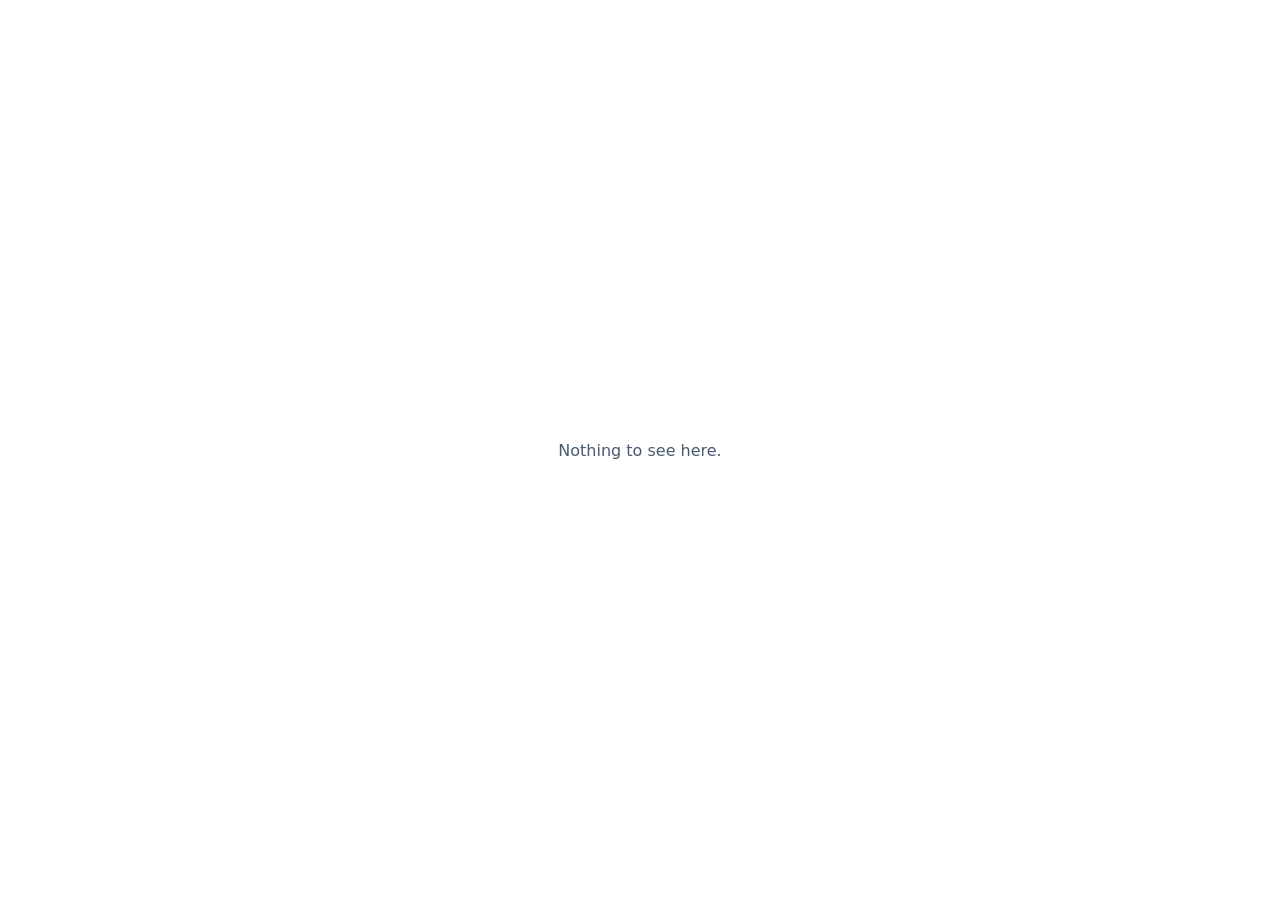
<file: index.html>
<!doctype html>
<html lang="en">
<head>
<meta charset="utf-8">
<meta name="viewport" content="width=device-width, initial-scale=1">
<meta name="robots" content="noindex, nofollow">
<title>Previews</title>
<style>body{margin:0;font-family:system-ui,sans-serif;display:grid;place-items:center;min-height:100vh;color:#4A5A70;background:#fff}</style>
</head>
<body>
<p>Nothing to see here.</p>
</body>
</html>
</file>
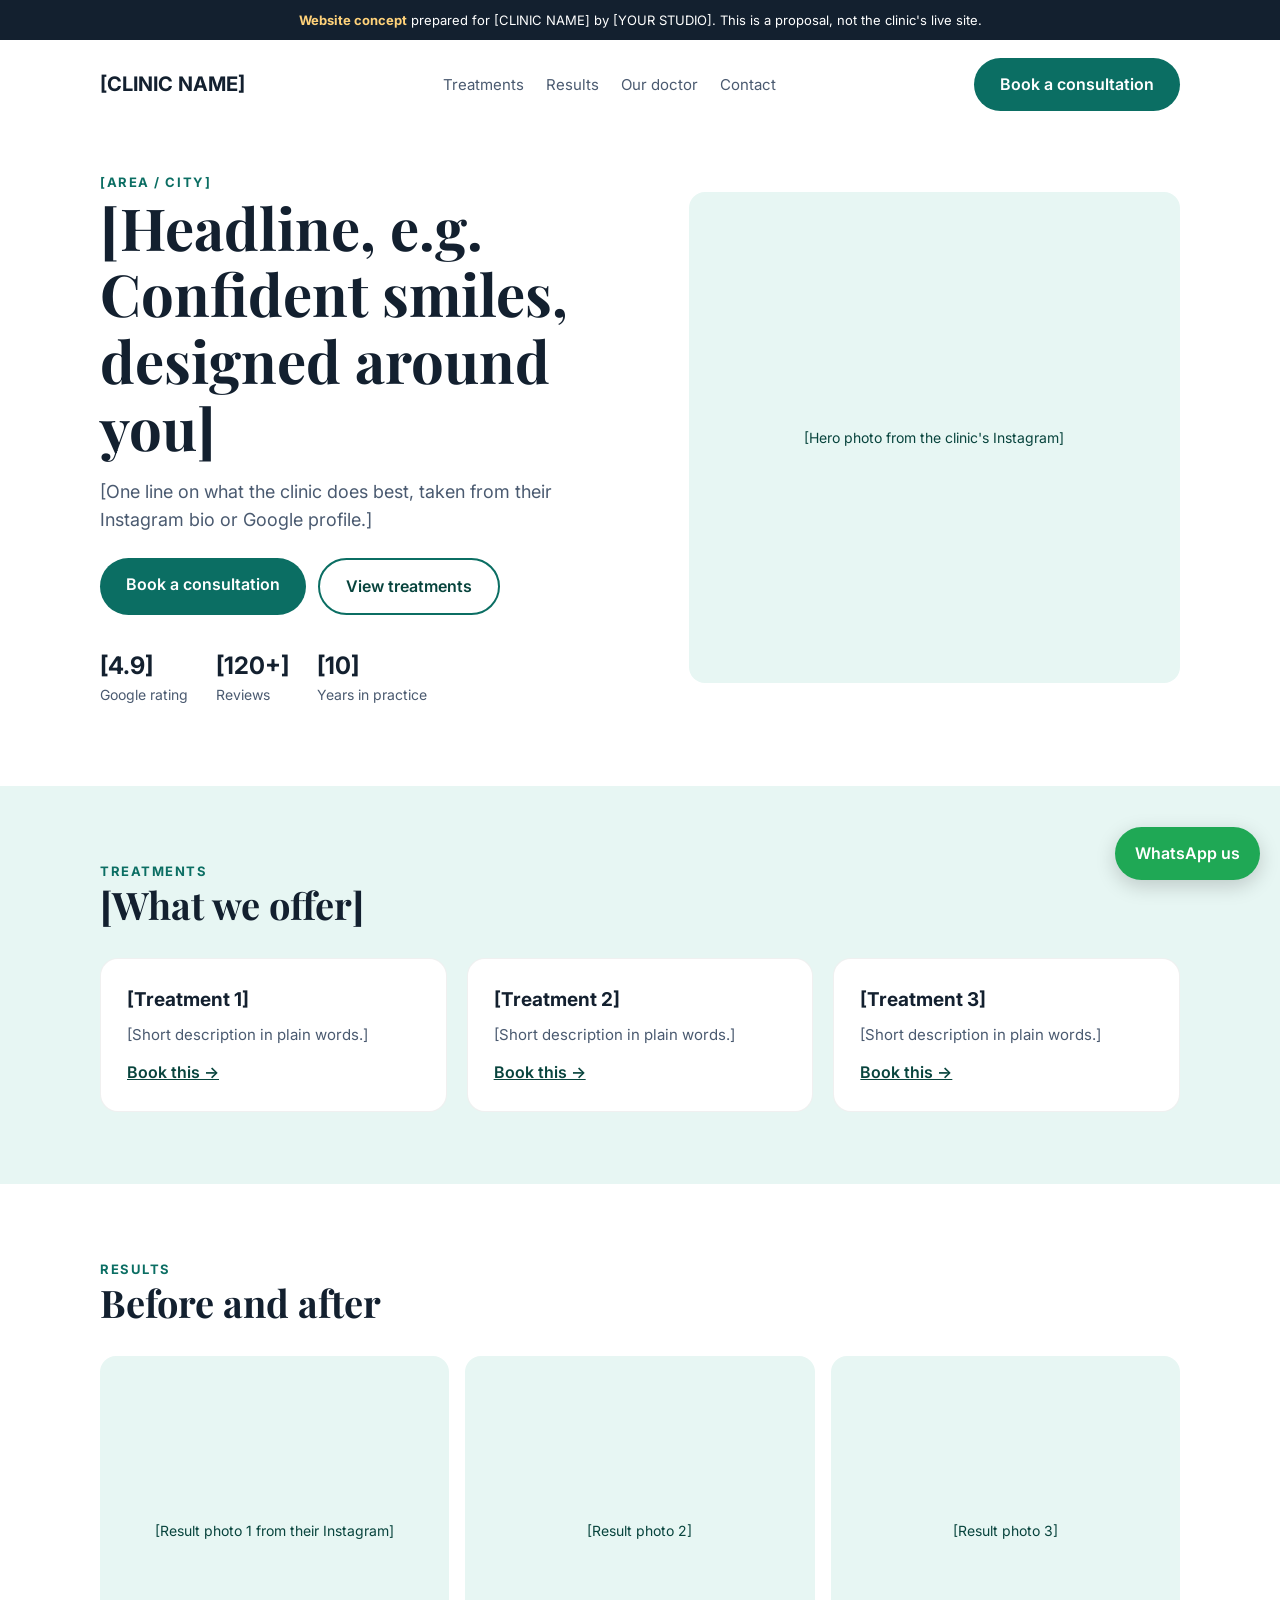
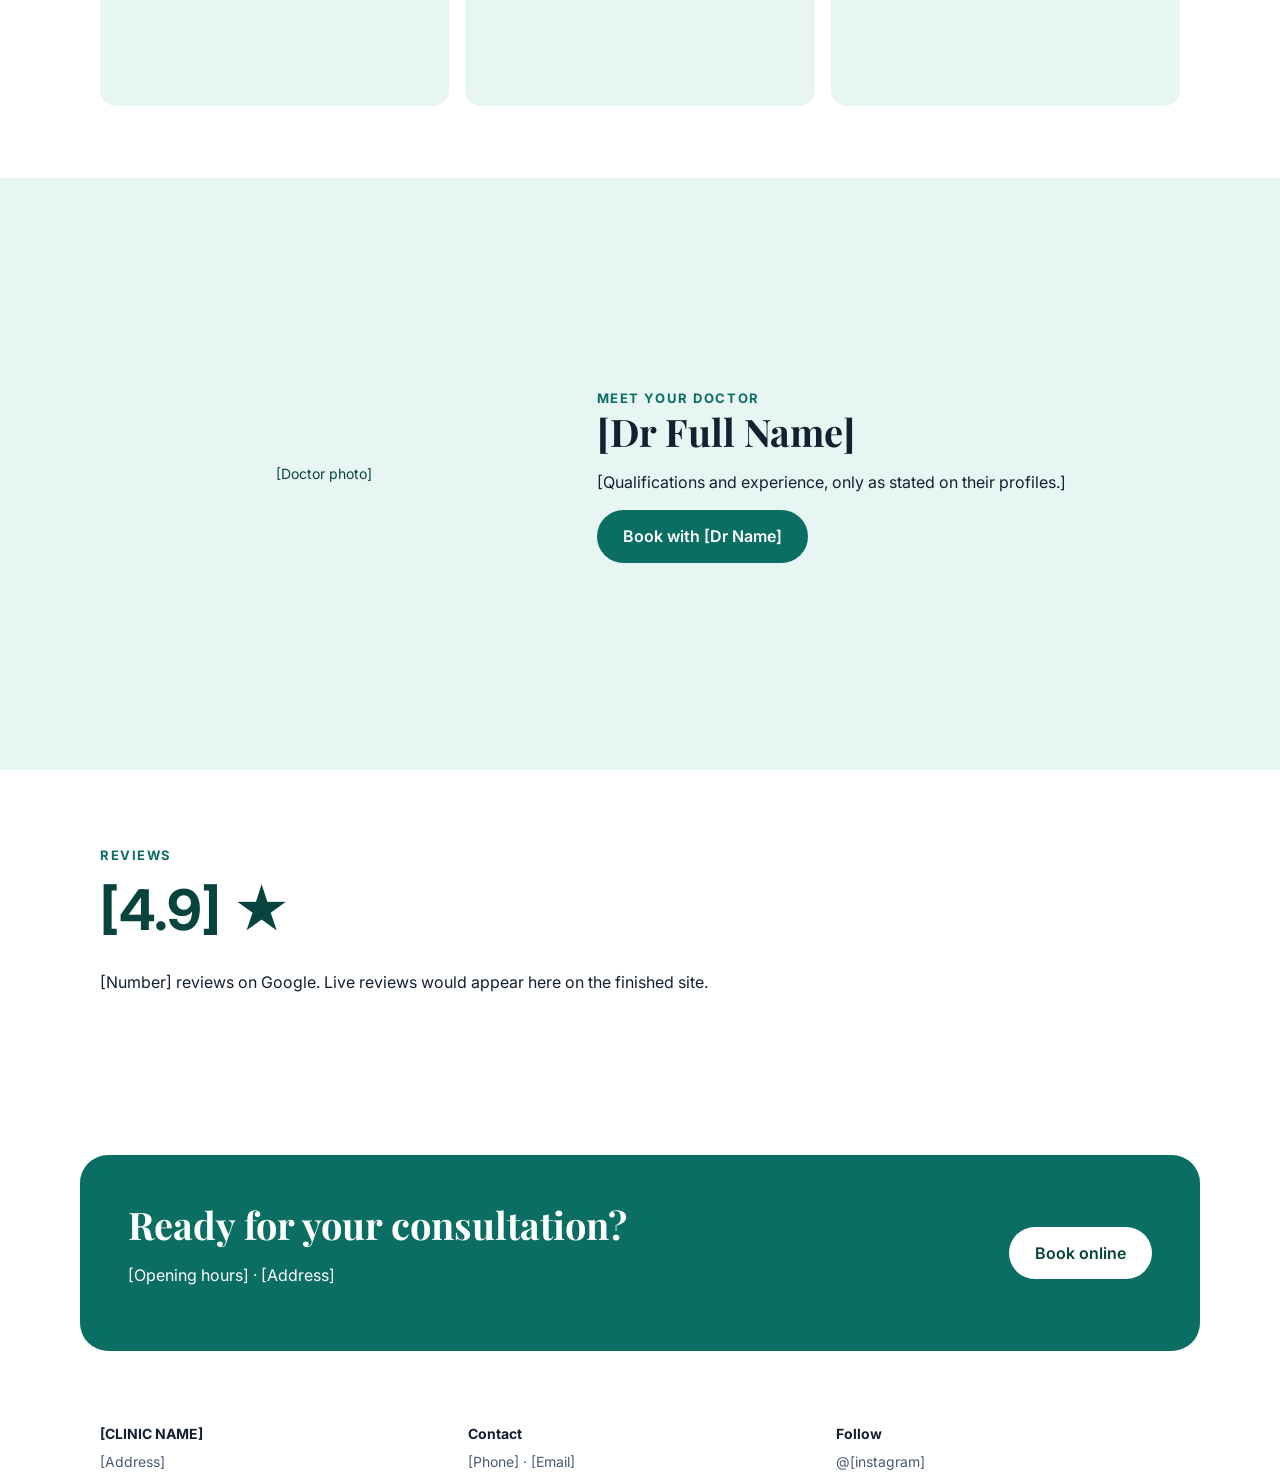
<file: _template/index.html>
<!doctype html>
<html lang="en">
<head>
<meta charset="utf-8">
<meta name="viewport" content="width=device-width, initial-scale=1">
<meta name="robots" content="noindex, nofollow">
<title>[CLINIC NAME] · Website concept</title>
<link rel="preconnect" href="https://fonts.googleapis.com">
<link rel="stylesheet" href="https://fonts.googleapis.com/css2?family=Inter:wght@400;500;600;700&family=Playfair+Display:wght@600;700&display=swap">
<style>
  /* ===== EDIT THESE PER CLINIC ===== */
  :root {
    --brand: #0B6E63;        /* clinic's main colour */
    --brand-dark: #08443D;   /* darker shade for text on light backgrounds */
    --brand-soft: #E7F6F3;   /* very light tint for section backgrounds */
    --ink: #13202F;
    --muted: #4A5A70;
    --bg: #FFFFFF;
  }
  /* ================================= */

  * { box-sizing: border-box; }
  body { margin: 0; font-family: Inter, system-ui, sans-serif; color: var(--ink); background: var(--bg); line-height: 1.55; }
  img { max-width: 100%; display: block; }
  a { color: inherit; }
  .wrap { max-width: 1120px; margin: 0 auto; padding: 0 20px; }
  h1, h2 { font-family: 'Playfair Display', Georgia, serif; line-height: 1.15; margin: 0; }
  h1 { font-size: clamp(34px, 6vw, 58px); }
  h2 { font-size: clamp(26px, 4vw, 38px); margin-bottom: 12px; }
  .eyebrow { font-size: 13px; font-weight: 700; letter-spacing: .12em; text-transform: uppercase; color: var(--brand); }
  .btn { display: inline-block; padding: 14px 26px; border-radius: 999px; font-weight: 600; text-decoration: none; min-height: 44px; }
  .btn-primary { background: var(--brand); color: #fff; }
  .btn-ghost { border: 2px solid var(--brand); color: var(--brand-dark); }
  section { padding: 72px 0; }

  .concept-banner { background: #13202F; color: #fff; text-align: center; font-size: 13px; padding: 10px 16px; }
  .concept-banner strong { color: #FFD27A; }

  nav { display: flex; align-items: center; justify-content: space-between; gap: 16px; padding: 18px 0; flex-wrap: wrap; }
  .logo { display: flex; align-items: center; gap: 10px; font-weight: 700; font-size: 20px; text-decoration: none; }
  .logo img { height: 44px; width: auto; }
  .nav-links { display: flex; gap: 22px; flex-wrap: wrap; font-size: 15px; }
  .nav-links a { text-decoration: none; color: var(--muted); }

  .hero { display: grid; grid-template-columns: 1.1fr 1fr; gap: 48px; align-items: center; padding-top: 40px; padding-bottom: 80px; }
  .hero p { font-size: 18px; color: var(--muted); max-width: 520px; }
  .hero-actions { display: flex; gap: 12px; flex-wrap: wrap; margin-top: 24px; }
  .hero-img { aspect-ratio: 4/5; border-radius: 24px; object-fit: cover; width: 100%; background: var(--brand-soft); }
  .trust { display: flex; gap: 28px; margin-top: 32px; flex-wrap: wrap; font-size: 14px; color: var(--muted); }
  .trust strong { display: block; font-size: 24px; color: var(--ink); }

  .soft { background: var(--brand-soft); }
  .grid-3 { display: grid; grid-template-columns: repeat(3, minmax(0, 1fr)); gap: 20px; margin-top: 32px; }
  .card { background: #fff; border-radius: 18px; padding: 26px; border: 1px solid rgba(0,0,0,.06); }
  .card h3 { margin: 0 0 8px; font-size: 19px; }
  .card p { margin: 0; color: var(--muted); font-size: 15px; }
  .card a { display: inline-block; margin-top: 14px; font-weight: 600; color: var(--brand-dark); }

  .gallery { display: grid; grid-template-columns: repeat(3, minmax(0, 1fr)); gap: 16px; margin-top: 32px; }
  .gallery img, .ph { aspect-ratio: 1; border-radius: 16px; object-fit: cover; width: 100%; }
  .ph { background: var(--brand-soft); display: grid; place-items: center; color: var(--brand-dark); font-size: 14px; text-align: center; padding: 12px; }

  .doctor { display: grid; grid-template-columns: 1fr 1.3fr; gap: 48px; align-items: center; }
  .doctor img, .doctor .ph { aspect-ratio: 1; border-radius: 24px; }

  .reviews-score { font-size: 56px; font-weight: 700; color: var(--brand-dark); }

  .cta { background: var(--brand); color: #fff; border-radius: 28px; padding: 48px; display: flex; justify-content: space-between; align-items: center; gap: 24px; flex-wrap: wrap; }
  .cta h2 { color: #fff; }
  .cta .btn { background: #fff; color: var(--brand-dark); }

  footer { padding: 40px 0 100px; color: var(--muted); font-size: 14px; display: grid; grid-template-columns: repeat(3, minmax(0, 1fr)); gap: 24px; }
  footer strong { color: var(--ink); display: block; margin-bottom: 6px; }

  .wa { position: fixed; right: 20px; bottom: 20px; background: #1FA855; color: #fff; padding: 14px 20px; border-radius: 999px; font-weight: 600; text-decoration: none; box-shadow: 0 6px 20px rgba(0,0,0,.18); display: flex; gap: 8px; align-items: center; }

  @media (max-width: 820px) {
    .hero, .doctor { grid-template-columns: 1fr; }
    .grid-3, footer { grid-template-columns: 1fr; }
    .gallery { grid-template-columns: repeat(2, minmax(0, 1fr)); }
    .nav-links { display: none; }
    section { padding: 52px 0; }
    .cta { padding: 32px; }
  }
</style>
</head>
<body>

<div class="concept-banner"><strong>Website concept</strong> prepared for [CLINIC NAME] by [YOUR STUDIO]. This is a proposal, not the clinic's live site.</div>

<header class="wrap">
  <nav>
    <a class="logo" href="#top">
      <!-- Replace with the clinic's logo: <img src="logo.png" alt="[CLINIC NAME] logo"> -->
      [CLINIC NAME]
    </a>
    <div class="nav-links">
      <a href="#treatments">Treatments</a>
      <a href="#results">Results</a>
      <a href="#doctor">Our doctor</a>
      <a href="#contact">Contact</a>
    </div>
    <a class="btn btn-primary" href="#contact">Book a consultation</a>
  </nav>
</header>

<main id="top">
  <div class="wrap hero">
    <div>
      <span class="eyebrow">[AREA / CITY]</span>
      <h1>[Headline, e.g. Confident smiles, designed around you]</h1>
      <p>[One line on what the clinic does best, taken from their Instagram bio or Google profile.]</p>
      <div class="hero-actions">
        <a class="btn btn-primary" href="#contact">Book a consultation</a>
        <a class="btn btn-ghost" href="#treatments">View treatments</a>
      </div>
      <div class="trust">
        <div><strong>[4.9]</strong>Google rating</div>
        <div><strong>[120+]</strong>Reviews</div>
        <div><strong>[10]</strong>Years in practice</div>
      </div>
    </div>
    <!-- Replace with their best photo: <img class="hero-img" src="hero.jpg" alt="Inside [CLINIC NAME]"> -->
    <div class="hero-img ph">[Hero photo from the clinic's Instagram]</div>
  </div>

  <section class="soft" id="treatments">
    <div class="wrap">
      <span class="eyebrow">Treatments</span>
      <h2>[What we offer]</h2>
      <div class="grid-3">
        <div class="card"><h3>[Treatment 1]</h3><p>[Short description in plain words.]</p><a href="#contact">Book this →</a></div>
        <div class="card"><h3>[Treatment 2]</h3><p>[Short description in plain words.]</p><a href="#contact">Book this →</a></div>
        <div class="card"><h3>[Treatment 3]</h3><p>[Short description in plain words.]</p><a href="#contact">Book this →</a></div>
      </div>
    </div>
  </section>

  <section id="results">
    <div class="wrap">
      <span class="eyebrow">Results</span>
      <h2>Before and after</h2>
      <div class="gallery">
        <div class="ph">[Result photo 1 from their Instagram]</div>
        <div class="ph">[Result photo 2]</div>
        <div class="ph">[Result photo 3]</div>
      </div>
    </div>
  </section>

  <section class="soft" id="doctor">
    <div class="wrap doctor">
      <div class="ph">[Doctor photo]</div>
      <div>
        <span class="eyebrow">Meet your doctor</span>
        <h2>[Dr Full Name]</h2>
        <p>[Qualifications and experience, only as stated on their profiles.]</p>
        <a class="btn btn-primary" href="#contact">Book with [Dr Name]</a>
      </div>
    </div>
  </section>

  <section>
    <div class="wrap">
      <span class="eyebrow">Reviews</span>
      <div class="reviews-score">[4.9] ★</div>
      <p>[Number] reviews on Google. Live reviews would appear here on the finished site.</p>
    </div>
  </section>

  <section id="contact">
    <div class="wrap cta">
      <div>
        <h2>Ready for your consultation?</h2>
        <p>[Opening hours] · [Address]</p>
      </div>
      <a class="btn" href="#">Book online</a>
    </div>
  </section>
</main>

<footer class="wrap">
  <div><strong>[CLINIC NAME]</strong>[Address]</div>
  <div><strong>Contact</strong>[Phone] · [Email]</div>
  <div><strong>Follow</strong>@[instagram]</div>
</footer>

<a class="wa" href="#" aria-label="Chat on WhatsApp">WhatsApp us</a>

</body>
</html>
</file>
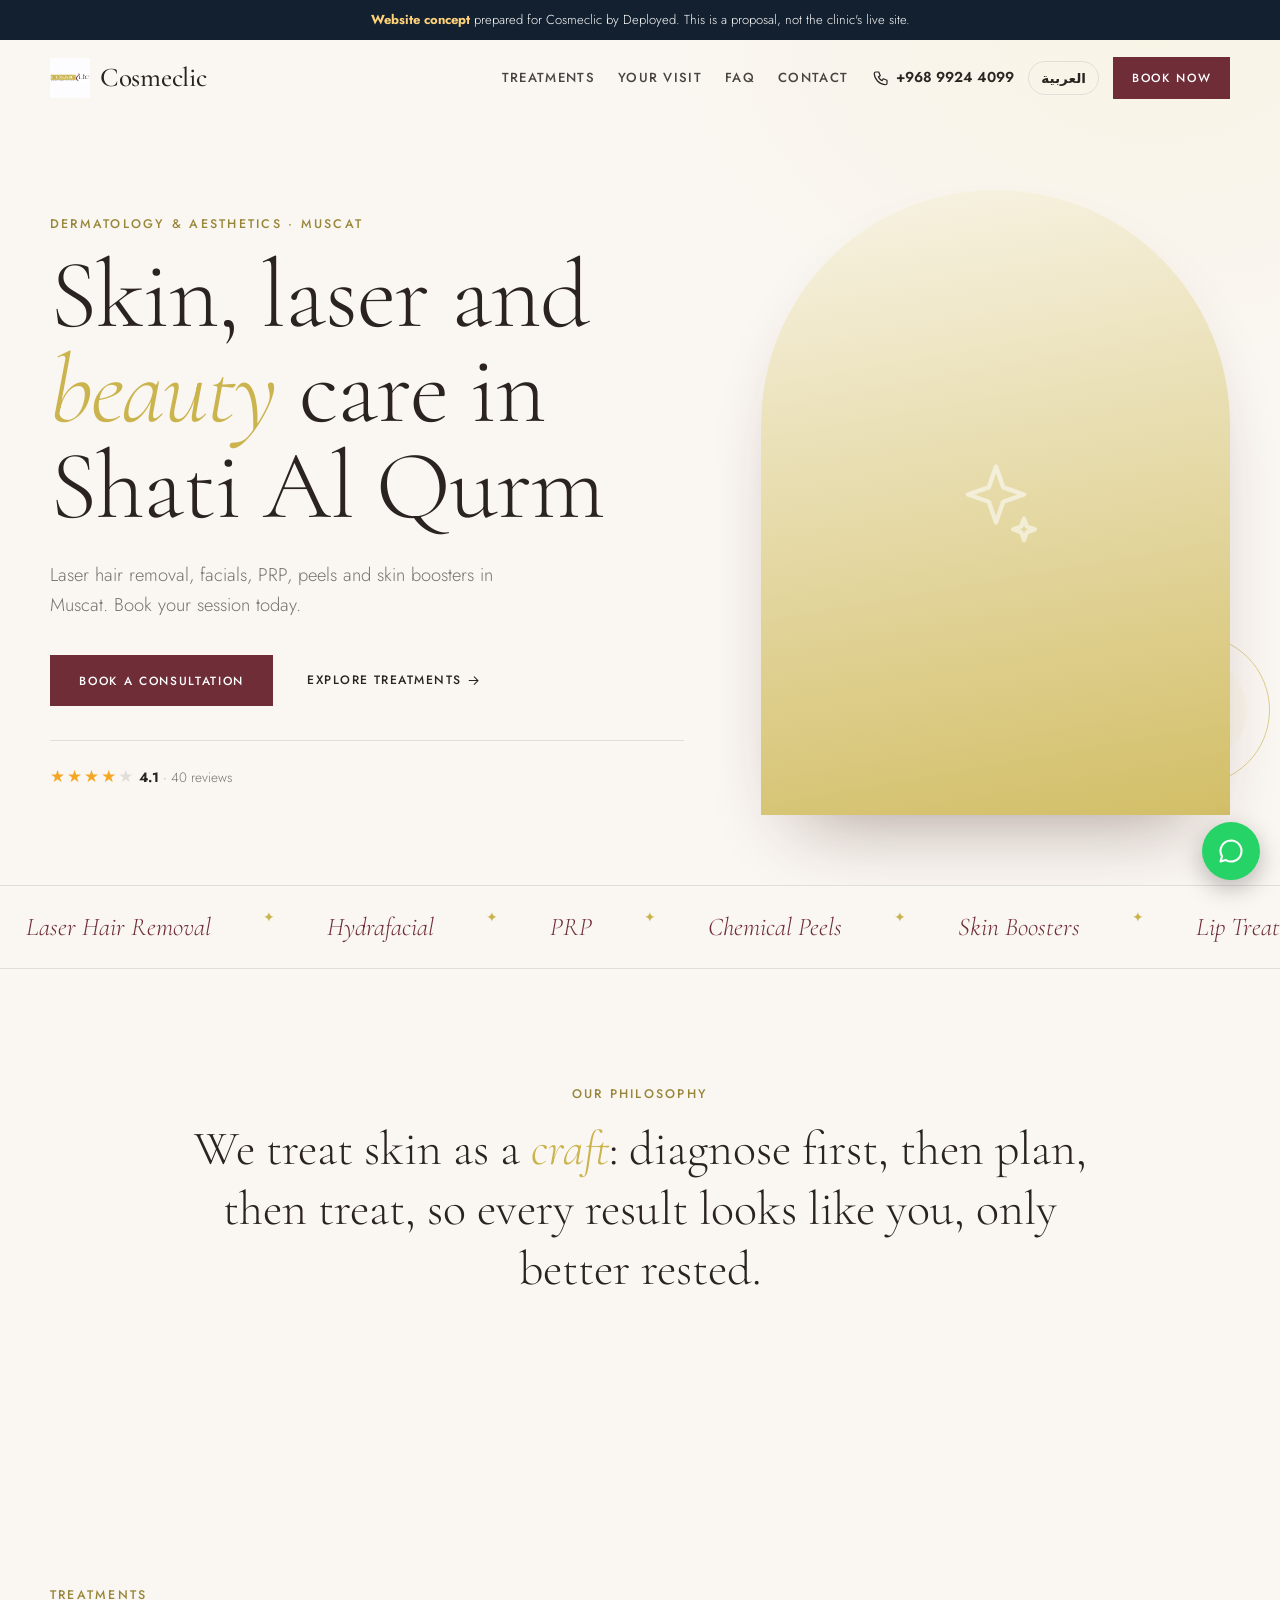
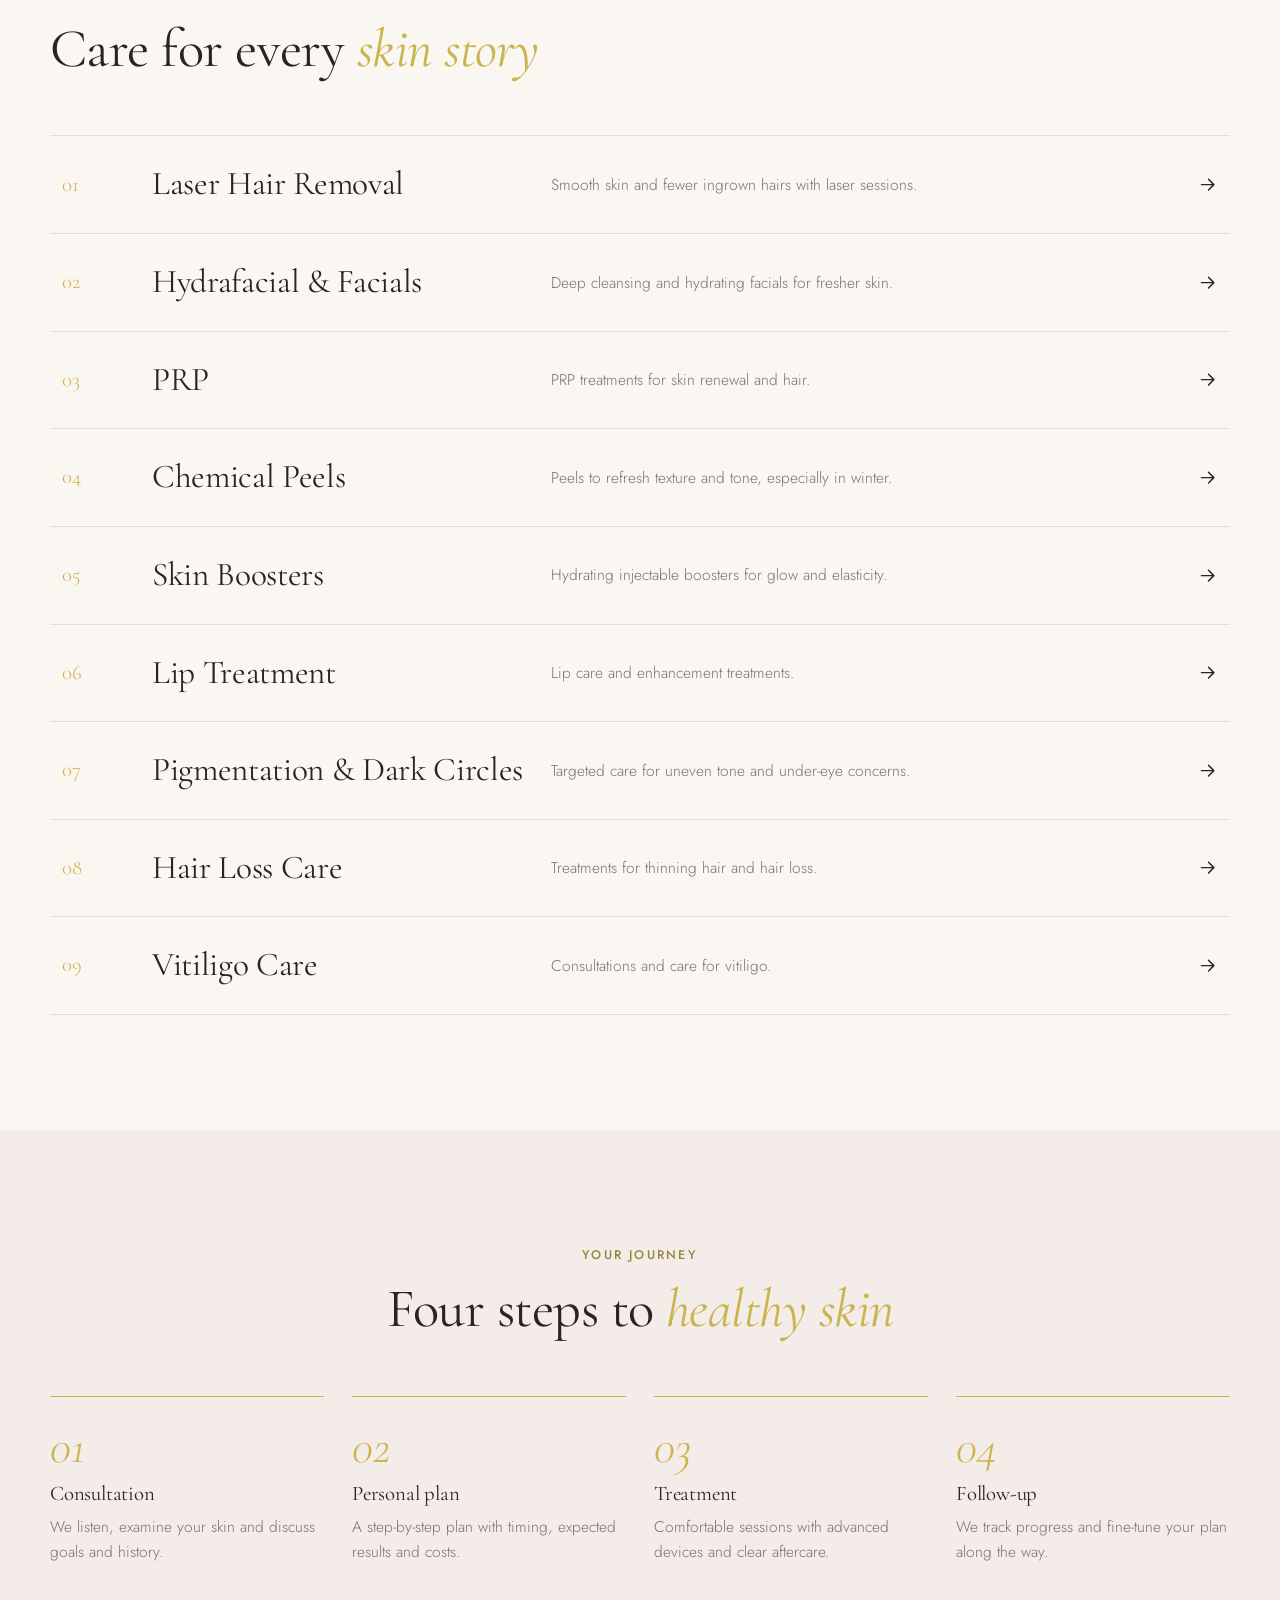
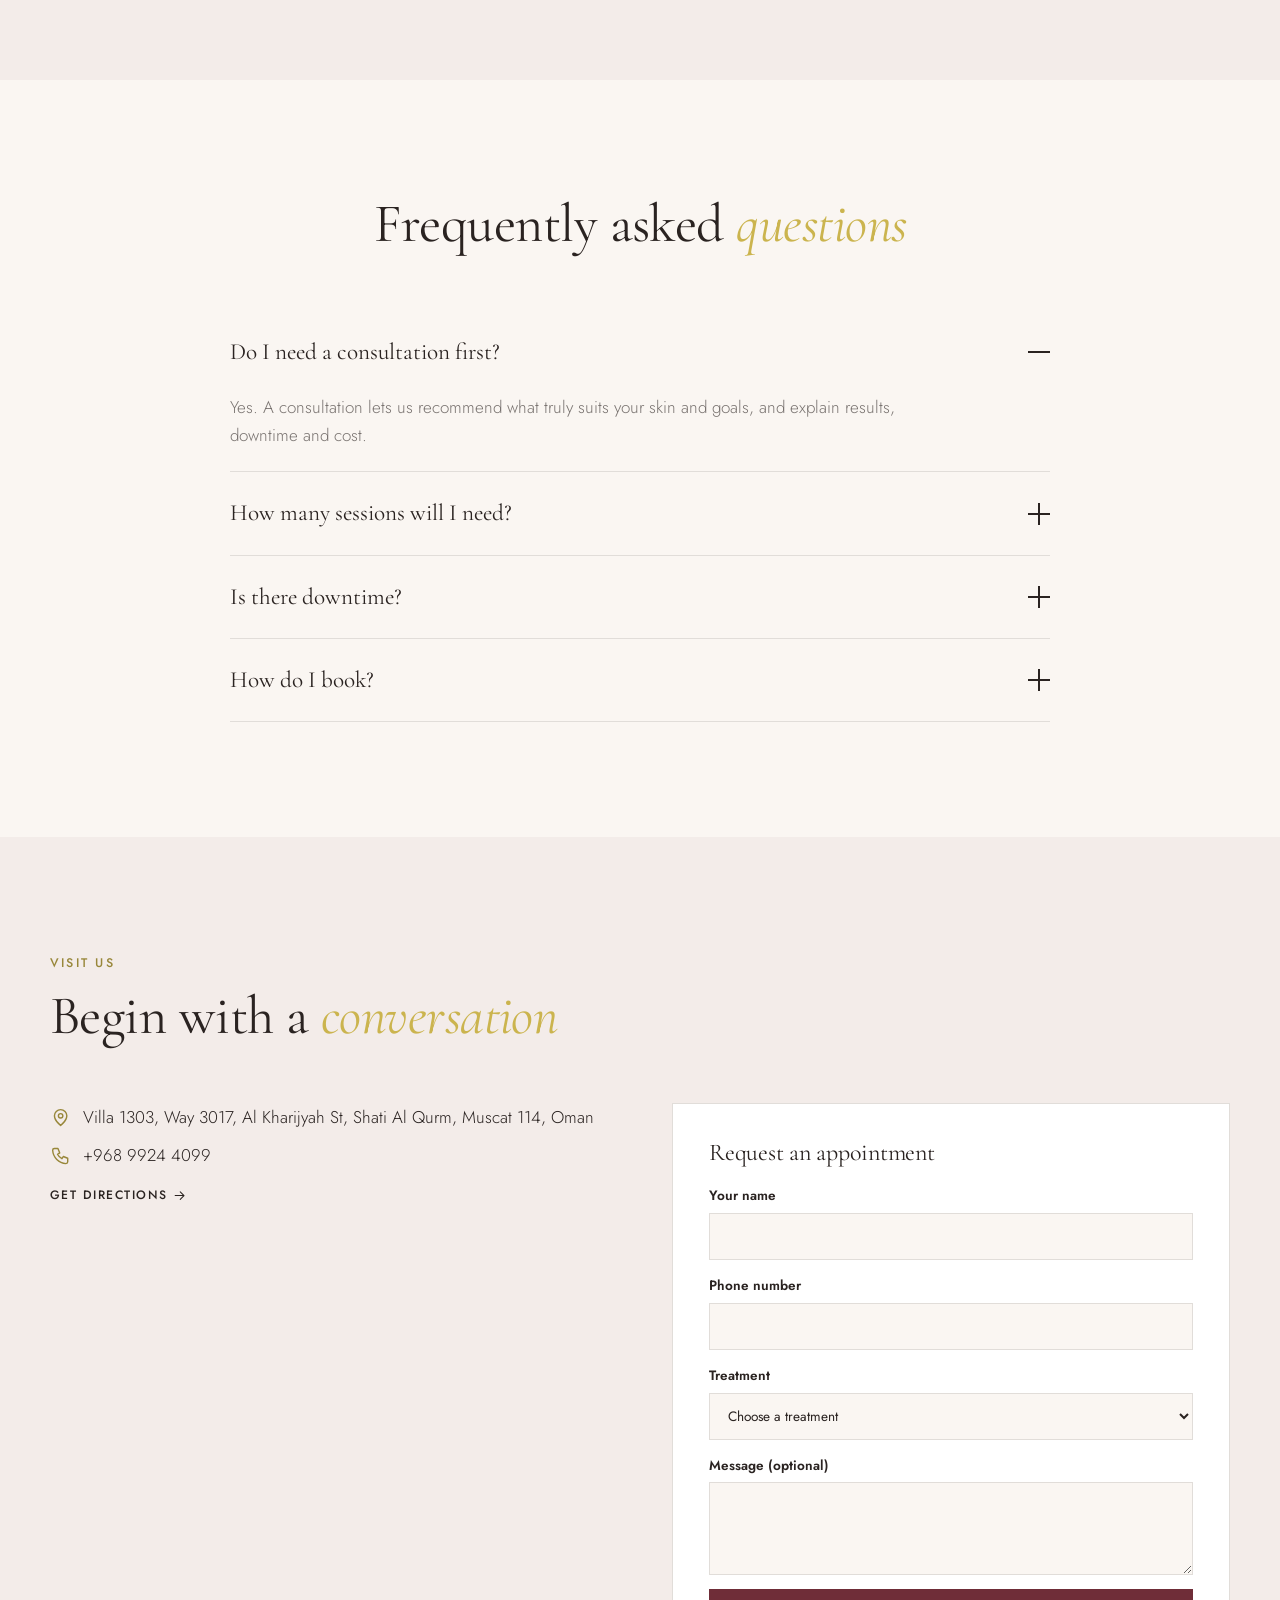
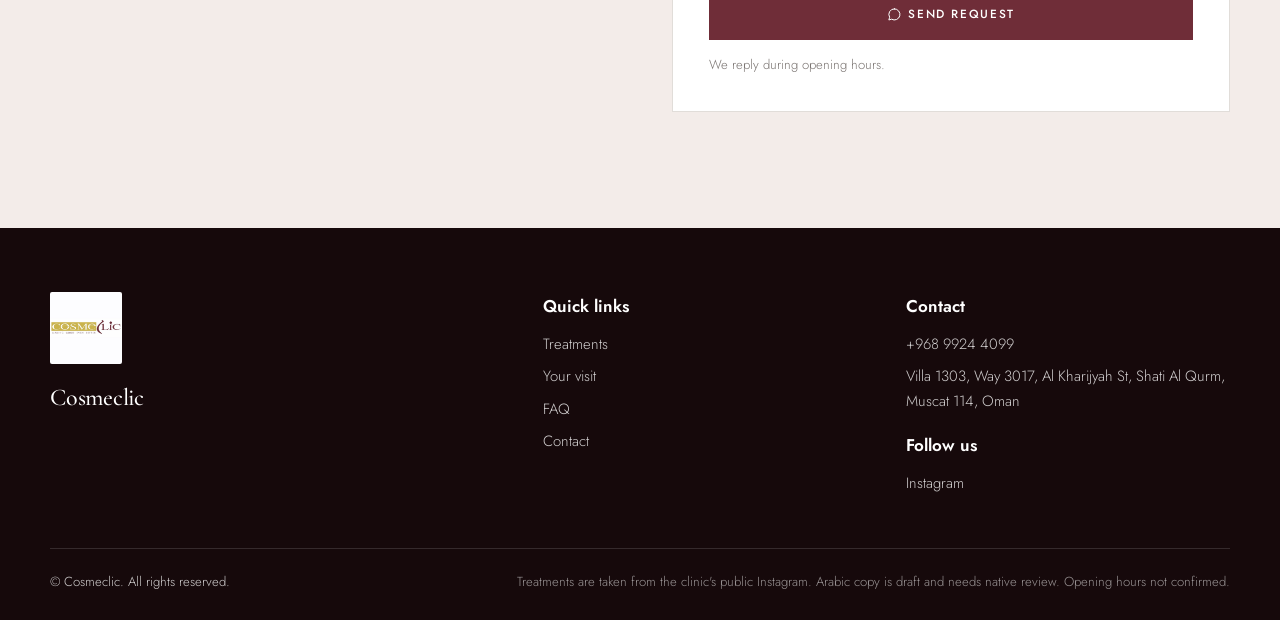
<file: cosmeclic-l3jq/index.html>
<!doctype html>
<html lang="en" dir="ltr" data-template="aesthetic">
<head>
<meta charset="utf-8">
<meta name="viewport" content="width=device-width,initial-scale=1">
<meta name="robots" content="noindex, nofollow">
<title>Cosmeclic | Dermatology &amp; aesthetic clinic in Muscat</title>
<meta name="description" content="Cosmeclic offers medical-grade skin, laser and aesthetic treatments in Muscat. Personalised plans from experienced specialists. Book a consultation.">
<meta name="theme-color" content="#6F2D38">
<meta property="og:title" content="Cosmeclic | Dermatology &amp; aesthetic clinic in Muscat">
<meta property="og:description" content="Cosmeclic offers medical-grade skin, laser and aesthetic treatments in Muscat. Personalised plans from experienced specialists. Book a consultation.">
<link rel="alternate" hreflang="ar" href="ar/"><link rel="preconnect" href="https://fonts.googleapis.com">
<link rel="preconnect" href="https://fonts.gstatic.com" crossorigin>
<link rel="stylesheet" href="https://fonts.googleapis.com/css2?family=Cormorant+Garamond:ital,wght@0,300;0,400;0,500;0,600;1,300;1,400;1,500&amp;family=Jost:wght@300;400;500;600&amp;display=swap">
<style>:root{ --primary:#6F2D38;--primary-deep:#481d24;--primary-soft:#f1eaeb;--primary-mid:#d4c0c3;--primary-ink:#ffffff;--accent:#CBB44E;--accent-deep:#98873a;--accent-soft:#f8f4e6;--accent-ink:#14181c;--ink:#2a2321;--muted:#797370;--line:#e1ddd9;--bg:#faf6f2;--bg-alt:#f3ece9;--night:#16090b;--night-2:#260f13;--font-display:'Cormorant Garamond',Georgia,serif;--font-body:'Jost',system-ui,sans-serif; }</style>
<link rel="stylesheet" href="assets/base.css">
<link rel="stylesheet" href="assets/style.css">
<script>document.documentElement.classList.add('js')</script>
<script type="application/ld+json">{"@context": "https://schema.org", "@type": "MedicalClinic", "name": "Cosmeclic", "telephone": "+968 9924 4099", "address": {"@type": "PostalAddress", "streetAddress": "Villa 1303, Way 3017, Al Kharijyah St, Shati Al Qurm, Muscat 114, Oman", "addressLocality": "Muscat", "addressCountry": "Oman"}, "aggregateRating": {"@type": "AggregateRating", "ratingValue": "4.1", "reviewCount": "40"}}</script>
</head>
<body>
<a class="skip" href="#main">Skip to content</a>
<div class="concept-banner"><strong>Website concept</strong> prepared for Cosmeclic by Deployed. This is a proposal, not the clinic&#39;s live site.</div>

<header class="site-header" data-header>
  <div class="wrap bar">
    <a class="brand" href="./" aria-label="Cosmeclic">
<img class="brand-logo" src="media/logo.png" alt="">      <span class="brand-name">Cosmeclic</span>
    </a>
    <nav class="nav" id="nav" aria-label="Main">
<a href="#services">Treatments</a><a href="#journey">Your visit</a><a href="#faq">FAQ</a><a href="#contact">Contact</a>    </nav>
    <div class="actions">
<a class="tel" href="tel:96899244099" dir="ltr"><svg class="ic " viewBox="0 0 24 24" aria-hidden="true" fill="none" stroke="currentColor" stroke-width="1.6" stroke-linecap="round" stroke-linejoin="round"><path d="M5 4h4l2 5-2.5 1.5a11 11 0 005 5L15 13l5 2v4a2 2 0 01-2 2A16 16 0 013 6a2 2 0 012-2z"/></svg><span>+968 9924 4099</span></a><a class="lang" href="ar/" hreflang="ar" lang="ar">العربية</a>      <a class="btn btn-primary btn-sm" href="#contact">Book now</a>
      <button class="burger" type="button" aria-label="Menu" aria-expanded="false" aria-controls="nav" data-burger><span></span><span></span></button>
    </div>
  </div>
</header>

<main id="main">
<section class="hero" id="top">
  <div class="wrap hero-grid">
    <div class="hero-copy">
      <p class="eyebrow">Dermatology &amp; aesthetics · Muscat</p>
      <h1>Skin, laser and <em>beauty</em> care in Shati Al Qurm</h1>
      <p class="hero-text">Laser hair removal, facials, PRP, peels and skin boosters in Muscat. Book your session today.</p>
      <div class="hero-cta">
        <a class="btn btn-primary" href="#contact">Book a consultation</a>
        <a class="link-arrow" href="#services">Explore treatments <svg class="ic " viewBox="0 0 24 24" aria-hidden="true" fill="none" stroke="currentColor" stroke-width="1.6" stroke-linecap="round" stroke-linejoin="round"><path d="M5 12h14M13 6l6 6-6 6"/></svg></a>
      </div>
      <div class="hero-meta">
<span><span class="stars" role="img" aria-label="4.1 / 5"><span class="on">★</span><span class="on">★</span><span class="on">★</span><span class="on">★</span><span class="">★</span></span> <b>4.1</b> · 40 reviews</span>      </div>
    </div>
    <div class="hero-art">
      <div class="arch"><div class="ph arch-img" role="img" aria-label="Cosmeclic"><svg class="ic " viewBox="0 0 24 24" aria-hidden="true" fill="none" stroke="currentColor" stroke-width="1.6" stroke-linecap="round" stroke-linejoin="round"><path d="M12 3l1.8 5.2L19 10l-5.2 1.8L12 17l-1.8-5.2L5 10l5.2-1.8z"/><path d="M19 16l.7 2 2 .7-2 .7-.7 2-.7-2-2-.7 2-.7z"/></svg></div></div>
      <div class="orb" aria-hidden="true"></div>
    </div>
  </div>
</section>

<div class="ticker" aria-hidden="true"><div class="ticker-track">
<span>Laser Hair Removal</span><i>✦</i><span>Hydrafacial</span><i>✦</i><span>PRP</span><i>✦</i><span>Chemical Peels</span><i>✦</i><span>Skin Boosters</span><i>✦</i><span>Lip Treatment</span><i>✦</i><span>Pigmentation</span><i>✦</i><span>Hair Loss</span><i>✦</i><span>Vitiligo</span><i>✦</i><span>Laser Hair Removal</span><i>✦</i><span>Hydrafacial</span><i>✦</i><span>PRP</span><i>✦</i><span>Chemical Peels</span><i>✦</i><span>Skin Boosters</span><i>✦</i><span>Lip Treatment</span><i>✦</i><span>Pigmentation</span><i>✦</i><span>Hair Loss</span><i>✦</i><span>Vitiligo</span><i>✦</i></div></div>

<section class="sec intro">
  <div class="wrap narrow">
    <p class="eyebrow center">Our philosophy</p>
    <p class="intro-text reveal">We treat skin as a <em>craft</em>: diagnose first, then plan, then treat, so every result looks like you, only better rested.</p>
  </div>
</section>


<section class="sec" id="services">
  <div class="wrap">
    <div class="sec-head reveal ">
<p class="eyebrow">Treatments</p>  <h2>Care for every <em>skin story</em></h2>
</div>
    <ol class="svc-list">
      <li class="reveal">
        <a href="#contact" class="svc-row">
          <span class="svc-n">01</span>
          <span class="svc-t"><h3>Laser Hair Removal</h3></span>
          <span class="svc-d">Smooth skin and fewer ingrown hairs with laser sessions.</span>
          <span class="svc-go"><svg class="ic " viewBox="0 0 24 24" aria-hidden="true" fill="none" stroke="currentColor" stroke-width="1.6" stroke-linecap="round" stroke-linejoin="round"><path d="M5 12h14M13 6l6 6-6 6"/></svg></span>
        </a>
      </li>
      <li class="reveal">
        <a href="#contact" class="svc-row">
          <span class="svc-n">02</span>
          <span class="svc-t"><h3>Hydrafacial &amp; Facials</h3></span>
          <span class="svc-d">Deep cleansing and hydrating facials for fresher skin.</span>
          <span class="svc-go"><svg class="ic " viewBox="0 0 24 24" aria-hidden="true" fill="none" stroke="currentColor" stroke-width="1.6" stroke-linecap="round" stroke-linejoin="round"><path d="M5 12h14M13 6l6 6-6 6"/></svg></span>
        </a>
      </li>
      <li class="reveal">
        <a href="#contact" class="svc-row">
          <span class="svc-n">03</span>
          <span class="svc-t"><h3>PRP</h3></span>
          <span class="svc-d">PRP treatments for skin renewal and hair.</span>
          <span class="svc-go"><svg class="ic " viewBox="0 0 24 24" aria-hidden="true" fill="none" stroke="currentColor" stroke-width="1.6" stroke-linecap="round" stroke-linejoin="round"><path d="M5 12h14M13 6l6 6-6 6"/></svg></span>
        </a>
      </li>
      <li class="reveal">
        <a href="#contact" class="svc-row">
          <span class="svc-n">04</span>
          <span class="svc-t"><h3>Chemical Peels</h3></span>
          <span class="svc-d">Peels to refresh texture and tone, especially in winter.</span>
          <span class="svc-go"><svg class="ic " viewBox="0 0 24 24" aria-hidden="true" fill="none" stroke="currentColor" stroke-width="1.6" stroke-linecap="round" stroke-linejoin="round"><path d="M5 12h14M13 6l6 6-6 6"/></svg></span>
        </a>
      </li>
      <li class="reveal">
        <a href="#contact" class="svc-row">
          <span class="svc-n">05</span>
          <span class="svc-t"><h3>Skin Boosters</h3></span>
          <span class="svc-d">Hydrating injectable boosters for glow and elasticity.</span>
          <span class="svc-go"><svg class="ic " viewBox="0 0 24 24" aria-hidden="true" fill="none" stroke="currentColor" stroke-width="1.6" stroke-linecap="round" stroke-linejoin="round"><path d="M5 12h14M13 6l6 6-6 6"/></svg></span>
        </a>
      </li>
      <li class="reveal">
        <a href="#contact" class="svc-row">
          <span class="svc-n">06</span>
          <span class="svc-t"><h3>Lip Treatment</h3></span>
          <span class="svc-d">Lip care and enhancement treatments.</span>
          <span class="svc-go"><svg class="ic " viewBox="0 0 24 24" aria-hidden="true" fill="none" stroke="currentColor" stroke-width="1.6" stroke-linecap="round" stroke-linejoin="round"><path d="M5 12h14M13 6l6 6-6 6"/></svg></span>
        </a>
      </li>
      <li class="reveal">
        <a href="#contact" class="svc-row">
          <span class="svc-n">07</span>
          <span class="svc-t"><h3>Pigmentation &amp; Dark Circles</h3></span>
          <span class="svc-d">Targeted care for uneven tone and under-eye concerns.</span>
          <span class="svc-go"><svg class="ic " viewBox="0 0 24 24" aria-hidden="true" fill="none" stroke="currentColor" stroke-width="1.6" stroke-linecap="round" stroke-linejoin="round"><path d="M5 12h14M13 6l6 6-6 6"/></svg></span>
        </a>
      </li>
      <li class="reveal">
        <a href="#contact" class="svc-row">
          <span class="svc-n">08</span>
          <span class="svc-t"><h3>Hair Loss Care</h3></span>
          <span class="svc-d">Treatments for thinning hair and hair loss.</span>
          <span class="svc-go"><svg class="ic " viewBox="0 0 24 24" aria-hidden="true" fill="none" stroke="currentColor" stroke-width="1.6" stroke-linecap="round" stroke-linejoin="round"><path d="M5 12h14M13 6l6 6-6 6"/></svg></span>
        </a>
      </li>
      <li class="reveal">
        <a href="#contact" class="svc-row">
          <span class="svc-n">09</span>
          <span class="svc-t"><h3>Vitiligo Care</h3></span>
          <span class="svc-d">Consultations and care for vitiligo.</span>
          <span class="svc-go"><svg class="ic " viewBox="0 0 24 24" aria-hidden="true" fill="none" stroke="currentColor" stroke-width="1.6" stroke-linecap="round" stroke-linejoin="round"><path d="M5 12h14M13 6l6 6-6 6"/></svg></span>
        </a>
      </li>
    </ol>
  </div>
</section>

<section class="sec tint" id="journey">
  <div class="wrap">
    <div class="sec-head reveal center">
<p class="eyebrow">Your journey</p>  <h2>Four steps to <em>healthy skin</em></h2>
</div>
    <ol class="journey journey-line">
  <li class="jstep reveal">
    <span class="jnum">01</span>
    <h3>Consultation</h3>
    <p>We listen, examine your skin and discuss goals and history.</p>
  </li>
  <li class="jstep reveal">
    <span class="jnum">02</span>
    <h3>Personal plan</h3>
    <p>A step-by-step plan with timing, expected results and costs.</p>
  </li>
  <li class="jstep reveal">
    <span class="jnum">03</span>
    <h3>Treatment</h3>
    <p>Comfortable sessions with advanced devices and clear aftercare.</p>
  </li>
  <li class="jstep reveal">
    <span class="jnum">04</span>
    <h3>Follow-up</h3>
    <p>We track progress and fine-tune your plan along the way.</p>
  </li>
</ol>
  </div>
</section>






<section class="sec" id="faq">
  <div class="wrap">
    <div class="sec-head reveal center">
  <h2>Frequently asked <em>questions</em></h2>
</div>
    <div class="faq">
  <details class="faq-item reveal" open>
    <summary>Do I need a consultation first?<span class="faq-plus" aria-hidden="true"></span></summary>
    <div class="faq-a"><p>Yes. A consultation lets us recommend what truly suits your skin and goals, and explain results, downtime and cost.</p></div>
  </details>
  <details class="faq-item reveal" >
    <summary>How many sessions will I need?<span class="faq-plus" aria-hidden="true"></span></summary>
    <div class="faq-a"><p>It depends on the treatment and your skin. We&#39;ll give you an estimate at your consultation.</p></div>
  </details>
  <details class="faq-item reveal" >
    <summary>Is there downtime?<span class="faq-plus" aria-hidden="true"></span></summary>
    <div class="faq-a"><p>Many treatments have little or none. We&#39;ll tell you what to expect and how to care for your skin afterwards.</p></div>
  </details>
  <details class="faq-item reveal" >
    <summary>How do I book?<span class="faq-plus" aria-hidden="true"></span></summary>
    <div class="faq-a"><p>Use the form below, message us on WhatsApp or call, and we&#39;ll confirm a time.</p></div>
  </details>
</div>
  </div>
</section>

<section class="sec tint" id="contact">
  <div class="wrap">
    <div class="sec-head reveal ">
<p class="eyebrow">Visit us</p>  <h2>Begin with a <em>conversation</em></h2>
</div>
    <div class="contact-grid">
  <div class="contact-info reveal">
    <div class="loc">
<p class="loc-row"><svg class="ic " viewBox="0 0 24 24" aria-hidden="true" fill="none" stroke="currentColor" stroke-width="1.6" stroke-linecap="round" stroke-linejoin="round"><path d="M12 21s7-6.2 7-11a7 7 0 10-14 0c0 4.8 7 11 7 11z"/><circle cx="12" cy="10" r="2.5"/></svg><span>Villa 1303, Way 3017, Al Kharijyah St, Shati Al Qurm, Muscat 114, Oman</span></p><p class="loc-row"><svg class="ic " viewBox="0 0 24 24" aria-hidden="true" fill="none" stroke="currentColor" stroke-width="1.6" stroke-linecap="round" stroke-linejoin="round"><path d="M5 4h4l2 5-2.5 1.5a11 11 0 005 5L15 13l5 2v4a2 2 0 01-2 2A16 16 0 013 6a2 2 0 012-2z"/></svg><a href="tel:96899244099" dir="ltr">+968 9924 4099</a></p><a class="link-arrow" href="https://maps.app.goo.gl/HEgErg51XqEyMbrY6" target="_blank" rel="noopener">Get directions <svg class="ic " viewBox="0 0 24 24" aria-hidden="true" fill="none" stroke="currentColor" stroke-width="1.6" stroke-linecap="round" stroke-linejoin="round"><path d="M5 12h14M13 6l6 6-6 6"/></svg></a>    </div>
  </div>
  <form class="form reveal" data-wa-form="96899244099" data-msg="Hello Cosmeclic, I&#39;d like to book an appointment. Name: {n}. Phone: {p}. Treatment: {s}. {m}" data-live="false" data-demo-note="This is a website concept, so the form is not connected.">
    <h3>Request an appointment</h3>
    <label><span>Your name</span><input name="n" required autocomplete="name"></label>
    <label><span>Phone number</span><input name="p" type="tel" required autocomplete="tel" dir="ltr"></label>
    <label><span>Treatment</span>
      <select name="s"><option value="">Choose a treatment</option><option>Laser Hair Removal</option><option>Hydrafacial &amp; Facials</option><option>PRP</option><option>Chemical Peels</option><option>Skin Boosters</option><option>Lip Treatment</option><option>Pigmentation &amp; Dark Circles</option><option>Hair Loss Care</option><option>Vitiligo Care</option></select>
    </label>
    <label><span>Message (optional)</span><textarea name="m" rows="3"></textarea></label>
    <button class="btn btn-primary" type="submit"><svg class="ic " viewBox="0 0 24 24" aria-hidden="true" fill="none" stroke="currentColor" stroke-width="1.6" stroke-linecap="round" stroke-linejoin="round"><path d="M12 3a9 9 0 00-7.7 13.6L3 21l4.5-1.2A9 9 0 1012 3z"/></svg> Send request</button>
    <p class="fine form-status" role="status">We reply during opening hours.</p>
  </form>
</div>
  </div>
</section>
</main>

<footer class="site-footer">
  <div class="wrap foot-grid">
    <div class="foot-brand">
<img class="foot-logo" src="media/logo.png" alt="">      <p class="brand-name">Cosmeclic</p>
    </div>
    <div>
      <p class="foot-h">Quick links</p>
      <ul><li><a href="#services">Treatments</a></li><li><a href="#journey">Your visit</a></li><li><a href="#faq">FAQ</a></li><li><a href="#contact">Contact</a></li></ul>
    </div>
    <div>
      <p class="foot-h">Contact</p>
      <ul>
<li><a href="tel:96899244099" dir="ltr">+968 9924 4099</a></li><li>Villa 1303, Way 3017, Al Kharijyah St, Shati Al Qurm, Muscat 114, Oman</li>      </ul>
      <p class="foot-h">Follow us</p>
      <ul class="social"><li><a href="https://www.instagram.com/cosmeclic_care/" target="_blank" rel="noopener">Instagram</a></li></ul>
    </div>
  </div>
  <div class="wrap foot-base">
    <span>© Cosmeclic. All rights reserved.</span>
<span class="preview-note">Treatments are taken from the clinic&#39;s public Instagram. Arabic copy is draft and needs native review. Opening hours not confirmed.</span>  </div>
</footer>

<div class="wa" data-wa>
  <div class="wa-pop" id="wa-pop" hidden>
    <div class="wa-head"><b>Cosmeclic</b><span>Typically replies within minutes</span></div>
    <div class="wa-body">
      <p class="wa-bubble">Hi there! How can we help you today?</p>
      <a class="wa-quick" href="#contact">Book an appointment</a>
      <a class="wa-quick" href="#contact">Ask about prices</a>
      <a class="wa-open" href="#contact"><svg class="ic " viewBox="0 0 24 24" aria-hidden="true" fill="none" stroke="currentColor" stroke-width="1.6" stroke-linecap="round" stroke-linejoin="round"><path d="M12 3a9 9 0 00-7.7 13.6L3 21l4.5-1.2A9 9 0 1012 3z"/></svg> Open WhatsApp chat</a>
    </div>
  </div>
  <button class="wa-btn" type="button" aria-label="WhatsApp" aria-expanded="false" aria-controls="wa-pop" data-wa-toggle><svg class="ic " viewBox="0 0 24 24" aria-hidden="true" fill="none" stroke="currentColor" stroke-width="1.6" stroke-linecap="round" stroke-linejoin="round"><path d="M12 3a9 9 0 00-7.7 13.6L3 21l4.5-1.2A9 9 0 1012 3z"/></svg></button>
</div>
<script src="assets/app.js" defer></script>
</body>
</html>
</file>
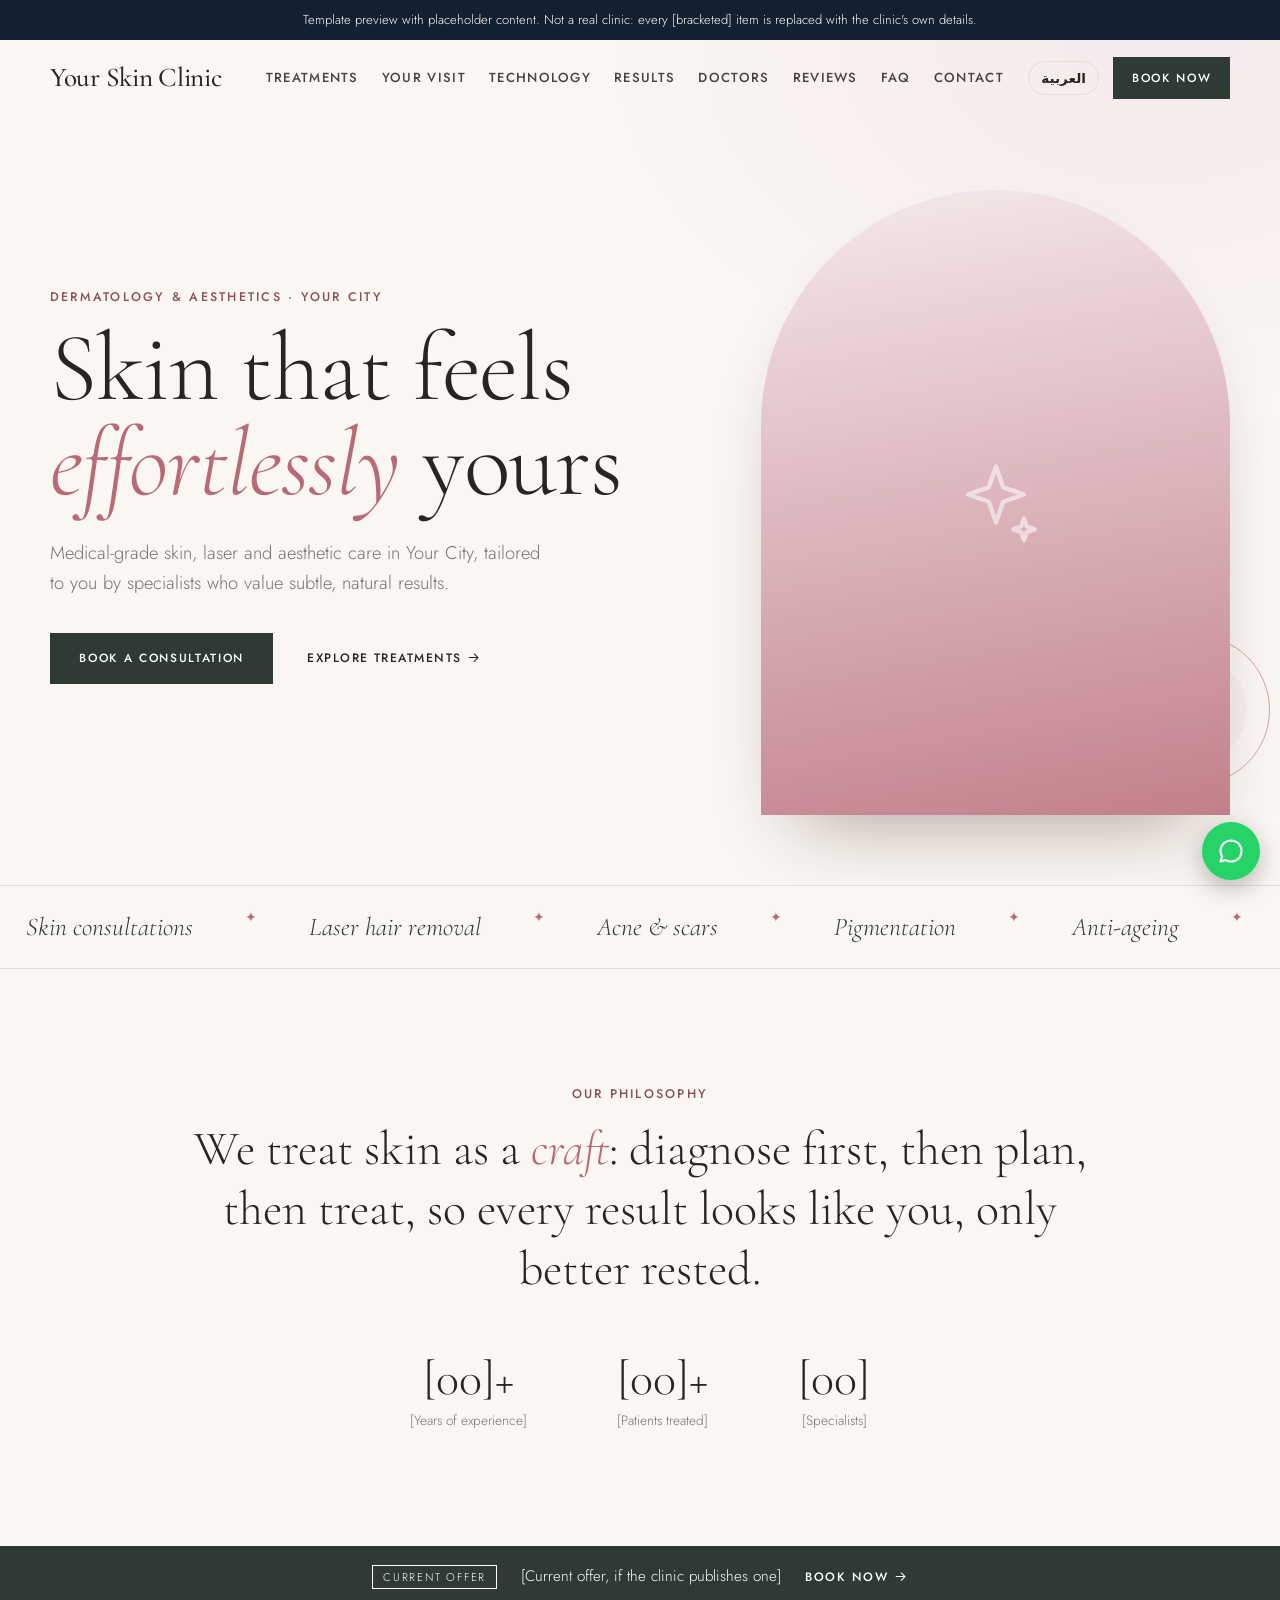
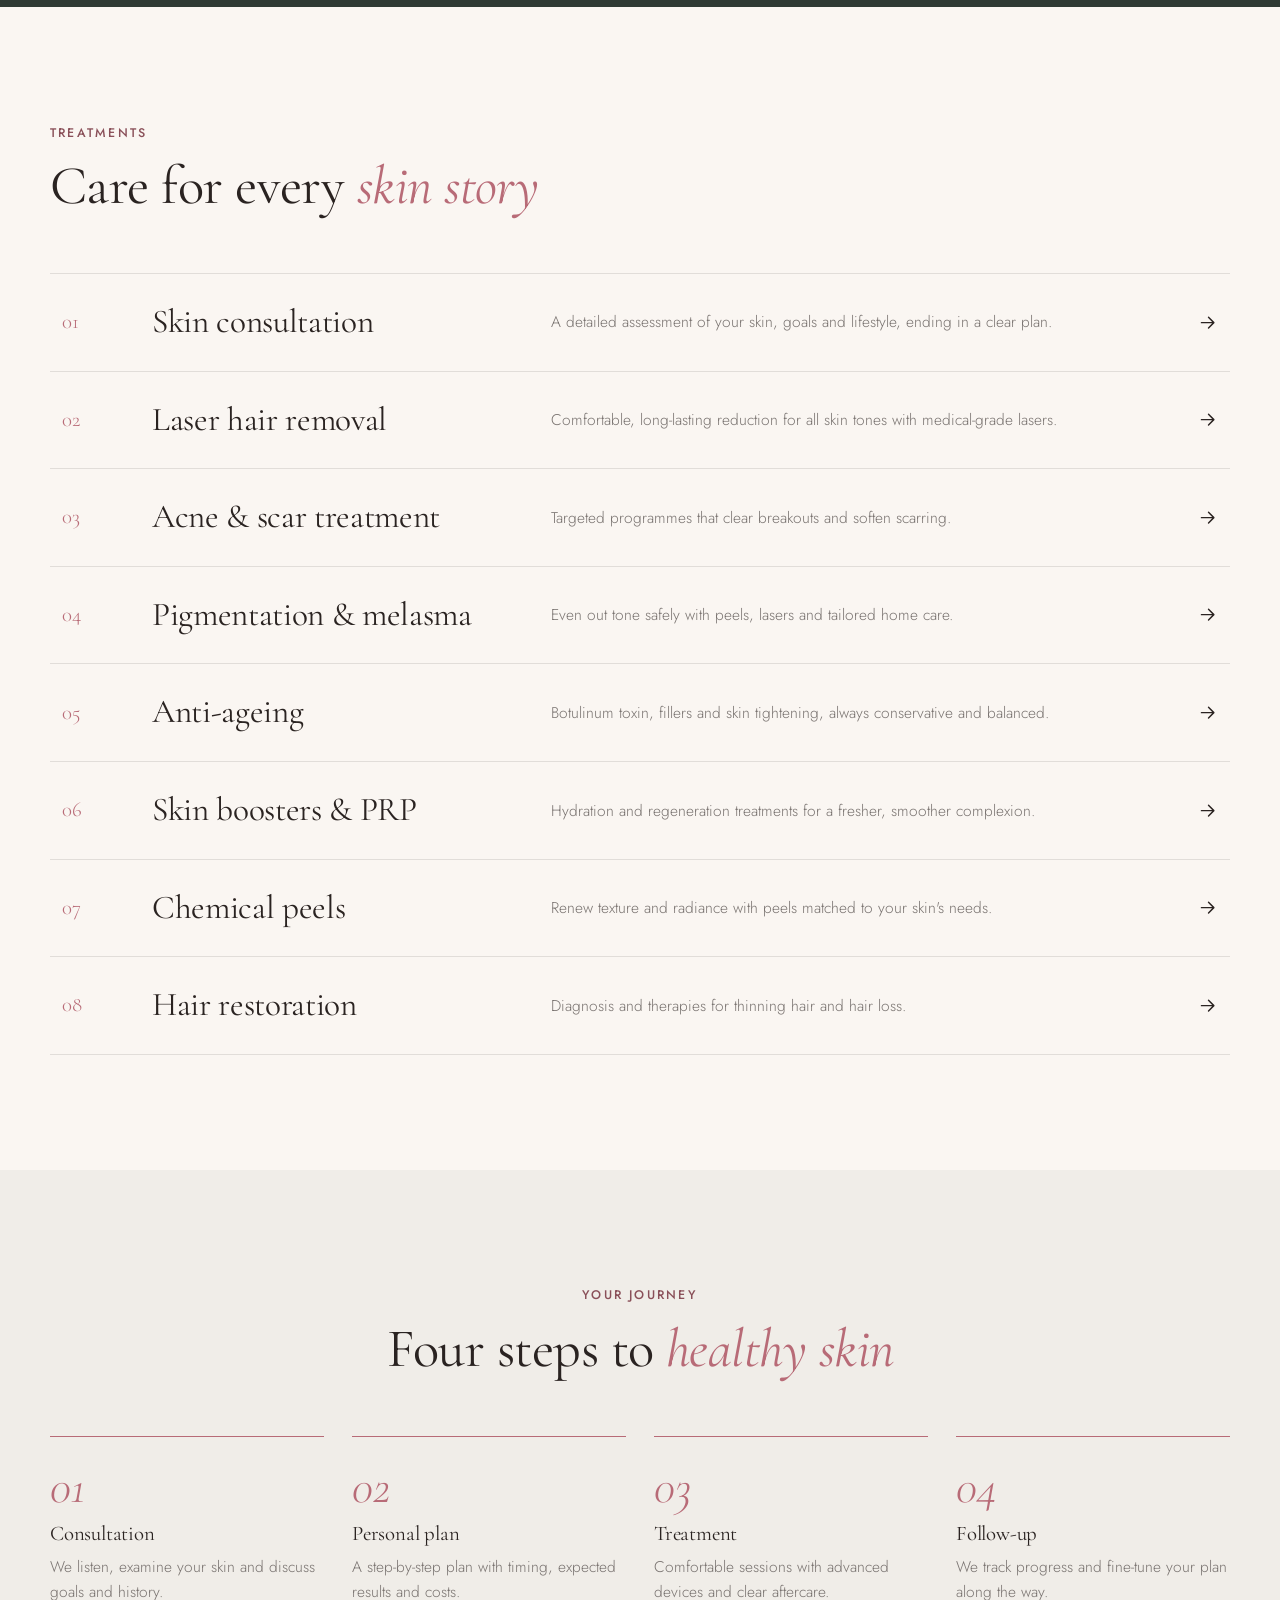
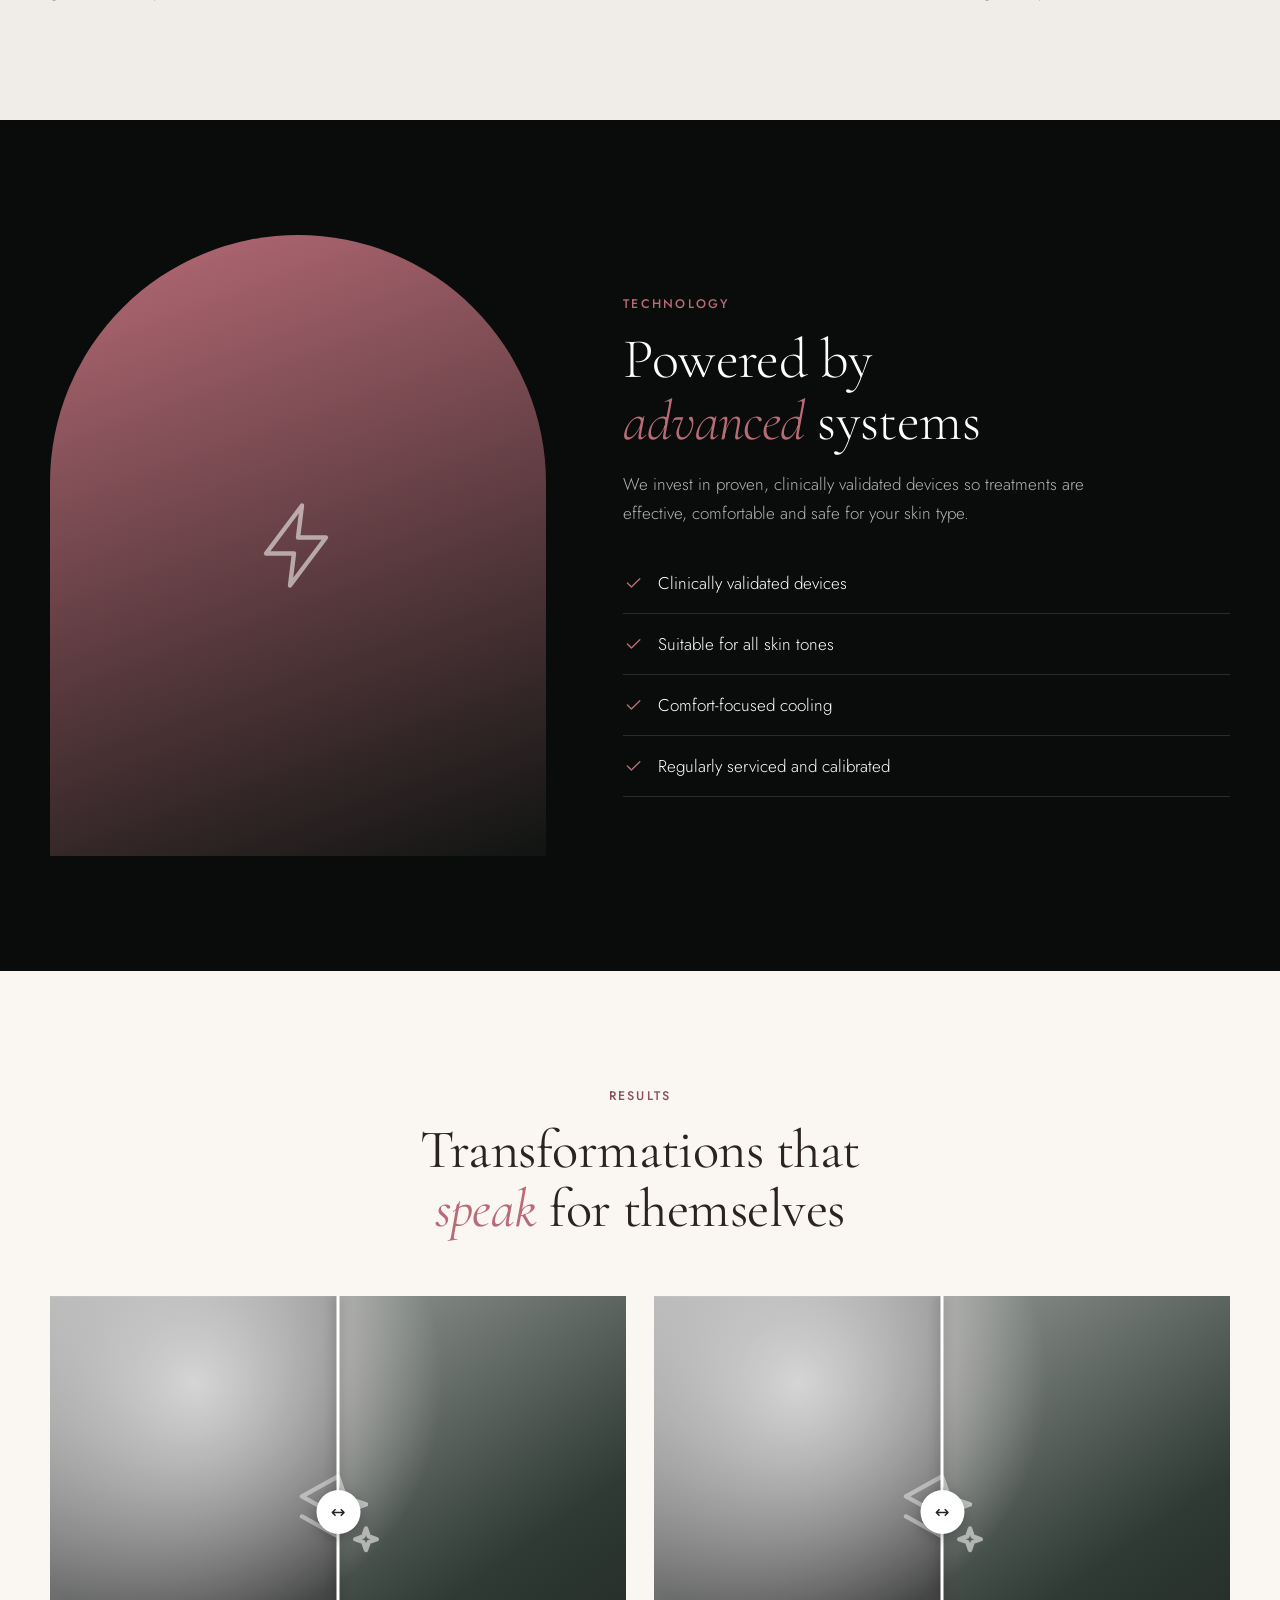
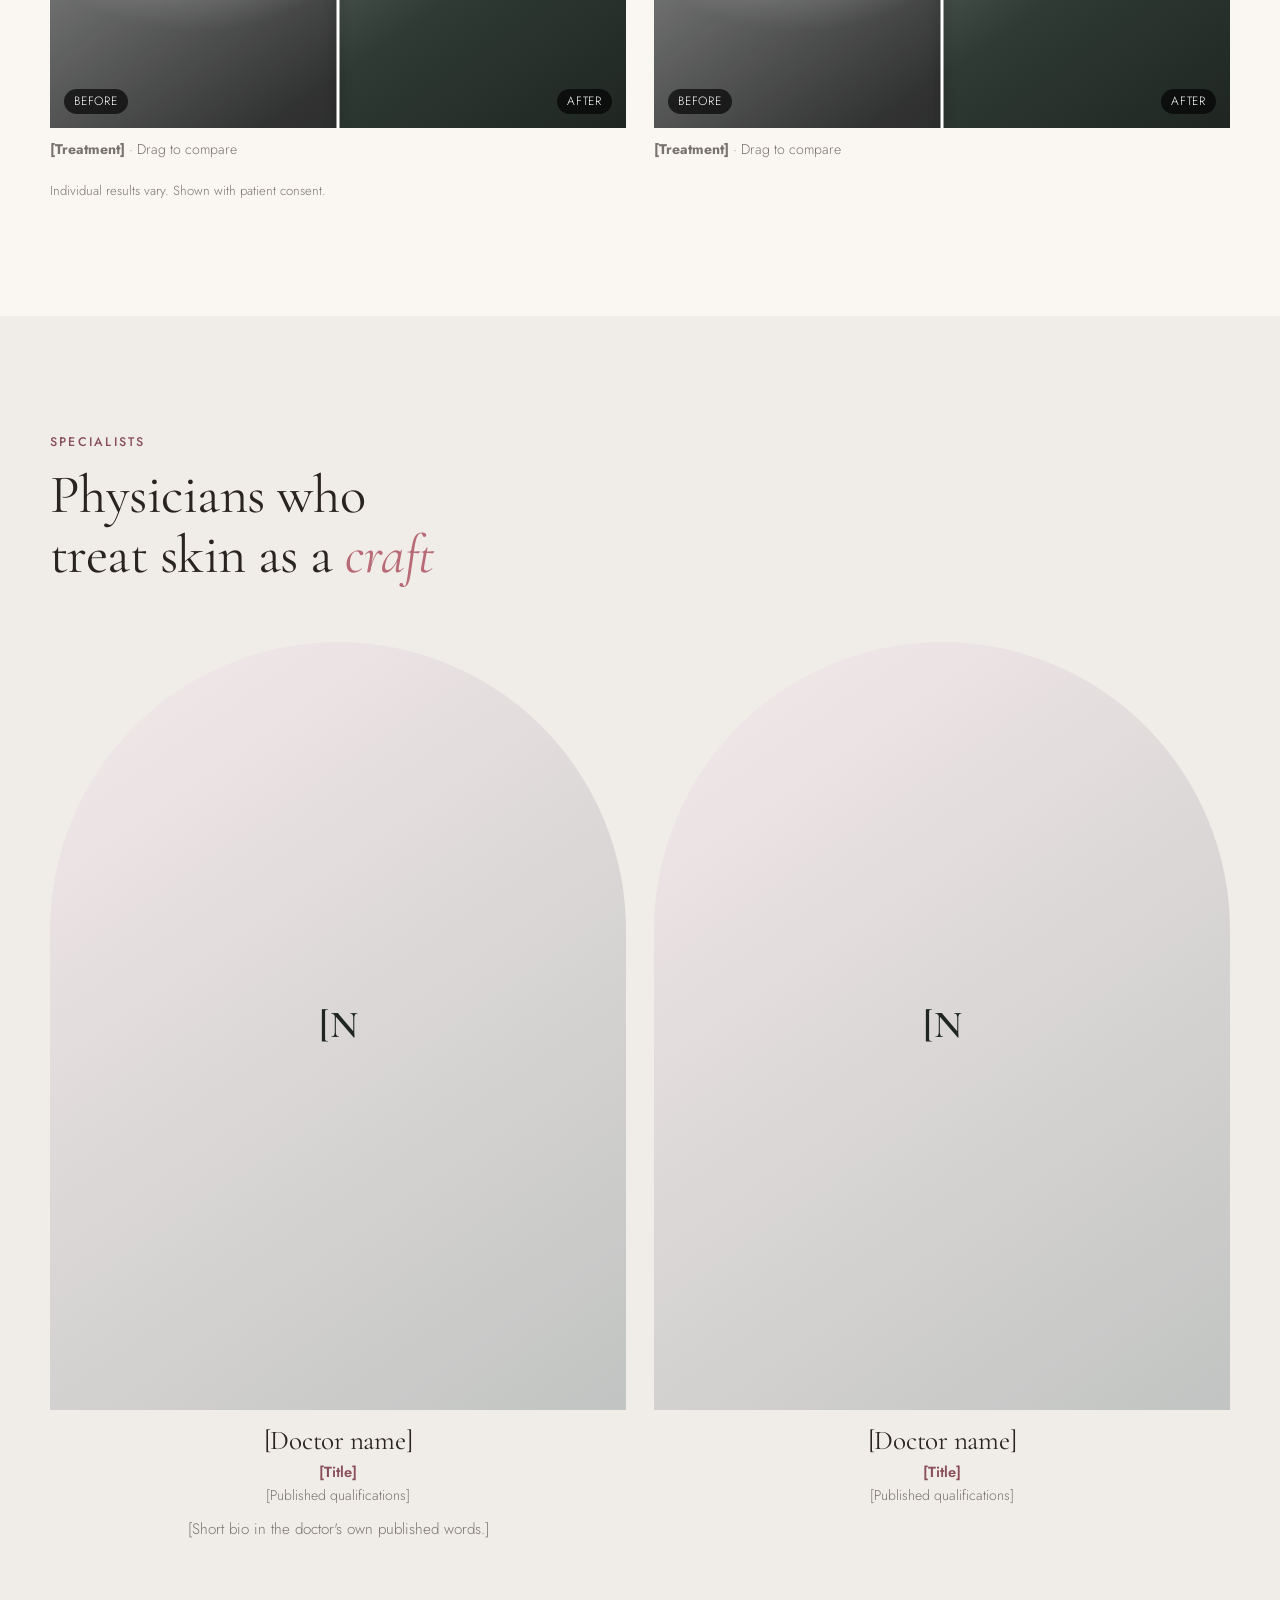
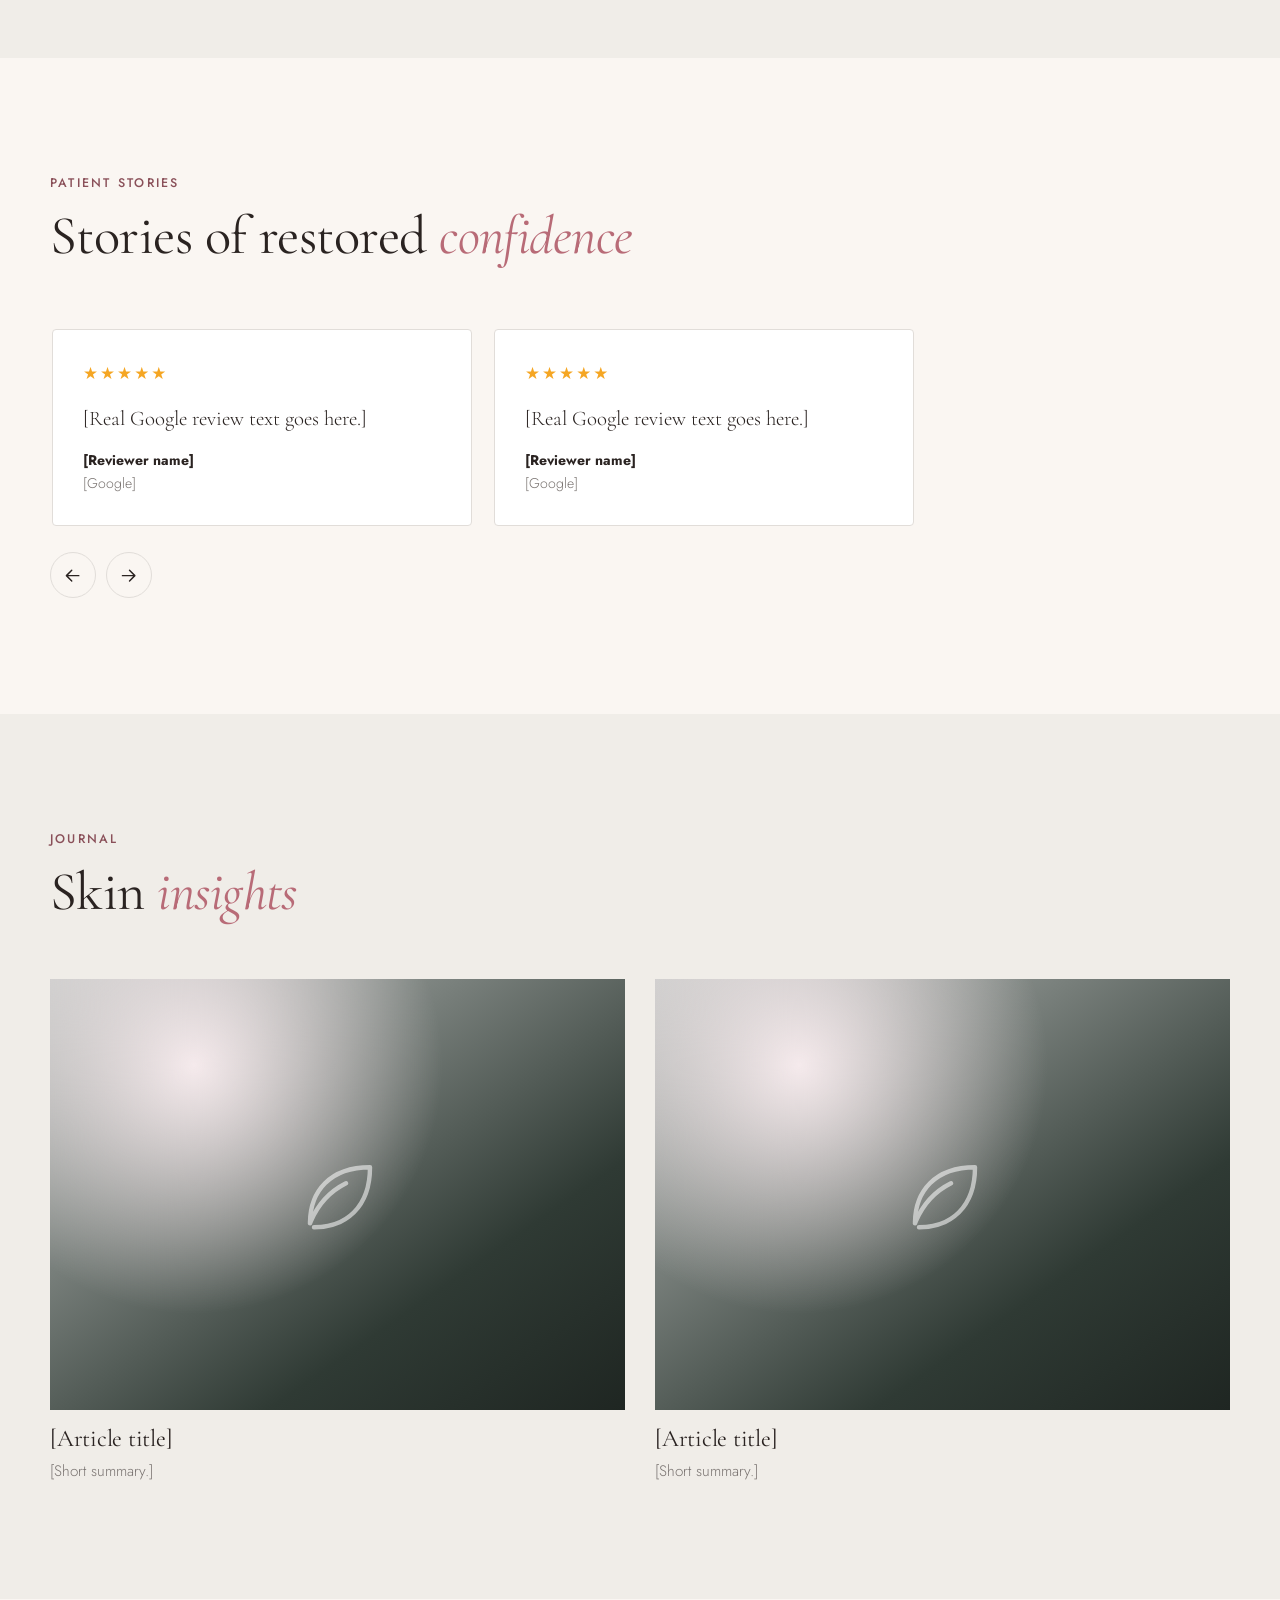
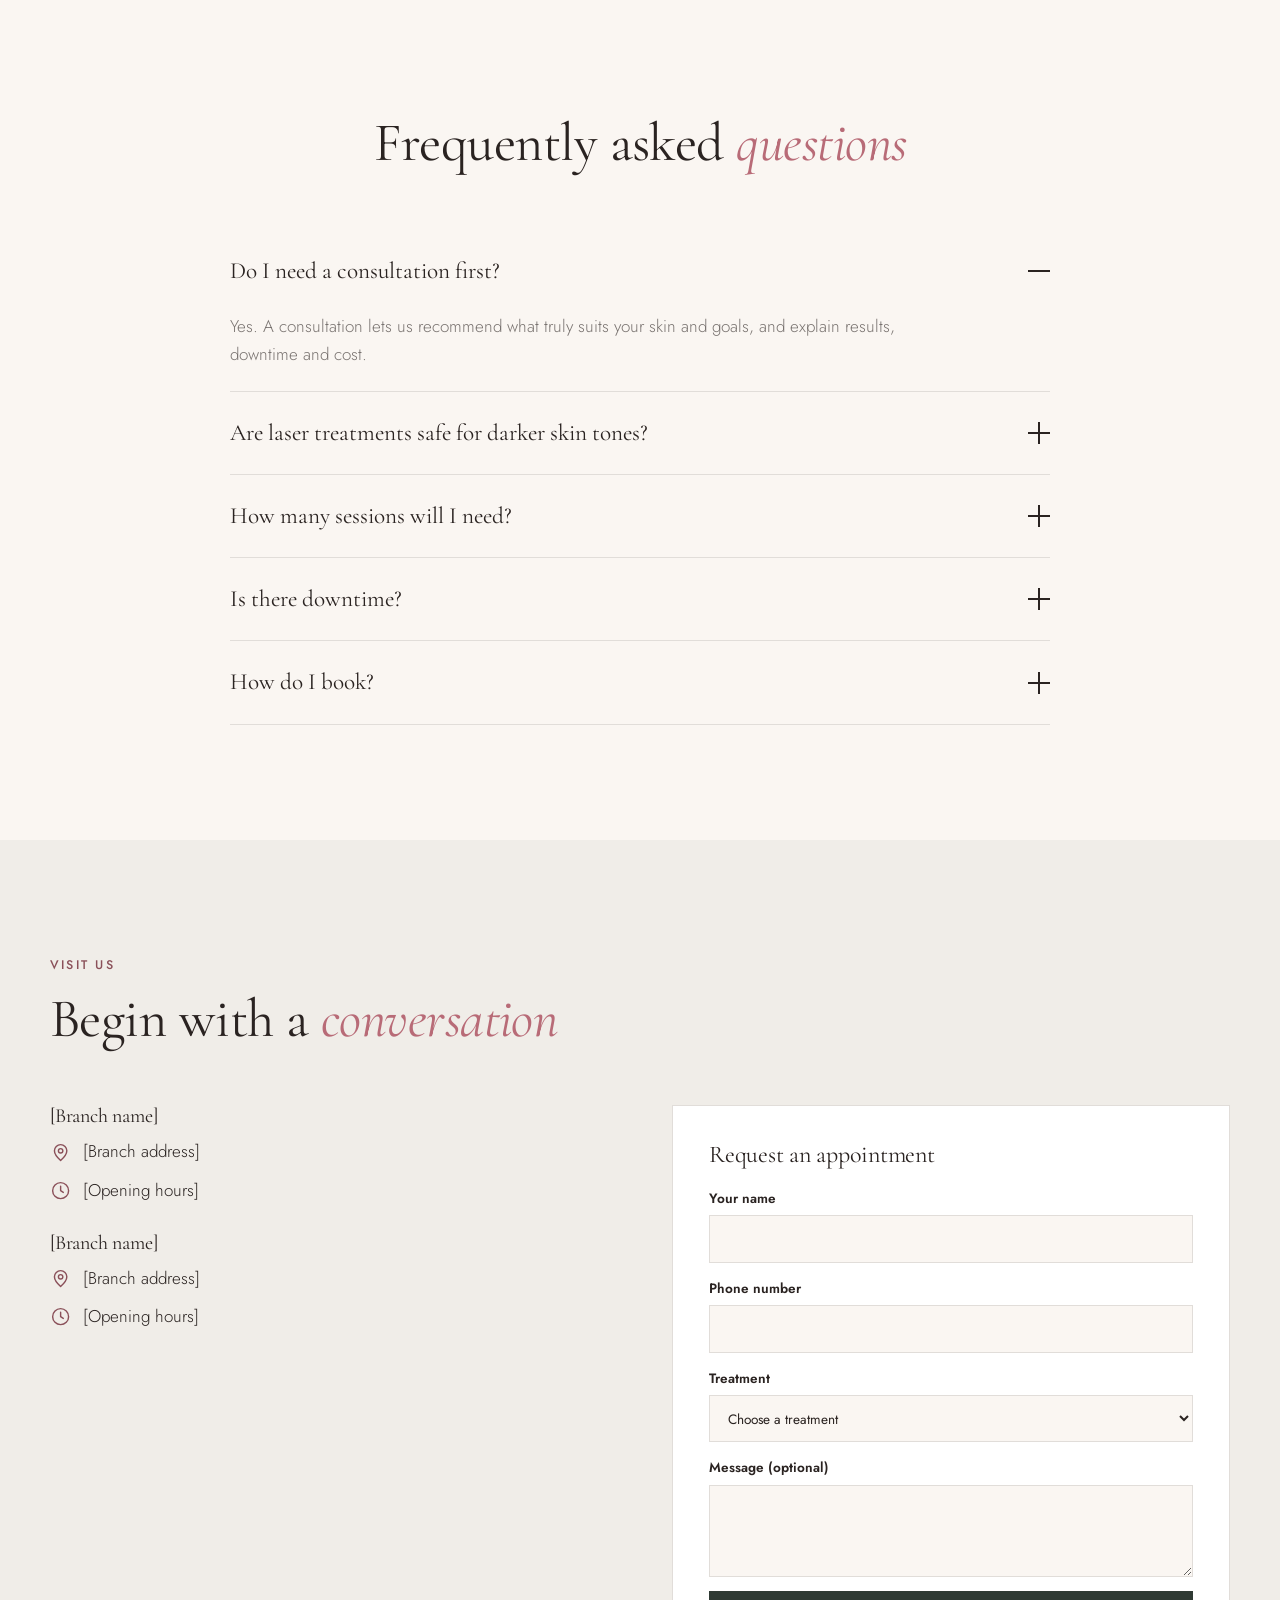
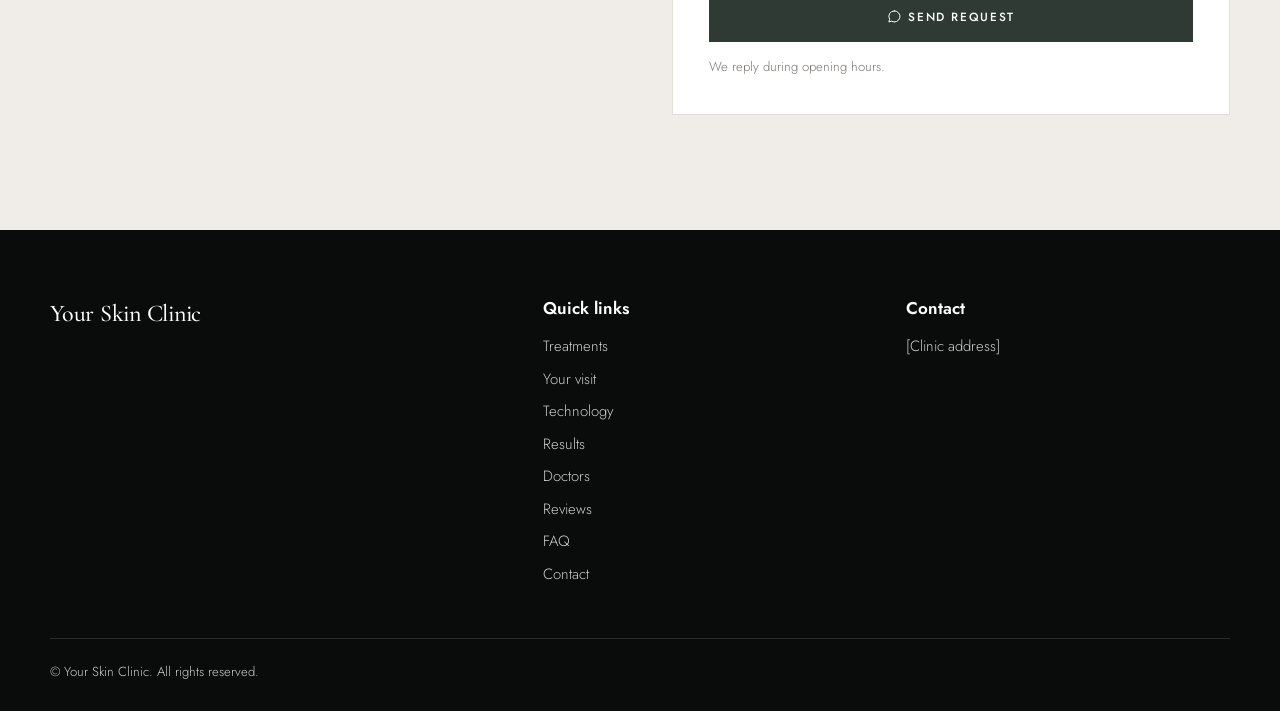
<file: demo-aesthetic/index.html>
<!doctype html>
<html lang="en" dir="ltr" data-template="aesthetic">
<head>
<meta charset="utf-8">
<meta name="viewport" content="width=device-width,initial-scale=1">
<meta name="robots" content="noindex, nofollow">
<title>Your Skin Clinic | Dermatology &amp; aesthetic clinic in Your City</title>
<meta name="description" content="Your Skin Clinic offers medical-grade skin, laser and aesthetic treatments in Your City. Personalised plans from experienced specialists. Book a consultation.">
<meta name="theme-color" content="#2f3a34">
<meta property="og:title" content="Your Skin Clinic | Dermatology &amp; aesthetic clinic in Your City">
<meta property="og:description" content="Your Skin Clinic offers medical-grade skin, laser and aesthetic treatments in Your City. Personalised plans from experienced specialists. Book a consultation.">
<link rel="alternate" hreflang="ar" href="ar/"><link rel="preconnect" href="https://fonts.googleapis.com">
<link rel="preconnect" href="https://fonts.gstatic.com" crossorigin>
<link rel="stylesheet" href="https://fonts.googleapis.com/css2?family=Cormorant+Garamond:ital,wght@0,300;0,400;0,500;0,600;1,300;1,400;1,500&amp;family=Jost:wght@300;400;500;600&amp;display=swap">
<style>:root{ --primary:#2f3a34;--primary-deep:#1f2622;--primary-soft:#eaebeb;--primary-mid:#c1c4c2;--primary-ink:#ffffff;--accent:#b86b77;--accent-deep:#8a5059;--accent-soft:#f5eaec;--accent-ink:#ffffff;--ink:#2a2321;--muted:#797370;--line:#e1ddd9;--bg:#faf6f2;--bg-alt:#f0ede8;--night:#090c0a;--night-2:#101412;--font-display:'Cormorant Garamond',Georgia,serif;--font-body:'Jost',system-ui,sans-serif; }</style>
<link rel="stylesheet" href="assets/base.css">
<link rel="stylesheet" href="assets/style.css">
<script>document.documentElement.classList.add('js')</script>
<script type="application/ld+json">{"@context": "https://schema.org", "@type": "MedicalClinic", "name": "Your Skin Clinic", "address": {"@type": "PostalAddress", "streetAddress": "[Clinic address]", "addressLocality": "Your City", "addressCountry": "[Country]"}}</script>
</head>
<body>
<a class="skip" href="#main">Skip to content</a>
<div class="concept-banner">Template preview with placeholder content. Not a real clinic: every [bracketed] item is replaced with the clinic&#39;s own details.</div>

<header class="site-header" data-header>
  <div class="wrap bar">
    <a class="brand" href="./" aria-label="Your Skin Clinic">
      <span class="brand-name">Your Skin Clinic</span>
    </a>
    <nav class="nav" id="nav" aria-label="Main">
<a href="#services">Treatments</a><a href="#journey">Your visit</a><a href="#technology">Technology</a><a href="#results">Results</a><a href="#doctors">Doctors</a><a href="#reviews">Reviews</a><a href="#faq">FAQ</a><a href="#contact">Contact</a>    </nav>
    <div class="actions">
<a class="lang" href="ar/" hreflang="ar" lang="ar">العربية</a>      <a class="btn btn-primary btn-sm" href="#contact">Book now</a>
      <button class="burger" type="button" aria-label="Menu" aria-expanded="false" aria-controls="nav" data-burger><span></span><span></span></button>
    </div>
  </div>
</header>

<main id="main">
<section class="hero" id="top">
  <div class="wrap hero-grid">
    <div class="hero-copy">
      <p class="eyebrow">Dermatology &amp; aesthetics · Your City</p>
      <h1>Skin that feels <em>effortlessly</em> yours</h1>
      <p class="hero-text">Medical-grade skin, laser and aesthetic care in Your City, tailored to you by specialists who value subtle, natural results.</p>
      <div class="hero-cta">
        <a class="btn btn-primary" href="#contact">Book a consultation</a>
        <a class="link-arrow" href="#services">Explore treatments <svg class="ic " viewBox="0 0 24 24" aria-hidden="true" fill="none" stroke="currentColor" stroke-width="1.6" stroke-linecap="round" stroke-linejoin="round"><path d="M5 12h14M13 6l6 6-6 6"/></svg></a>
      </div>
    </div>
    <div class="hero-art">
      <div class="arch"><div class="ph arch-img" role="img" aria-label="Your Skin Clinic"><svg class="ic " viewBox="0 0 24 24" aria-hidden="true" fill="none" stroke="currentColor" stroke-width="1.6" stroke-linecap="round" stroke-linejoin="round"><path d="M12 3l1.8 5.2L19 10l-5.2 1.8L12 17l-1.8-5.2L5 10l5.2-1.8z"/><path d="M19 16l.7 2 2 .7-2 .7-.7 2-.7-2-2-.7 2-.7z"/></svg></div></div>
      <div class="orb" aria-hidden="true"></div>
    </div>
  </div>
</section>

<div class="ticker" aria-hidden="true"><div class="ticker-track">
<span>Skin consultations</span><i>✦</i><span>Laser hair removal</span><i>✦</i><span>Acne &amp; scars</span><i>✦</i><span>Pigmentation</span><i>✦</i><span>Anti-ageing</span><i>✦</i><span>Medical facials</span><i>✦</i><span>Skin boosters</span><i>✦</i><span>Chemical peels</span><i>✦</i><span>Hair restoration</span><i>✦</i><span>Skin consultations</span><i>✦</i><span>Laser hair removal</span><i>✦</i><span>Acne &amp; scars</span><i>✦</i><span>Pigmentation</span><i>✦</i><span>Anti-ageing</span><i>✦</i><span>Medical facials</span><i>✦</i><span>Skin boosters</span><i>✦</i><span>Chemical peels</span><i>✦</i><span>Hair restoration</span><i>✦</i></div></div>

<section class="sec intro">
  <div class="wrap narrow">
    <p class="eyebrow center">Our philosophy</p>
    <p class="intro-text reveal">We treat skin as a <em>craft</em>: diagnose first, then plan, then treat, so every result looks like you, only better rested.</p>
<ul class="stats stats-row">
  <li class="stat reveal">
    <span class="stat-top"><b class="stat-num" >[00]</b><span class="stat-suffix">+</span></span>
    <span class="stat-label">[Years of experience]</span>
  </li>
  <li class="stat reveal">
    <span class="stat-top"><b class="stat-num" >[00]</b><span class="stat-suffix">+</span></span>
    <span class="stat-label">[Patients treated]</span>
  </li>
  <li class="stat reveal">
    <span class="stat-top"><b class="stat-num" >[00]</b></span>
    <span class="stat-label">[Specialists]</span>
  </li>
</ul>  </div>
</section>

<section class="offer"><div class="wrap offer-in">
  <span class="tag">Current offer</span><p>[Current offer, if the clinic publishes one]</p>
  <a class="link-arrow" href="#contact">Book now <svg class="ic " viewBox="0 0 24 24" aria-hidden="true" fill="none" stroke="currentColor" stroke-width="1.6" stroke-linecap="round" stroke-linejoin="round"><path d="M5 12h14M13 6l6 6-6 6"/></svg></a>
</div></section>

<section class="sec" id="services">
  <div class="wrap">
    <div class="sec-head reveal ">
<p class="eyebrow">Treatments</p>  <h2>Care for every <em>skin story</em></h2>
</div>
    <ol class="svc-list">
      <li class="reveal">
        <a href="#contact" class="svc-row">
          <span class="svc-n">01</span>
          <span class="svc-t"><h3>Skin consultation</h3></span>
          <span class="svc-d">A detailed assessment of your skin, goals and lifestyle, ending in a clear plan.</span>
          <span class="svc-go"><svg class="ic " viewBox="0 0 24 24" aria-hidden="true" fill="none" stroke="currentColor" stroke-width="1.6" stroke-linecap="round" stroke-linejoin="round"><path d="M5 12h14M13 6l6 6-6 6"/></svg></span>
        </a>
      </li>
      <li class="reveal">
        <a href="#contact" class="svc-row">
          <span class="svc-n">02</span>
          <span class="svc-t"><h3>Laser hair removal</h3></span>
          <span class="svc-d">Comfortable, long-lasting reduction for all skin tones with medical-grade lasers.</span>
          <span class="svc-go"><svg class="ic " viewBox="0 0 24 24" aria-hidden="true" fill="none" stroke="currentColor" stroke-width="1.6" stroke-linecap="round" stroke-linejoin="round"><path d="M5 12h14M13 6l6 6-6 6"/></svg></span>
        </a>
      </li>
      <li class="reveal">
        <a href="#contact" class="svc-row">
          <span class="svc-n">03</span>
          <span class="svc-t"><h3>Acne &amp; scar treatment</h3></span>
          <span class="svc-d">Targeted programmes that clear breakouts and soften scarring.</span>
          <span class="svc-go"><svg class="ic " viewBox="0 0 24 24" aria-hidden="true" fill="none" stroke="currentColor" stroke-width="1.6" stroke-linecap="round" stroke-linejoin="round"><path d="M5 12h14M13 6l6 6-6 6"/></svg></span>
        </a>
      </li>
      <li class="reveal">
        <a href="#contact" class="svc-row">
          <span class="svc-n">04</span>
          <span class="svc-t"><h3>Pigmentation &amp; melasma</h3></span>
          <span class="svc-d">Even out tone safely with peels, lasers and tailored home care.</span>
          <span class="svc-go"><svg class="ic " viewBox="0 0 24 24" aria-hidden="true" fill="none" stroke="currentColor" stroke-width="1.6" stroke-linecap="round" stroke-linejoin="round"><path d="M5 12h14M13 6l6 6-6 6"/></svg></span>
        </a>
      </li>
      <li class="reveal">
        <a href="#contact" class="svc-row">
          <span class="svc-n">05</span>
          <span class="svc-t"><h3>Anti-ageing</h3></span>
          <span class="svc-d">Botulinum toxin, fillers and skin tightening, always conservative and balanced.</span>
          <span class="svc-go"><svg class="ic " viewBox="0 0 24 24" aria-hidden="true" fill="none" stroke="currentColor" stroke-width="1.6" stroke-linecap="round" stroke-linejoin="round"><path d="M5 12h14M13 6l6 6-6 6"/></svg></span>
        </a>
      </li>
      <li class="reveal">
        <a href="#contact" class="svc-row">
          <span class="svc-n">06</span>
          <span class="svc-t"><h3>Skin boosters &amp; PRP</h3></span>
          <span class="svc-d">Hydration and regeneration treatments for a fresher, smoother complexion.</span>
          <span class="svc-go"><svg class="ic " viewBox="0 0 24 24" aria-hidden="true" fill="none" stroke="currentColor" stroke-width="1.6" stroke-linecap="round" stroke-linejoin="round"><path d="M5 12h14M13 6l6 6-6 6"/></svg></span>
        </a>
      </li>
      <li class="reveal">
        <a href="#contact" class="svc-row">
          <span class="svc-n">07</span>
          <span class="svc-t"><h3>Chemical peels</h3></span>
          <span class="svc-d">Renew texture and radiance with peels matched to your skin&#39;s needs.</span>
          <span class="svc-go"><svg class="ic " viewBox="0 0 24 24" aria-hidden="true" fill="none" stroke="currentColor" stroke-width="1.6" stroke-linecap="round" stroke-linejoin="round"><path d="M5 12h14M13 6l6 6-6 6"/></svg></span>
        </a>
      </li>
      <li class="reveal">
        <a href="#contact" class="svc-row">
          <span class="svc-n">08</span>
          <span class="svc-t"><h3>Hair restoration</h3></span>
          <span class="svc-d">Diagnosis and therapies for thinning hair and hair loss.</span>
          <span class="svc-go"><svg class="ic " viewBox="0 0 24 24" aria-hidden="true" fill="none" stroke="currentColor" stroke-width="1.6" stroke-linecap="round" stroke-linejoin="round"><path d="M5 12h14M13 6l6 6-6 6"/></svg></span>
        </a>
      </li>
    </ol>
  </div>
</section>

<section class="sec tint" id="journey">
  <div class="wrap">
    <div class="sec-head reveal center">
<p class="eyebrow">Your journey</p>  <h2>Four steps to <em>healthy skin</em></h2>
</div>
    <ol class="journey journey-line">
  <li class="jstep reveal">
    <span class="jnum">01</span>
    <h3>Consultation</h3>
    <p>We listen, examine your skin and discuss goals and history.</p>
  </li>
  <li class="jstep reveal">
    <span class="jnum">02</span>
    <h3>Personal plan</h3>
    <p>A step-by-step plan with timing, expected results and costs.</p>
  </li>
  <li class="jstep reveal">
    <span class="jnum">03</span>
    <h3>Treatment</h3>
    <p>Comfortable sessions with advanced devices and clear aftercare.</p>
  </li>
  <li class="jstep reveal">
    <span class="jnum">04</span>
    <h3>Follow-up</h3>
    <p>We track progress and fine-tune your plan along the way.</p>
  </li>
</ol>
  </div>
</section>

<section class="sec dark" id="technology">
  <div class="wrap tech-grid">
    <div class="tech-art reveal"><div class="ph tech-img" role="img" aria-label=""><svg class="ic " viewBox="0 0 24 24" aria-hidden="true" fill="none" stroke="currentColor" stroke-width="1.6" stroke-linecap="round" stroke-linejoin="round"><path d="M13 2L4 14h7l-1 8 9-12h-7z"/></svg></div></div>
    <div>
      <p class="eyebrow">Technology</p>
      <h2>Powered by <em>advanced</em> systems</h2>
      <p class="lead">We invest in proven, clinically validated devices so treatments are effective, comfortable and safe for your skin type.</p>
      <ul class="tech-points"><li class="reveal"><svg class="ic " viewBox="0 0 24 24" aria-hidden="true" fill="none" stroke="currentColor" stroke-width="1.6" stroke-linecap="round" stroke-linejoin="round"><path d="M5 12.5l4.5 4.5L19 7.5"/></svg>Clinically validated devices</li><li class="reveal"><svg class="ic " viewBox="0 0 24 24" aria-hidden="true" fill="none" stroke="currentColor" stroke-width="1.6" stroke-linecap="round" stroke-linejoin="round"><path d="M5 12.5l4.5 4.5L19 7.5"/></svg>Suitable for all skin tones</li><li class="reveal"><svg class="ic " viewBox="0 0 24 24" aria-hidden="true" fill="none" stroke="currentColor" stroke-width="1.6" stroke-linecap="round" stroke-linejoin="round"><path d="M5 12.5l4.5 4.5L19 7.5"/></svg>Comfort-focused cooling</li><li class="reveal"><svg class="ic " viewBox="0 0 24 24" aria-hidden="true" fill="none" stroke="currentColor" stroke-width="1.6" stroke-linecap="round" stroke-linejoin="round"><path d="M5 12.5l4.5 4.5L19 7.5"/></svg>Regularly serviced and calibrated</li></ul>
    </div>
  </div>
</section>

<section class="sec" id="results">
  <div class="wrap">
    <div class="sec-head reveal center">
<p class="eyebrow">Results</p>  <h2>Transformations that <em>speak</em> for themselves</h2>
</div>
    <div class="ba-wrap">
  <figure class="ba reveal" data-ba style="--pos:50%">
    <div class="ba-stage">
      <div class="ba-layer ba-after"><div class="ph ba-img" role="img" aria-label="After [Treatment]"><svg class="ic " viewBox="0 0 24 24" aria-hidden="true" fill="none" stroke="currentColor" stroke-width="1.6" stroke-linecap="round" stroke-linejoin="round"><path d="M12 3l1.8 5.2L19 10l-5.2 1.8L12 17l-1.8-5.2L5 10l5.2-1.8z"/><path d="M19 16l.7 2 2 .7-2 .7-.7 2-.7-2-2-.7 2-.7z"/></svg></div></div>
      <div class="ba-layer ba-before"><div class="ph ba-img" role="img" aria-label="Before [Treatment]"><svg class="ic " viewBox="0 0 24 24" aria-hidden="true" fill="none" stroke="currentColor" stroke-width="1.6" stroke-linecap="round" stroke-linejoin="round"><path d="M12 3l9 5-9 5-9-5z"/><path d="M3 13l9 5 9-5"/></svg></div></div>
      <span class="ba-tag ba-tag-b">Before</span><span class="ba-tag ba-tag-a">After</span>
      <span class="ba-handle" aria-hidden="true"></span>
      <input type="range" min="0" max="100" value="50" aria-label="Drag to compare">
    </div>
    <figcaption><b>[Treatment]</b> · Drag to compare</figcaption>
  </figure>
  <figure class="ba reveal" data-ba style="--pos:50%">
    <div class="ba-stage">
      <div class="ba-layer ba-after"><div class="ph ba-img" role="img" aria-label="After [Treatment]"><svg class="ic " viewBox="0 0 24 24" aria-hidden="true" fill="none" stroke="currentColor" stroke-width="1.6" stroke-linecap="round" stroke-linejoin="round"><path d="M12 3l1.8 5.2L19 10l-5.2 1.8L12 17l-1.8-5.2L5 10l5.2-1.8z"/><path d="M19 16l.7 2 2 .7-2 .7-.7 2-.7-2-2-.7 2-.7z"/></svg></div></div>
      <div class="ba-layer ba-before"><div class="ph ba-img" role="img" aria-label="Before [Treatment]"><svg class="ic " viewBox="0 0 24 24" aria-hidden="true" fill="none" stroke="currentColor" stroke-width="1.6" stroke-linecap="round" stroke-linejoin="round"><path d="M12 3l9 5-9 5-9-5z"/><path d="M3 13l9 5 9-5"/></svg></div></div>
      <span class="ba-tag ba-tag-b">Before</span><span class="ba-tag ba-tag-a">After</span>
      <span class="ba-handle" aria-hidden="true"></span>
      <input type="range" min="0" max="100" value="50" aria-label="Drag to compare">
    </div>
    <figcaption><b>[Treatment]</b> · Drag to compare</figcaption>
  </figure>
</div>
<p class="fine">Individual results vary. Shown with patient consent.</p>
  </div>
</section>

<section class="sec tint" id="doctors">
  <div class="wrap">
    <div class="sec-head reveal ">
<p class="eyebrow">Specialists</p>  <h2>Physicians who treat skin as a <em>craft</em></h2>
</div>
    <div class="docs docs-arch">
  <article class="doc reveal">
    <div class="doc-photo">
<div class="ph ph-person"><span>[N</span></div>    </div>
    <div class="doc-body">
      <h3>[Doctor name]</h3>
<p class="doc-title">[Title]</p><p class="doc-cred">[Published qualifications]</p><p class="doc-bio">[Short bio in the doctor&#39;s own published words.]</p>    </div>
  </article>
  <article class="doc reveal">
    <div class="doc-photo">
<div class="ph ph-person"><span>[N</span></div>    </div>
    <div class="doc-body">
      <h3>[Doctor name]</h3>
<p class="doc-title">[Title]</p><p class="doc-cred">[Published qualifications]</p>    </div>
  </article>
</div>
  </div>
</section>

<section class="sec" id="reviews">
  <div class="wrap">
    <div class="sec-head reveal ">
<p class="eyebrow">Patient stories</p>  <h2>Stories of restored <em>confidence</em></h2>
</div>
    <div class="carousel" data-carousel>
  <div class="car-track" tabindex="0">
    <figure class="review reveal">
      <span class="stars" role="img" aria-label="5 / 5"><span class="on">★</span><span class="on">★</span><span class="on">★</span><span class="on">★</span><span class="on">★</span></span>
      <blockquote>[Real Google review text goes here.]</blockquote>
      <figcaption><b>[Reviewer name]</b><span>[Google]</span></figcaption>
    </figure>
    <figure class="review reveal">
      <span class="stars" role="img" aria-label="5 / 5"><span class="on">★</span><span class="on">★</span><span class="on">★</span><span class="on">★</span><span class="on">★</span></span>
      <blockquote>[Real Google review text goes here.]</blockquote>
      <figcaption><b>[Reviewer name]</b><span>[Google]</span></figcaption>
    </figure>
  </div>
  <div class="car-nav">
    <button type="button" data-prev aria-label="Previous"><svg class="ic " viewBox="0 0 24 24" aria-hidden="true" fill="none" stroke="currentColor" stroke-width="1.6" stroke-linecap="round" stroke-linejoin="round"><path d="M5 12h14M13 6l6 6-6 6"/></svg></button>
    <button type="button" data-next aria-label="Next"><svg class="ic " viewBox="0 0 24 24" aria-hidden="true" fill="none" stroke="currentColor" stroke-width="1.6" stroke-linecap="round" stroke-linejoin="round"><path d="M5 12h14M13 6l6 6-6 6"/></svg></button>
  </div>
</div>
  </div>
</section>

<section class="sec tint" id="journal">
  <div class="wrap">
    <div class="sec-head reveal ">
<p class="eyebrow">Journal</p>  <h2>Skin <em>insights</em></h2>
</div>
    <div class="articles">
      <article class="article reveal"><div class="ph article-img" role="img" aria-label="[Article title]"><svg class="ic " viewBox="0 0 24 24" aria-hidden="true" fill="none" stroke="currentColor" stroke-width="1.6" stroke-linecap="round" stroke-linejoin="round"><path d="M5 19c0-8 5-14 15-14 0 10-6 15-14 15M5 19c2-5 5-8 9-10"/></svg></div><h3>[Article title]</h3><p>[Short summary.]</p></article>
      <article class="article reveal"><div class="ph article-img" role="img" aria-label="[Article title]"><svg class="ic " viewBox="0 0 24 24" aria-hidden="true" fill="none" stroke="currentColor" stroke-width="1.6" stroke-linecap="round" stroke-linejoin="round"><path d="M5 19c0-8 5-14 15-14 0 10-6 15-14 15M5 19c2-5 5-8 9-10"/></svg></div><h3>[Article title]</h3><p>[Short summary.]</p></article>
    </div>
  </div>
</section>

<section class="sec" id="faq">
  <div class="wrap">
    <div class="sec-head reveal center">
  <h2>Frequently asked <em>questions</em></h2>
</div>
    <div class="faq">
  <details class="faq-item reveal" open>
    <summary>Do I need a consultation first?<span class="faq-plus" aria-hidden="true"></span></summary>
    <div class="faq-a"><p>Yes. A consultation lets us recommend what truly suits your skin and goals, and explain results, downtime and cost.</p></div>
  </details>
  <details class="faq-item reveal" >
    <summary>Are laser treatments safe for darker skin tones?<span class="faq-plus" aria-hidden="true"></span></summary>
    <div class="faq-a"><p>With the right device and settings, yes. We select technology suited to your skin tone and test where needed.</p></div>
  </details>
  <details class="faq-item reveal" >
    <summary>How many sessions will I need?<span class="faq-plus" aria-hidden="true"></span></summary>
    <div class="faq-a"><p>It depends on the treatment and your skin. We&#39;ll give you an estimate at your consultation.</p></div>
  </details>
  <details class="faq-item reveal" >
    <summary>Is there downtime?<span class="faq-plus" aria-hidden="true"></span></summary>
    <div class="faq-a"><p>Many treatments have little or none. We&#39;ll tell you what to expect and how to care for your skin afterwards.</p></div>
  </details>
  <details class="faq-item reveal" >
    <summary>How do I book?<span class="faq-plus" aria-hidden="true"></span></summary>
    <div class="faq-a"><p>Use the form below, message us on WhatsApp or call, and we&#39;ll confirm a time.</p></div>
  </details>
</div>
  </div>
</section>

<section class="sec tint" id="contact">
  <div class="wrap">
    <div class="sec-head reveal ">
<p class="eyebrow">Visit us</p>  <h2>Begin with a <em>conversation</em></h2>
</div>
    <div class="contact-grid">
  <div class="contact-info reveal">
    <div class="loc">
<h3>[Branch name]</h3><p class="loc-row"><svg class="ic " viewBox="0 0 24 24" aria-hidden="true" fill="none" stroke="currentColor" stroke-width="1.6" stroke-linecap="round" stroke-linejoin="round"><path d="M12 21s7-6.2 7-11a7 7 0 10-14 0c0 4.8 7 11 7 11z"/><circle cx="12" cy="10" r="2.5"/></svg><span>[Branch address]</span></p><div class="loc-row"><svg class="ic " viewBox="0 0 24 24" aria-hidden="true" fill="none" stroke="currentColor" stroke-width="1.6" stroke-linecap="round" stroke-linejoin="round"><circle cx="12" cy="12" r="9"/><path d="M12 7v5l3 2"/></svg><div><p>[Opening hours]</p></div></div>    </div>
    <div class="loc">
<h3>[Branch name]</h3><p class="loc-row"><svg class="ic " viewBox="0 0 24 24" aria-hidden="true" fill="none" stroke="currentColor" stroke-width="1.6" stroke-linecap="round" stroke-linejoin="round"><path d="M12 21s7-6.2 7-11a7 7 0 10-14 0c0 4.8 7 11 7 11z"/><circle cx="12" cy="10" r="2.5"/></svg><span>[Branch address]</span></p><div class="loc-row"><svg class="ic " viewBox="0 0 24 24" aria-hidden="true" fill="none" stroke="currentColor" stroke-width="1.6" stroke-linecap="round" stroke-linejoin="round"><circle cx="12" cy="12" r="9"/><path d="M12 7v5l3 2"/></svg><div><p>[Opening hours]</p></div></div>    </div>
  </div>
  <form class="form reveal" data-wa-form="" data-msg="Hello Your Skin Clinic, I&#39;d like to book an appointment. Name: {n}. Phone: {p}. Treatment: {s}. {m}" data-live="false" data-demo-note="This is a website concept, so the form is not connected.">
    <h3>Request an appointment</h3>
    <label><span>Your name</span><input name="n" required autocomplete="name"></label>
    <label><span>Phone number</span><input name="p" type="tel" required autocomplete="tel" dir="ltr"></label>
    <label><span>Treatment</span>
      <select name="s"><option value="">Choose a treatment</option><option>Skin consultation</option><option>Laser hair removal</option><option>Acne &amp; scar treatment</option><option>Pigmentation &amp; melasma</option><option>Anti-ageing</option><option>Skin boosters &amp; PRP</option><option>Chemical peels</option><option>Hair restoration</option></select>
    </label>
    <label><span>Message (optional)</span><textarea name="m" rows="3"></textarea></label>
    <button class="btn btn-primary" type="submit"><svg class="ic " viewBox="0 0 24 24" aria-hidden="true" fill="none" stroke="currentColor" stroke-width="1.6" stroke-linecap="round" stroke-linejoin="round"><path d="M12 3a9 9 0 00-7.7 13.6L3 21l4.5-1.2A9 9 0 1012 3z"/></svg> Send request</button>
    <p class="fine form-status" role="status">We reply during opening hours.</p>
  </form>
</div>
  </div>
</section>
</main>

<footer class="site-footer">
  <div class="wrap foot-grid">
    <div class="foot-brand">
      <p class="brand-name">Your Skin Clinic</p>
    </div>
    <div>
      <p class="foot-h">Quick links</p>
      <ul><li><a href="#services">Treatments</a></li><li><a href="#journey">Your visit</a></li><li><a href="#technology">Technology</a></li><li><a href="#results">Results</a></li><li><a href="#doctors">Doctors</a></li><li><a href="#reviews">Reviews</a></li><li><a href="#faq">FAQ</a></li><li><a href="#contact">Contact</a></li></ul>
    </div>
    <div>
      <p class="foot-h">Contact</p>
      <ul>
<li>[Clinic address]</li>      </ul>
    </div>
  </div>
  <div class="wrap foot-base">
    <span>© Your Skin Clinic. All rights reserved.</span>
  </div>
</footer>

<div class="wa" data-wa>
  <div class="wa-pop" id="wa-pop" hidden>
    <div class="wa-head"><b>Your Skin Clinic</b><span>Typically replies within minutes</span></div>
    <div class="wa-body">
      <p class="wa-bubble">Hi there! How can we help you today?</p>
      <a class="wa-quick" href="#contact">Book an appointment</a>
      <a class="wa-quick" href="#contact">Ask about prices</a>
      <a class="wa-open" href="#contact"><svg class="ic " viewBox="0 0 24 24" aria-hidden="true" fill="none" stroke="currentColor" stroke-width="1.6" stroke-linecap="round" stroke-linejoin="round"><path d="M12 3a9 9 0 00-7.7 13.6L3 21l4.5-1.2A9 9 0 1012 3z"/></svg> Open WhatsApp chat</a>
    </div>
  </div>
  <button class="wa-btn" type="button" aria-label="WhatsApp" aria-expanded="false" aria-controls="wa-pop" data-wa-toggle><svg class="ic " viewBox="0 0 24 24" aria-hidden="true" fill="none" stroke="currentColor" stroke-width="1.6" stroke-linecap="round" stroke-linejoin="round"><path d="M12 3a9 9 0 00-7.7 13.6L3 21l4.5-1.2A9 9 0 1012 3z"/></svg></button>
</div>
<script src="assets/app.js" defer></script>
</body>
</html>
</file>
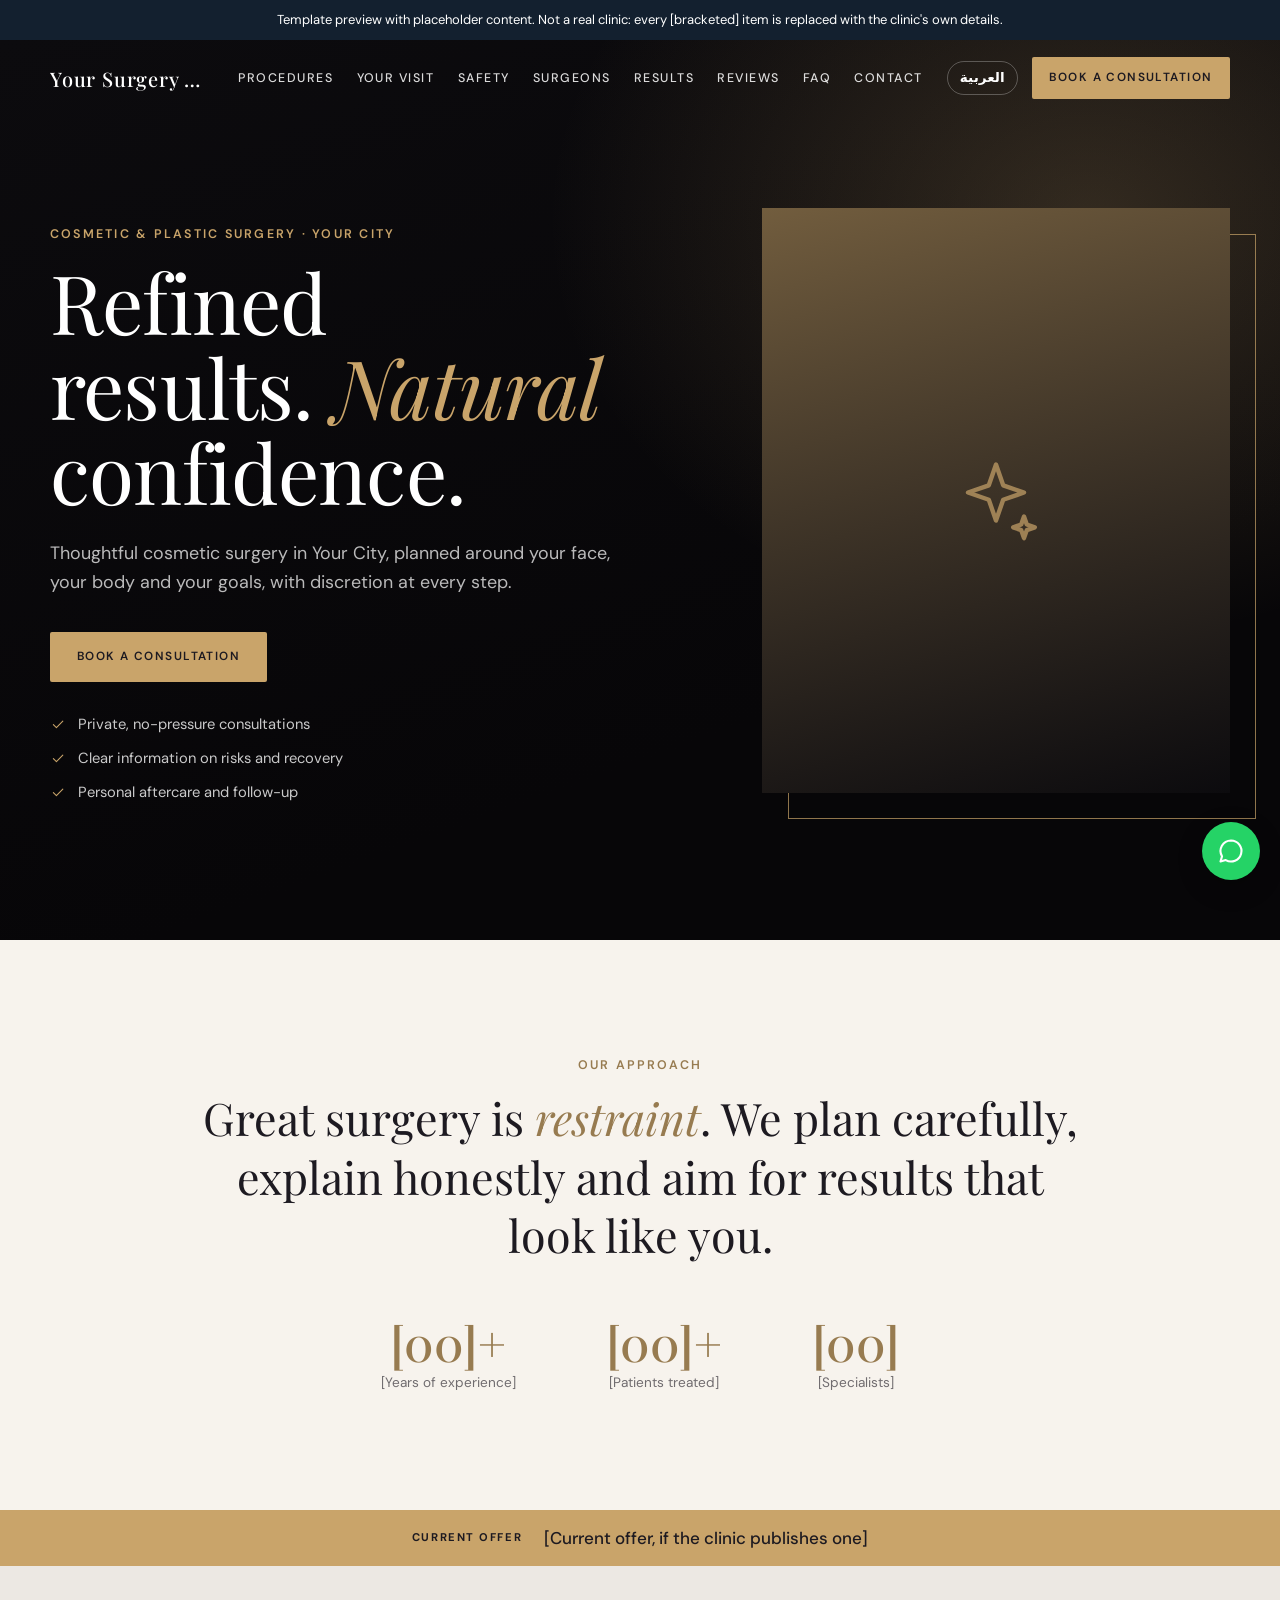
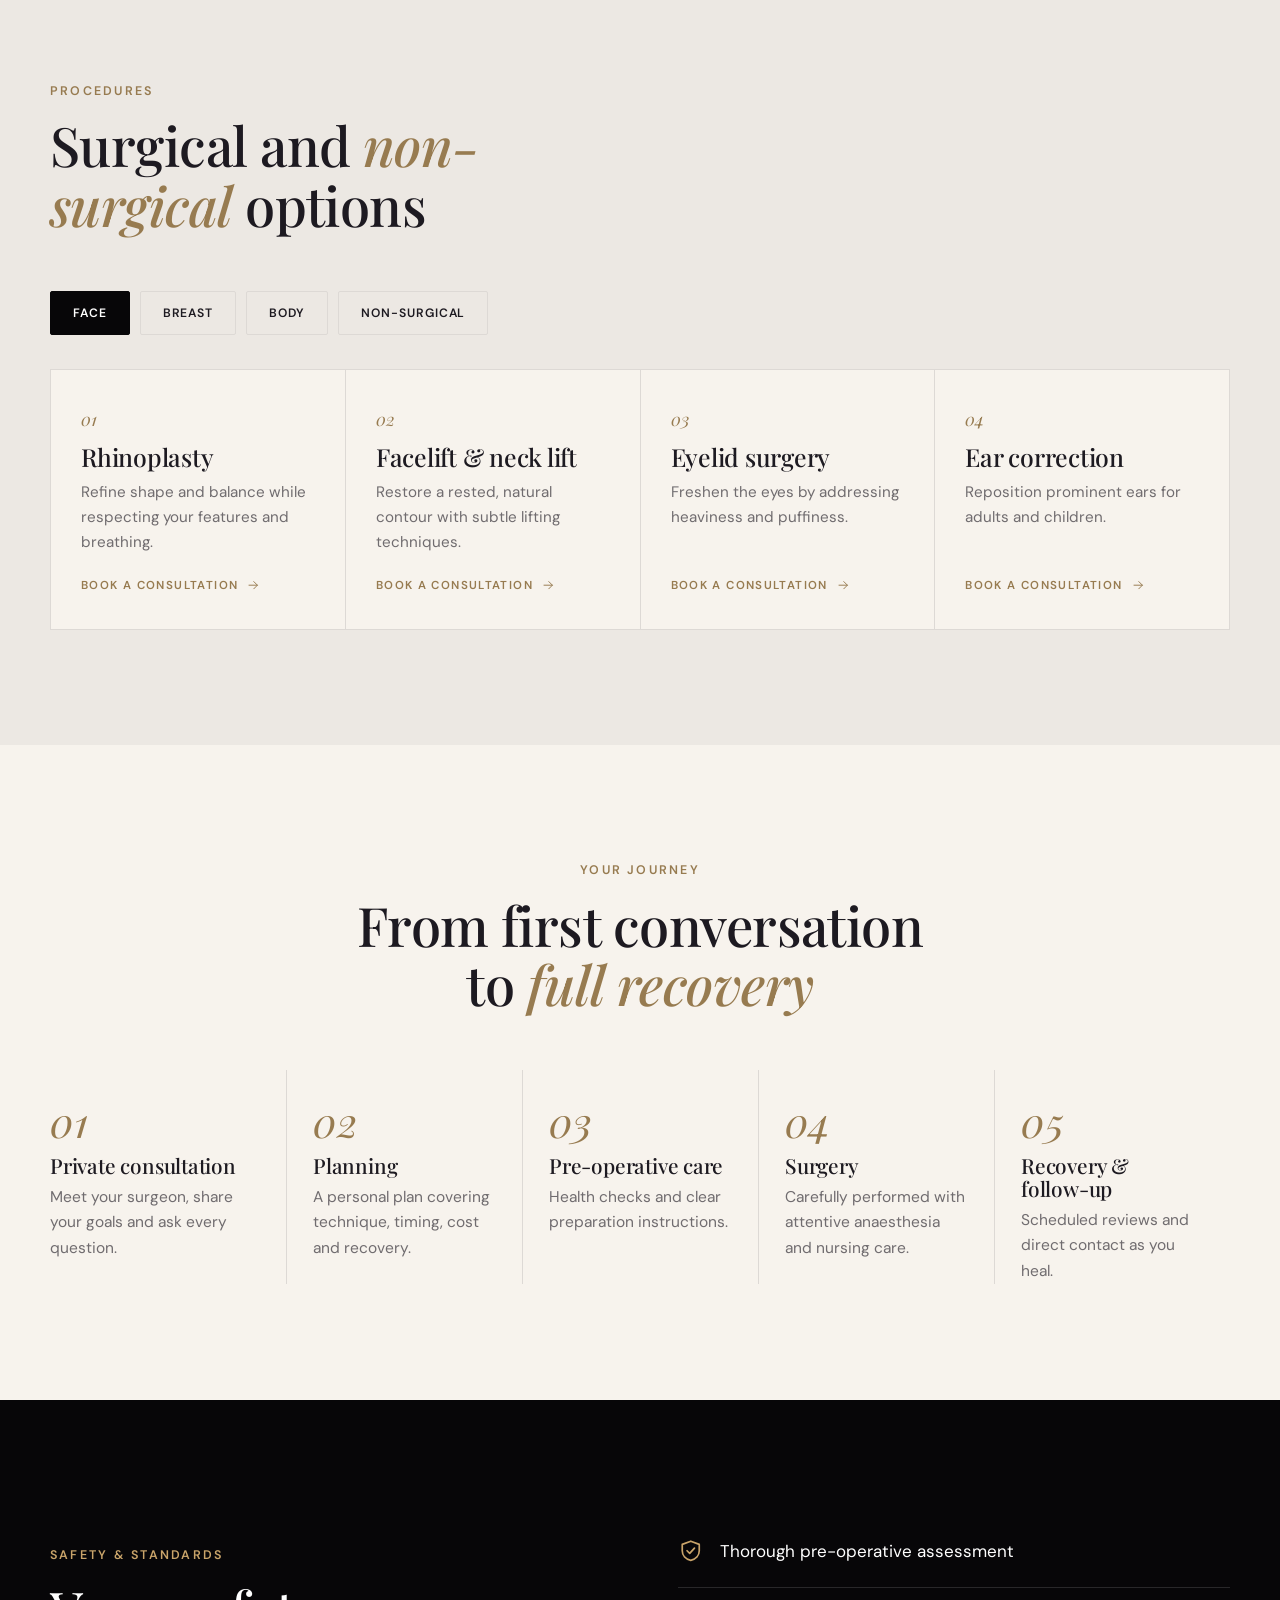
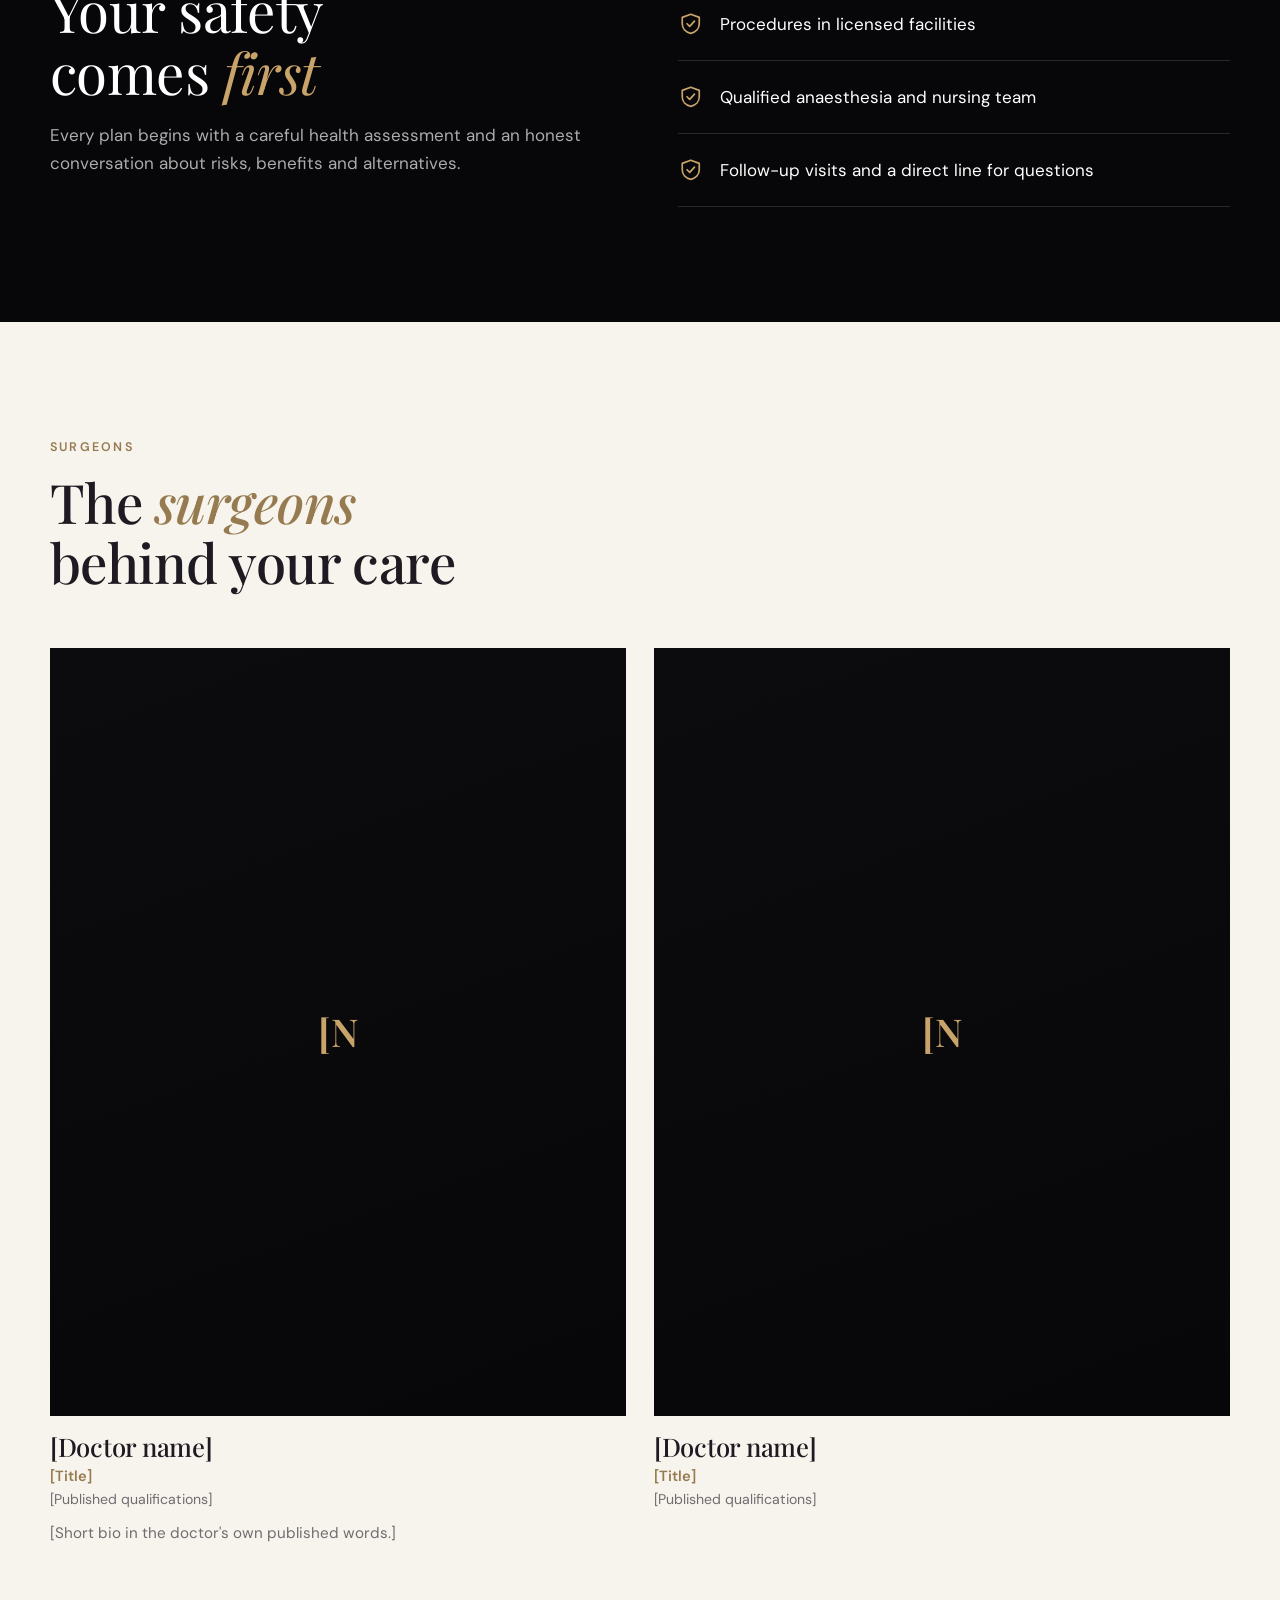
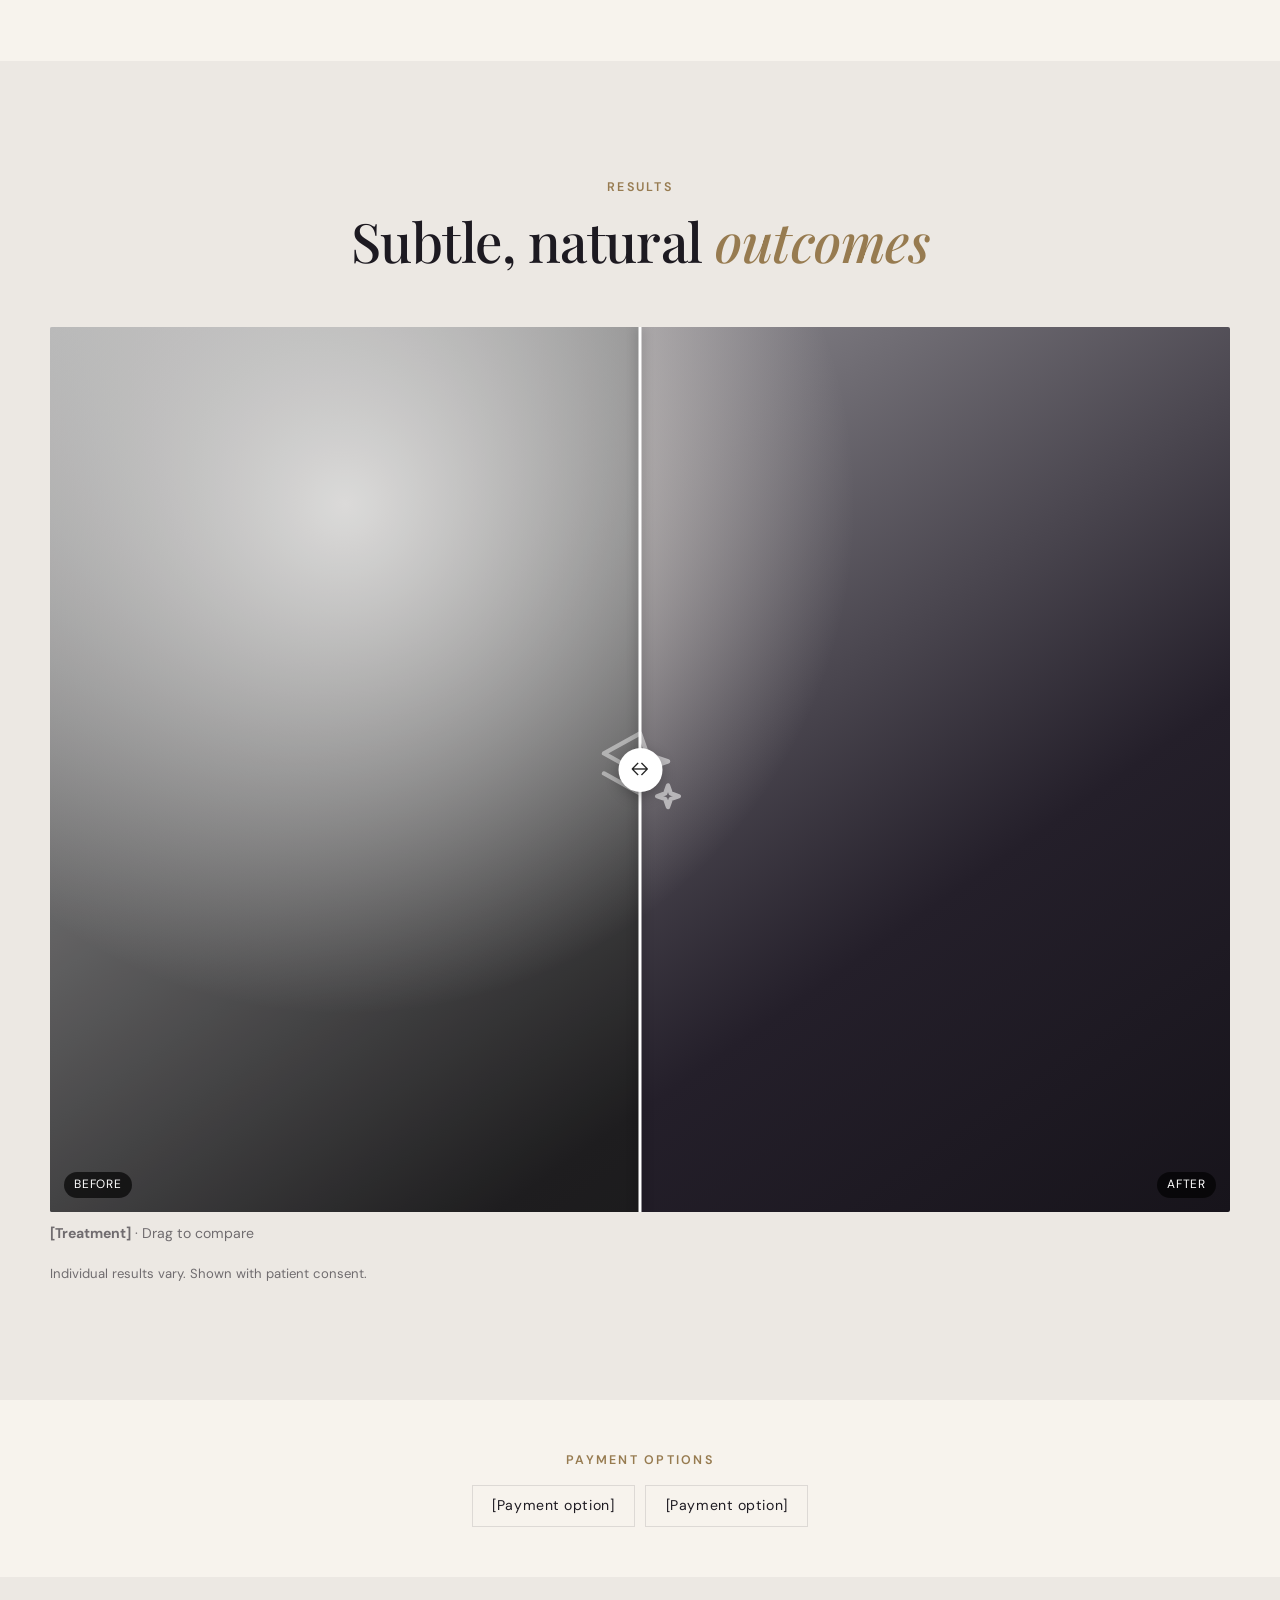
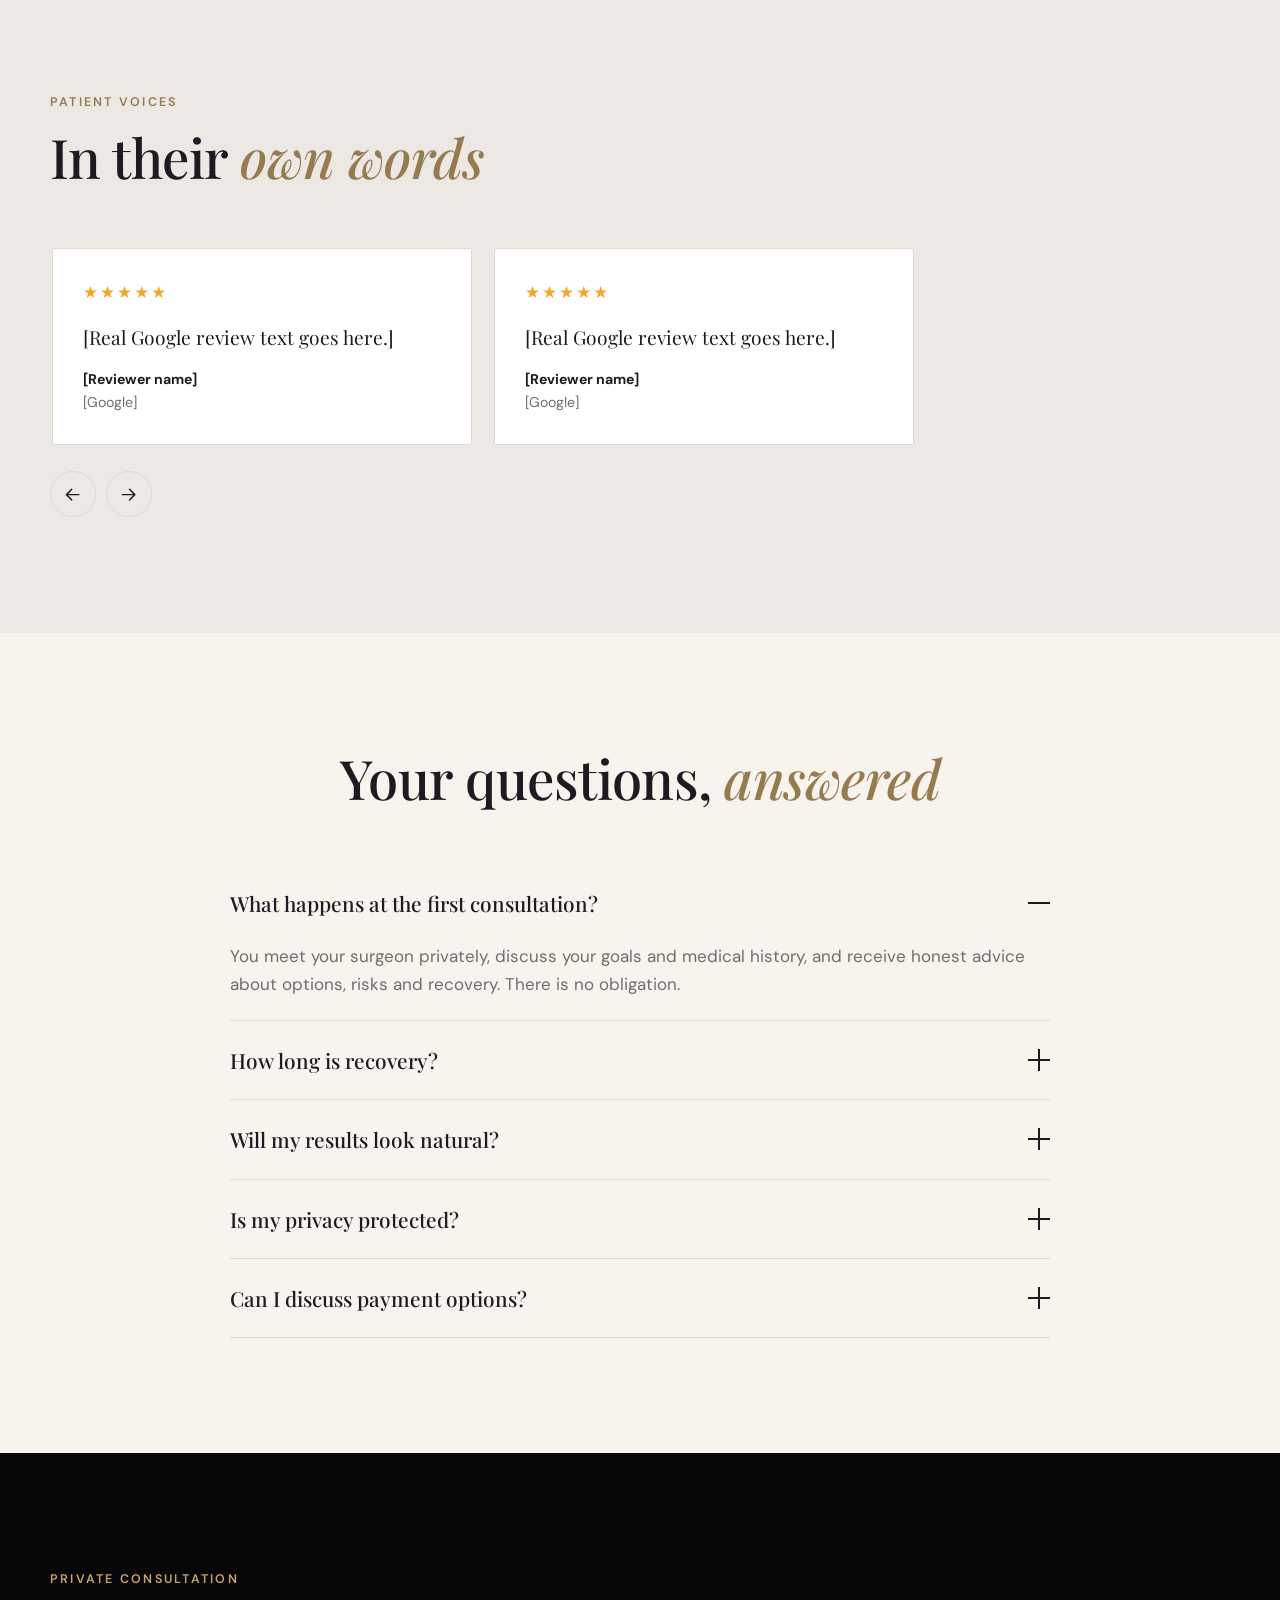
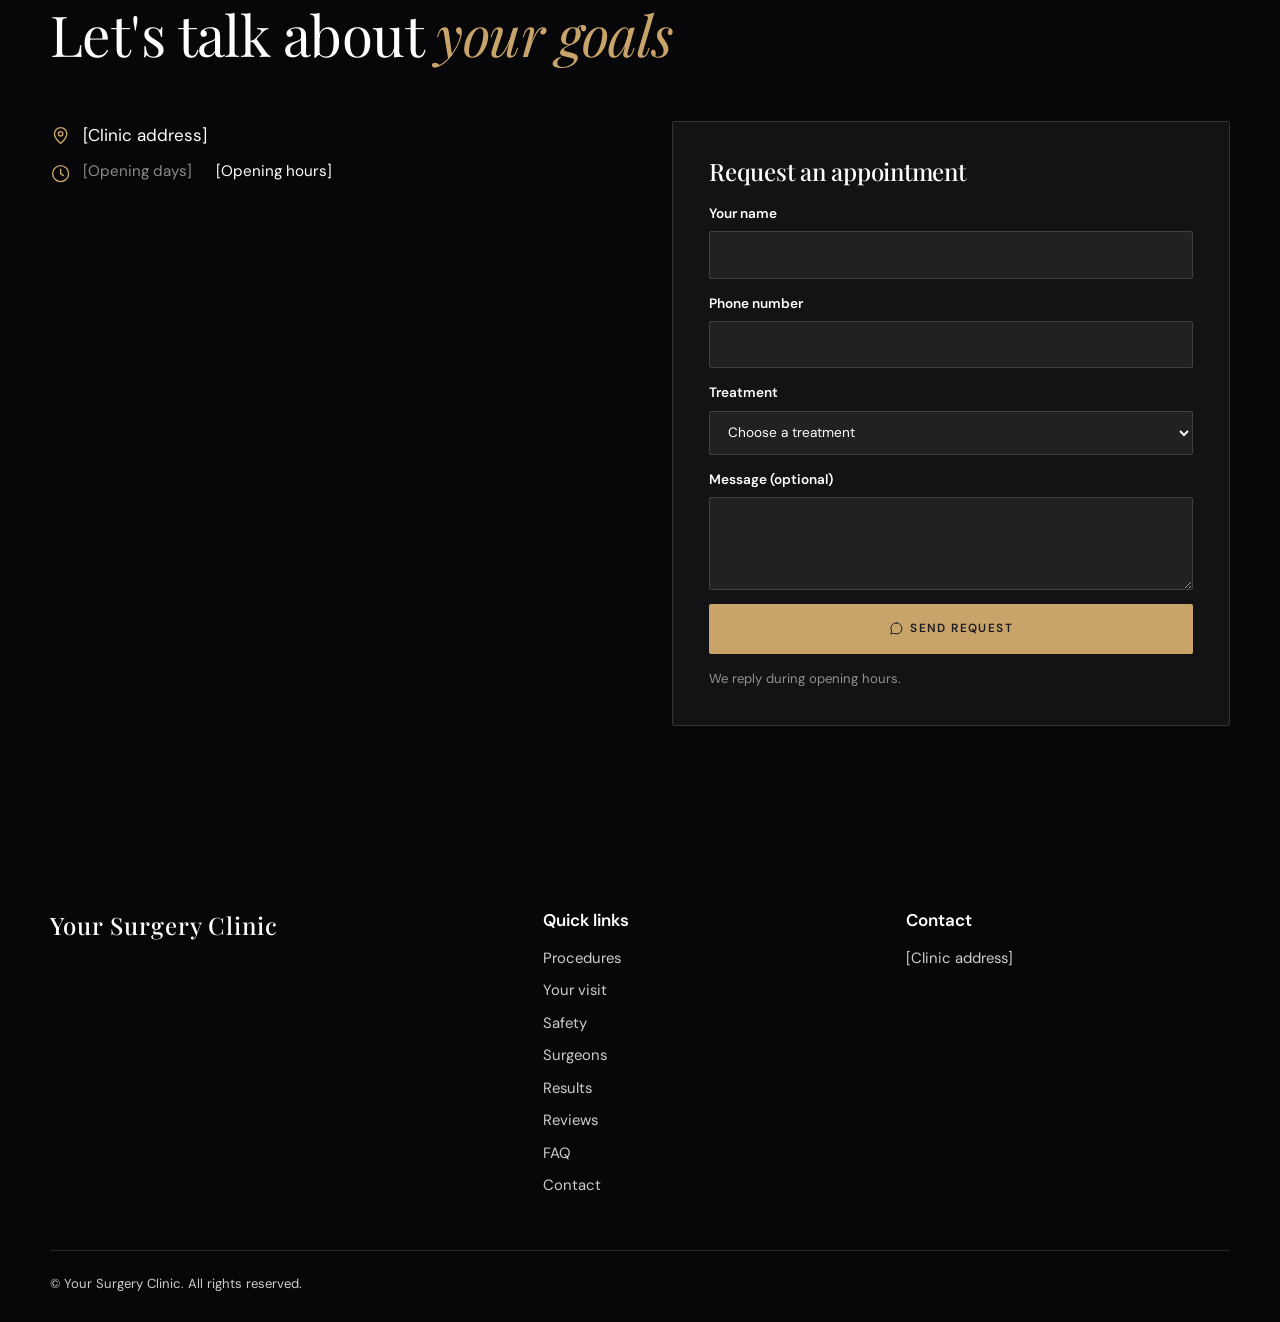
<file: demo-cosmetic-surgery/index.html>
<!doctype html>
<html lang="en" dir="ltr" data-template="cosmetic-surgery">
<head>
<meta charset="utf-8">
<meta name="viewport" content="width=device-width,initial-scale=1">
<meta name="robots" content="noindex, nofollow">
<title>Your Surgery Clinic | Cosmetic &amp; plastic surgery in Your City</title>
<meta name="description" content="Your Surgery Clinic provides surgical and non-surgical cosmetic procedures in Your City, with private consultations, clear information and personal aftercare.">
<meta name="theme-color" content="#241f2a">
<meta property="og:title" content="Your Surgery Clinic | Cosmetic &amp; plastic surgery in Your City">
<meta property="og:description" content="Your Surgery Clinic provides surgical and non-surgical cosmetic procedures in Your City, with private consultations, clear information and personal aftercare.">
<link rel="alternate" hreflang="ar" href="ar/"><link rel="preconnect" href="https://fonts.googleapis.com">
<link rel="preconnect" href="https://fonts.gstatic.com" crossorigin>
<link rel="stylesheet" href="https://fonts.googleapis.com/css2?family=Playfair+Display:ital,wght@0,400;0,500;0,600;1,400;1,500&amp;family=DM+Sans:wght@300;400;500;600&amp;display=swap">
<style>:root{ --primary:#241f2a;--primary-deep:#17141b;--primary-soft:#e9e9ea;--primary-mid:#bdbcbf;--primary-ink:#ffffff;--accent:#c9a46a;--accent-deep:#977b50;--accent-soft:#f7f2ea;--accent-ink:#14181c;--ink:#1d1a21;--muted:#706c6f;--line:#ddd9d5;--bg:#f7f3ed;--bg-alt:#ece8e3;--night:#070608;--night-2:#0c0b0e;--font-display:'Playfair Display',Georgia,serif;--font-body:'DM Sans',system-ui,sans-serif; }</style>
<link rel="stylesheet" href="assets/base.css">
<link rel="stylesheet" href="assets/style.css">
<script>document.documentElement.classList.add('js')</script>
<script type="application/ld+json">{"@context": "https://schema.org", "@type": "MedicalClinic", "name": "Your Surgery Clinic", "address": {"@type": "PostalAddress", "streetAddress": "[Clinic address]", "addressLocality": "Your City", "addressCountry": "[Country]"}}</script>
</head>
<body>
<a class="skip" href="#main">Skip to content</a>
<div class="concept-banner">Template preview with placeholder content. Not a real clinic: every [bracketed] item is replaced with the clinic&#39;s own details.</div>

<header class="site-header" data-header>
  <div class="wrap bar">
    <a class="brand" href="./" aria-label="Your Surgery Clinic">
      <span class="brand-name">Your Surgery Clinic</span>
    </a>
    <nav class="nav" id="nav" aria-label="Main">
<a href="#procedures">Procedures</a><a href="#journey">Your visit</a><a href="#safety">Safety</a><a href="#surgeons">Surgeons</a><a href="#results">Results</a><a href="#reviews">Reviews</a><a href="#faq">FAQ</a><a href="#contact">Contact</a>    </nav>
    <div class="actions">
<a class="lang" href="ar/" hreflang="ar" lang="ar">العربية</a>      <a class="btn btn-primary btn-sm" href="#contact">Book a consultation</a>
      <button class="burger" type="button" aria-label="Menu" aria-expanded="false" aria-controls="nav" data-burger><span></span><span></span></button>
    </div>
  </div>
</header>

<main id="main">
<section class="hero" id="top">
  <div class="wrap hero-grid">
    <div class="hero-copy">
      <p class="eyebrow">Cosmetic &amp; plastic surgery · Your City</p>
      <h1>Refined results. <em>Natural</em> confidence.</h1>
      <p class="hero-text">Thoughtful cosmetic surgery in Your City, planned around your face, your body and your goals, with discretion at every step.</p>
      <div class="hero-cta">
        <a class="btn btn-accent" href="#contact">Book a consultation</a>
      </div>
      <ul class="assure"><li><svg class="ic " viewBox="0 0 24 24" aria-hidden="true" fill="none" stroke="currentColor" stroke-width="1.6" stroke-linecap="round" stroke-linejoin="round"><path d="M5 12.5l4.5 4.5L19 7.5"/></svg>Private, no-pressure consultations</li><li><svg class="ic " viewBox="0 0 24 24" aria-hidden="true" fill="none" stroke="currentColor" stroke-width="1.6" stroke-linecap="round" stroke-linejoin="round"><path d="M5 12.5l4.5 4.5L19 7.5"/></svg>Clear information on risks and recovery</li><li><svg class="ic " viewBox="0 0 24 24" aria-hidden="true" fill="none" stroke="currentColor" stroke-width="1.6" stroke-linecap="round" stroke-linejoin="round"><path d="M5 12.5l4.5 4.5L19 7.5"/></svg>Personal aftercare and follow-up</li></ul>
    </div>
    <div class="hero-art">
      <div class="frame"><div class="ph frame-img" role="img" aria-label="Your Surgery Clinic"><svg class="ic " viewBox="0 0 24 24" aria-hidden="true" fill="none" stroke="currentColor" stroke-width="1.6" stroke-linecap="round" stroke-linejoin="round"><path d="M12 3l1.8 5.2L19 10l-5.2 1.8L12 17l-1.8-5.2L5 10l5.2-1.8z"/><path d="M19 16l.7 2 2 .7-2 .7-.7 2-.7-2-2-.7 2-.7z"/></svg></div></div>
    </div>
  </div>
</section>

<section class="sec intro">
  <div class="wrap narrow">
    <p class="eyebrow center">Our approach</p>
    <p class="intro-text reveal">Great surgery is <em>restraint</em>. We plan carefully, explain honestly and aim for results that look like you.</p>
<ul class="stats stats-row">
  <li class="stat reveal">
    <span class="stat-top"><b class="stat-num" >[00]</b><span class="stat-suffix">+</span></span>
    <span class="stat-label">[Years of experience]</span>
  </li>
  <li class="stat reveal">
    <span class="stat-top"><b class="stat-num" >[00]</b><span class="stat-suffix">+</span></span>
    <span class="stat-label">[Patients treated]</span>
  </li>
  <li class="stat reveal">
    <span class="stat-top"><b class="stat-num" >[00]</b></span>
    <span class="stat-label">[Specialists]</span>
  </li>
</ul>  </div>
</section>

<section class="offer"><div class="wrap offer-in">
  <span class="tag">Current offer</span><p>[Current offer, if the clinic publishes one]</p>
</div></section>

<section class="sec cream" id="procedures">
  <div class="wrap">
    <div class="sec-head reveal ">
<p class="eyebrow">Procedures</p>  <h2>Surgical and <em>non-surgical</em> options</h2>
</div>
    <div data-tabs>
      <div class="tabs" role="tablist">
<button class="tab" type="button" role="tab" id="tab-1" aria-controls="panel-1">Face</button><button class="tab" type="button" role="tab" id="tab-2" aria-controls="panel-2">Breast</button><button class="tab" type="button" role="tab" id="tab-3" aria-controls="panel-3">Body</button><button class="tab" type="button" role="tab" id="tab-4" aria-controls="panel-4">Non-surgical</button>      </div>
      <div class="tabpanel" role="tabpanel" id="panel-1" aria-labelledby="tab-1">
        <div class="proc-grid">
          <a class="proc" href="#contact">
            <span class="proc-n">01</span>
            <h3>Rhinoplasty</h3>
            <p>Refine shape and balance while respecting your features and breathing.</p>
            <span class="proc-go">Book a consultation <svg class="ic " viewBox="0 0 24 24" aria-hidden="true" fill="none" stroke="currentColor" stroke-width="1.6" stroke-linecap="round" stroke-linejoin="round"><path d="M5 12h14M13 6l6 6-6 6"/></svg></span>
          </a>
          <a class="proc" href="#contact">
            <span class="proc-n">02</span>
            <h3>Facelift &amp; neck lift</h3>
            <p>Restore a rested, natural contour with subtle lifting techniques.</p>
            <span class="proc-go">Book a consultation <svg class="ic " viewBox="0 0 24 24" aria-hidden="true" fill="none" stroke="currentColor" stroke-width="1.6" stroke-linecap="round" stroke-linejoin="round"><path d="M5 12h14M13 6l6 6-6 6"/></svg></span>
          </a>
          <a class="proc" href="#contact">
            <span class="proc-n">03</span>
            <h3>Eyelid surgery</h3>
            <p>Freshen the eyes by addressing heaviness and puffiness.</p>
            <span class="proc-go">Book a consultation <svg class="ic " viewBox="0 0 24 24" aria-hidden="true" fill="none" stroke="currentColor" stroke-width="1.6" stroke-linecap="round" stroke-linejoin="round"><path d="M5 12h14M13 6l6 6-6 6"/></svg></span>
          </a>
          <a class="proc" href="#contact">
            <span class="proc-n">04</span>
            <h3>Ear correction</h3>
            <p>Reposition prominent ears for adults and children.</p>
            <span class="proc-go">Book a consultation <svg class="ic " viewBox="0 0 24 24" aria-hidden="true" fill="none" stroke="currentColor" stroke-width="1.6" stroke-linecap="round" stroke-linejoin="round"><path d="M5 12h14M13 6l6 6-6 6"/></svg></span>
          </a>
        </div>
      </div>
      <div class="tabpanel" role="tabpanel" id="panel-2" aria-labelledby="tab-2">
        <div class="proc-grid">
          <a class="proc" href="#contact">
            <span class="proc-n">01</span>
            <h3>Breast augmentation</h3>
            <p>Add volume and shape, with implant choice guided by your frame.</p>
            <span class="proc-go">Book a consultation <svg class="ic " viewBox="0 0 24 24" aria-hidden="true" fill="none" stroke="currentColor" stroke-width="1.6" stroke-linecap="round" stroke-linejoin="round"><path d="M5 12h14M13 6l6 6-6 6"/></svg></span>
          </a>
          <a class="proc" href="#contact">
            <span class="proc-n">02</span>
            <h3>Breast lift</h3>
            <p>Elevate and reshape for a firmer, more youthful profile.</p>
            <span class="proc-go">Book a consultation <svg class="ic " viewBox="0 0 24 24" aria-hidden="true" fill="none" stroke="currentColor" stroke-width="1.6" stroke-linecap="round" stroke-linejoin="round"><path d="M5 12h14M13 6l6 6-6 6"/></svg></span>
          </a>
          <a class="proc" href="#contact">
            <span class="proc-n">03</span>
            <h3>Breast reduction</h3>
            <p>Relieve weight and discomfort with a balanced result.</p>
            <span class="proc-go">Book a consultation <svg class="ic " viewBox="0 0 24 24" aria-hidden="true" fill="none" stroke="currentColor" stroke-width="1.6" stroke-linecap="round" stroke-linejoin="round"><path d="M5 12h14M13 6l6 6-6 6"/></svg></span>
          </a>
        </div>
      </div>
      <div class="tabpanel" role="tabpanel" id="panel-3" aria-labelledby="tab-3">
        <div class="proc-grid">
          <a class="proc" href="#contact">
            <span class="proc-n">01</span>
            <h3>Liposuction</h3>
            <p>Sculpt stubborn areas with precise, contour-focused techniques.</p>
            <span class="proc-go">Book a consultation <svg class="ic " viewBox="0 0 24 24" aria-hidden="true" fill="none" stroke="currentColor" stroke-width="1.6" stroke-linecap="round" stroke-linejoin="round"><path d="M5 12h14M13 6l6 6-6 6"/></svg></span>
          </a>
          <a class="proc" href="#contact">
            <span class="proc-n">02</span>
            <h3>Tummy tuck</h3>
            <p>Tighten the abdominal wall and remove excess skin.</p>
            <span class="proc-go">Book a consultation <svg class="ic " viewBox="0 0 24 24" aria-hidden="true" fill="none" stroke="currentColor" stroke-width="1.6" stroke-linecap="round" stroke-linejoin="round"><path d="M5 12h14M13 6l6 6-6 6"/></svg></span>
          </a>
          <a class="proc" href="#contact">
            <span class="proc-n">03</span>
            <h3>Body contouring</h3>
            <p>Combined plans for lifting and shaping after weight change.</p>
            <span class="proc-go">Book a consultation <svg class="ic " viewBox="0 0 24 24" aria-hidden="true" fill="none" stroke="currentColor" stroke-width="1.6" stroke-linecap="round" stroke-linejoin="round"><path d="M5 12h14M13 6l6 6-6 6"/></svg></span>
          </a>
        </div>
      </div>
      <div class="tabpanel" role="tabpanel" id="panel-4" aria-labelledby="tab-4">
        <div class="proc-grid">
          <a class="proc" href="#contact">
            <span class="proc-n">01</span>
            <h3>Botulinum toxin</h3>
            <p>Soften lines while keeping natural expression.</p>
            <span class="proc-go">Book a consultation <svg class="ic " viewBox="0 0 24 24" aria-hidden="true" fill="none" stroke="currentColor" stroke-width="1.6" stroke-linecap="round" stroke-linejoin="round"><path d="M5 12h14M13 6l6 6-6 6"/></svg></span>
          </a>
          <a class="proc" href="#contact">
            <span class="proc-n">02</span>
            <h3>Dermal fillers</h3>
            <p>Restore volume and refine contours without surgery.</p>
            <span class="proc-go">Book a consultation <svg class="ic " viewBox="0 0 24 24" aria-hidden="true" fill="none" stroke="currentColor" stroke-width="1.6" stroke-linecap="round" stroke-linejoin="round"><path d="M5 12h14M13 6l6 6-6 6"/></svg></span>
          </a>
          <a class="proc" href="#contact">
            <span class="proc-n">03</span>
            <h3>Thread lift</h3>
            <p>A gentle lift with little downtime.</p>
            <span class="proc-go">Book a consultation <svg class="ic " viewBox="0 0 24 24" aria-hidden="true" fill="none" stroke="currentColor" stroke-width="1.6" stroke-linecap="round" stroke-linejoin="round"><path d="M5 12h14M13 6l6 6-6 6"/></svg></span>
          </a>
        </div>
      </div>
    </div>
  </div>
</section>

<section class="sec" id="journey">
  <div class="wrap">
    <div class="sec-head reveal center">
<p class="eyebrow">Your journey</p>  <h2>From first conversation to <em>full recovery</em></h2>
</div>
    <ol class="journey journey-rail">
  <li class="jstep reveal">
    <span class="jnum">01</span>
    <h3>Private consultation</h3>
    <p>Meet your surgeon, share your goals and ask every question.</p>
  </li>
  <li class="jstep reveal">
    <span class="jnum">02</span>
    <h3>Planning</h3>
    <p>A personal plan covering technique, timing, cost and recovery.</p>
  </li>
  <li class="jstep reveal">
    <span class="jnum">03</span>
    <h3>Pre-operative care</h3>
    <p>Health checks and clear preparation instructions.</p>
  </li>
  <li class="jstep reveal">
    <span class="jnum">04</span>
    <h3>Surgery</h3>
    <p>Carefully performed with attentive anaesthesia and nursing care.</p>
  </li>
  <li class="jstep reveal">
    <span class="jnum">05</span>
    <h3>Recovery &amp; follow-up</h3>
    <p>Scheduled reviews and direct contact as you heal.</p>
  </li>
</ol>
  </div>
</section>

<section class="sec night" id="safety">
  <div class="wrap safety-grid">
    <div>
      <p class="eyebrow">Safety &amp; standards</p>
      <h2>Your safety comes <em>first</em></h2>
      <p class="lead">Every plan begins with a careful health assessment and an honest conversation about risks, benefits and alternatives.</p>
    </div>
    <ul class="safety-points"><li class="reveal"><svg class="ic " viewBox="0 0 24 24" aria-hidden="true" fill="none" stroke="currentColor" stroke-width="1.6" stroke-linecap="round" stroke-linejoin="round"><path d="M12 3l8 3v6c0 4.5-3.2 8-8 9-4.8-1-8-4.5-8-9V6z"/><path d="M8.5 12l2.5 2.5 4.5-5"/></svg><span>Thorough pre-operative assessment</span></li><li class="reveal"><svg class="ic " viewBox="0 0 24 24" aria-hidden="true" fill="none" stroke="currentColor" stroke-width="1.6" stroke-linecap="round" stroke-linejoin="round"><path d="M12 3l8 3v6c0 4.5-3.2 8-8 9-4.8-1-8-4.5-8-9V6z"/><path d="M8.5 12l2.5 2.5 4.5-5"/></svg><span>Procedures in licensed facilities</span></li><li class="reveal"><svg class="ic " viewBox="0 0 24 24" aria-hidden="true" fill="none" stroke="currentColor" stroke-width="1.6" stroke-linecap="round" stroke-linejoin="round"><path d="M12 3l8 3v6c0 4.5-3.2 8-8 9-4.8-1-8-4.5-8-9V6z"/><path d="M8.5 12l2.5 2.5 4.5-5"/></svg><span>Qualified anaesthesia and nursing team</span></li><li class="reveal"><svg class="ic " viewBox="0 0 24 24" aria-hidden="true" fill="none" stroke="currentColor" stroke-width="1.6" stroke-linecap="round" stroke-linejoin="round"><path d="M12 3l8 3v6c0 4.5-3.2 8-8 9-4.8-1-8-4.5-8-9V6z"/><path d="M8.5 12l2.5 2.5 4.5-5"/></svg><span>Follow-up visits and a direct line for questions</span></li></ul>
  </div>
</section>

<section class="sec" id="surgeons">
  <div class="wrap">
    <div class="sec-head reveal ">
<p class="eyebrow">Surgeons</p>  <h2>The <em>surgeons</em> behind your care</h2>
</div>
    <div class="docs docs-luxe">
  <article class="doc reveal">
    <div class="doc-photo">
<div class="ph ph-person"><span>[N</span></div>    </div>
    <div class="doc-body">
      <h3>[Doctor name]</h3>
<p class="doc-title">[Title]</p><p class="doc-cred">[Published qualifications]</p><p class="doc-bio">[Short bio in the doctor&#39;s own published words.]</p>    </div>
  </article>
  <article class="doc reveal">
    <div class="doc-photo">
<div class="ph ph-person"><span>[N</span></div>    </div>
    <div class="doc-body">
      <h3>[Doctor name]</h3>
<p class="doc-title">[Title]</p><p class="doc-cred">[Published qualifications]</p>    </div>
  </article>
</div>
  </div>
</section>

<section class="sec cream" id="results">
  <div class="wrap">
    <div class="sec-head reveal center">
<p class="eyebrow">Results</p>  <h2>Subtle, natural <em>outcomes</em></h2>
</div>
    <div class="ba-wrap">
  <figure class="ba reveal" data-ba style="--pos:50%">
    <div class="ba-stage">
      <div class="ba-layer ba-after"><div class="ph ba-img" role="img" aria-label="After [Treatment]"><svg class="ic " viewBox="0 0 24 24" aria-hidden="true" fill="none" stroke="currentColor" stroke-width="1.6" stroke-linecap="round" stroke-linejoin="round"><path d="M12 3l1.8 5.2L19 10l-5.2 1.8L12 17l-1.8-5.2L5 10l5.2-1.8z"/><path d="M19 16l.7 2 2 .7-2 .7-.7 2-.7-2-2-.7 2-.7z"/></svg></div></div>
      <div class="ba-layer ba-before"><div class="ph ba-img" role="img" aria-label="Before [Treatment]"><svg class="ic " viewBox="0 0 24 24" aria-hidden="true" fill="none" stroke="currentColor" stroke-width="1.6" stroke-linecap="round" stroke-linejoin="round"><path d="M12 3l9 5-9 5-9-5z"/><path d="M3 13l9 5 9-5"/></svg></div></div>
      <span class="ba-tag ba-tag-b">Before</span><span class="ba-tag ba-tag-a">After</span>
      <span class="ba-handle" aria-hidden="true"></span>
      <input type="range" min="0" max="100" value="50" aria-label="Drag to compare">
    </div>
    <figcaption><b>[Treatment]</b> · Drag to compare</figcaption>
  </figure>
</div>
<p class="fine">Individual results vary. Shown with patient consent.</p>
  </div>
</section>

<section class="sec slim"><div class="wrap">
  <p class="eyebrow center">Payment options</p>
  <ul class="pills"><li>[Payment option]</li><li>[Payment option]</li></ul>
</div></section>

<section class="sec cream" id="reviews">
  <div class="wrap">
    <div class="sec-head reveal ">
<p class="eyebrow">Patient voices</p>  <h2>In their <em>own words</em></h2>
</div>
    <div class="carousel" data-carousel>
  <div class="car-track" tabindex="0">
    <figure class="review reveal">
      <span class="stars" role="img" aria-label="5 / 5"><span class="on">★</span><span class="on">★</span><span class="on">★</span><span class="on">★</span><span class="on">★</span></span>
      <blockquote>[Real Google review text goes here.]</blockquote>
      <figcaption><b>[Reviewer name]</b><span>[Google]</span></figcaption>
    </figure>
    <figure class="review reveal">
      <span class="stars" role="img" aria-label="5 / 5"><span class="on">★</span><span class="on">★</span><span class="on">★</span><span class="on">★</span><span class="on">★</span></span>
      <blockquote>[Real Google review text goes here.]</blockquote>
      <figcaption><b>[Reviewer name]</b><span>[Google]</span></figcaption>
    </figure>
  </div>
  <div class="car-nav">
    <button type="button" data-prev aria-label="Previous"><svg class="ic " viewBox="0 0 24 24" aria-hidden="true" fill="none" stroke="currentColor" stroke-width="1.6" stroke-linecap="round" stroke-linejoin="round"><path d="M5 12h14M13 6l6 6-6 6"/></svg></button>
    <button type="button" data-next aria-label="Next"><svg class="ic " viewBox="0 0 24 24" aria-hidden="true" fill="none" stroke="currentColor" stroke-width="1.6" stroke-linecap="round" stroke-linejoin="round"><path d="M5 12h14M13 6l6 6-6 6"/></svg></button>
  </div>
</div>
  </div>
</section>

<section class="sec" id="faq">
  <div class="wrap">
    <div class="sec-head reveal center">
  <h2>Your questions, <em>answered</em></h2>
</div>
    <div class="faq">
  <details class="faq-item reveal" open>
    <summary>What happens at the first consultation?<span class="faq-plus" aria-hidden="true"></span></summary>
    <div class="faq-a"><p>You meet your surgeon privately, discuss your goals and medical history, and receive honest advice about options, risks and recovery. There is no obligation.</p></div>
  </details>
  <details class="faq-item reveal" >
    <summary>How long is recovery?<span class="faq-plus" aria-hidden="true"></span></summary>
    <div class="faq-a"><p>It varies by procedure. We give you a realistic timeline for time off work, activity and when to expect final results.</p></div>
  </details>
  <details class="faq-item reveal" >
    <summary>Will my results look natural?<span class="faq-plus" aria-hidden="true"></span></summary>
    <div class="faq-a"><p>That is our aim. We plan conservatively around your proportions and discuss what is realistic for you.</p></div>
  </details>
  <details class="faq-item reveal" >
    <summary>Is my privacy protected?<span class="faq-plus" aria-hidden="true"></span></summary>
    <div class="faq-a"><p>Yes. Consultations are private and your information and photos are handled confidentially.</p></div>
  </details>
  <details class="faq-item reveal" >
    <summary>Can I discuss payment options?<span class="faq-plus" aria-hidden="true"></span></summary>
    <div class="faq-a"><p>Of course. We provide a clear written estimate and can talk through the options available.</p></div>
  </details>
</div>
  </div>
</section>

<section class="sec night" id="contact">
  <div class="wrap">
    <div class="sec-head reveal ">
<p class="eyebrow">Private consultation</p>  <h2>Let&#39;s talk about <em>your goals</em></h2>
</div>
    <div class="contact-grid">
  <div class="contact-info reveal">
    <div class="loc">
<p class="loc-row"><svg class="ic " viewBox="0 0 24 24" aria-hidden="true" fill="none" stroke="currentColor" stroke-width="1.6" stroke-linecap="round" stroke-linejoin="round"><path d="M12 21s7-6.2 7-11a7 7 0 10-14 0c0 4.8 7 11 7 11z"/><circle cx="12" cy="10" r="2.5"/></svg><span>[Clinic address]</span></p><div class="loc-row"><svg class="ic " viewBox="0 0 24 24" aria-hidden="true" fill="none" stroke="currentColor" stroke-width="1.6" stroke-linecap="round" stroke-linejoin="round"><circle cx="12" cy="12" r="9"/><path d="M12 7v5l3 2"/></svg><div><dl class="hours"><div><dt>[Opening days]</dt><dd>[Opening hours]</dd></div></dl></div></div>    </div>
  </div>
  <form class="form reveal" data-wa-form="" data-msg="Hello Your Surgery Clinic, I&#39;d like to book an appointment. Name: {n}. Phone: {p}. Treatment: {s}. {m}" data-live="false" data-demo-note="This is a website concept, so the form is not connected.">
    <h3>Request an appointment</h3>
    <label><span>Your name</span><input name="n" required autocomplete="name"></label>
    <label><span>Phone number</span><input name="p" type="tel" required autocomplete="tel" dir="ltr"></label>
    <label><span>Treatment</span>
      <select name="s"><option value="">Choose a treatment</option><option>Rhinoplasty</option><option>Facelift &amp; neck lift</option><option>Eyelid surgery</option><option>Ear correction</option><option>Breast augmentation</option><option>Breast lift</option><option>Breast reduction</option><option>Liposuction</option><option>Tummy tuck</option><option>Body contouring</option><option>Botulinum toxin</option><option>Dermal fillers</option><option>Thread lift</option></select>
    </label>
    <label><span>Message (optional)</span><textarea name="m" rows="3"></textarea></label>
    <button class="btn btn-primary" type="submit"><svg class="ic " viewBox="0 0 24 24" aria-hidden="true" fill="none" stroke="currentColor" stroke-width="1.6" stroke-linecap="round" stroke-linejoin="round"><path d="M12 3a9 9 0 00-7.7 13.6L3 21l4.5-1.2A9 9 0 1012 3z"/></svg> Send request</button>
    <p class="fine form-status" role="status">We reply during opening hours.</p>
  </form>
</div>
  </div>
</section>
</main>

<footer class="site-footer">
  <div class="wrap foot-grid">
    <div class="foot-brand">
      <p class="brand-name">Your Surgery Clinic</p>
    </div>
    <div>
      <p class="foot-h">Quick links</p>
      <ul><li><a href="#procedures">Procedures</a></li><li><a href="#journey">Your visit</a></li><li><a href="#safety">Safety</a></li><li><a href="#surgeons">Surgeons</a></li><li><a href="#results">Results</a></li><li><a href="#reviews">Reviews</a></li><li><a href="#faq">FAQ</a></li><li><a href="#contact">Contact</a></li></ul>
    </div>
    <div>
      <p class="foot-h">Contact</p>
      <ul>
<li>[Clinic address]</li>      </ul>
    </div>
  </div>
  <div class="wrap foot-base">
    <span>© Your Surgery Clinic. All rights reserved.</span>
  </div>
</footer>

<div class="wa" data-wa>
  <div class="wa-pop" id="wa-pop" hidden>
    <div class="wa-head"><b>Your Surgery Clinic</b><span>Typically replies within minutes</span></div>
    <div class="wa-body">
      <p class="wa-bubble">Hi there! How can we help you today?</p>
      <a class="wa-quick" href="#contact">Book an appointment</a>
      <a class="wa-quick" href="#contact">Ask about prices</a>
      <a class="wa-open" href="#contact"><svg class="ic " viewBox="0 0 24 24" aria-hidden="true" fill="none" stroke="currentColor" stroke-width="1.6" stroke-linecap="round" stroke-linejoin="round"><path d="M12 3a9 9 0 00-7.7 13.6L3 21l4.5-1.2A9 9 0 1012 3z"/></svg> Open WhatsApp chat</a>
    </div>
  </div>
  <button class="wa-btn" type="button" aria-label="WhatsApp" aria-expanded="false" aria-controls="wa-pop" data-wa-toggle><svg class="ic " viewBox="0 0 24 24" aria-hidden="true" fill="none" stroke="currentColor" stroke-width="1.6" stroke-linecap="round" stroke-linejoin="round"><path d="M12 3a9 9 0 00-7.7 13.6L3 21l4.5-1.2A9 9 0 1012 3z"/></svg></button>
</div>
<script src="assets/app.js" defer></script>
</body>
</html>
</file>
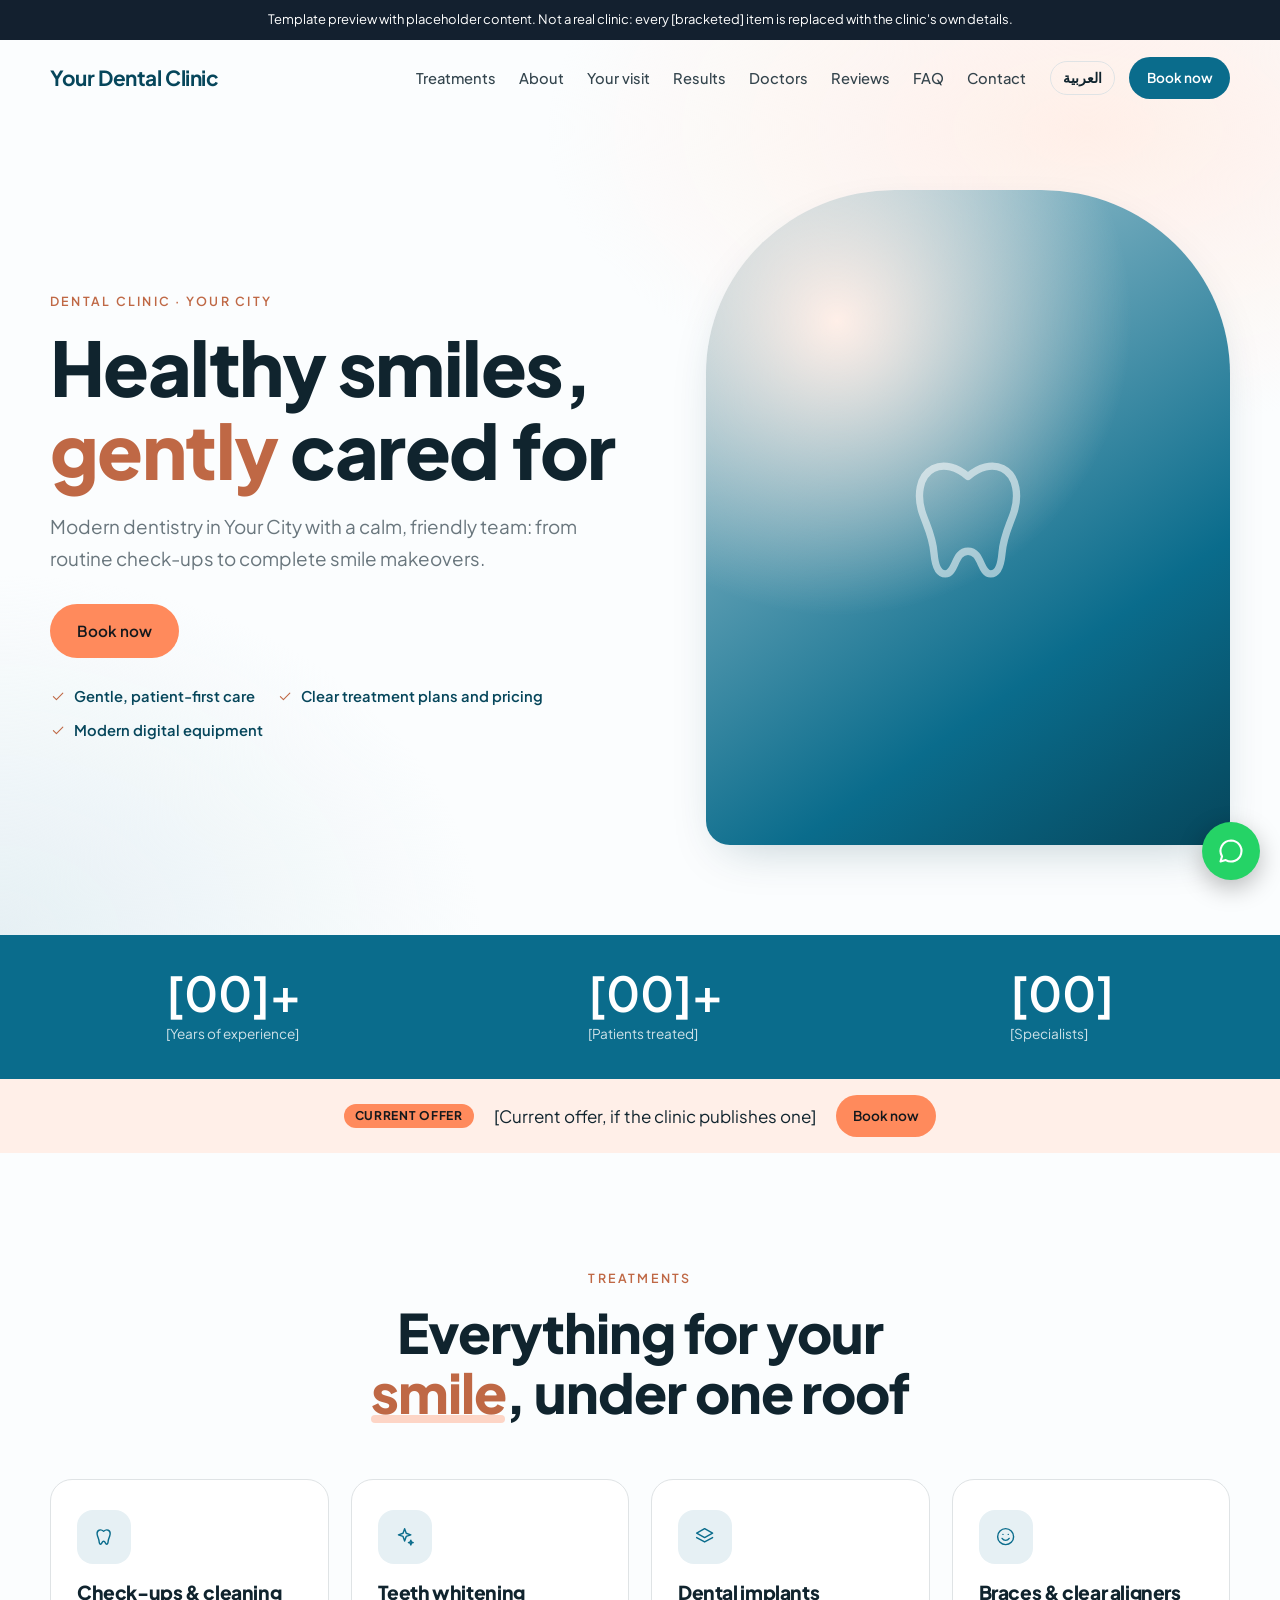
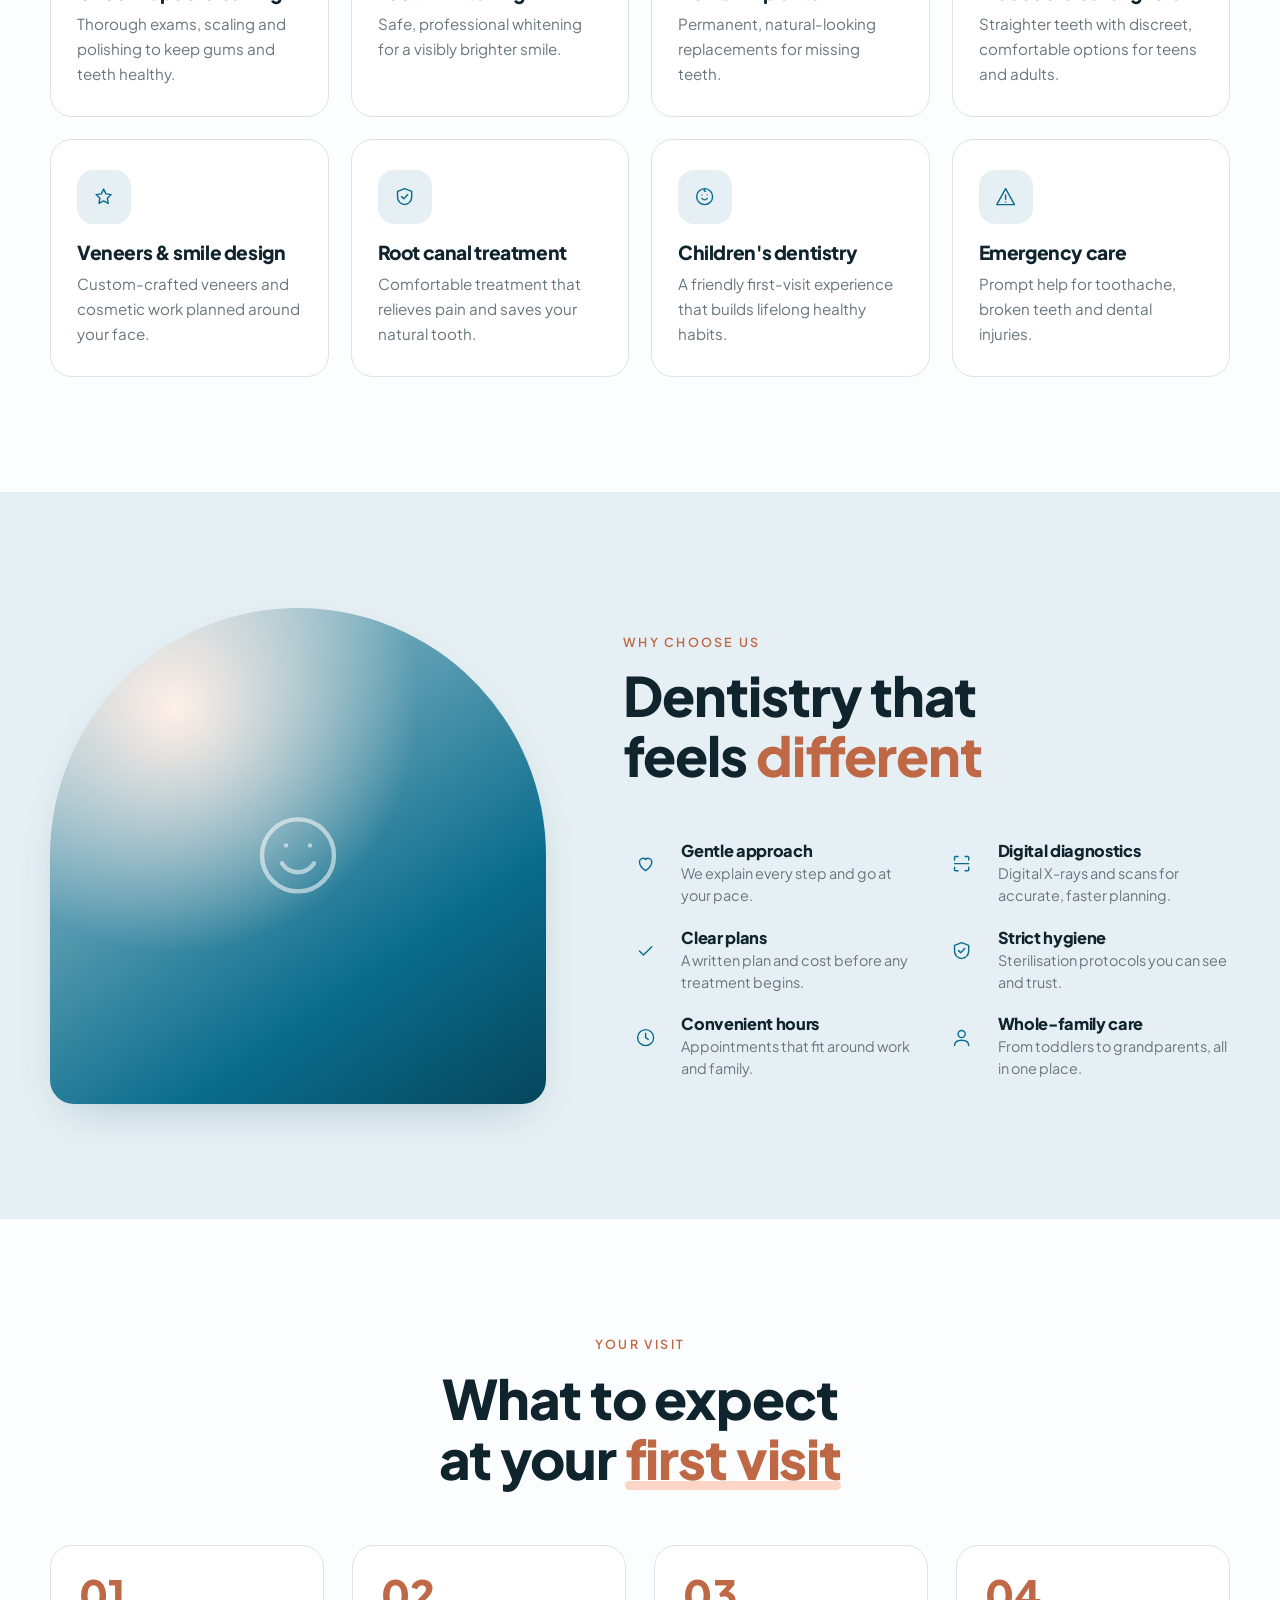
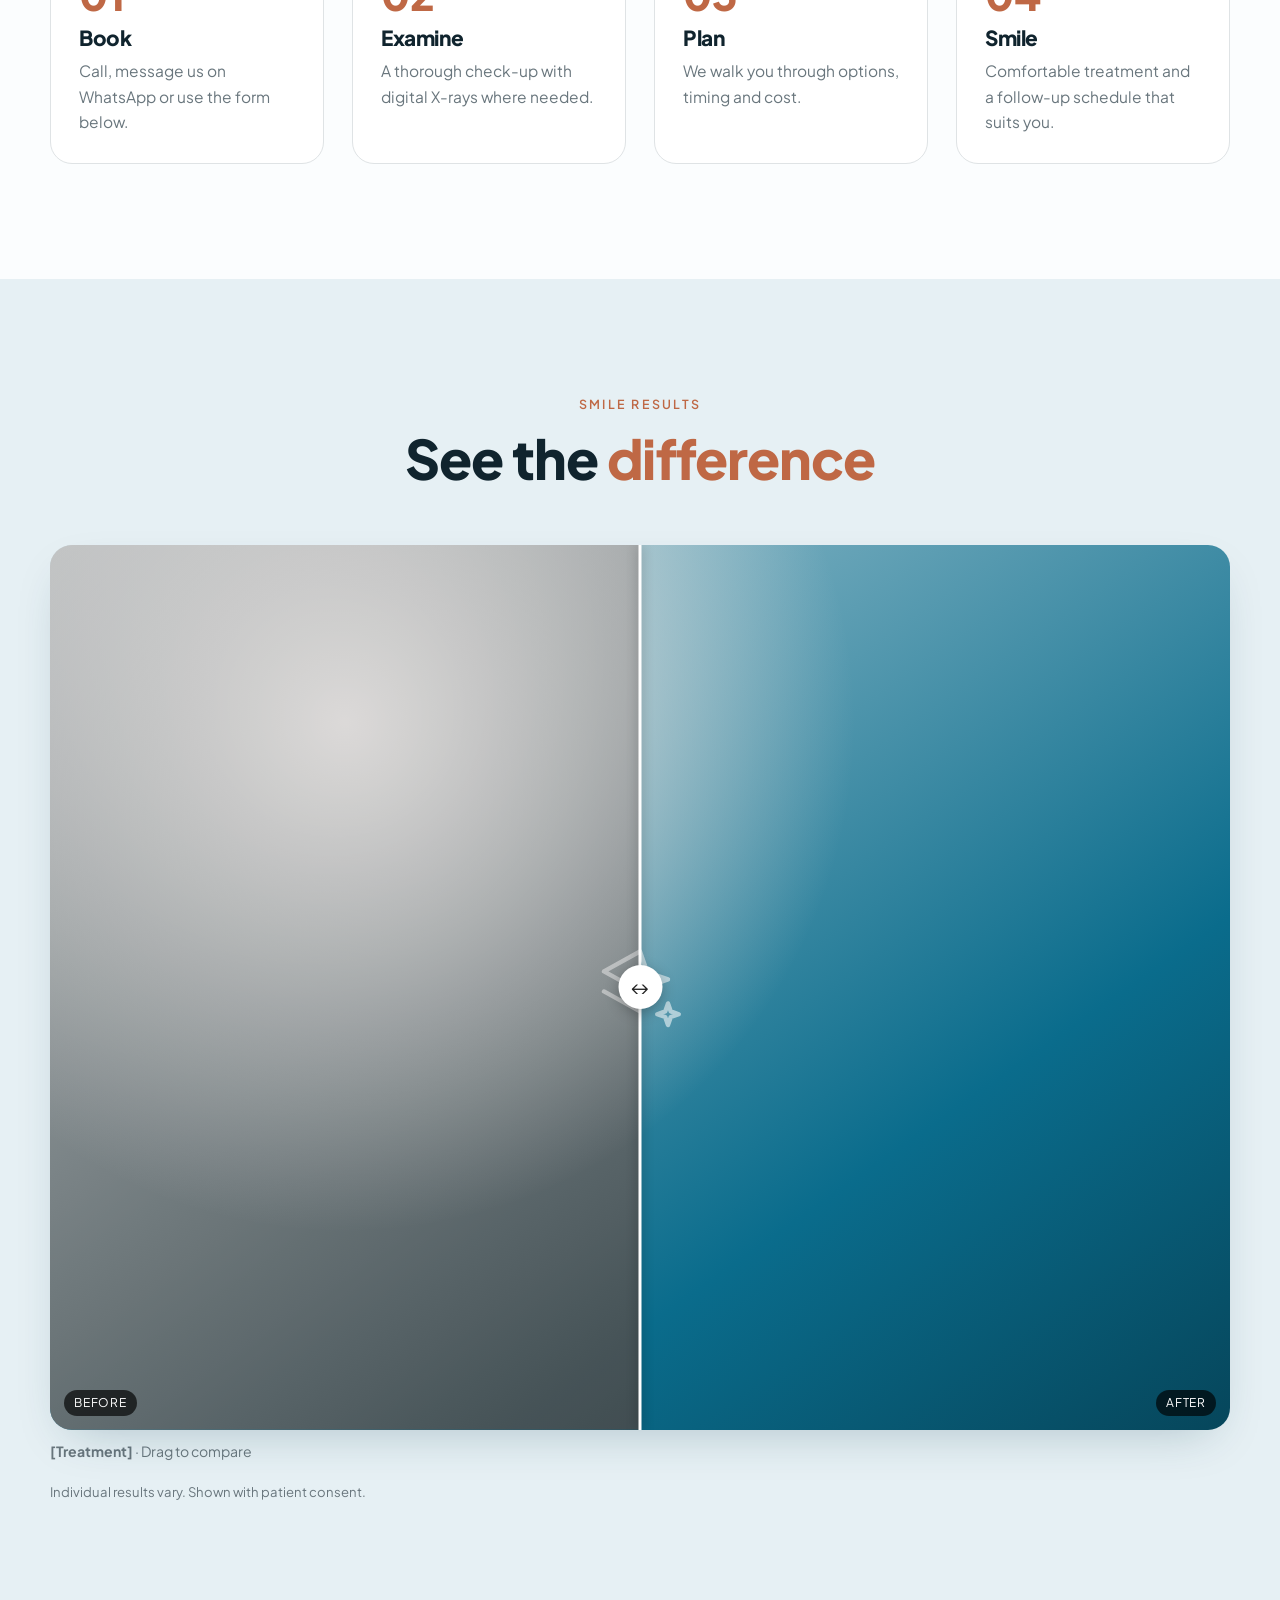
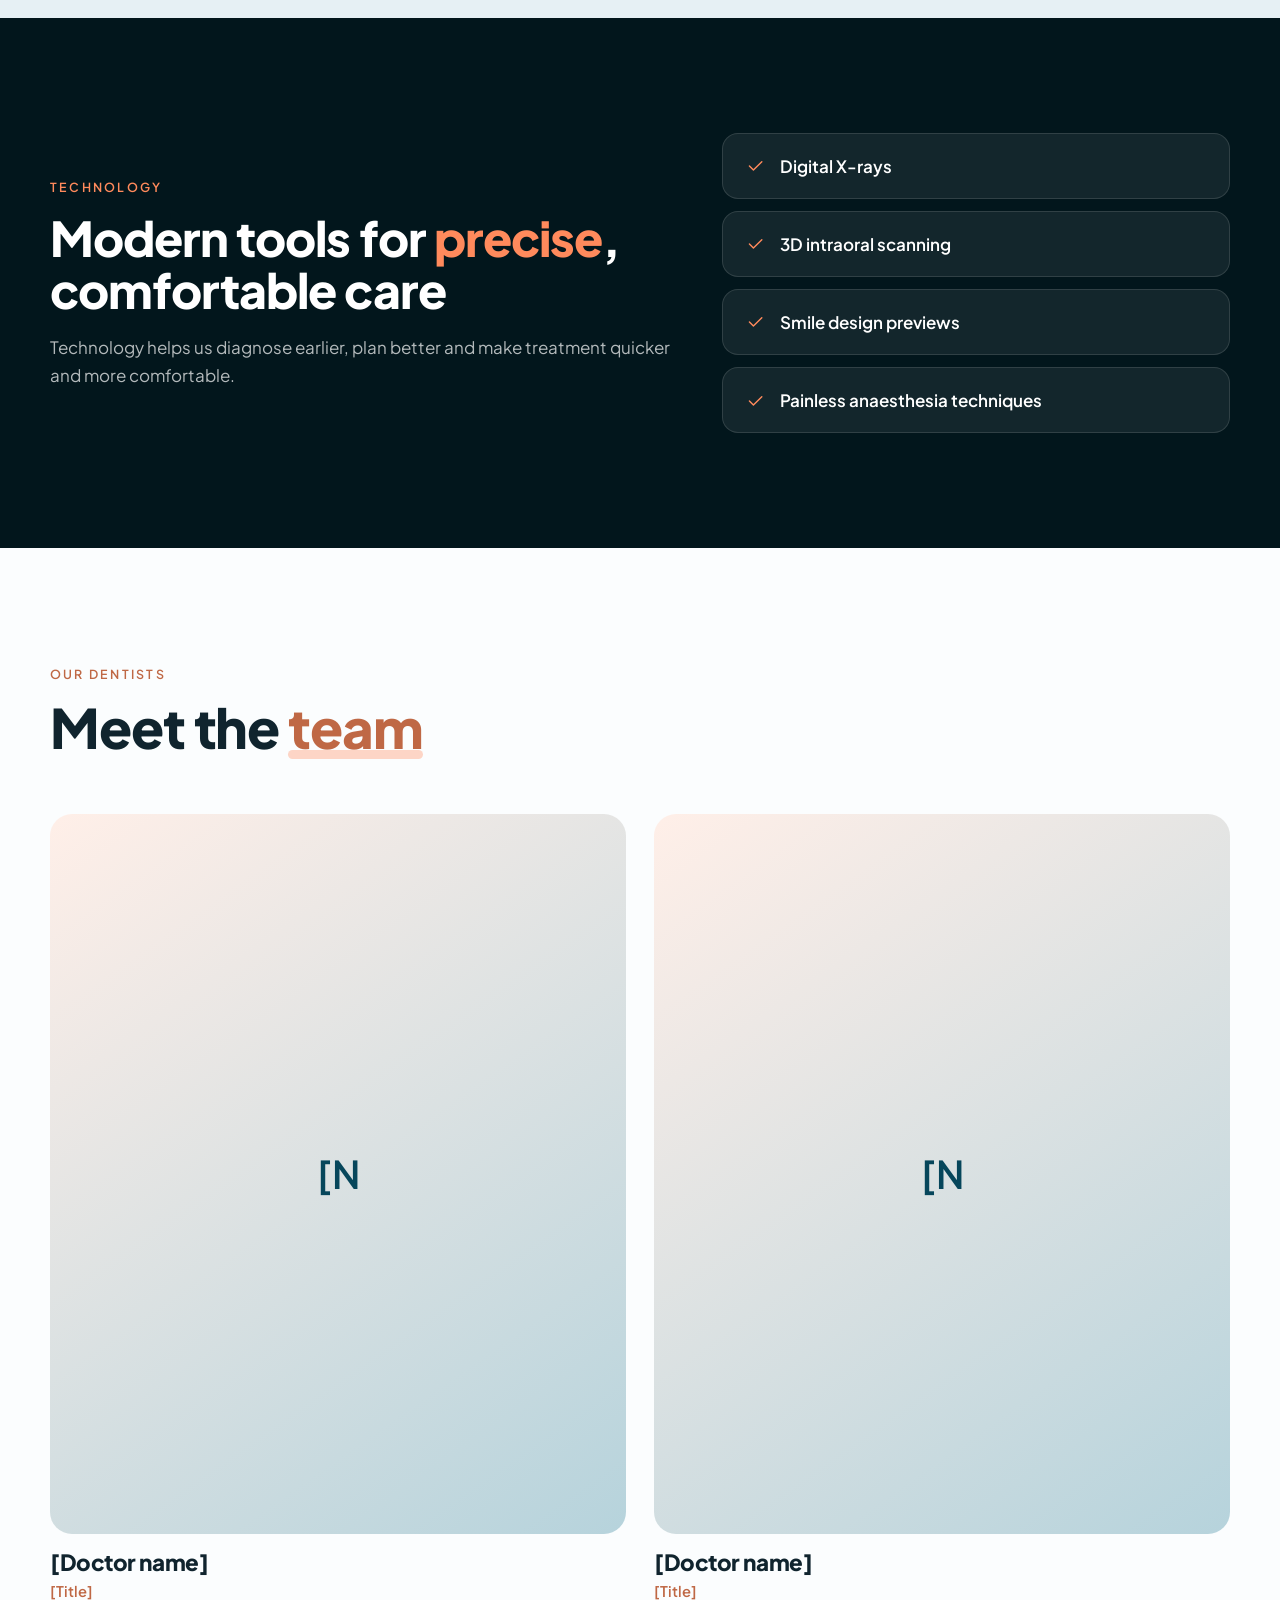
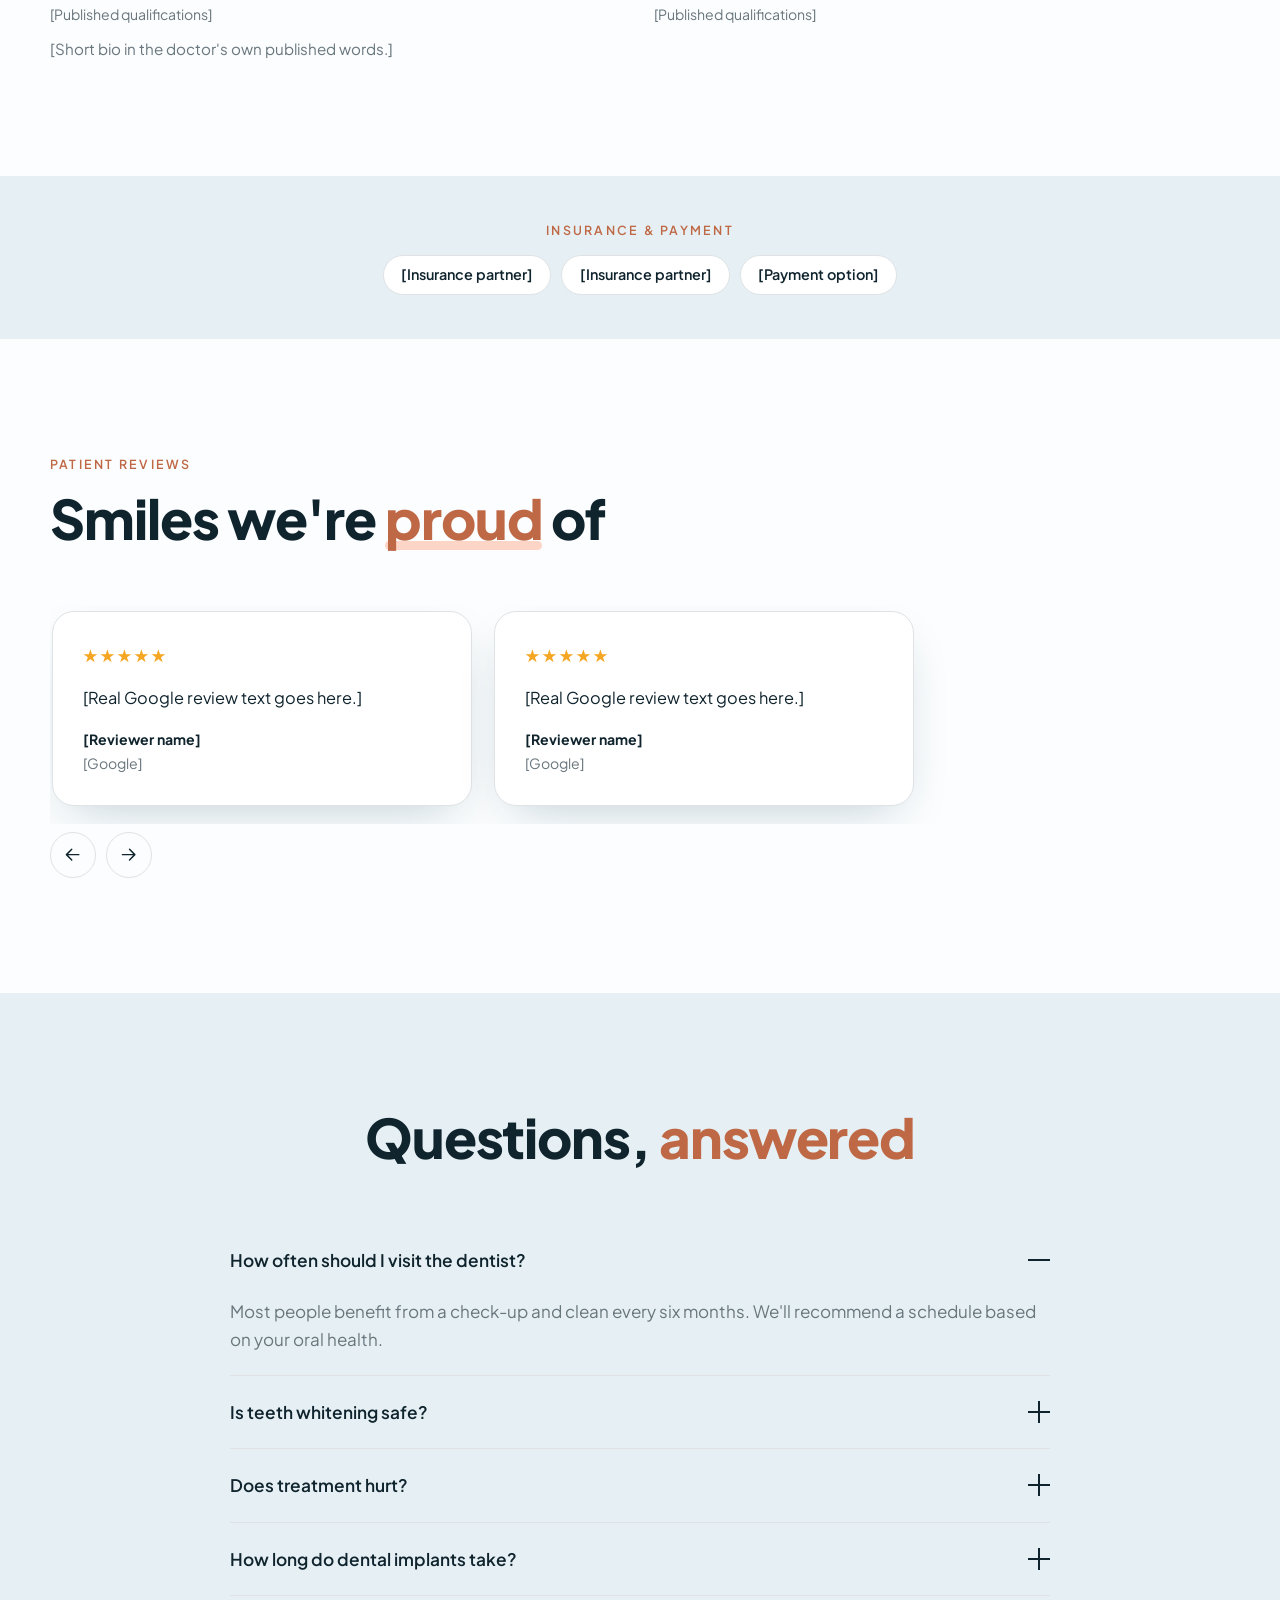
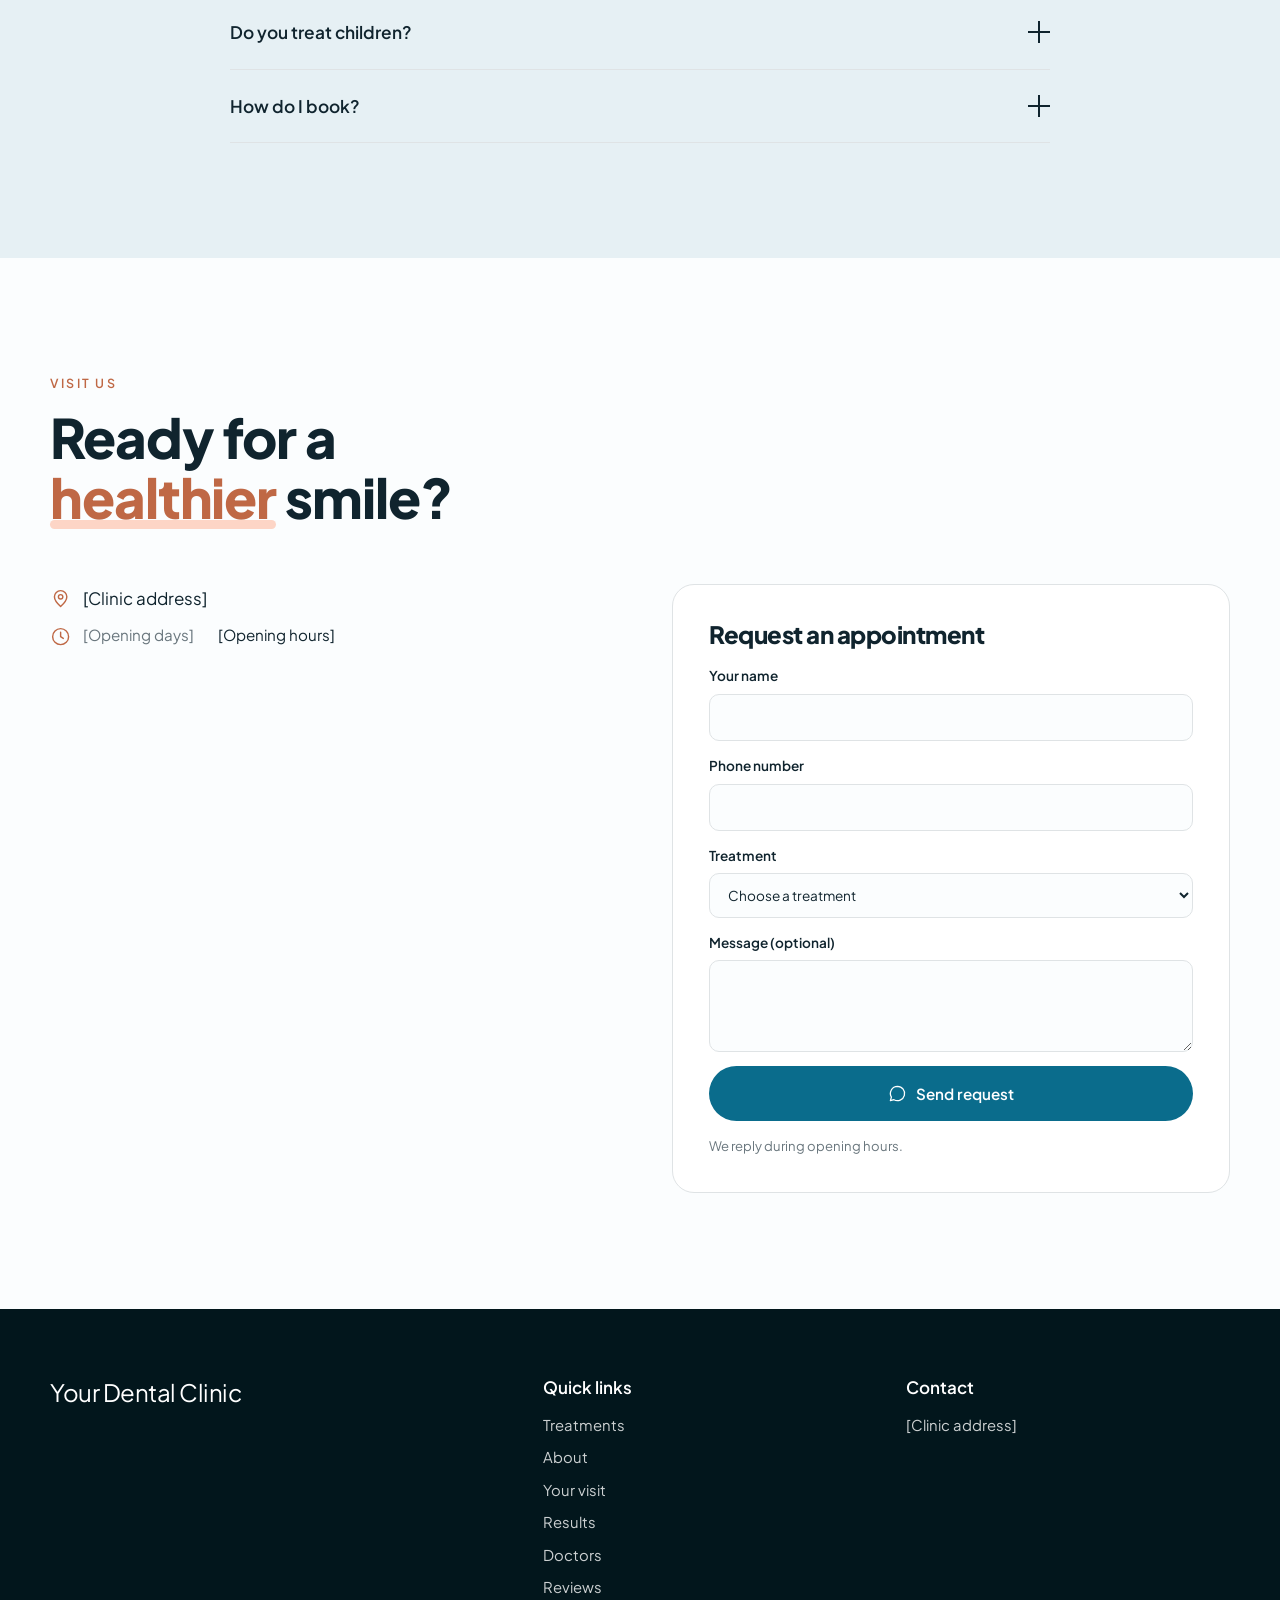
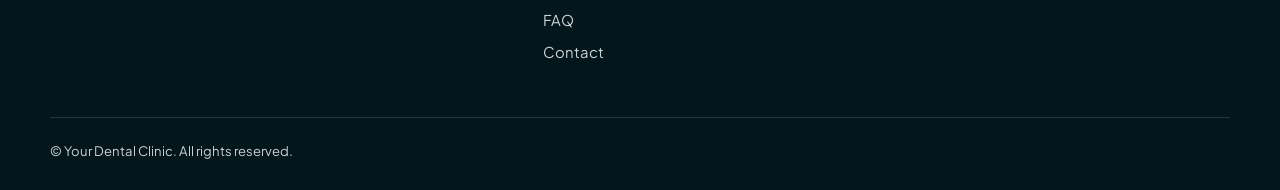
<file: demo-dental/index.html>
<!doctype html>
<html lang="en" dir="ltr" data-template="dental">
<head>
<meta charset="utf-8">
<meta name="viewport" content="width=device-width,initial-scale=1">
<meta name="robots" content="noindex, nofollow">
<title>Your Dental Clinic | Dental clinic in Your City</title>
<meta name="description" content="Your Dental Clinic is a modern dental clinic in Your City: check-ups, whitening, implants, braces and smile design. Book your visit today.">
<meta name="theme-color" content="#0a6c8c">
<meta property="og:title" content="Your Dental Clinic | Dental clinic in Your City">
<meta property="og:description" content="Your Dental Clinic is a modern dental clinic in Your City: check-ups, whitening, implants, braces and smile design. Book your visit today.">
<link rel="alternate" hreflang="ar" href="ar/"><link rel="preconnect" href="https://fonts.googleapis.com">
<link rel="preconnect" href="https://fonts.gstatic.com" crossorigin>
<link rel="stylesheet" href="https://fonts.googleapis.com/css2?family=Plus+Jakarta+Sans:wght@400;500;600;700;800&amp;display=swap">
<style>:root{ --primary:#0a6c8c;--primary-deep:#06465b;--primary-soft:#e6f0f4;--primary-mid:#b6d3dc;--primary-ink:#ffffff;--accent:#ff8a5c;--accent-deep:#bf6845;--accent-soft:#ffefe8;--accent-ink:#14181c;--ink:#10242e;--muted:#69767d;--line:#dfe3e5;--bg:#fbfdfe;--bg-alt:#eff6f8;--night:#02161c;--night-2:#032530;--font-display:'Plus Jakarta Sans',sans-serif;--font-body:'Plus Jakarta Sans',sans-serif; }</style>
<link rel="stylesheet" href="assets/base.css">
<link rel="stylesheet" href="assets/style.css">
<script>document.documentElement.classList.add('js')</script>
<script type="application/ld+json">{"@context": "https://schema.org", "@type": "Dentist", "name": "Your Dental Clinic", "address": {"@type": "PostalAddress", "streetAddress": "[Clinic address]", "addressLocality": "Your City", "addressCountry": "[Country]"}}</script>
</head>
<body>
<a class="skip" href="#main">Skip to content</a>
<div class="concept-banner">Template preview with placeholder content. Not a real clinic: every [bracketed] item is replaced with the clinic&#39;s own details.</div>

<header class="site-header" data-header>
  <div class="wrap bar">
    <a class="brand" href="./" aria-label="Your Dental Clinic">
      <span class="brand-name">Your Dental Clinic</span>
    </a>
    <nav class="nav" id="nav" aria-label="Main">
<a href="#services">Treatments</a><a href="#why">About</a><a href="#journey">Your visit</a><a href="#results">Results</a><a href="#doctors">Doctors</a><a href="#reviews">Reviews</a><a href="#faq">FAQ</a><a href="#contact">Contact</a>    </nav>
    <div class="actions">
<a class="lang" href="ar/" hreflang="ar" lang="ar">العربية</a>      <a class="btn btn-primary btn-sm" href="#contact">Book now</a>
      <button class="burger" type="button" aria-label="Menu" aria-expanded="false" aria-controls="nav" data-burger><span></span><span></span></button>
    </div>
  </div>
</header>

<main id="main">
<section class="hero" id="top">
  <div class="wrap hero-grid">
    <div class="hero-copy">
      <p class="eyebrow">Dental clinic · Your City</p>
      <h1>Healthy smiles, <em>gently</em> cared for</h1>
      <p class="hero-text">Modern dentistry in Your City with a calm, friendly team: from routine check-ups to complete smile makeovers.</p>
      <div class="hero-cta">
        <a class="btn btn-accent" href="#contact">Book now</a>
      </div>
      <ul class="chips">
<li><svg class="ic " viewBox="0 0 24 24" aria-hidden="true" fill="none" stroke="currentColor" stroke-width="1.6" stroke-linecap="round" stroke-linejoin="round"><path d="M5 12.5l4.5 4.5L19 7.5"/></svg>Gentle, patient-first care</li><li><svg class="ic " viewBox="0 0 24 24" aria-hidden="true" fill="none" stroke="currentColor" stroke-width="1.6" stroke-linecap="round" stroke-linejoin="round"><path d="M5 12.5l4.5 4.5L19 7.5"/></svg>Clear treatment plans and pricing</li><li><svg class="ic " viewBox="0 0 24 24" aria-hidden="true" fill="none" stroke="currentColor" stroke-width="1.6" stroke-linecap="round" stroke-linejoin="round"><path d="M5 12.5l4.5 4.5L19 7.5"/></svg>Modern digital equipment</li>      </ul>
    </div>
    <div class="hero-art">
      <div class="ph hero-img" role="img" aria-label="Your Dental Clinic"><svg class="ic " viewBox="0 0 24 24" aria-hidden="true" fill="none" stroke="currentColor" stroke-width="1.6" stroke-linecap="round" stroke-linejoin="round"><path d="M12 6c-1.6-1.4-3.6-2-5.2-1.2C4.6 5.9 4.3 9 5.2 11.6c.7 2 1.5 3.4 1.7 5.9.2 2.3.8 3.1 1.7 3.1 1.6 0 1.3-3.4 3.4-3.4s1.8 3.4 3.4 3.4c.9 0 1.5-.8 1.7-3.1.2-2.5 1-3.9 1.7-5.9.9-2.6.6-5.7-1.6-6.8-1.6-.8-3.6-.2-5.2 1.2z"/></svg></div>
    </div>
  </div>
</section>

<section class="stats-band"><div class="wrap"><ul class="stats ">
  <li class="stat reveal">
    <span class="stat-top"><b class="stat-num" >[00]</b><span class="stat-suffix">+</span></span>
    <span class="stat-label">[Years of experience]</span>
  </li>
  <li class="stat reveal">
    <span class="stat-top"><b class="stat-num" >[00]</b><span class="stat-suffix">+</span></span>
    <span class="stat-label">[Patients treated]</span>
  </li>
  <li class="stat reveal">
    <span class="stat-top"><b class="stat-num" >[00]</b></span>
    <span class="stat-label">[Specialists]</span>
  </li>
</ul></div></section>

<section class="offer"><div class="wrap offer-in">
  <span class="tag">Current offer</span><p>[Current offer, if the clinic publishes one]</p>
  <a class="btn btn-accent btn-sm" href="#contact">Book now</a>
</div></section>

<section class="sec" id="services">
  <div class="wrap">
    <div class="sec-head reveal center">
<p class="eyebrow">Treatments</p>  <h2>Everything for your <em>smile</em>, under one roof</h2>
</div>
    <div class="svc-grid">
      <article class="svc reveal">
        <span class="svc-ic"><svg class="ic " viewBox="0 0 24 24" aria-hidden="true" fill="none" stroke="currentColor" stroke-width="1.6" stroke-linecap="round" stroke-linejoin="round"><path d="M12 6c-1.6-1.4-3.6-2-5.2-1.2C4.6 5.9 4.3 9 5.2 11.6c.7 2 1.5 3.4 1.7 5.9.2 2.3.8 3.1 1.7 3.1 1.6 0 1.3-3.4 3.4-3.4s1.8 3.4 3.4 3.4c.9 0 1.5-.8 1.7-3.1.2-2.5 1-3.9 1.7-5.9.9-2.6.6-5.7-1.6-6.8-1.6-.8-3.6-.2-5.2 1.2z"/></svg></span>
        <h3>Check-ups &amp; cleaning</h3>
        <p>Thorough exams, scaling and polishing to keep gums and teeth healthy.</p>
      </article>
      <article class="svc reveal">
        <span class="svc-ic"><svg class="ic " viewBox="0 0 24 24" aria-hidden="true" fill="none" stroke="currentColor" stroke-width="1.6" stroke-linecap="round" stroke-linejoin="round"><path d="M12 3l1.8 5.2L19 10l-5.2 1.8L12 17l-1.8-5.2L5 10l5.2-1.8z"/><path d="M19 16l.7 2 2 .7-2 .7-.7 2-.7-2-2-.7 2-.7z"/></svg></span>
        <h3>Teeth whitening</h3>
        <p>Safe, professional whitening for a visibly brighter smile.</p>
      </article>
      <article class="svc reveal">
        <span class="svc-ic"><svg class="ic " viewBox="0 0 24 24" aria-hidden="true" fill="none" stroke="currentColor" stroke-width="1.6" stroke-linecap="round" stroke-linejoin="round"><path d="M12 3l9 5-9 5-9-5z"/><path d="M3 13l9 5 9-5"/></svg></span>
        <h3>Dental implants</h3>
        <p>Permanent, natural-looking replacements for missing teeth.</p>
      </article>
      <article class="svc reveal">
        <span class="svc-ic"><svg class="ic " viewBox="0 0 24 24" aria-hidden="true" fill="none" stroke="currentColor" stroke-width="1.6" stroke-linecap="round" stroke-linejoin="round"><circle cx="12" cy="12" r="9"/><path d="M8 14c1 1.5 2.4 2.2 4 2.2s3-.7 4-2.2M9 9.5h.01M15 9.5h.01"/></svg></span>
        <h3>Braces &amp; clear aligners</h3>
        <p>Straighter teeth with discreet, comfortable options for teens and adults.</p>
      </article>
      <article class="svc reveal">
        <span class="svc-ic"><svg class="ic " viewBox="0 0 24 24" aria-hidden="true" fill="none" stroke="currentColor" stroke-width="1.6" stroke-linecap="round" stroke-linejoin="round"><path d="M12 3.5l2.6 5.4 5.9.8-4.3 4.1 1 5.9L12 16.9l-5.2 2.8 1-5.9L3.5 9.7l5.9-.8z"/></svg></span>
        <h3>Veneers &amp; smile design</h3>
        <p>Custom-crafted veneers and cosmetic work planned around your face.</p>
      </article>
      <article class="svc reveal">
        <span class="svc-ic"><svg class="ic " viewBox="0 0 24 24" aria-hidden="true" fill="none" stroke="currentColor" stroke-width="1.6" stroke-linecap="round" stroke-linejoin="round"><path d="M12 3l8 3v6c0 4.5-3.2 8-8 9-4.8-1-8-4.5-8-9V6z"/><path d="M8.5 12l2.5 2.5 4.5-5"/></svg></span>
        <h3>Root canal treatment</h3>
        <p>Comfortable treatment that relieves pain and saves your natural tooth.</p>
      </article>
      <article class="svc reveal">
        <span class="svc-ic"><svg class="ic " viewBox="0 0 24 24" aria-hidden="true" fill="none" stroke="currentColor" stroke-width="1.6" stroke-linecap="round" stroke-linejoin="round"><circle cx="12" cy="12" r="9"/><path d="M12 3c-1 1.5-.5 3 1 3M9 14c1 1.2 2 1.7 3 1.7s2-.5 3-1.7M9 10h.01M15 10h.01"/></svg></span>
        <h3>Children&#39;s dentistry</h3>
        <p>A friendly first-visit experience that builds lifelong healthy habits.</p>
      </article>
      <article class="svc reveal">
        <span class="svc-ic"><svg class="ic " viewBox="0 0 24 24" aria-hidden="true" fill="none" stroke="currentColor" stroke-width="1.6" stroke-linecap="round" stroke-linejoin="round"><path d="M12 3l10 18H2z"/><path d="M12 10v5M12 18h.01"/></svg></span>
        <h3>Emergency care</h3>
        <p>Prompt help for toothache, broken teeth and dental injuries.</p>
      </article>
    </div>
  </div>
</section>

<section class="sec alt" id="why">
  <div class="wrap why-grid">
    <div class="why-art reveal"><div class="ph why-img" role="img" aria-label="Your Dental Clinic"><svg class="ic " viewBox="0 0 24 24" aria-hidden="true" fill="none" stroke="currentColor" stroke-width="1.6" stroke-linecap="round" stroke-linejoin="round"><circle cx="12" cy="12" r="9"/><path d="M8 14c1 1.5 2.4 2.2 4 2.2s3-.7 4-2.2M9 9.5h.01M15 9.5h.01"/></svg></div></div>
    <div>
      <div class="sec-head reveal ">
<p class="eyebrow">Why choose us</p>  <h2>Dentistry that feels <em>different</em></h2>
</div>
      <ul class="why-list">
        <li class="reveal"><span class="svc-ic sm"><svg class="ic " viewBox="0 0 24 24" aria-hidden="true" fill="none" stroke="currentColor" stroke-width="1.6" stroke-linecap="round" stroke-linejoin="round"><path d="M12 20s-7-4.4-7-10a4 4 0 017-2.6A4 4 0 0119 10c0 5.6-7 10-7 10z"/></svg></span><div><h3>Gentle approach</h3><p>We explain every step and go at your pace.</p></div></li>
        <li class="reveal"><span class="svc-ic sm"><svg class="ic " viewBox="0 0 24 24" aria-hidden="true" fill="none" stroke="currentColor" stroke-width="1.6" stroke-linecap="round" stroke-linejoin="round"><path d="M4 8V5a1 1 0 011-1h3M16 4h3a1 1 0 011 1v3M20 16v3a1 1 0 01-1 1h-3M8 20H5a1 1 0 01-1-1v-3M4 12h16"/></svg></span><div><h3>Digital diagnostics</h3><p>Digital X-rays and scans for accurate, faster planning.</p></div></li>
        <li class="reveal"><span class="svc-ic sm"><svg class="ic " viewBox="0 0 24 24" aria-hidden="true" fill="none" stroke="currentColor" stroke-width="1.6" stroke-linecap="round" stroke-linejoin="round"><path d="M5 12.5l4.5 4.5L19 7.5"/></svg></span><div><h3>Clear plans</h3><p>A written plan and cost before any treatment begins.</p></div></li>
        <li class="reveal"><span class="svc-ic sm"><svg class="ic " viewBox="0 0 24 24" aria-hidden="true" fill="none" stroke="currentColor" stroke-width="1.6" stroke-linecap="round" stroke-linejoin="round"><path d="M12 3l8 3v6c0 4.5-3.2 8-8 9-4.8-1-8-4.5-8-9V6z"/><path d="M8.5 12l2.5 2.5 4.5-5"/></svg></span><div><h3>Strict hygiene</h3><p>Sterilisation protocols you can see and trust.</p></div></li>
        <li class="reveal"><span class="svc-ic sm"><svg class="ic " viewBox="0 0 24 24" aria-hidden="true" fill="none" stroke="currentColor" stroke-width="1.6" stroke-linecap="round" stroke-linejoin="round"><circle cx="12" cy="12" r="9"/><path d="M12 7v5l3 2"/></svg></span><div><h3>Convenient hours</h3><p>Appointments that fit around work and family.</p></div></li>
        <li class="reveal"><span class="svc-ic sm"><svg class="ic " viewBox="0 0 24 24" aria-hidden="true" fill="none" stroke="currentColor" stroke-width="1.6" stroke-linecap="round" stroke-linejoin="round"><circle cx="12" cy="8" r="4"/><path d="M4 21c0-4 3.5-6 8-6s8 2 8 6"/></svg></span><div><h3>Whole-family care</h3><p>From toddlers to grandparents, all in one place.</p></div></li>
      </ul>
    </div>
  </div>
</section>

<section class="sec" id="journey">
  <div class="wrap">
    <div class="sec-head reveal center">
<p class="eyebrow">Your visit</p>  <h2>What to expect at your <em>first visit</em></h2>
</div>
    <ol class="journey journey-dental">
  <li class="jstep reveal">
    <span class="jnum">01</span>
    <h3>Book</h3>
    <p>Call, message us on WhatsApp or use the form below.</p>
  </li>
  <li class="jstep reveal">
    <span class="jnum">02</span>
    <h3>Examine</h3>
    <p>A thorough check-up with digital X-rays where needed.</p>
  </li>
  <li class="jstep reveal">
    <span class="jnum">03</span>
    <h3>Plan</h3>
    <p>We walk you through options, timing and cost.</p>
  </li>
  <li class="jstep reveal">
    <span class="jnum">04</span>
    <h3>Smile</h3>
    <p>Comfortable treatment and a follow-up schedule that suits you.</p>
  </li>
</ol>
  </div>
</section>

<section class="sec alt" id="results">
  <div class="wrap">
    <div class="sec-head reveal center">
<p class="eyebrow">Smile results</p>  <h2>See the <em>difference</em></h2>
</div>
    <div class="ba-wrap">
  <figure class="ba reveal" data-ba style="--pos:50%">
    <div class="ba-stage">
      <div class="ba-layer ba-after"><div class="ph ba-img" role="img" aria-label="After [Treatment]"><svg class="ic " viewBox="0 0 24 24" aria-hidden="true" fill="none" stroke="currentColor" stroke-width="1.6" stroke-linecap="round" stroke-linejoin="round"><path d="M12 3l1.8 5.2L19 10l-5.2 1.8L12 17l-1.8-5.2L5 10l5.2-1.8z"/><path d="M19 16l.7 2 2 .7-2 .7-.7 2-.7-2-2-.7 2-.7z"/></svg></div></div>
      <div class="ba-layer ba-before"><div class="ph ba-img" role="img" aria-label="Before [Treatment]"><svg class="ic " viewBox="0 0 24 24" aria-hidden="true" fill="none" stroke="currentColor" stroke-width="1.6" stroke-linecap="round" stroke-linejoin="round"><path d="M12 3l9 5-9 5-9-5z"/><path d="M3 13l9 5 9-5"/></svg></div></div>
      <span class="ba-tag ba-tag-b">Before</span><span class="ba-tag ba-tag-a">After</span>
      <span class="ba-handle" aria-hidden="true"></span>
      <input type="range" min="0" max="100" value="50" aria-label="Drag to compare">
    </div>
    <figcaption><b>[Treatment]</b> · Drag to compare</figcaption>
  </figure>
</div>
<p class="fine">Individual results vary. Shown with patient consent.</p>
  </div>
</section>

<section class="sec tech" id="technology">
  <div class="wrap tech-grid">
    <div>
      <p class="eyebrow">Technology</p>
      <h2>Modern tools for <em>precise</em>, comfortable care</h2>
      <p class="lead">Technology helps us diagnose earlier, plan better and make treatment quicker and more comfortable.</p>
    </div>
    <ul class="tech-points">
<li class="reveal"><svg class="ic " viewBox="0 0 24 24" aria-hidden="true" fill="none" stroke="currentColor" stroke-width="1.6" stroke-linecap="round" stroke-linejoin="round"><path d="M5 12.5l4.5 4.5L19 7.5"/></svg>Digital X-rays</li><li class="reveal"><svg class="ic " viewBox="0 0 24 24" aria-hidden="true" fill="none" stroke="currentColor" stroke-width="1.6" stroke-linecap="round" stroke-linejoin="round"><path d="M5 12.5l4.5 4.5L19 7.5"/></svg>3D intraoral scanning</li><li class="reveal"><svg class="ic " viewBox="0 0 24 24" aria-hidden="true" fill="none" stroke="currentColor" stroke-width="1.6" stroke-linecap="round" stroke-linejoin="round"><path d="M5 12.5l4.5 4.5L19 7.5"/></svg>Smile design previews</li><li class="reveal"><svg class="ic " viewBox="0 0 24 24" aria-hidden="true" fill="none" stroke="currentColor" stroke-width="1.6" stroke-linecap="round" stroke-linejoin="round"><path d="M5 12.5l4.5 4.5L19 7.5"/></svg>Painless anaesthesia techniques</li>    </ul>
  </div>
</section>

<section class="sec" id="doctors">
  <div class="wrap">
    <div class="sec-head reveal ">
<p class="eyebrow">Our dentists</p>  <h2>Meet the <em>team</em></h2>
</div>
    <div class="docs ">
  <article class="doc reveal">
    <div class="doc-photo">
<div class="ph ph-person"><span>[N</span></div>    </div>
    <div class="doc-body">
      <h3>[Doctor name]</h3>
<p class="doc-title">[Title]</p><p class="doc-cred">[Published qualifications]</p><p class="doc-bio">[Short bio in the doctor&#39;s own published words.]</p>    </div>
  </article>
  <article class="doc reveal">
    <div class="doc-photo">
<div class="ph ph-person"><span>[N</span></div>    </div>
    <div class="doc-body">
      <h3>[Doctor name]</h3>
<p class="doc-title">[Title]</p><p class="doc-cred">[Published qualifications]</p>    </div>
  </article>
</div>
  </div>
</section>

<section class="sec slim alt"><div class="wrap">
  <p class="eyebrow center">Insurance &amp; payment</p>
  <ul class="pills"><li>[Insurance partner]</li><li>[Insurance partner]</li><li>[Payment option]</li></ul>
</div></section>

<section class="sec" id="reviews">
  <div class="wrap">
    <div class="sec-head reveal ">
<p class="eyebrow">Patient reviews</p>  <h2>Smiles we&#39;re <em>proud</em> of</h2>
</div>
    <div class="carousel" data-carousel>
  <div class="car-track" tabindex="0">
    <figure class="review reveal">
      <span class="stars" role="img" aria-label="5 / 5"><span class="on">★</span><span class="on">★</span><span class="on">★</span><span class="on">★</span><span class="on">★</span></span>
      <blockquote>[Real Google review text goes here.]</blockquote>
      <figcaption><b>[Reviewer name]</b><span>[Google]</span></figcaption>
    </figure>
    <figure class="review reveal">
      <span class="stars" role="img" aria-label="5 / 5"><span class="on">★</span><span class="on">★</span><span class="on">★</span><span class="on">★</span><span class="on">★</span></span>
      <blockquote>[Real Google review text goes here.]</blockquote>
      <figcaption><b>[Reviewer name]</b><span>[Google]</span></figcaption>
    </figure>
  </div>
  <div class="car-nav">
    <button type="button" data-prev aria-label="Previous"><svg class="ic " viewBox="0 0 24 24" aria-hidden="true" fill="none" stroke="currentColor" stroke-width="1.6" stroke-linecap="round" stroke-linejoin="round"><path d="M5 12h14M13 6l6 6-6 6"/></svg></button>
    <button type="button" data-next aria-label="Next"><svg class="ic " viewBox="0 0 24 24" aria-hidden="true" fill="none" stroke="currentColor" stroke-width="1.6" stroke-linecap="round" stroke-linejoin="round"><path d="M5 12h14M13 6l6 6-6 6"/></svg></button>
  </div>
</div>
  </div>
</section>

<section class="sec alt" id="faq">
  <div class="wrap">
    <div class="sec-head reveal center">
  <h2>Questions, <em>answered</em></h2>
</div>
    <div class="faq">
  <details class="faq-item reveal" open>
    <summary>How often should I visit the dentist?<span class="faq-plus" aria-hidden="true"></span></summary>
    <div class="faq-a"><p>Most people benefit from a check-up and clean every six months. We&#39;ll recommend a schedule based on your oral health.</p></div>
  </details>
  <details class="faq-item reveal" >
    <summary>Is teeth whitening safe?<span class="faq-plus" aria-hidden="true"></span></summary>
    <div class="faq-a"><p>Professional whitening is safe when done after an exam. We check your gums and enamel first.</p></div>
  </details>
  <details class="faq-item reveal" >
    <summary>Does treatment hurt?<span class="faq-plus" aria-hidden="true"></span></summary>
    <div class="faq-a"><p>We use modern anaesthesia and gentle techniques so you stay comfortable. Tell us if you feel anxious and we&#39;ll go slowly.</p></div>
  </details>
  <details class="faq-item reveal" >
    <summary>How long do dental implants take?<span class="faq-plus" aria-hidden="true"></span></summary>
    <div class="faq-a"><p>It depends on your bone health and the plan, often a few months from placement to the final crown. We&#39;ll give you a clear timeline.</p></div>
  </details>
  <details class="faq-item reveal" >
    <summary>Do you treat children?<span class="faq-plus" aria-hidden="true"></span></summary>
    <div class="faq-a"><p>Yes. We welcome children and aim to make the first visit relaxed and fun.</p></div>
  </details>
  <details class="faq-item reveal" >
    <summary>How do I book?<span class="faq-plus" aria-hidden="true"></span></summary>
    <div class="faq-a"><p>Call us, send a WhatsApp message or use the request form on this page and we&#39;ll confirm a time.</p></div>
  </details>
</div>
  </div>
</section>

<section class="sec" id="contact">
  <div class="wrap">
    <div class="sec-head reveal ">
<p class="eyebrow">Visit us</p>  <h2>Ready for a <em>healthier</em> smile?</h2>
</div>
    <div class="contact-grid">
  <div class="contact-info reveal">
    <div class="loc">
<p class="loc-row"><svg class="ic " viewBox="0 0 24 24" aria-hidden="true" fill="none" stroke="currentColor" stroke-width="1.6" stroke-linecap="round" stroke-linejoin="round"><path d="M12 21s7-6.2 7-11a7 7 0 10-14 0c0 4.8 7 11 7 11z"/><circle cx="12" cy="10" r="2.5"/></svg><span>[Clinic address]</span></p><div class="loc-row"><svg class="ic " viewBox="0 0 24 24" aria-hidden="true" fill="none" stroke="currentColor" stroke-width="1.6" stroke-linecap="round" stroke-linejoin="round"><circle cx="12" cy="12" r="9"/><path d="M12 7v5l3 2"/></svg><div><dl class="hours"><div><dt>[Opening days]</dt><dd>[Opening hours]</dd></div></dl></div></div>    </div>
  </div>
  <form class="form reveal" data-wa-form="" data-msg="Hello Your Dental Clinic, I&#39;d like to book an appointment. Name: {n}. Phone: {p}. Treatment: {s}. {m}" data-live="false" data-demo-note="This is a website concept, so the form is not connected.">
    <h3>Request an appointment</h3>
    <label><span>Your name</span><input name="n" required autocomplete="name"></label>
    <label><span>Phone number</span><input name="p" type="tel" required autocomplete="tel" dir="ltr"></label>
    <label><span>Treatment</span>
      <select name="s"><option value="">Choose a treatment</option><option>Check-ups &amp; cleaning</option><option>Teeth whitening</option><option>Dental implants</option><option>Braces &amp; clear aligners</option><option>Veneers &amp; smile design</option><option>Root canal treatment</option><option>Children&#39;s dentistry</option><option>Emergency care</option></select>
    </label>
    <label><span>Message (optional)</span><textarea name="m" rows="3"></textarea></label>
    <button class="btn btn-primary" type="submit"><svg class="ic " viewBox="0 0 24 24" aria-hidden="true" fill="none" stroke="currentColor" stroke-width="1.6" stroke-linecap="round" stroke-linejoin="round"><path d="M12 3a9 9 0 00-7.7 13.6L3 21l4.5-1.2A9 9 0 1012 3z"/></svg> Send request</button>
    <p class="fine form-status" role="status">We reply during opening hours.</p>
  </form>
</div>
  </div>
</section>
</main>

<footer class="site-footer">
  <div class="wrap foot-grid">
    <div class="foot-brand">
      <p class="brand-name">Your Dental Clinic</p>
    </div>
    <div>
      <p class="foot-h">Quick links</p>
      <ul><li><a href="#services">Treatments</a></li><li><a href="#why">About</a></li><li><a href="#journey">Your visit</a></li><li><a href="#results">Results</a></li><li><a href="#doctors">Doctors</a></li><li><a href="#reviews">Reviews</a></li><li><a href="#faq">FAQ</a></li><li><a href="#contact">Contact</a></li></ul>
    </div>
    <div>
      <p class="foot-h">Contact</p>
      <ul>
<li>[Clinic address]</li>      </ul>
    </div>
  </div>
  <div class="wrap foot-base">
    <span>© Your Dental Clinic. All rights reserved.</span>
  </div>
</footer>

<div class="wa" data-wa>
  <div class="wa-pop" id="wa-pop" hidden>
    <div class="wa-head"><b>Your Dental Clinic</b><span>Typically replies within minutes</span></div>
    <div class="wa-body">
      <p class="wa-bubble">Hi there! How can we help you today?</p>
      <a class="wa-quick" href="#contact">Book an appointment</a>
      <a class="wa-quick" href="#contact">Ask about prices</a>
      <a class="wa-open" href="#contact"><svg class="ic " viewBox="0 0 24 24" aria-hidden="true" fill="none" stroke="currentColor" stroke-width="1.6" stroke-linecap="round" stroke-linejoin="round"><path d="M12 3a9 9 0 00-7.7 13.6L3 21l4.5-1.2A9 9 0 1012 3z"/></svg> Open WhatsApp chat</a>
    </div>
  </div>
  <button class="wa-btn" type="button" aria-label="WhatsApp" aria-expanded="false" aria-controls="wa-pop" data-wa-toggle><svg class="ic " viewBox="0 0 24 24" aria-hidden="true" fill="none" stroke="currentColor" stroke-width="1.6" stroke-linecap="round" stroke-linejoin="round"><path d="M12 3a9 9 0 00-7.7 13.6L3 21l4.5-1.2A9 9 0 1012 3z"/></svg></button>
</div>
<script src="assets/app.js" defer></script>
</body>
</html>
</file>
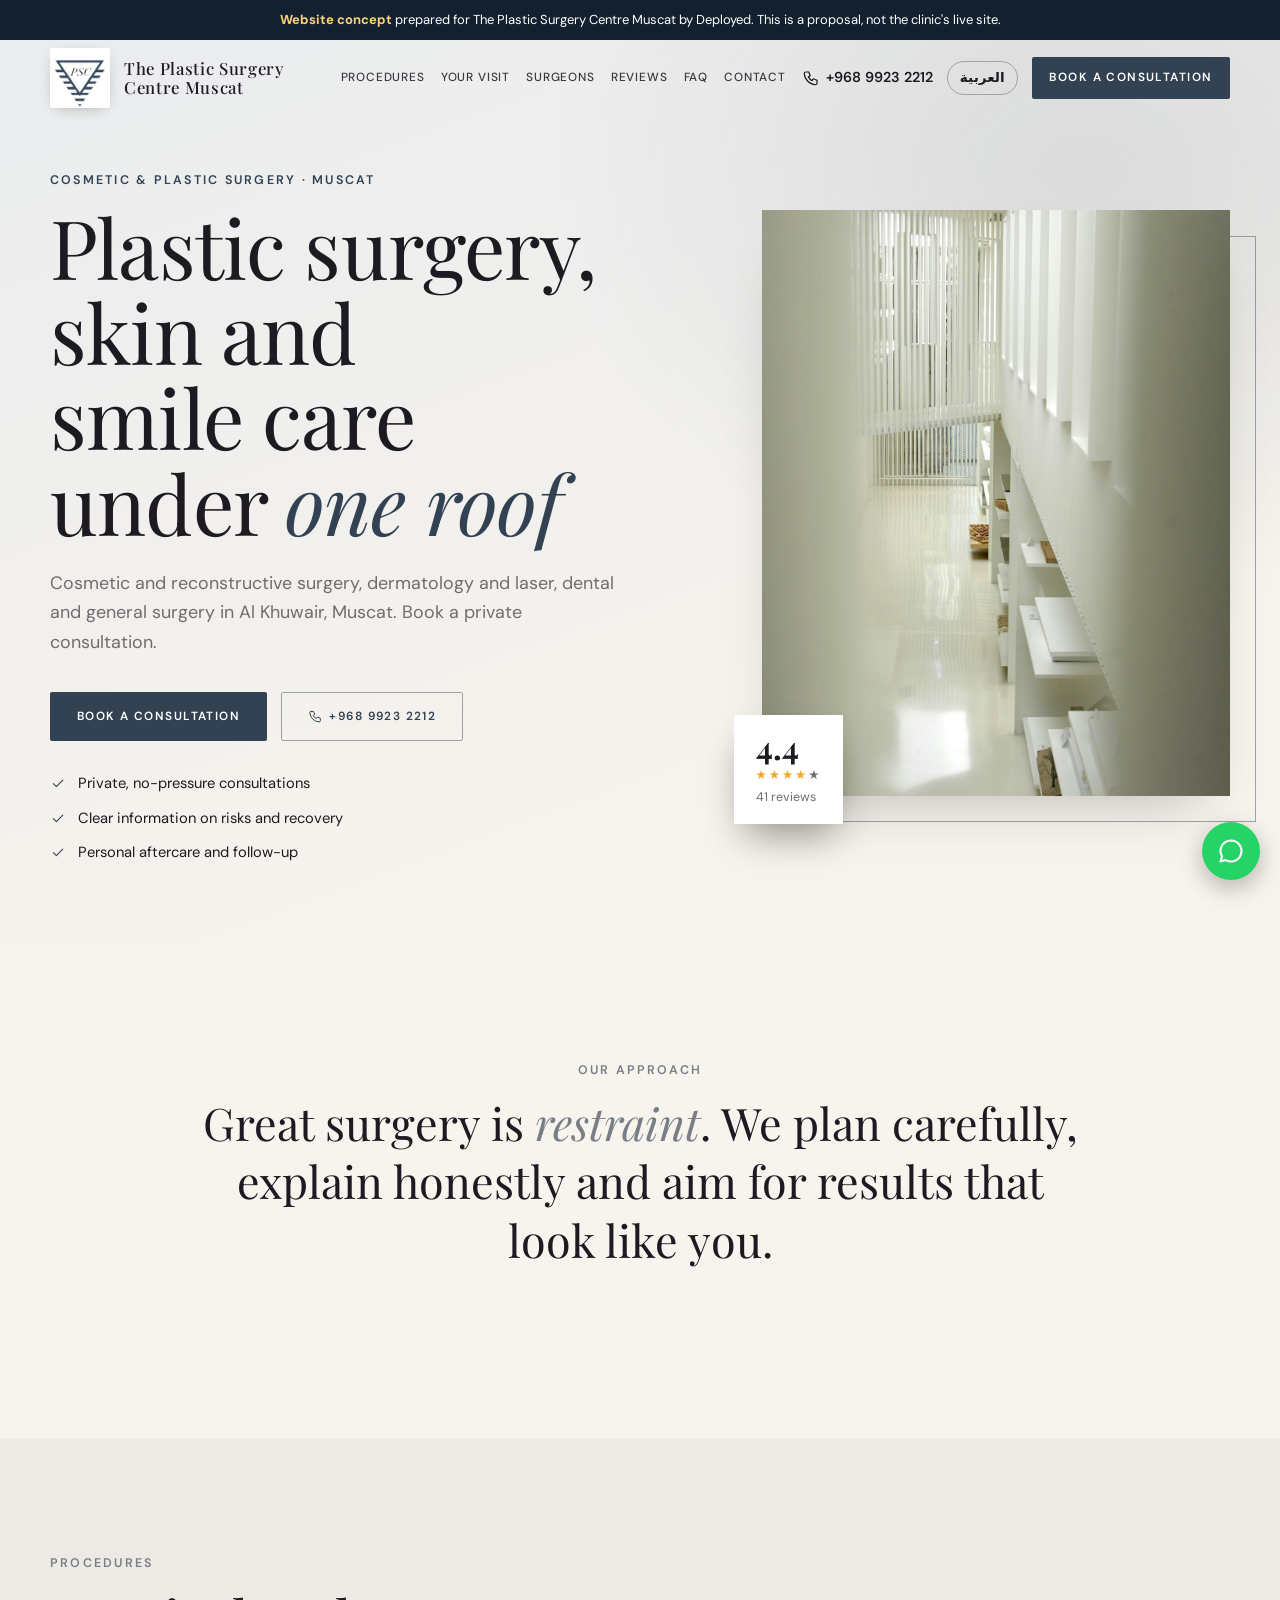
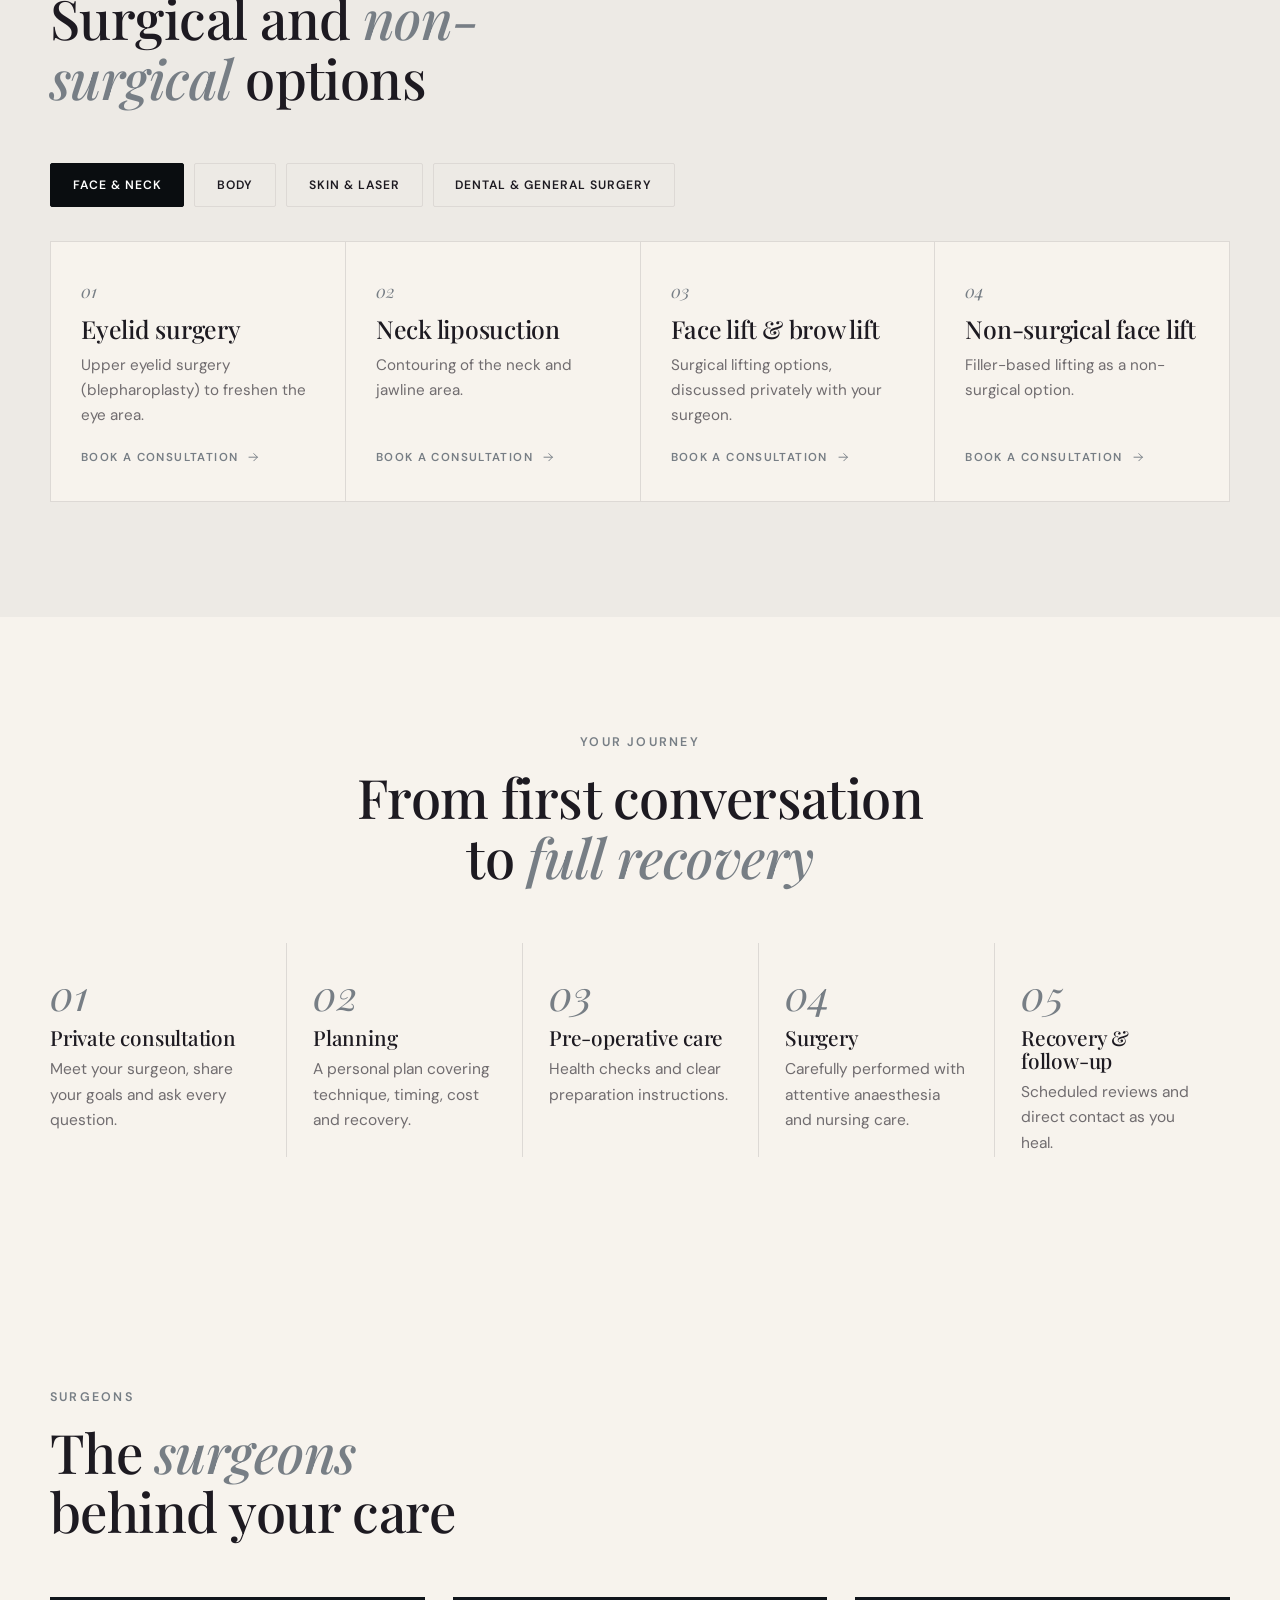
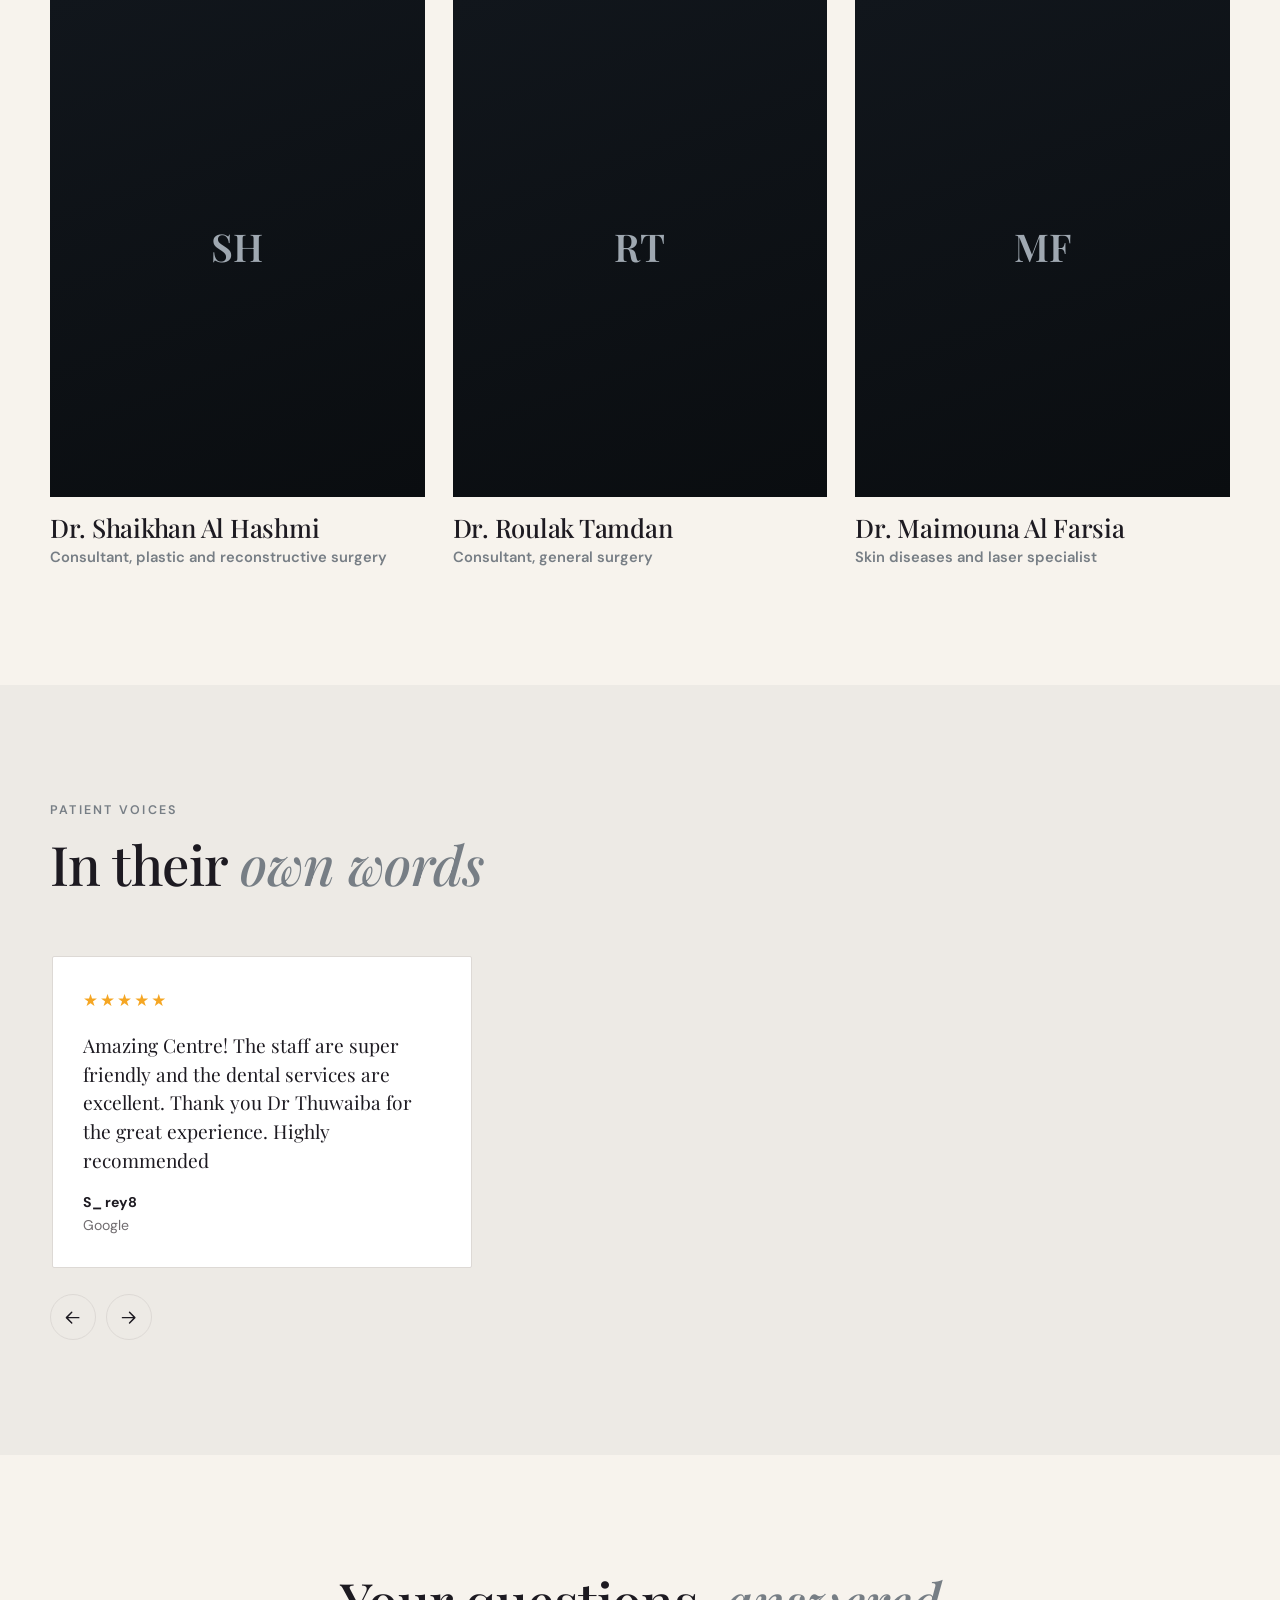
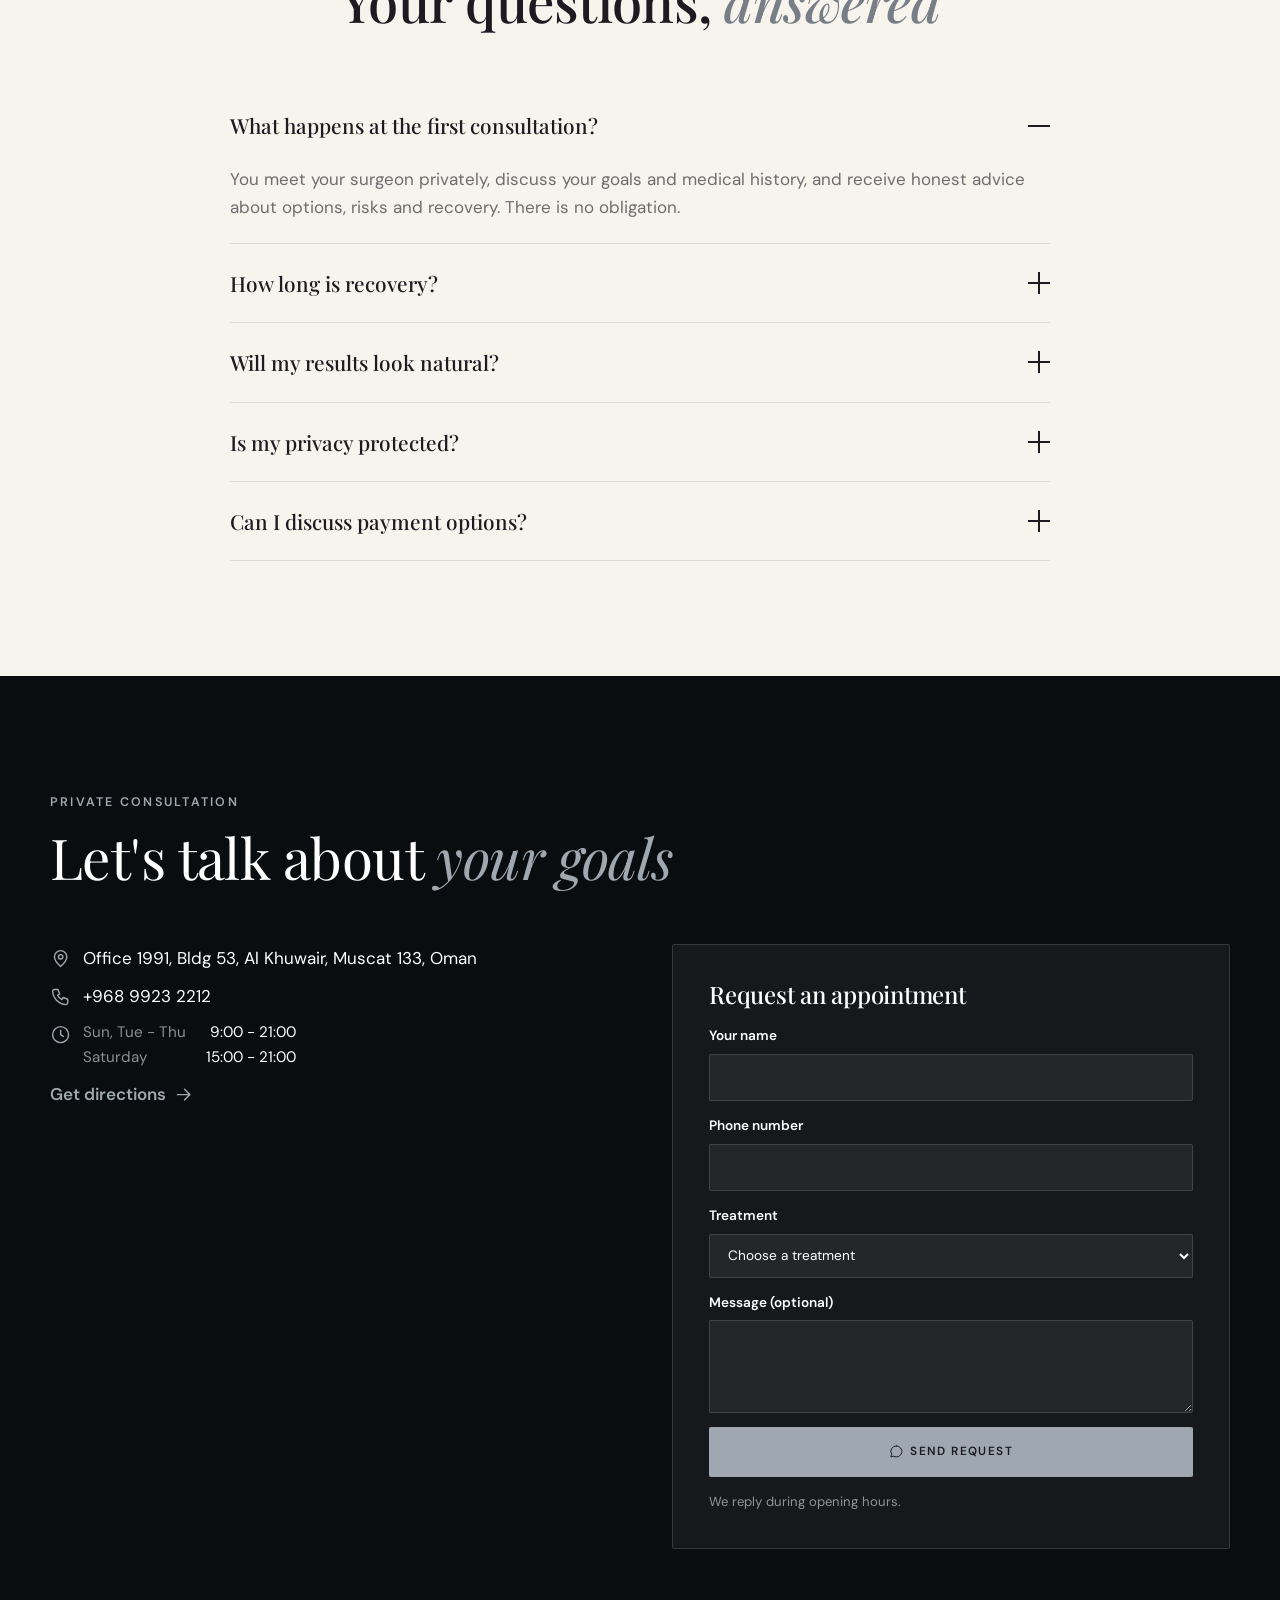
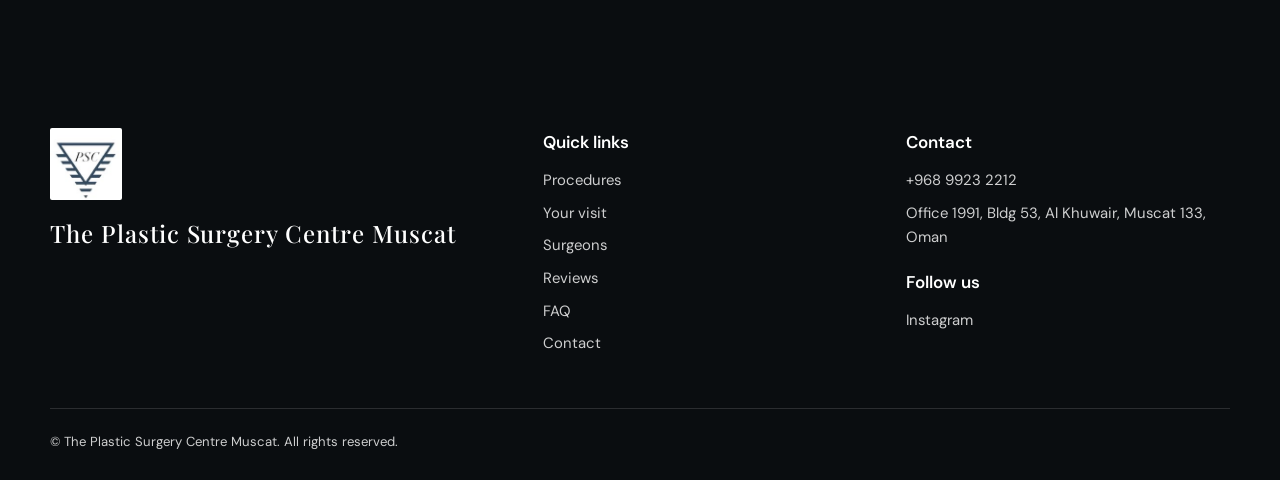
<file: plastic-surgery-centre-muscat-c0ze/index.html>
<!doctype html>
<html lang="en" dir="ltr" data-template="cosmetic-surgery">
<head>
<meta charset="utf-8">
<meta name="viewport" content="width=device-width,initial-scale=1">
<meta name="robots" content="noindex, nofollow">
<title>The Plastic Surgery Centre Muscat | Cosmetic &amp; plastic surgery in Muscat</title>
<meta name="description" content="The Plastic Surgery Centre Muscat provides surgical and non-surgical cosmetic procedures in Muscat, with private consultations, clear information and personal aftercare.">
<meta name="theme-color" content="#324252">
<meta property="og:title" content="The Plastic Surgery Centre Muscat | Cosmetic &amp; plastic surgery in Muscat">
<meta property="og:description" content="The Plastic Surgery Centre Muscat provides surgical and non-surgical cosmetic procedures in Muscat, with private consultations, clear information and personal aftercare.">
<link rel="alternate" hreflang="ar" href="ar/"><link rel="preconnect" href="https://fonts.googleapis.com">
<link rel="preconnect" href="https://fonts.gstatic.com" crossorigin>
<link rel="stylesheet" href="https://fonts.googleapis.com/css2?family=Playfair+Display:ital,wght@0,400;0,500;0,600;1,400;1,500&amp;family=DM+Sans:wght@300;400;500;600&amp;display=swap">
<style>:root{ --primary:#324252;--primary-deep:#202b35;--primary-soft:#eaecee;--primary-mid:#c2c6cb;--primary-ink:#ffffff;--accent:#9fa8b1;--accent-deep:#777e85;--accent-soft:#f2f3f4;--accent-ink:#14181c;--ink:#1d1a21;--muted:#706c6f;--line:#ddd9d5;--bg:#f7f3ed;--bg-alt:#edeae5;--night:#0a0d10;--night-2:#11161c;--font-display:'Playfair Display',Georgia,serif;--font-body:'DM Sans',system-ui,sans-serif; }</style>
<link rel="stylesheet" href="assets/base.css">
<link rel="stylesheet" href="assets/style.css">
<script>document.documentElement.classList.add('js')</script>
<script type="application/ld+json">{"@context": "https://schema.org", "@type": "MedicalClinic", "name": "The Plastic Surgery Centre Muscat", "telephone": "+968 9923 2212", "address": {"@type": "PostalAddress", "streetAddress": "Office 1991, Bldg 53, Al Khuwair, Muscat 133, Oman", "addressLocality": "Muscat", "addressCountry": "Oman"}, "aggregateRating": {"@type": "AggregateRating", "ratingValue": "4.4", "reviewCount": "41"}}</script>
</head>
<body>
<a class="skip" href="#main">Skip to content</a>
<div class="concept-banner"><strong>Website concept</strong> prepared for The Plastic Surgery Centre Muscat by Deployed. This is a proposal, not the clinic&#39;s live site.</div>

<header class="site-header" data-header>
  <div class="wrap bar">
    <a class="brand" href="./" aria-label="The Plastic Surgery Centre Muscat">
<img class="brand-logo" src="media/logo.png" alt="">      <span class="brand-name">The Plastic Surgery Centre Muscat</span>
    </a>
    <nav class="nav" id="nav" aria-label="Main">
<a href="#procedures">Procedures</a><a href="#journey">Your visit</a><a href="#surgeons">Surgeons</a><a href="#reviews">Reviews</a><a href="#faq">FAQ</a><a href="#contact">Contact</a>    </nav>
    <div class="actions">
<a class="tel" href="tel:96899232212" dir="ltr"><svg class="ic " viewBox="0 0 24 24" aria-hidden="true" fill="none" stroke="currentColor" stroke-width="1.6" stroke-linecap="round" stroke-linejoin="round"><path d="M5 4h4l2 5-2.5 1.5a11 11 0 005 5L15 13l5 2v4a2 2 0 01-2 2A16 16 0 013 6a2 2 0 012-2z"/></svg><span>+968 9923 2212</span></a><a class="lang" href="ar/" hreflang="ar" lang="ar">العربية</a>      <a class="btn btn-primary btn-sm" href="#contact">Book a consultation</a>
      <button class="burger" type="button" aria-label="Menu" aria-expanded="false" aria-controls="nav" data-burger><span></span><span></span></button>
    </div>
  </div>
</header>

<main id="main">
<section class="hero hero-light" id="top">
  <div class="wrap hero-grid">
    <div class="hero-copy">
      <p class="eyebrow">Cosmetic &amp; plastic surgery · Muscat</p>
      <h1>Plastic surgery, skin and smile care under <em>one roof</em></h1>
      <p class="hero-text">Cosmetic and reconstructive surgery, dermatology and laser, dental and general surgery in Al Khuwair, Muscat. Book a private consultation.</p>
      <div class="hero-cta">
        <a class="btn btn-accent" href="#contact">Book a consultation</a>
<a class="btn btn-ghost" href="tel:96899232212" dir="ltr"><svg class="ic " viewBox="0 0 24 24" aria-hidden="true" fill="none" stroke="currentColor" stroke-width="1.6" stroke-linecap="round" stroke-linejoin="round"><path d="M5 4h4l2 5-2.5 1.5a11 11 0 005 5L15 13l5 2v4a2 2 0 01-2 2A16 16 0 013 6a2 2 0 012-2z"/></svg> +968 9923 2212</a>      </div>
      <ul class="assure"><li><svg class="ic " viewBox="0 0 24 24" aria-hidden="true" fill="none" stroke="currentColor" stroke-width="1.6" stroke-linecap="round" stroke-linejoin="round"><path d="M5 12.5l4.5 4.5L19 7.5"/></svg>Private, no-pressure consultations</li><li><svg class="ic " viewBox="0 0 24 24" aria-hidden="true" fill="none" stroke="currentColor" stroke-width="1.6" stroke-linecap="round" stroke-linejoin="round"><path d="M5 12.5l4.5 4.5L19 7.5"/></svg>Clear information on risks and recovery</li><li><svg class="ic " viewBox="0 0 24 24" aria-hidden="true" fill="none" stroke="currentColor" stroke-width="1.6" stroke-linecap="round" stroke-linejoin="round"><path d="M5 12.5l4.5 4.5L19 7.5"/></svg>Personal aftercare and follow-up</li></ul>
    </div>
    <div class="hero-art">
      <div class="frame"><img class="frame-img" src="media/hero.jpg" alt="The Plastic Surgery Centre Muscat" loading="lazy"></div>
<div class="badge"><b>4.4</b><span class="stars" role="img" aria-label="4.4 / 5"><span class="on">★</span><span class="on">★</span><span class="on">★</span><span class="on">★</span><span class="">★</span></span><span>41 reviews</span></div>    </div>
  </div>
</section>

<section class="sec intro">
  <div class="wrap narrow">
    <p class="eyebrow center">Our approach</p>
    <p class="intro-text reveal">Great surgery is <em>restraint</em>. We plan carefully, explain honestly and aim for results that look like you.</p>
  </div>
</section>


<section class="sec cream" id="procedures">
  <div class="wrap">
    <div class="sec-head reveal ">
<p class="eyebrow">Procedures</p>  <h2>Surgical and <em>non-surgical</em> options</h2>
</div>
    <div data-tabs>
      <div class="tabs" role="tablist">
<button class="tab" type="button" role="tab" id="tab-1" aria-controls="panel-1">Face &amp; neck</button><button class="tab" type="button" role="tab" id="tab-2" aria-controls="panel-2">Body</button><button class="tab" type="button" role="tab" id="tab-3" aria-controls="panel-3">Skin &amp; laser</button><button class="tab" type="button" role="tab" id="tab-4" aria-controls="panel-4">Dental &amp; general surgery</button>      </div>
      <div class="tabpanel" role="tabpanel" id="panel-1" aria-labelledby="tab-1">
        <div class="proc-grid">
          <a class="proc" href="#contact">
            <span class="proc-n">01</span>
            <h3>Eyelid surgery</h3>
            <p>Upper eyelid surgery (blepharoplasty) to freshen the eye area.</p>
            <span class="proc-go">Book a consultation <svg class="ic " viewBox="0 0 24 24" aria-hidden="true" fill="none" stroke="currentColor" stroke-width="1.6" stroke-linecap="round" stroke-linejoin="round"><path d="M5 12h14M13 6l6 6-6 6"/></svg></span>
          </a>
          <a class="proc" href="#contact">
            <span class="proc-n">02</span>
            <h3>Neck liposuction</h3>
            <p>Contouring of the neck and jawline area.</p>
            <span class="proc-go">Book a consultation <svg class="ic " viewBox="0 0 24 24" aria-hidden="true" fill="none" stroke="currentColor" stroke-width="1.6" stroke-linecap="round" stroke-linejoin="round"><path d="M5 12h14M13 6l6 6-6 6"/></svg></span>
          </a>
          <a class="proc" href="#contact">
            <span class="proc-n">03</span>
            <h3>Face lift &amp; brow lift</h3>
            <p>Surgical lifting options, discussed privately with your surgeon.</p>
            <span class="proc-go">Book a consultation <svg class="ic " viewBox="0 0 24 24" aria-hidden="true" fill="none" stroke="currentColor" stroke-width="1.6" stroke-linecap="round" stroke-linejoin="round"><path d="M5 12h14M13 6l6 6-6 6"/></svg></span>
          </a>
          <a class="proc" href="#contact">
            <span class="proc-n">04</span>
            <h3>Non-surgical face lift</h3>
            <p>Filler-based lifting as a non-surgical option.</p>
            <span class="proc-go">Book a consultation <svg class="ic " viewBox="0 0 24 24" aria-hidden="true" fill="none" stroke="currentColor" stroke-width="1.6" stroke-linecap="round" stroke-linejoin="round"><path d="M5 12h14M13 6l6 6-6 6"/></svg></span>
          </a>
        </div>
      </div>
      <div class="tabpanel" role="tabpanel" id="panel-2" aria-labelledby="tab-2">
        <div class="proc-grid">
          <a class="proc" href="#contact">
            <span class="proc-n">01</span>
            <h3>Abdominal sculpting</h3>
            <p>Body contouring for the abdomen.</p>
            <span class="proc-go">Book a consultation <svg class="ic " viewBox="0 0 24 24" aria-hidden="true" fill="none" stroke="currentColor" stroke-width="1.6" stroke-linecap="round" stroke-linejoin="round"><path d="M5 12h14M13 6l6 6-6 6"/></svg></span>
          </a>
          <a class="proc" href="#contact">
            <span class="proc-n">02</span>
            <h3>Mommy makeover</h3>
            <p>A combined plan for the body after pregnancy, tailored to you.</p>
            <span class="proc-go">Book a consultation <svg class="ic " viewBox="0 0 24 24" aria-hidden="true" fill="none" stroke="currentColor" stroke-width="1.6" stroke-linecap="round" stroke-linejoin="round"><path d="M5 12h14M13 6l6 6-6 6"/></svg></span>
          </a>
          <a class="proc" href="#contact">
            <span class="proc-n">03</span>
            <h3>Lipedema treatment</h3>
            <p>Assessment and treatment for lipedema, which is not simply weight gain.</p>
            <span class="proc-go">Book a consultation <svg class="ic " viewBox="0 0 24 24" aria-hidden="true" fill="none" stroke="currentColor" stroke-width="1.6" stroke-linecap="round" stroke-linejoin="round"><path d="M5 12h14M13 6l6 6-6 6"/></svg></span>
          </a>
        </div>
      </div>
      <div class="tabpanel" role="tabpanel" id="panel-3" aria-labelledby="tab-3">
        <div class="proc-grid">
          <a class="proc" href="#contact">
            <span class="proc-n">01</span>
            <h3>Dermatology</h3>
            <p>Skin consultations with the centre&#39;s dermatologist.</p>
            <span class="proc-go">Book a consultation <svg class="ic " viewBox="0 0 24 24" aria-hidden="true" fill="none" stroke="currentColor" stroke-width="1.6" stroke-linecap="round" stroke-linejoin="round"><path d="M5 12h14M13 6l6 6-6 6"/></svg></span>
          </a>
          <a class="proc" href="#contact">
            <span class="proc-n">02</span>
            <h3>Laser treatments</h3>
            <p>Laser sessions for face and body.</p>
            <span class="proc-go">Book a consultation <svg class="ic " viewBox="0 0 24 24" aria-hidden="true" fill="none" stroke="currentColor" stroke-width="1.6" stroke-linecap="round" stroke-linejoin="round"><path d="M5 12h14M13 6l6 6-6 6"/></svg></span>
          </a>
        </div>
      </div>
      <div class="tabpanel" role="tabpanel" id="panel-4" aria-labelledby="tab-4">
        <div class="proc-grid">
          <a class="proc" href="#contact">
            <span class="proc-n">01</span>
            <h3>Dental care</h3>
            <p>Cleaning, whitening and root canal treatment.</p>
            <span class="proc-go">Book a consultation <svg class="ic " viewBox="0 0 24 24" aria-hidden="true" fill="none" stroke="currentColor" stroke-width="1.6" stroke-linecap="round" stroke-linejoin="round"><path d="M5 12h14M13 6l6 6-6 6"/></svg></span>
          </a>
          <a class="proc" href="#contact">
            <span class="proc-n">02</span>
            <h3>General surgery</h3>
            <p>Including care for diabetic foot ulcers and burns.</p>
            <span class="proc-go">Book a consultation <svg class="ic " viewBox="0 0 24 24" aria-hidden="true" fill="none" stroke="currentColor" stroke-width="1.6" stroke-linecap="round" stroke-linejoin="round"><path d="M5 12h14M13 6l6 6-6 6"/></svg></span>
          </a>
        </div>
      </div>
    </div>
  </div>
</section>

<section class="sec" id="journey">
  <div class="wrap">
    <div class="sec-head reveal center">
<p class="eyebrow">Your journey</p>  <h2>From first conversation to <em>full recovery</em></h2>
</div>
    <ol class="journey journey-rail">
  <li class="jstep reveal">
    <span class="jnum">01</span>
    <h3>Private consultation</h3>
    <p>Meet your surgeon, share your goals and ask every question.</p>
  </li>
  <li class="jstep reveal">
    <span class="jnum">02</span>
    <h3>Planning</h3>
    <p>A personal plan covering technique, timing, cost and recovery.</p>
  </li>
  <li class="jstep reveal">
    <span class="jnum">03</span>
    <h3>Pre-operative care</h3>
    <p>Health checks and clear preparation instructions.</p>
  </li>
  <li class="jstep reveal">
    <span class="jnum">04</span>
    <h3>Surgery</h3>
    <p>Carefully performed with attentive anaesthesia and nursing care.</p>
  </li>
  <li class="jstep reveal">
    <span class="jnum">05</span>
    <h3>Recovery &amp; follow-up</h3>
    <p>Scheduled reviews and direct contact as you heal.</p>
  </li>
</ol>
  </div>
</section>


<section class="sec" id="surgeons">
  <div class="wrap">
    <div class="sec-head reveal ">
<p class="eyebrow">Surgeons</p>  <h2>The <em>surgeons</em> behind your care</h2>
</div>
    <div class="docs docs-luxe">
  <article class="doc reveal">
    <div class="doc-photo">
<div class="ph ph-person"><span>SH</span></div>    </div>
    <div class="doc-body">
      <h3>Dr. Shaikhan Al Hashmi</h3>
<p class="doc-title">Consultant, plastic and reconstructive surgery</p>    </div>
  </article>
  <article class="doc reveal">
    <div class="doc-photo">
<div class="ph ph-person"><span>RT</span></div>    </div>
    <div class="doc-body">
      <h3>Dr. Roulak Tamdan</h3>
<p class="doc-title">Consultant, general surgery</p>    </div>
  </article>
  <article class="doc reveal">
    <div class="doc-photo">
<div class="ph ph-person"><span>MF</span></div>    </div>
    <div class="doc-body">
      <h3>Dr. Maimouna Al Farsia</h3>
<p class="doc-title">Skin diseases and laser specialist</p>    </div>
  </article>
</div>
  </div>
</section>



<section class="sec cream" id="reviews">
  <div class="wrap">
    <div class="sec-head reveal ">
<p class="eyebrow">Patient voices</p>  <h2>In their <em>own words</em></h2>
</div>
    <div class="carousel" data-carousel>
  <div class="car-track" tabindex="0">
    <figure class="review reveal">
      <span class="stars" role="img" aria-label="5 / 5"><span class="on">★</span><span class="on">★</span><span class="on">★</span><span class="on">★</span><span class="on">★</span></span>
      <blockquote>Amazing Centre! The staff are super friendly and the dental services are excellent. Thank you Dr Thuwaiba for the great experience. Highly recommended</blockquote>
      <figcaption><b>S_ rey8</b><span>Google</span></figcaption>
    </figure>
  </div>
  <div class="car-nav">
    <button type="button" data-prev aria-label="Previous"><svg class="ic " viewBox="0 0 24 24" aria-hidden="true" fill="none" stroke="currentColor" stroke-width="1.6" stroke-linecap="round" stroke-linejoin="round"><path d="M5 12h14M13 6l6 6-6 6"/></svg></button>
    <button type="button" data-next aria-label="Next"><svg class="ic " viewBox="0 0 24 24" aria-hidden="true" fill="none" stroke="currentColor" stroke-width="1.6" stroke-linecap="round" stroke-linejoin="round"><path d="M5 12h14M13 6l6 6-6 6"/></svg></button>
  </div>
</div>
  </div>
</section>

<section class="sec" id="faq">
  <div class="wrap">
    <div class="sec-head reveal center">
  <h2>Your questions, <em>answered</em></h2>
</div>
    <div class="faq">
  <details class="faq-item reveal" open>
    <summary>What happens at the first consultation?<span class="faq-plus" aria-hidden="true"></span></summary>
    <div class="faq-a"><p>You meet your surgeon privately, discuss your goals and medical history, and receive honest advice about options, risks and recovery. There is no obligation.</p></div>
  </details>
  <details class="faq-item reveal" >
    <summary>How long is recovery?<span class="faq-plus" aria-hidden="true"></span></summary>
    <div class="faq-a"><p>It varies by procedure. We give you a realistic timeline for time off work, activity and when to expect final results.</p></div>
  </details>
  <details class="faq-item reveal" >
    <summary>Will my results look natural?<span class="faq-plus" aria-hidden="true"></span></summary>
    <div class="faq-a"><p>That is our aim. We plan conservatively around your proportions and discuss what is realistic for you.</p></div>
  </details>
  <details class="faq-item reveal" >
    <summary>Is my privacy protected?<span class="faq-plus" aria-hidden="true"></span></summary>
    <div class="faq-a"><p>Yes. Consultations are private and your information and photos are handled confidentially.</p></div>
  </details>
  <details class="faq-item reveal" >
    <summary>Can I discuss payment options?<span class="faq-plus" aria-hidden="true"></span></summary>
    <div class="faq-a"><p>Of course. We provide a clear written estimate and can talk through the options available.</p></div>
  </details>
</div>
  </div>
</section>

<section class="sec night" id="contact">
  <div class="wrap">
    <div class="sec-head reveal ">
<p class="eyebrow">Private consultation</p>  <h2>Let&#39;s talk about <em>your goals</em></h2>
</div>
    <div class="contact-grid">
  <div class="contact-info reveal">
    <div class="loc">
<p class="loc-row"><svg class="ic " viewBox="0 0 24 24" aria-hidden="true" fill="none" stroke="currentColor" stroke-width="1.6" stroke-linecap="round" stroke-linejoin="round"><path d="M12 21s7-6.2 7-11a7 7 0 10-14 0c0 4.8 7 11 7 11z"/><circle cx="12" cy="10" r="2.5"/></svg><span>Office 1991, Bldg 53, Al Khuwair, Muscat 133, Oman</span></p><p class="loc-row"><svg class="ic " viewBox="0 0 24 24" aria-hidden="true" fill="none" stroke="currentColor" stroke-width="1.6" stroke-linecap="round" stroke-linejoin="round"><path d="M5 4h4l2 5-2.5 1.5a11 11 0 005 5L15 13l5 2v4a2 2 0 01-2 2A16 16 0 013 6a2 2 0 012-2z"/></svg><a href="tel:96899232212" dir="ltr">+968 9923 2212</a></p><div class="loc-row"><svg class="ic " viewBox="0 0 24 24" aria-hidden="true" fill="none" stroke="currentColor" stroke-width="1.6" stroke-linecap="round" stroke-linejoin="round"><circle cx="12" cy="12" r="9"/><path d="M12 7v5l3 2"/></svg><div><dl class="hours"><div><dt>Sun, Tue - Thu</dt><dd>9:00 - 21:00</dd></div><div><dt>Saturday</dt><dd>15:00 - 21:00</dd></div></dl></div></div><a class="link-arrow" href="https://www.google.com/maps/place/?q=place_id:ChIJjTKtD6f_kT4Rac5AqOEodqY" target="_blank" rel="noopener">Get directions <svg class="ic " viewBox="0 0 24 24" aria-hidden="true" fill="none" stroke="currentColor" stroke-width="1.6" stroke-linecap="round" stroke-linejoin="round"><path d="M5 12h14M13 6l6 6-6 6"/></svg></a>    </div>
  </div>
  <form class="form reveal" data-wa-form="96899232212" data-msg="Hello The Plastic Surgery Centre Muscat, I&#39;d like to book an appointment. Name: {n}. Phone: {p}. Treatment: {s}. {m}" data-live="false" data-demo-note="This is a website concept, so the form is not connected.">
    <h3>Request an appointment</h3>
    <label><span>Your name</span><input name="n" required autocomplete="name"></label>
    <label><span>Phone number</span><input name="p" type="tel" required autocomplete="tel" dir="ltr"></label>
    <label><span>Treatment</span>
      <select name="s"><option value="">Choose a treatment</option><option>Eyelid surgery</option><option>Neck liposuction</option><option>Face lift &amp; brow lift</option><option>Non-surgical face lift</option><option>Abdominal sculpting</option><option>Mommy makeover</option><option>Lipedema treatment</option><option>Dermatology</option><option>Laser treatments</option><option>Dental care</option><option>General surgery</option></select>
    </label>
    <label><span>Message (optional)</span><textarea name="m" rows="3"></textarea></label>
    <button class="btn btn-primary" type="submit"><svg class="ic " viewBox="0 0 24 24" aria-hidden="true" fill="none" stroke="currentColor" stroke-width="1.6" stroke-linecap="round" stroke-linejoin="round"><path d="M12 3a9 9 0 00-7.7 13.6L3 21l4.5-1.2A9 9 0 1012 3z"/></svg> Send request</button>
    <p class="fine form-status" role="status">We reply during opening hours.</p>
  </form>
</div>
  </div>
</section>
</main>

<footer class="site-footer">
  <div class="wrap foot-grid">
    <div class="foot-brand">
<img class="foot-logo" src="media/logo.png" alt="">      <p class="brand-name">The Plastic Surgery Centre Muscat</p>
    </div>
    <div>
      <p class="foot-h">Quick links</p>
      <ul><li><a href="#procedures">Procedures</a></li><li><a href="#journey">Your visit</a></li><li><a href="#surgeons">Surgeons</a></li><li><a href="#reviews">Reviews</a></li><li><a href="#faq">FAQ</a></li><li><a href="#contact">Contact</a></li></ul>
    </div>
    <div>
      <p class="foot-h">Contact</p>
      <ul>
<li><a href="tel:96899232212" dir="ltr">+968 9923 2212</a></li><li>Office 1991, Bldg 53, Al Khuwair, Muscat 133, Oman</li>      </ul>
      <p class="foot-h">Follow us</p>
      <ul class="social"><li><a href="https://www.instagram.com/the_plastic_surgery_centre" target="_blank" rel="noopener">Instagram</a></li></ul>
    </div>
  </div>
  <div class="wrap foot-base">
    <span>© The Plastic Surgery Centre Muscat. All rights reserved.</span>
  </div>
</footer>

<div class="wa" data-wa>
  <div class="wa-pop" id="wa-pop" hidden>
    <div class="wa-head"><b>The Plastic Surgery Centre Muscat</b><span>Typically replies within minutes</span></div>
    <div class="wa-body">
      <p class="wa-bubble">Hi there! How can we help you today?</p>
      <a class="wa-quick" href="#contact">Book an appointment</a>
      <a class="wa-quick" href="#contact">Ask about prices</a>
      <a class="wa-open" href="#contact"><svg class="ic " viewBox="0 0 24 24" aria-hidden="true" fill="none" stroke="currentColor" stroke-width="1.6" stroke-linecap="round" stroke-linejoin="round"><path d="M12 3a9 9 0 00-7.7 13.6L3 21l4.5-1.2A9 9 0 1012 3z"/></svg> Open WhatsApp chat</a>
    </div>
  </div>
  <button class="wa-btn" type="button" aria-label="WhatsApp" aria-expanded="false" aria-controls="wa-pop" data-wa-toggle><svg class="ic " viewBox="0 0 24 24" aria-hidden="true" fill="none" stroke="currentColor" stroke-width="1.6" stroke-linecap="round" stroke-linejoin="round"><path d="M12 3a9 9 0 00-7.7 13.6L3 21l4.5-1.2A9 9 0 1012 3z"/></svg></button>
</div>
<script src="assets/app.js" defer></script>
</body>
</html>
</file>
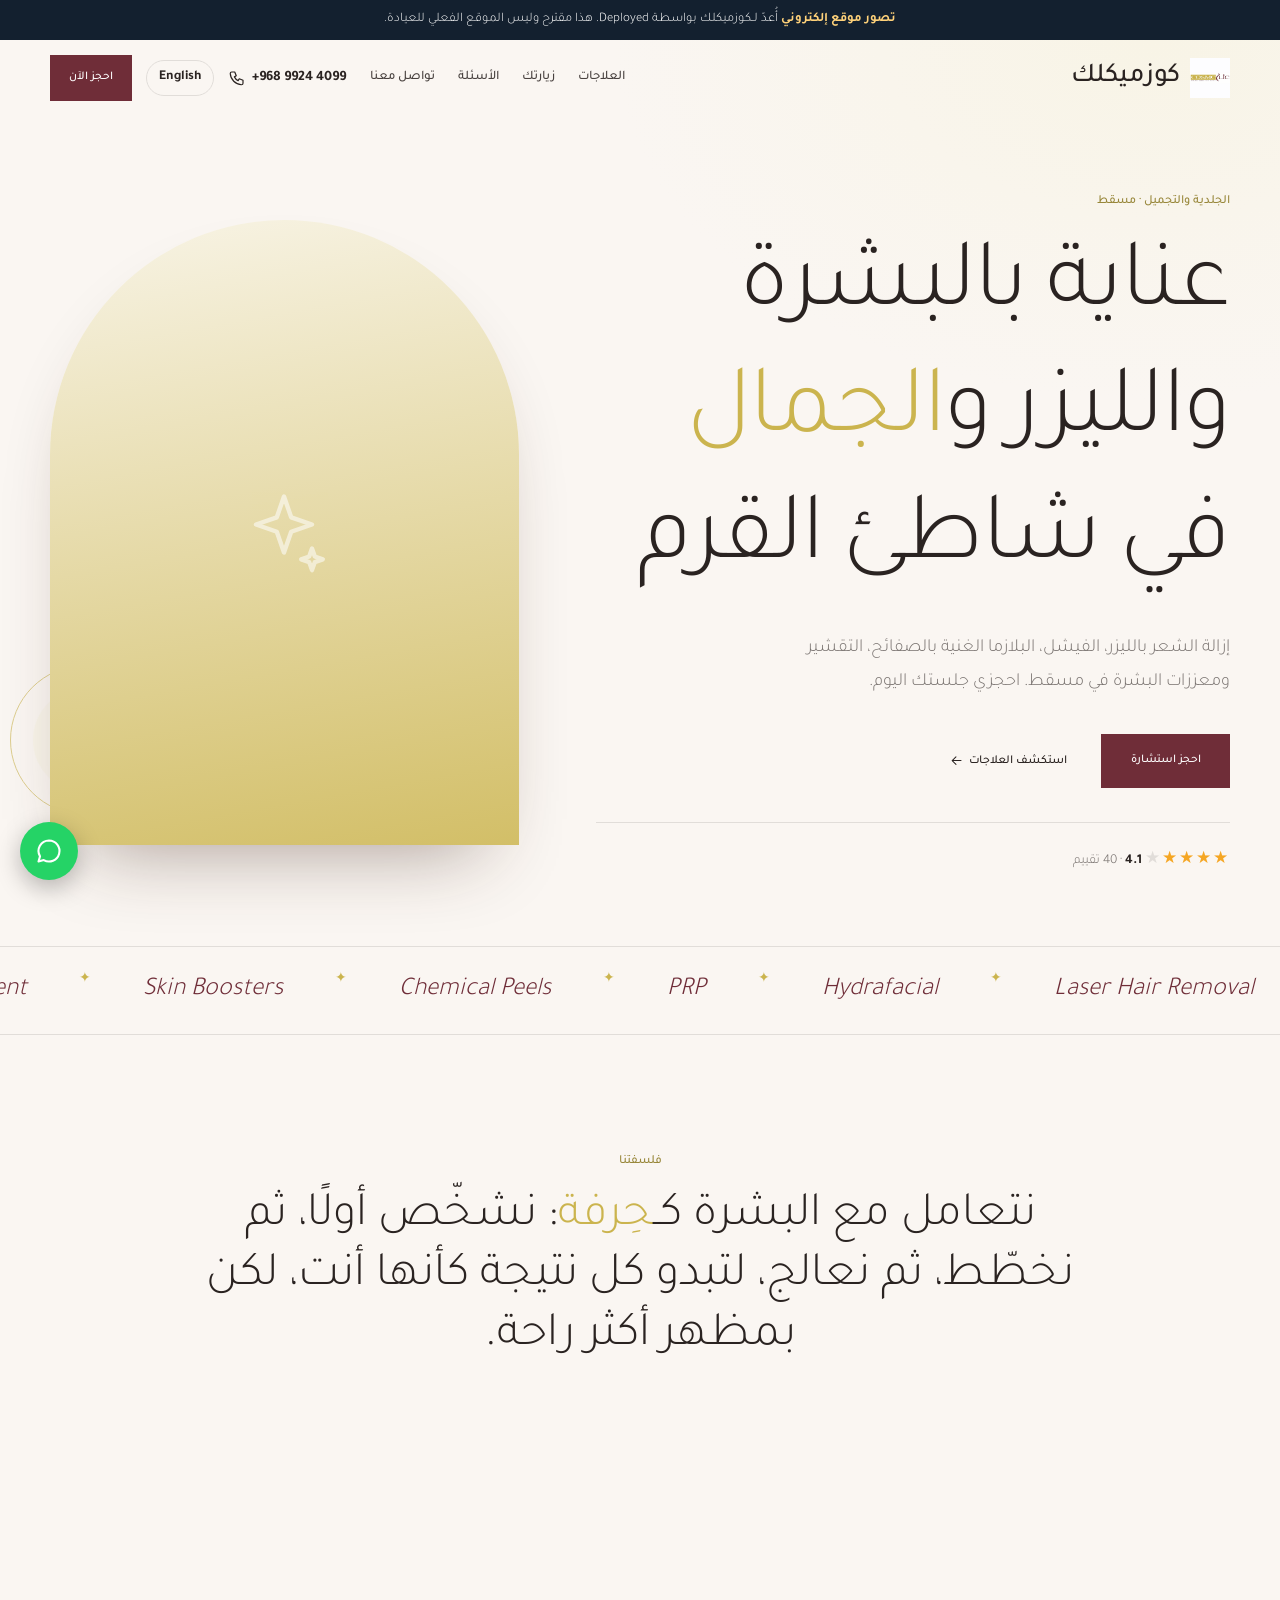
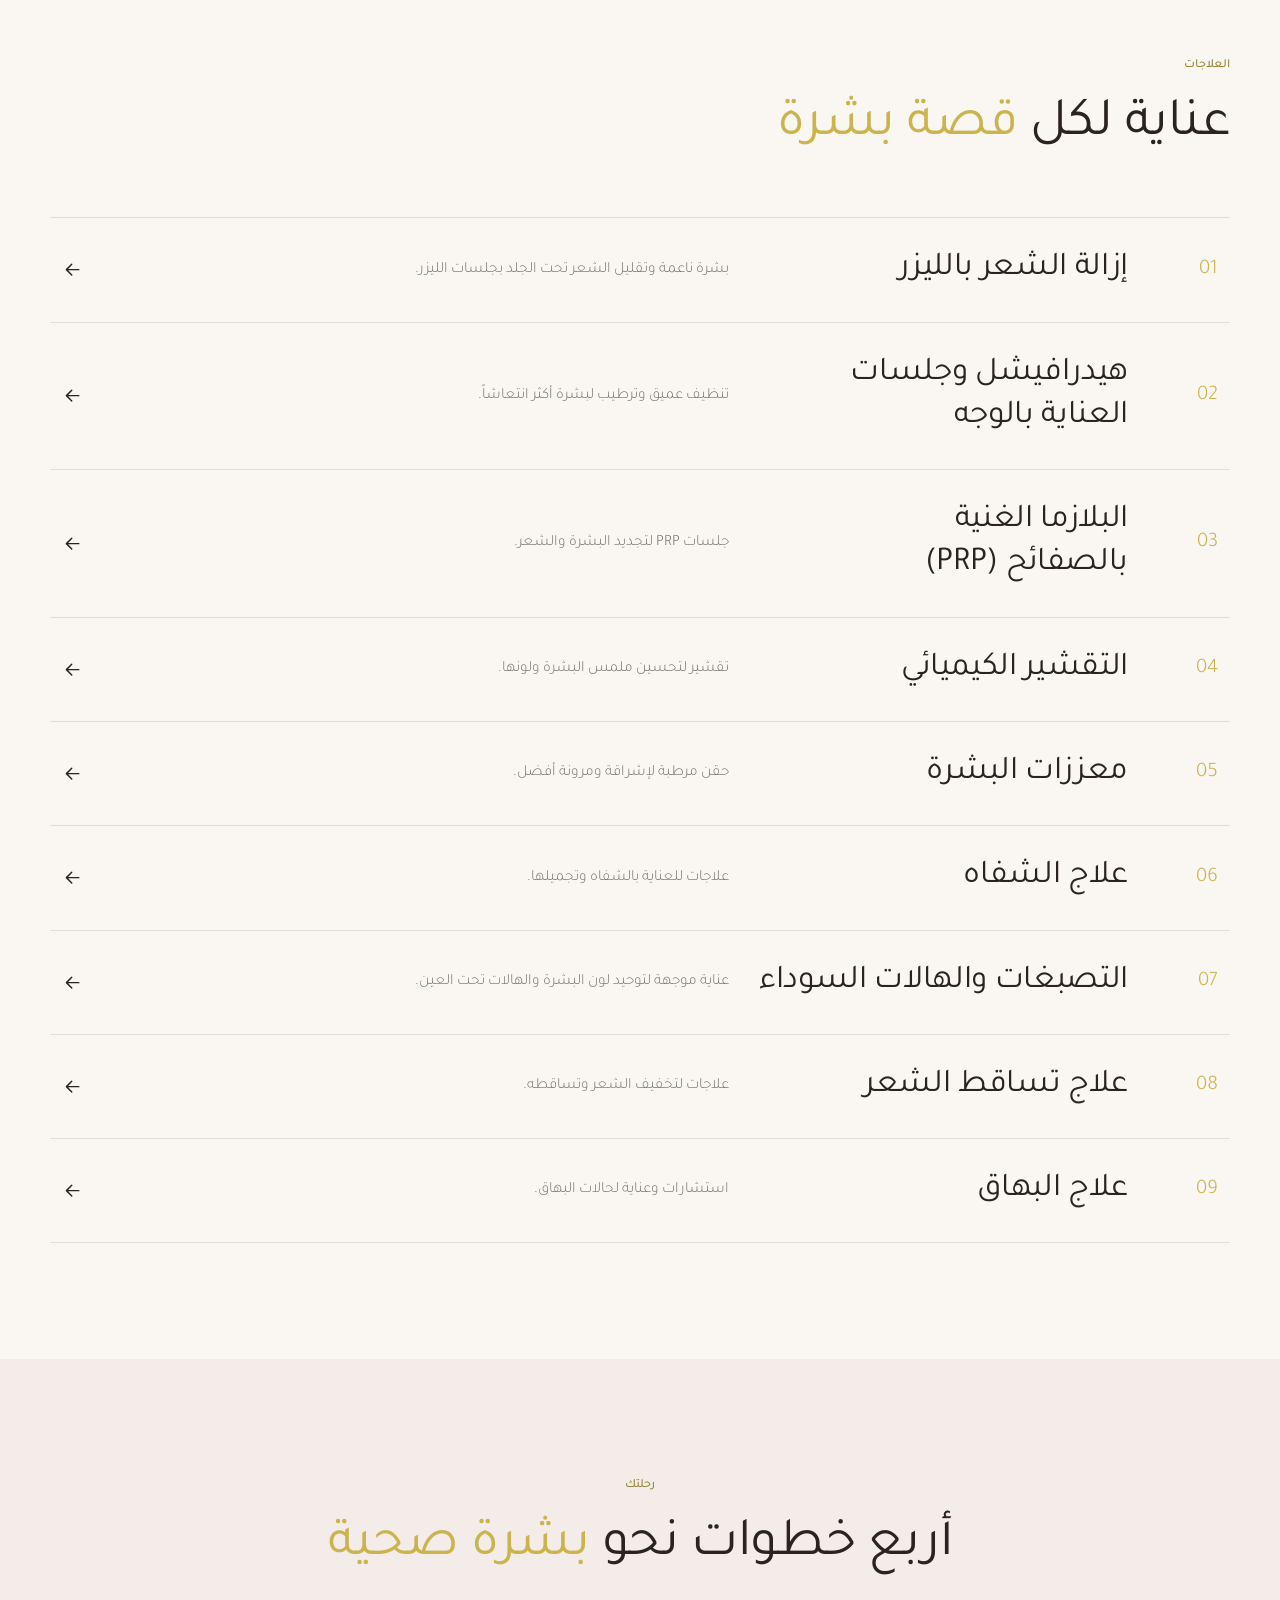
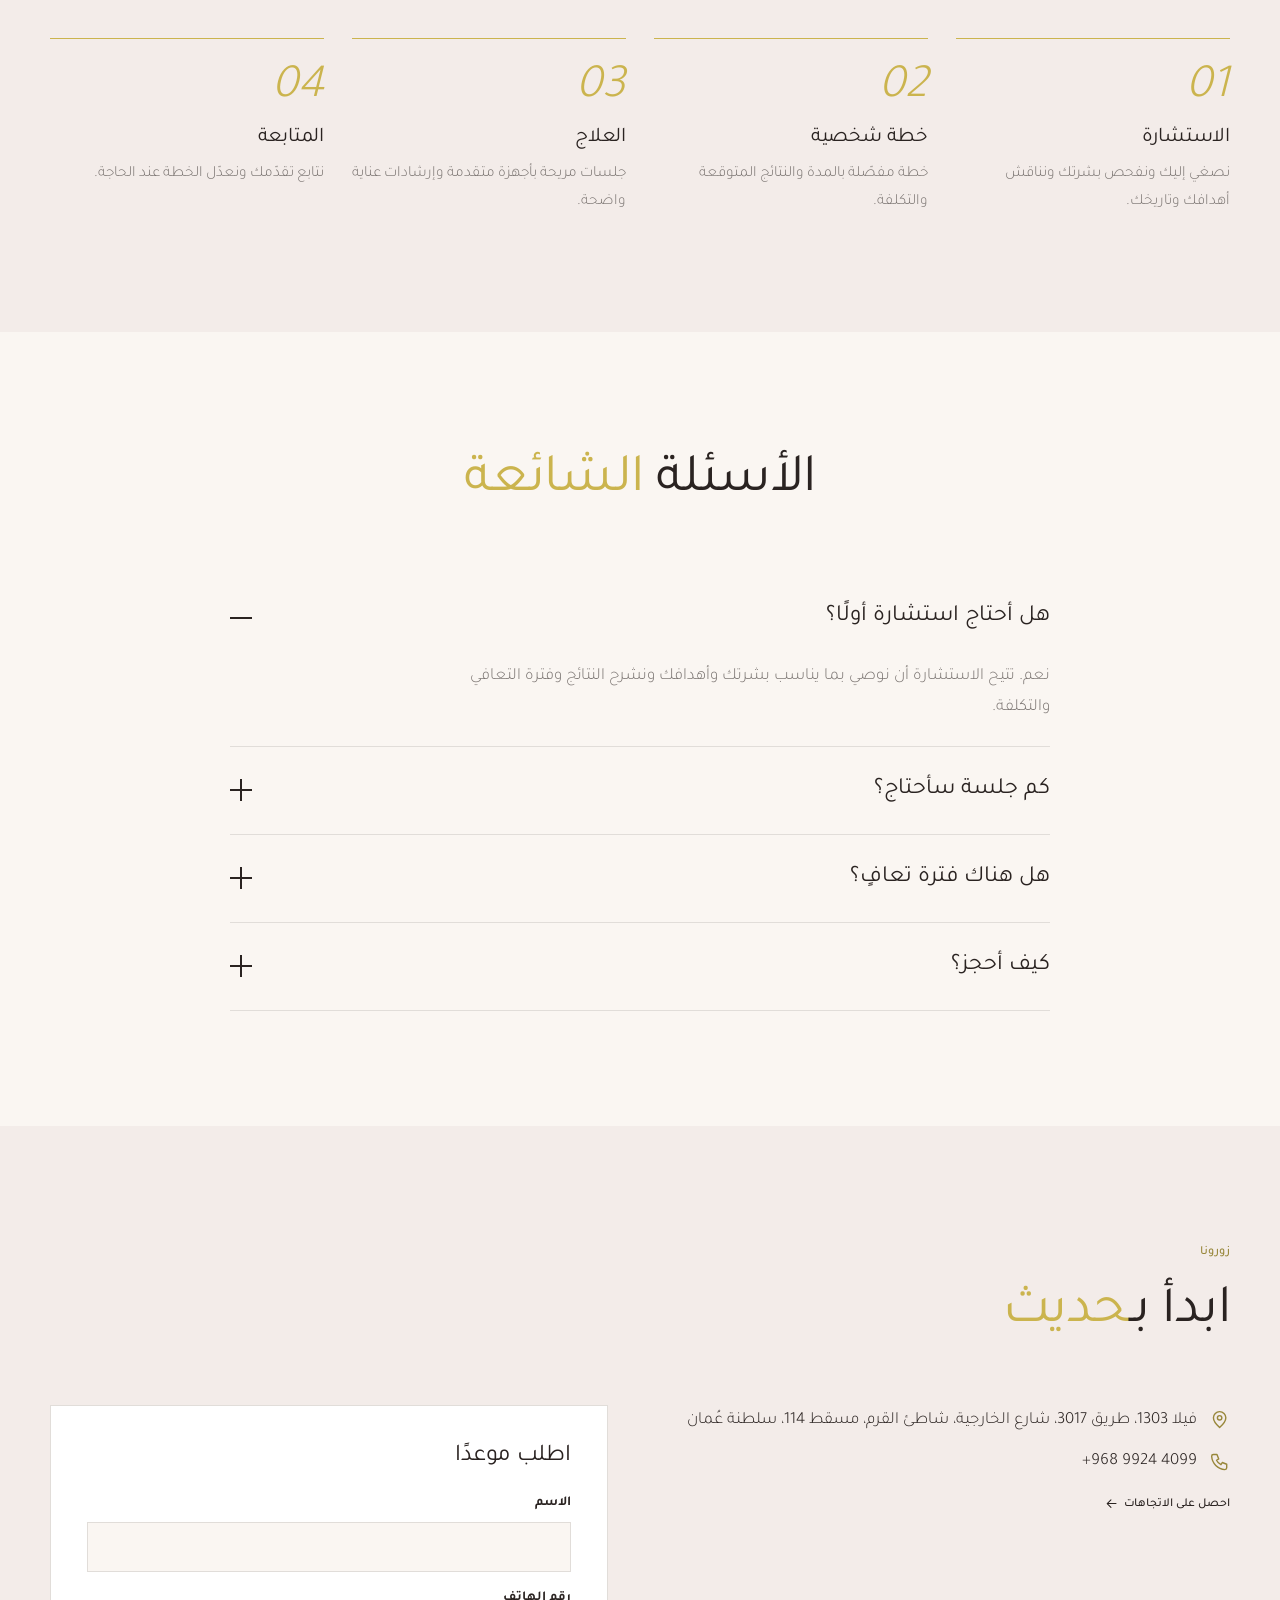
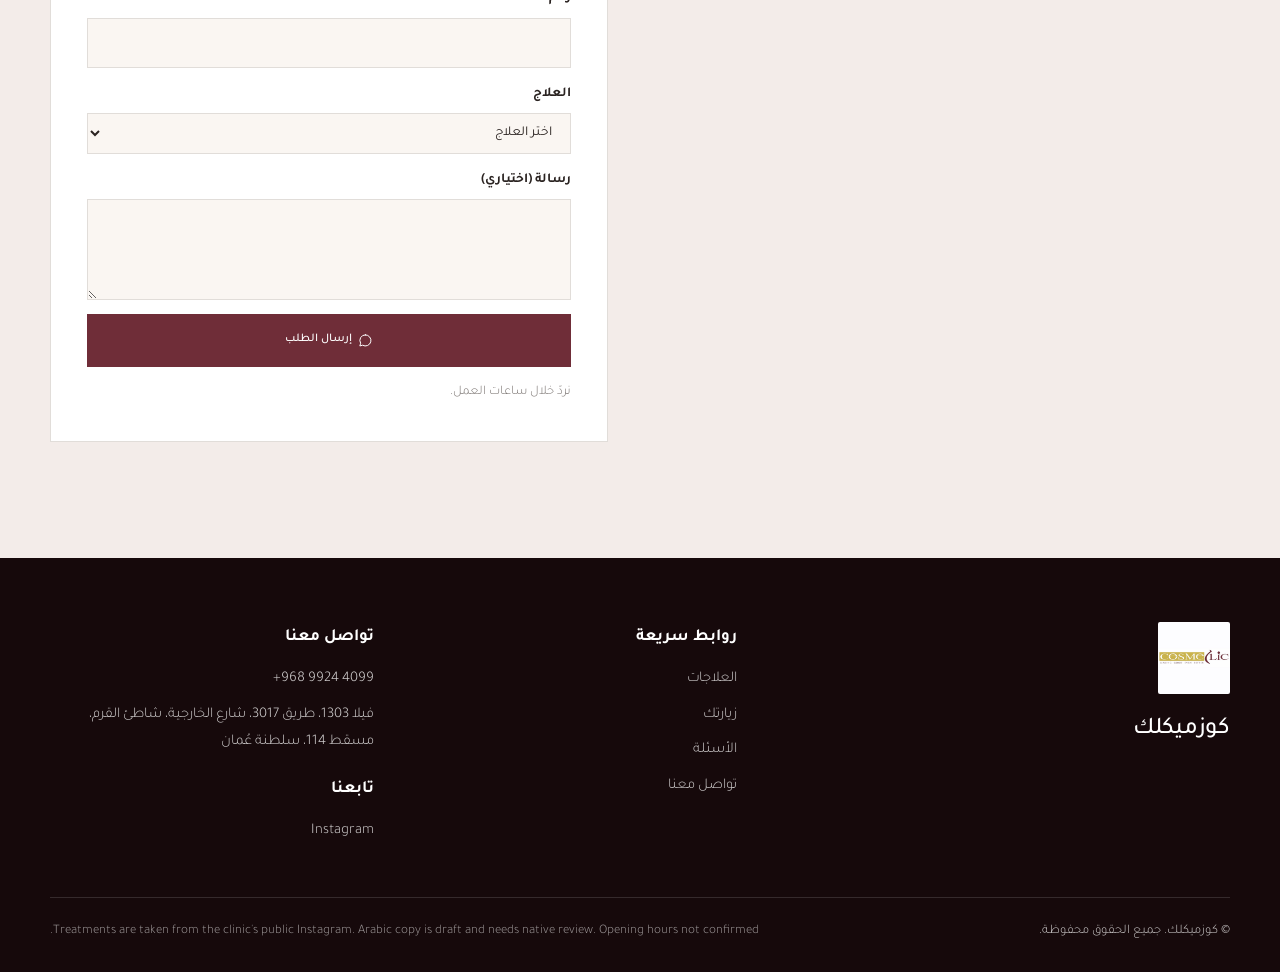
<file: cosmeclic-l3jq/ar/index.html>
<!doctype html>
<html lang="ar" dir="rtl" data-template="aesthetic">
<head>
<meta charset="utf-8">
<meta name="viewport" content="width=device-width,initial-scale=1">
<meta name="robots" content="noindex, nofollow">
<title>كوزميكلك | عيادة الجلدية والتجميل في مسقط</title>
<meta name="description" content="تقدّم كوزميكلك علاجات الجلد والليزر والتجميل الطبي في مسقط بخطط مخصّصة من أخصائيين ذوي خبرة. احجز استشارتك.">
<meta name="theme-color" content="#6F2D38">
<meta property="og:title" content="كوزميكلك | عيادة الجلدية والتجميل في مسقط">
<meta property="og:description" content="تقدّم كوزميكلك علاجات الجلد والليزر والتجميل الطبي في مسقط بخطط مخصّصة من أخصائيين ذوي خبرة. احجز استشارتك.">
<link rel="alternate" hreflang="en" href="../"><link rel="preconnect" href="https://fonts.googleapis.com">
<link rel="preconnect" href="https://fonts.gstatic.com" crossorigin>
<link rel="stylesheet" href="https://fonts.googleapis.com/css2?family=Cormorant+Garamond:ital,wght@0,300;0,400;0,500;0,600;1,300;1,400;1,500&amp;family=Jost:wght@300;400;500;600&amp;display=swap">
<link rel="stylesheet" href="https://fonts.googleapis.com/css2?family=Tajawal:wght@300;400;500;700;800&display=swap"><style>:root{ --primary:#6F2D38;--primary-deep:#481d24;--primary-soft:#f1eaeb;--primary-mid:#d4c0c3;--primary-ink:#ffffff;--accent:#CBB44E;--accent-deep:#98873a;--accent-soft:#f8f4e6;--accent-ink:#14181c;--ink:#2a2321;--muted:#797370;--line:#e1ddd9;--bg:#faf6f2;--bg-alt:#f3ece9;--night:#16090b;--night-2:#260f13;--font-display:'Cormorant Garamond',Georgia,serif;--font-body:'Jost',system-ui,sans-serif; }</style>
<link rel="stylesheet" href="../assets/base.css">
<link rel="stylesheet" href="../assets/style.css">
<script>document.documentElement.classList.add('js')</script>
<script type="application/ld+json">{"@context": "https://schema.org", "@type": "MedicalClinic", "name": "كوزميكلك", "telephone": "+968 9924 4099", "address": {"@type": "PostalAddress", "streetAddress": "فيلا 1303، طريق 3017، شارع الخارجية، شاطئ القرم، مسقط 114، سلطنة عُمان", "addressLocality": "مسقط", "addressCountry": "سلطنة عُمان"}, "aggregateRating": {"@type": "AggregateRating", "ratingValue": "4.1", "reviewCount": "40"}}</script>
</head>
<body>
<a class="skip" href="#main">Skip to content</a>
<div class="concept-banner"><strong>تصور موقع إلكتروني</strong> أُعدّ لـكوزميكلك بواسطة Deployed. هذا مقترح وليس الموقع الفعلي للعيادة.</div>

<header class="site-header" data-header>
  <div class="wrap bar">
    <a class="brand" href="../" aria-label="كوزميكلك">
<img class="brand-logo" src="../media/logo.png" alt="">      <span class="brand-name">كوزميكلك</span>
    </a>
    <nav class="nav" id="nav" aria-label="Main">
<a href="#services">العلاجات</a><a href="#journey">زيارتك</a><a href="#faq">الأسئلة</a><a href="#contact">تواصل معنا</a>    </nav>
    <div class="actions">
<a class="tel" href="tel:96899244099" dir="ltr"><svg class="ic " viewBox="0 0 24 24" aria-hidden="true" fill="none" stroke="currentColor" stroke-width="1.6" stroke-linecap="round" stroke-linejoin="round"><path d="M5 4h4l2 5-2.5 1.5a11 11 0 005 5L15 13l5 2v4a2 2 0 01-2 2A16 16 0 013 6a2 2 0 012-2z"/></svg><span>+968 9924 4099</span></a><a class="lang" href="../" hreflang="en" lang="en">English</a>      <a class="btn btn-primary btn-sm" href="#contact">احجز الآن</a>
      <button class="burger" type="button" aria-label="القائمة" aria-expanded="false" aria-controls="nav" data-burger><span></span><span></span></button>
    </div>
  </div>
</header>

<main id="main">
<section class="hero" id="top">
  <div class="wrap hero-grid">
    <div class="hero-copy">
      <p class="eyebrow">الجلدية والتجميل · مسقط</p>
      <h1>عناية بالبشرة والليزر و<em>الجمال</em> في شاطئ القرم</h1>
      <p class="hero-text">إزالة الشعر بالليزر، الفيشل، البلازما الغنية بالصفائح، التقشير ومعززات البشرة في مسقط. احجزي جلستك اليوم.</p>
      <div class="hero-cta">
        <a class="btn btn-primary" href="#contact">احجز استشارة</a>
        <a class="link-arrow" href="#services">استكشف العلاجات <svg class="ic " viewBox="0 0 24 24" aria-hidden="true" fill="none" stroke="currentColor" stroke-width="1.6" stroke-linecap="round" stroke-linejoin="round"><path d="M5 12h14M13 6l6 6-6 6"/></svg></a>
      </div>
      <div class="hero-meta">
<span><span class="stars" role="img" aria-label="4.1 / 5"><span class="on">★</span><span class="on">★</span><span class="on">★</span><span class="on">★</span><span class="">★</span></span> <b>4.1</b> · 40 تقييم</span>      </div>
    </div>
    <div class="hero-art">
      <div class="arch"><div class="ph arch-img" role="img" aria-label="كوزميكلك"><svg class="ic " viewBox="0 0 24 24" aria-hidden="true" fill="none" stroke="currentColor" stroke-width="1.6" stroke-linecap="round" stroke-linejoin="round"><path d="M12 3l1.8 5.2L19 10l-5.2 1.8L12 17l-1.8-5.2L5 10l5.2-1.8z"/><path d="M19 16l.7 2 2 .7-2 .7-.7 2-.7-2-2-.7 2-.7z"/></svg></div></div>
      <div class="orb" aria-hidden="true"></div>
    </div>
  </div>
</section>

<div class="ticker" aria-hidden="true"><div class="ticker-track">
<span>Laser Hair Removal</span><i>✦</i><span>Hydrafacial</span><i>✦</i><span>PRP</span><i>✦</i><span>Chemical Peels</span><i>✦</i><span>Skin Boosters</span><i>✦</i><span>Lip Treatment</span><i>✦</i><span>Pigmentation</span><i>✦</i><span>Hair Loss</span><i>✦</i><span>Vitiligo</span><i>✦</i><span>Laser Hair Removal</span><i>✦</i><span>Hydrafacial</span><i>✦</i><span>PRP</span><i>✦</i><span>Chemical Peels</span><i>✦</i><span>Skin Boosters</span><i>✦</i><span>Lip Treatment</span><i>✦</i><span>Pigmentation</span><i>✦</i><span>Hair Loss</span><i>✦</i><span>Vitiligo</span><i>✦</i></div></div>

<section class="sec intro">
  <div class="wrap narrow">
    <p class="eyebrow center">فلسفتنا</p>
    <p class="intro-text reveal">نتعامل مع البشرة كـ<em>حِرفة</em>: نشخّص أولًا، ثم نخطّط، ثم نعالج، لتبدو كل نتيجة كأنها أنت، لكن بمظهر أكثر راحة.</p>
  </div>
</section>


<section class="sec" id="services">
  <div class="wrap">
    <div class="sec-head reveal ">
<p class="eyebrow">العلاجات</p>  <h2>عناية لكل <em>قصة بشرة</em></h2>
</div>
    <ol class="svc-list">
      <li class="reveal">
        <a href="#contact" class="svc-row">
          <span class="svc-n">01</span>
          <span class="svc-t"><h3>إزالة الشعر بالليزر</h3></span>
          <span class="svc-d">بشرة ناعمة وتقليل الشعر تحت الجلد بجلسات الليزر.</span>
          <span class="svc-go"><svg class="ic " viewBox="0 0 24 24" aria-hidden="true" fill="none" stroke="currentColor" stroke-width="1.6" stroke-linecap="round" stroke-linejoin="round"><path d="M5 12h14M13 6l6 6-6 6"/></svg></span>
        </a>
      </li>
      <li class="reveal">
        <a href="#contact" class="svc-row">
          <span class="svc-n">02</span>
          <span class="svc-t"><h3>هيدرافيشل وجلسات العناية بالوجه</h3></span>
          <span class="svc-d">تنظيف عميق وترطيب لبشرة أكثر انتعاشاً.</span>
          <span class="svc-go"><svg class="ic " viewBox="0 0 24 24" aria-hidden="true" fill="none" stroke="currentColor" stroke-width="1.6" stroke-linecap="round" stroke-linejoin="round"><path d="M5 12h14M13 6l6 6-6 6"/></svg></span>
        </a>
      </li>
      <li class="reveal">
        <a href="#contact" class="svc-row">
          <span class="svc-n">03</span>
          <span class="svc-t"><h3>البلازما الغنية بالصفائح (PRP)</h3></span>
          <span class="svc-d">جلسات PRP لتجديد البشرة والشعر.</span>
          <span class="svc-go"><svg class="ic " viewBox="0 0 24 24" aria-hidden="true" fill="none" stroke="currentColor" stroke-width="1.6" stroke-linecap="round" stroke-linejoin="round"><path d="M5 12h14M13 6l6 6-6 6"/></svg></span>
        </a>
      </li>
      <li class="reveal">
        <a href="#contact" class="svc-row">
          <span class="svc-n">04</span>
          <span class="svc-t"><h3>التقشير الكيميائي</h3></span>
          <span class="svc-d">تقشير لتحسين ملمس البشرة ولونها.</span>
          <span class="svc-go"><svg class="ic " viewBox="0 0 24 24" aria-hidden="true" fill="none" stroke="currentColor" stroke-width="1.6" stroke-linecap="round" stroke-linejoin="round"><path d="M5 12h14M13 6l6 6-6 6"/></svg></span>
        </a>
      </li>
      <li class="reveal">
        <a href="#contact" class="svc-row">
          <span class="svc-n">05</span>
          <span class="svc-t"><h3>معززات البشرة</h3></span>
          <span class="svc-d">حقن مرطبة لإشراقة ومرونة أفضل.</span>
          <span class="svc-go"><svg class="ic " viewBox="0 0 24 24" aria-hidden="true" fill="none" stroke="currentColor" stroke-width="1.6" stroke-linecap="round" stroke-linejoin="round"><path d="M5 12h14M13 6l6 6-6 6"/></svg></span>
        </a>
      </li>
      <li class="reveal">
        <a href="#contact" class="svc-row">
          <span class="svc-n">06</span>
          <span class="svc-t"><h3>علاج الشفاه</h3></span>
          <span class="svc-d">علاجات للعناية بالشفاه وتجميلها.</span>
          <span class="svc-go"><svg class="ic " viewBox="0 0 24 24" aria-hidden="true" fill="none" stroke="currentColor" stroke-width="1.6" stroke-linecap="round" stroke-linejoin="round"><path d="M5 12h14M13 6l6 6-6 6"/></svg></span>
        </a>
      </li>
      <li class="reveal">
        <a href="#contact" class="svc-row">
          <span class="svc-n">07</span>
          <span class="svc-t"><h3>التصبغات والهالات السوداء</h3></span>
          <span class="svc-d">عناية موجهة لتوحيد لون البشرة والهالات تحت العين.</span>
          <span class="svc-go"><svg class="ic " viewBox="0 0 24 24" aria-hidden="true" fill="none" stroke="currentColor" stroke-width="1.6" stroke-linecap="round" stroke-linejoin="round"><path d="M5 12h14M13 6l6 6-6 6"/></svg></span>
        </a>
      </li>
      <li class="reveal">
        <a href="#contact" class="svc-row">
          <span class="svc-n">08</span>
          <span class="svc-t"><h3>علاج تساقط الشعر</h3></span>
          <span class="svc-d">علاجات لتخفيف الشعر وتساقطه.</span>
          <span class="svc-go"><svg class="ic " viewBox="0 0 24 24" aria-hidden="true" fill="none" stroke="currentColor" stroke-width="1.6" stroke-linecap="round" stroke-linejoin="round"><path d="M5 12h14M13 6l6 6-6 6"/></svg></span>
        </a>
      </li>
      <li class="reveal">
        <a href="#contact" class="svc-row">
          <span class="svc-n">09</span>
          <span class="svc-t"><h3>علاج البهاق</h3></span>
          <span class="svc-d">استشارات وعناية لحالات البهاق.</span>
          <span class="svc-go"><svg class="ic " viewBox="0 0 24 24" aria-hidden="true" fill="none" stroke="currentColor" stroke-width="1.6" stroke-linecap="round" stroke-linejoin="round"><path d="M5 12h14M13 6l6 6-6 6"/></svg></span>
        </a>
      </li>
    </ol>
  </div>
</section>

<section class="sec tint" id="journey">
  <div class="wrap">
    <div class="sec-head reveal center">
<p class="eyebrow">رحلتك</p>  <h2>أربع خطوات نحو <em>بشرة صحية</em></h2>
</div>
    <ol class="journey journey-line">
  <li class="jstep reveal">
    <span class="jnum">01</span>
    <h3>الاستشارة</h3>
    <p>نصغي إليك ونفحص بشرتك ونناقش أهدافك وتاريخك.</p>
  </li>
  <li class="jstep reveal">
    <span class="jnum">02</span>
    <h3>خطة شخصية</h3>
    <p>خطة مفصّلة بالمدة والنتائج المتوقعة والتكلفة.</p>
  </li>
  <li class="jstep reveal">
    <span class="jnum">03</span>
    <h3>العلاج</h3>
    <p>جلسات مريحة بأجهزة متقدمة وإرشادات عناية واضحة.</p>
  </li>
  <li class="jstep reveal">
    <span class="jnum">04</span>
    <h3>المتابعة</h3>
    <p>نتابع تقدّمك ونعدّل الخطة عند الحاجة.</p>
  </li>
</ol>
  </div>
</section>






<section class="sec" id="faq">
  <div class="wrap">
    <div class="sec-head reveal center">
  <h2>الأسئلة <em>الشائعة</em></h2>
</div>
    <div class="faq">
  <details class="faq-item reveal" open>
    <summary>هل أحتاج استشارة أولًا؟<span class="faq-plus" aria-hidden="true"></span></summary>
    <div class="faq-a"><p>نعم. تتيح الاستشارة أن نوصي بما يناسب بشرتك وأهدافك ونشرح النتائج وفترة التعافي والتكلفة.</p></div>
  </details>
  <details class="faq-item reveal" >
    <summary>كم جلسة سأحتاج؟<span class="faq-plus" aria-hidden="true"></span></summary>
    <div class="faq-a"><p>يعتمد ذلك على العلاج وبشرتك. سنعطيك تقديرًا خلال الاستشارة.</p></div>
  </details>
  <details class="faq-item reveal" >
    <summary>هل هناك فترة تعافٍ؟<span class="faq-plus" aria-hidden="true"></span></summary>
    <div class="faq-a"><p>كثير من العلاجات لا تحتاج إلى فترة تعافٍ تُذكر. سنخبرك بما تتوقعه وكيف تعتني ببشرتك بعدها.</p></div>
  </details>
  <details class="faq-item reveal" >
    <summary>كيف أحجز؟<span class="faq-plus" aria-hidden="true"></span></summary>
    <div class="faq-a"><p>استخدم النموذج أدناه أو راسلنا على واتساب أو اتصل بنا وسنؤكد الموعد.</p></div>
  </details>
</div>
  </div>
</section>

<section class="sec tint" id="contact">
  <div class="wrap">
    <div class="sec-head reveal ">
<p class="eyebrow">زورونا</p>  <h2>ابدأ بـ<em>حديث</em></h2>
</div>
    <div class="contact-grid">
  <div class="contact-info reveal">
    <div class="loc">
<p class="loc-row"><svg class="ic " viewBox="0 0 24 24" aria-hidden="true" fill="none" stroke="currentColor" stroke-width="1.6" stroke-linecap="round" stroke-linejoin="round"><path d="M12 21s7-6.2 7-11a7 7 0 10-14 0c0 4.8 7 11 7 11z"/><circle cx="12" cy="10" r="2.5"/></svg><span>فيلا 1303، طريق 3017، شارع الخارجية، شاطئ القرم، مسقط 114، سلطنة عُمان</span></p><p class="loc-row"><svg class="ic " viewBox="0 0 24 24" aria-hidden="true" fill="none" stroke="currentColor" stroke-width="1.6" stroke-linecap="round" stroke-linejoin="round"><path d="M5 4h4l2 5-2.5 1.5a11 11 0 005 5L15 13l5 2v4a2 2 0 01-2 2A16 16 0 013 6a2 2 0 012-2z"/></svg><a href="tel:96899244099" dir="ltr">+968 9924 4099</a></p><a class="link-arrow" href="https://maps.app.goo.gl/HEgErg51XqEyMbrY6" target="_blank" rel="noopener">احصل على الاتجاهات <svg class="ic " viewBox="0 0 24 24" aria-hidden="true" fill="none" stroke="currentColor" stroke-width="1.6" stroke-linecap="round" stroke-linejoin="round"><path d="M5 12h14M13 6l6 6-6 6"/></svg></a>    </div>
  </div>
  <form class="form reveal" data-wa-form="96899244099" data-msg="مرحبًا كوزميكلك، أرغب بحجز موعد. الاسم: {n}. الهاتف: {p}. العلاج: {s}. {m}" data-live="false" data-demo-note="هذا تصور لموقع إلكتروني، لذلك النموذج غير مفعّل.">
    <h3>اطلب موعدًا</h3>
    <label><span>الاسم</span><input name="n" required autocomplete="name"></label>
    <label><span>رقم الهاتف</span><input name="p" type="tel" required autocomplete="tel" dir="ltr"></label>
    <label><span>العلاج</span>
      <select name="s"><option value="">اختر العلاج</option><option>إزالة الشعر بالليزر</option><option>هيدرافيشل وجلسات العناية بالوجه</option><option>البلازما الغنية بالصفائح (PRP)</option><option>التقشير الكيميائي</option><option>معززات البشرة</option><option>علاج الشفاه</option><option>التصبغات والهالات السوداء</option><option>علاج تساقط الشعر</option><option>علاج البهاق</option></select>
    </label>
    <label><span>رسالة (اختياري)</span><textarea name="m" rows="3"></textarea></label>
    <button class="btn btn-primary" type="submit"><svg class="ic " viewBox="0 0 24 24" aria-hidden="true" fill="none" stroke="currentColor" stroke-width="1.6" stroke-linecap="round" stroke-linejoin="round"><path d="M12 3a9 9 0 00-7.7 13.6L3 21l4.5-1.2A9 9 0 1012 3z"/></svg> إرسال الطلب</button>
    <p class="fine form-status" role="status">نردّ خلال ساعات العمل.</p>
  </form>
</div>
  </div>
</section>
</main>

<footer class="site-footer">
  <div class="wrap foot-grid">
    <div class="foot-brand">
<img class="foot-logo" src="../media/logo.png" alt="">      <p class="brand-name">كوزميكلك</p>
    </div>
    <div>
      <p class="foot-h">روابط سريعة</p>
      <ul><li><a href="#services">العلاجات</a></li><li><a href="#journey">زيارتك</a></li><li><a href="#faq">الأسئلة</a></li><li><a href="#contact">تواصل معنا</a></li></ul>
    </div>
    <div>
      <p class="foot-h">تواصل معنا</p>
      <ul>
<li><a href="tel:96899244099" dir="ltr">+968 9924 4099</a></li><li>فيلا 1303، طريق 3017، شارع الخارجية، شاطئ القرم، مسقط 114، سلطنة عُمان</li>      </ul>
      <p class="foot-h">تابعنا</p>
      <ul class="social"><li><a href="https://www.instagram.com/cosmeclic_care/" target="_blank" rel="noopener">Instagram</a></li></ul>
    </div>
  </div>
  <div class="wrap foot-base">
    <span>© كوزميكلك. جميع الحقوق محفوظة.</span>
<span class="preview-note">Treatments are taken from the clinic&#39;s public Instagram. Arabic copy is draft and needs native review. Opening hours not confirmed.</span>  </div>
</footer>

<div class="wa" data-wa>
  <div class="wa-pop" id="wa-pop" hidden>
    <div class="wa-head"><b>كوزميكلك</b><span>نردّ عادةً خلال دقائق</span></div>
    <div class="wa-body">
      <p class="wa-bubble">أهلًا بك! كيف يمكننا مساعدتك اليوم؟</p>
      <a class="wa-quick" href="#contact">حجز موعد</a>
      <a class="wa-quick" href="#contact">الاستفسار عن الأسعار</a>
      <a class="wa-open" href="#contact"><svg class="ic " viewBox="0 0 24 24" aria-hidden="true" fill="none" stroke="currentColor" stroke-width="1.6" stroke-linecap="round" stroke-linejoin="round"><path d="M12 3a9 9 0 00-7.7 13.6L3 21l4.5-1.2A9 9 0 1012 3z"/></svg> افتح محادثة واتساب</a>
    </div>
  </div>
  <button class="wa-btn" type="button" aria-label="WhatsApp" aria-expanded="false" aria-controls="wa-pop" data-wa-toggle><svg class="ic " viewBox="0 0 24 24" aria-hidden="true" fill="none" stroke="currentColor" stroke-width="1.6" stroke-linecap="round" stroke-linejoin="round"><path d="M12 3a9 9 0 00-7.7 13.6L3 21l4.5-1.2A9 9 0 1012 3z"/></svg></button>
</div>
<script src="../assets/app.js" defer></script>
</body>
</html>
</file>
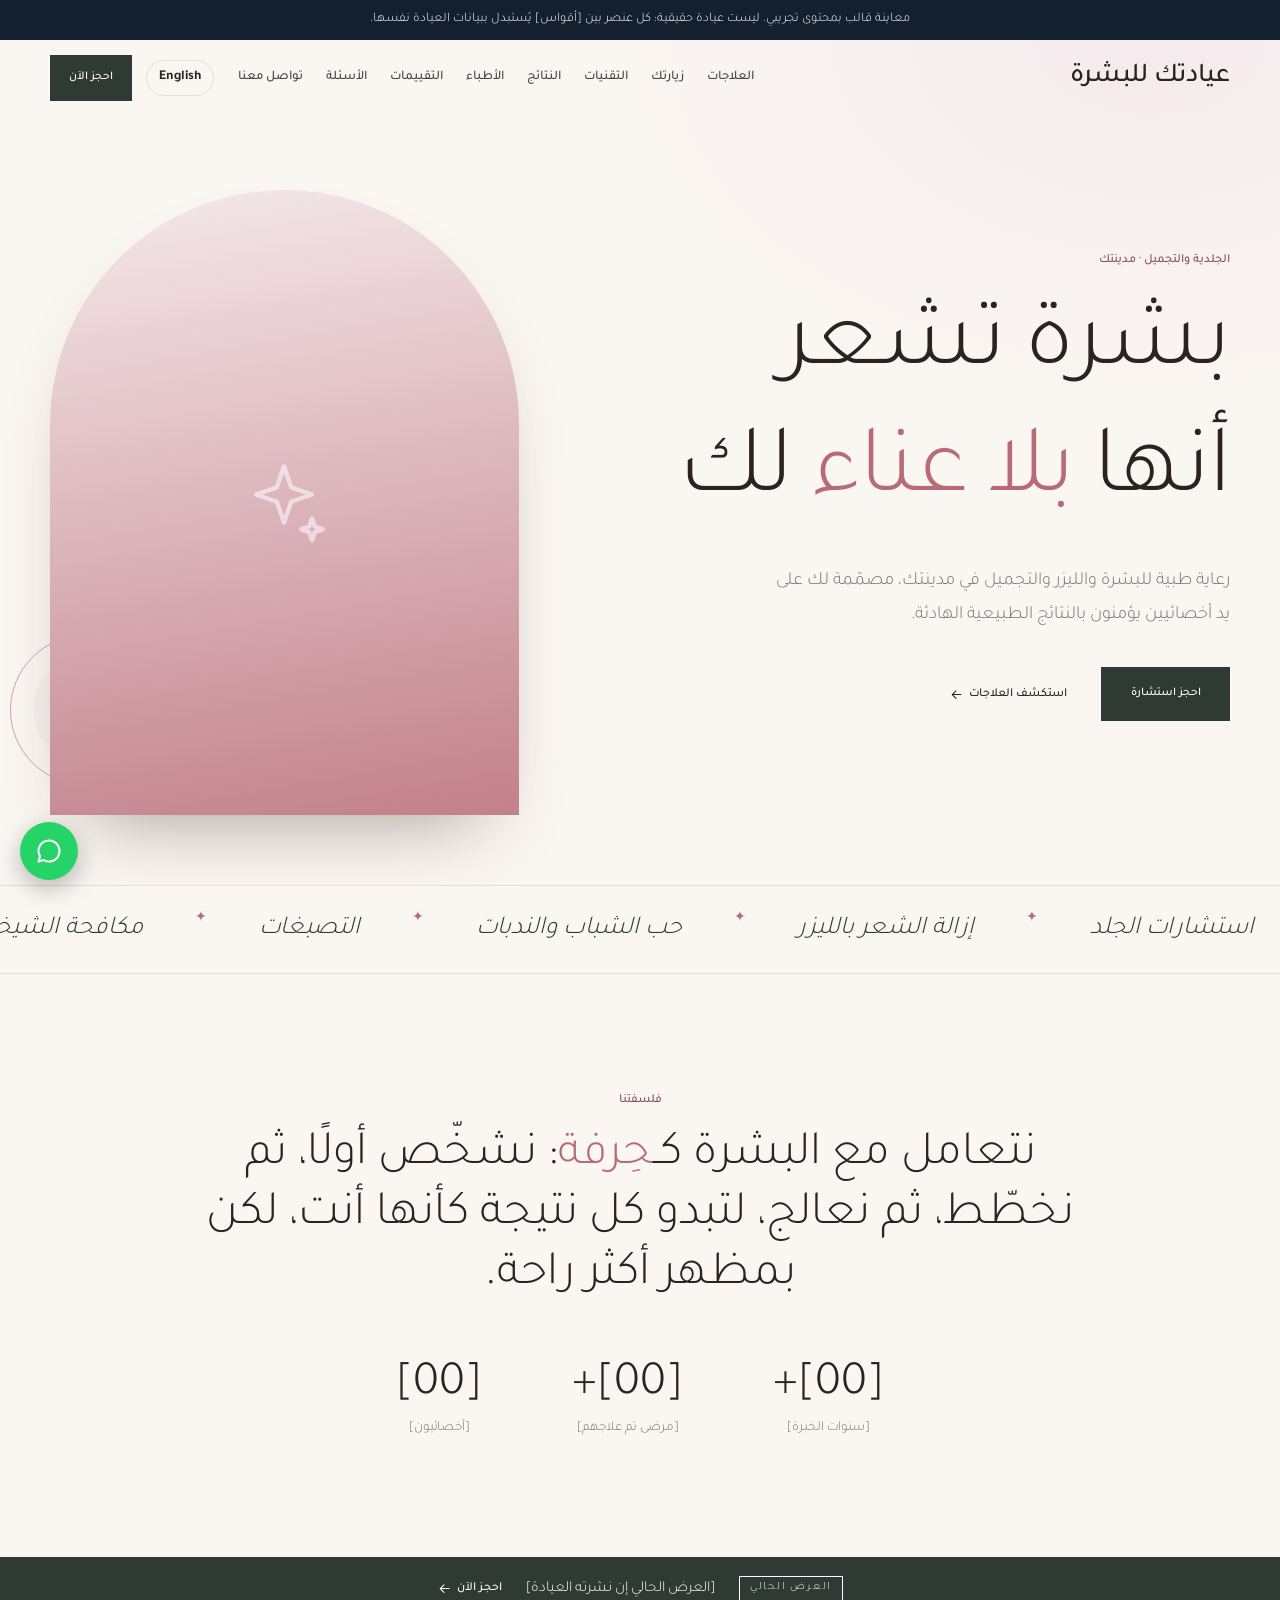
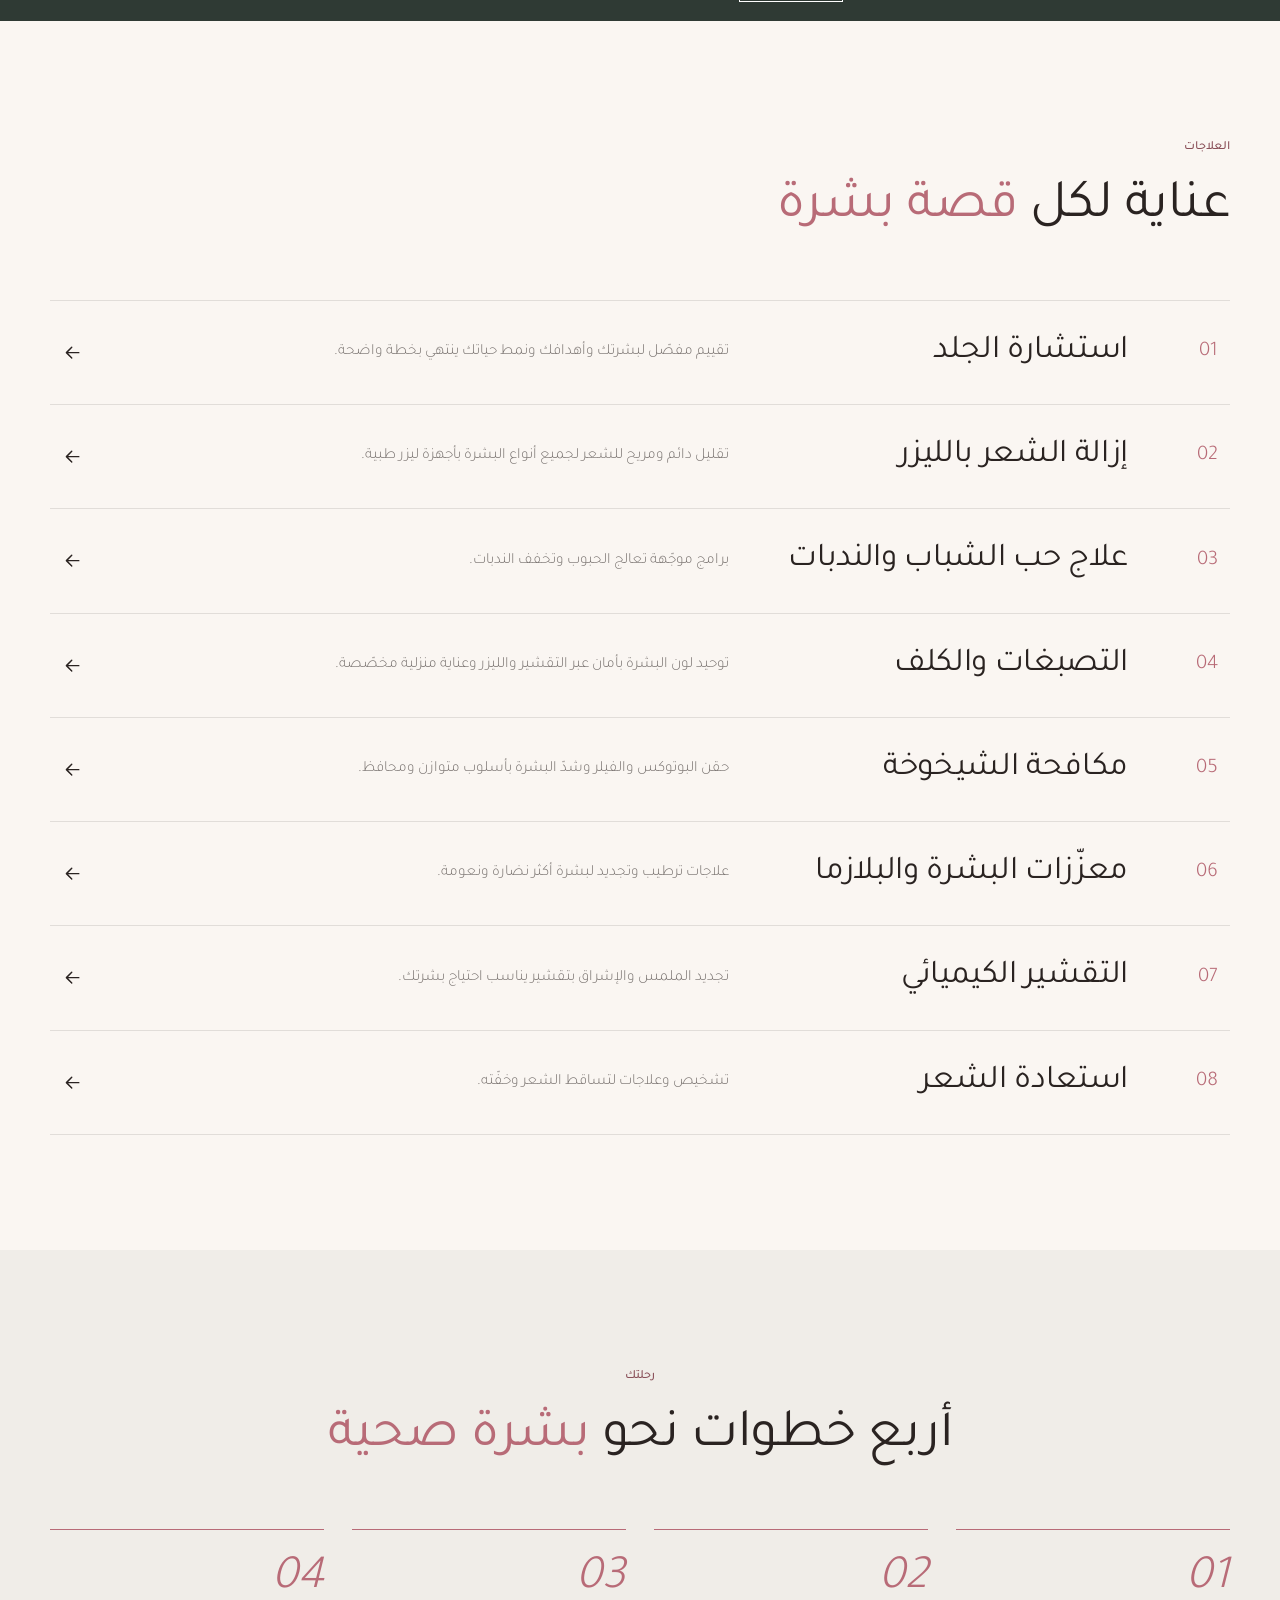
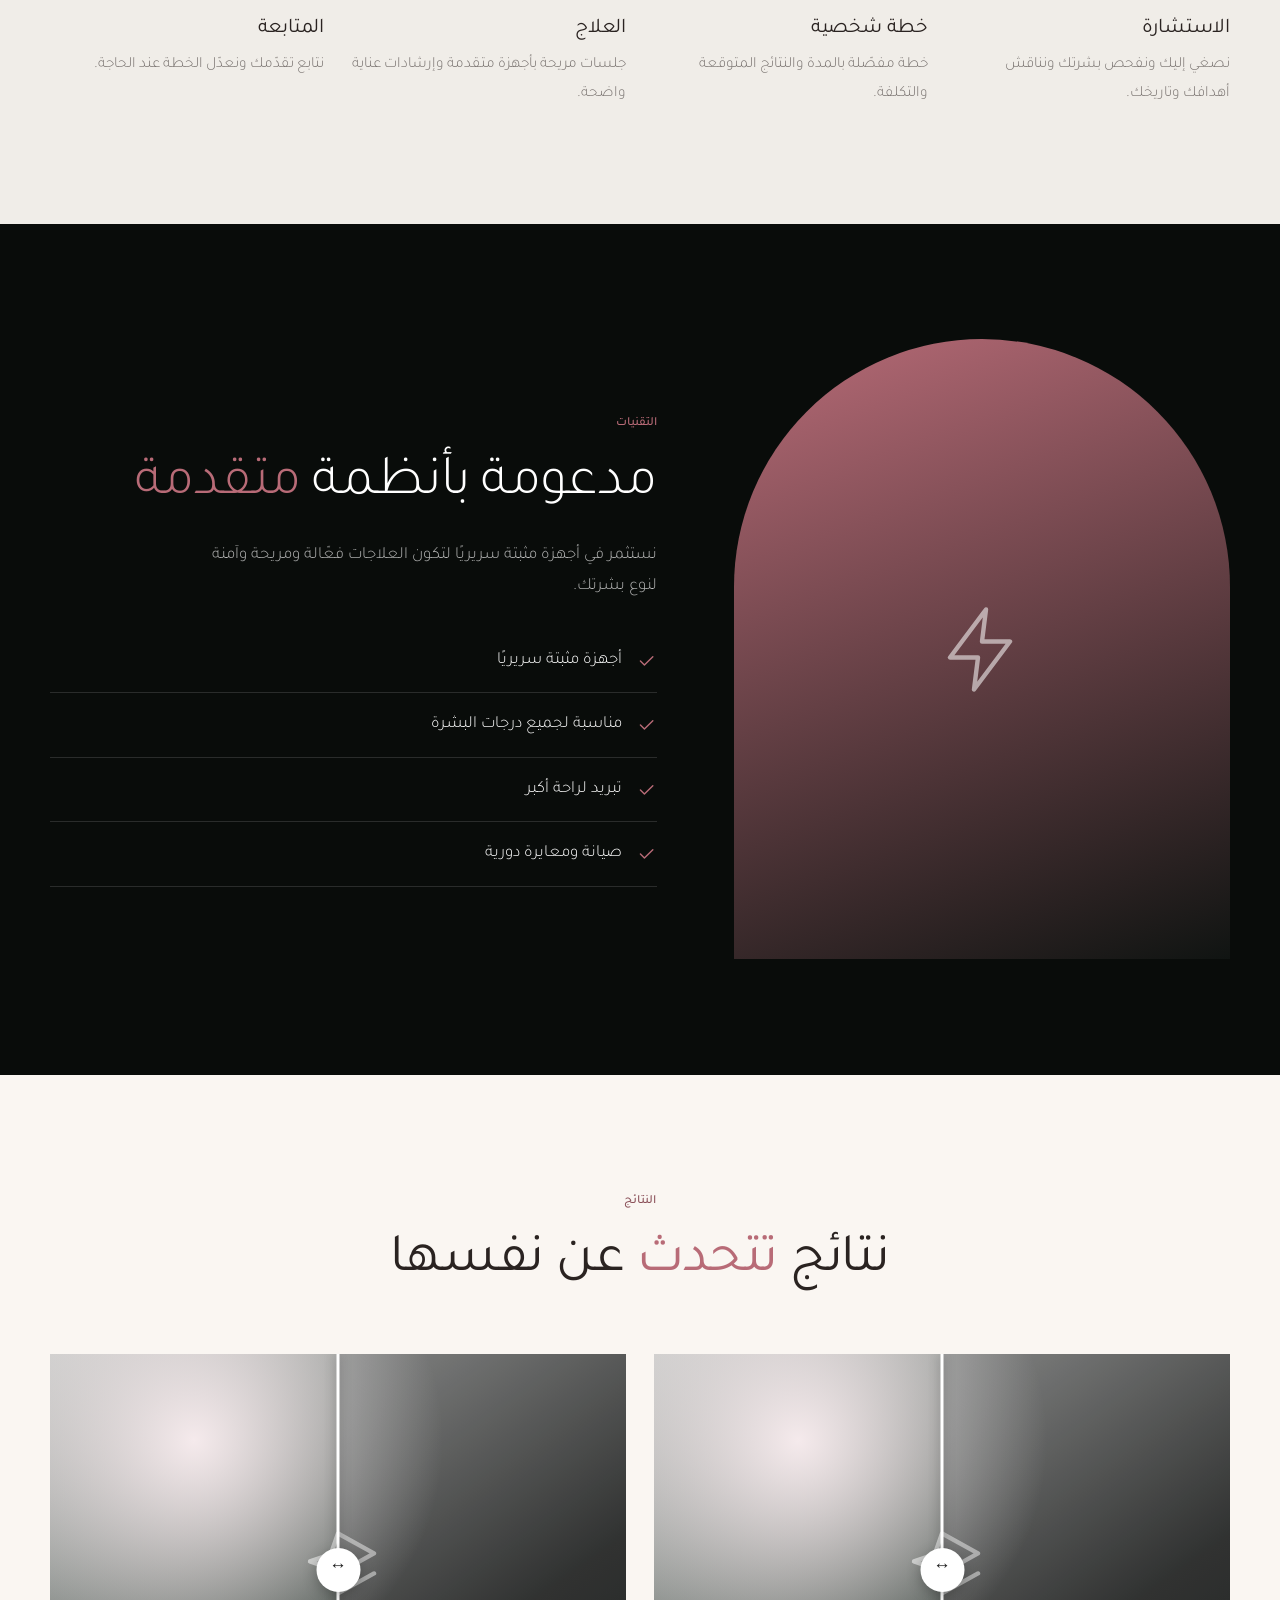
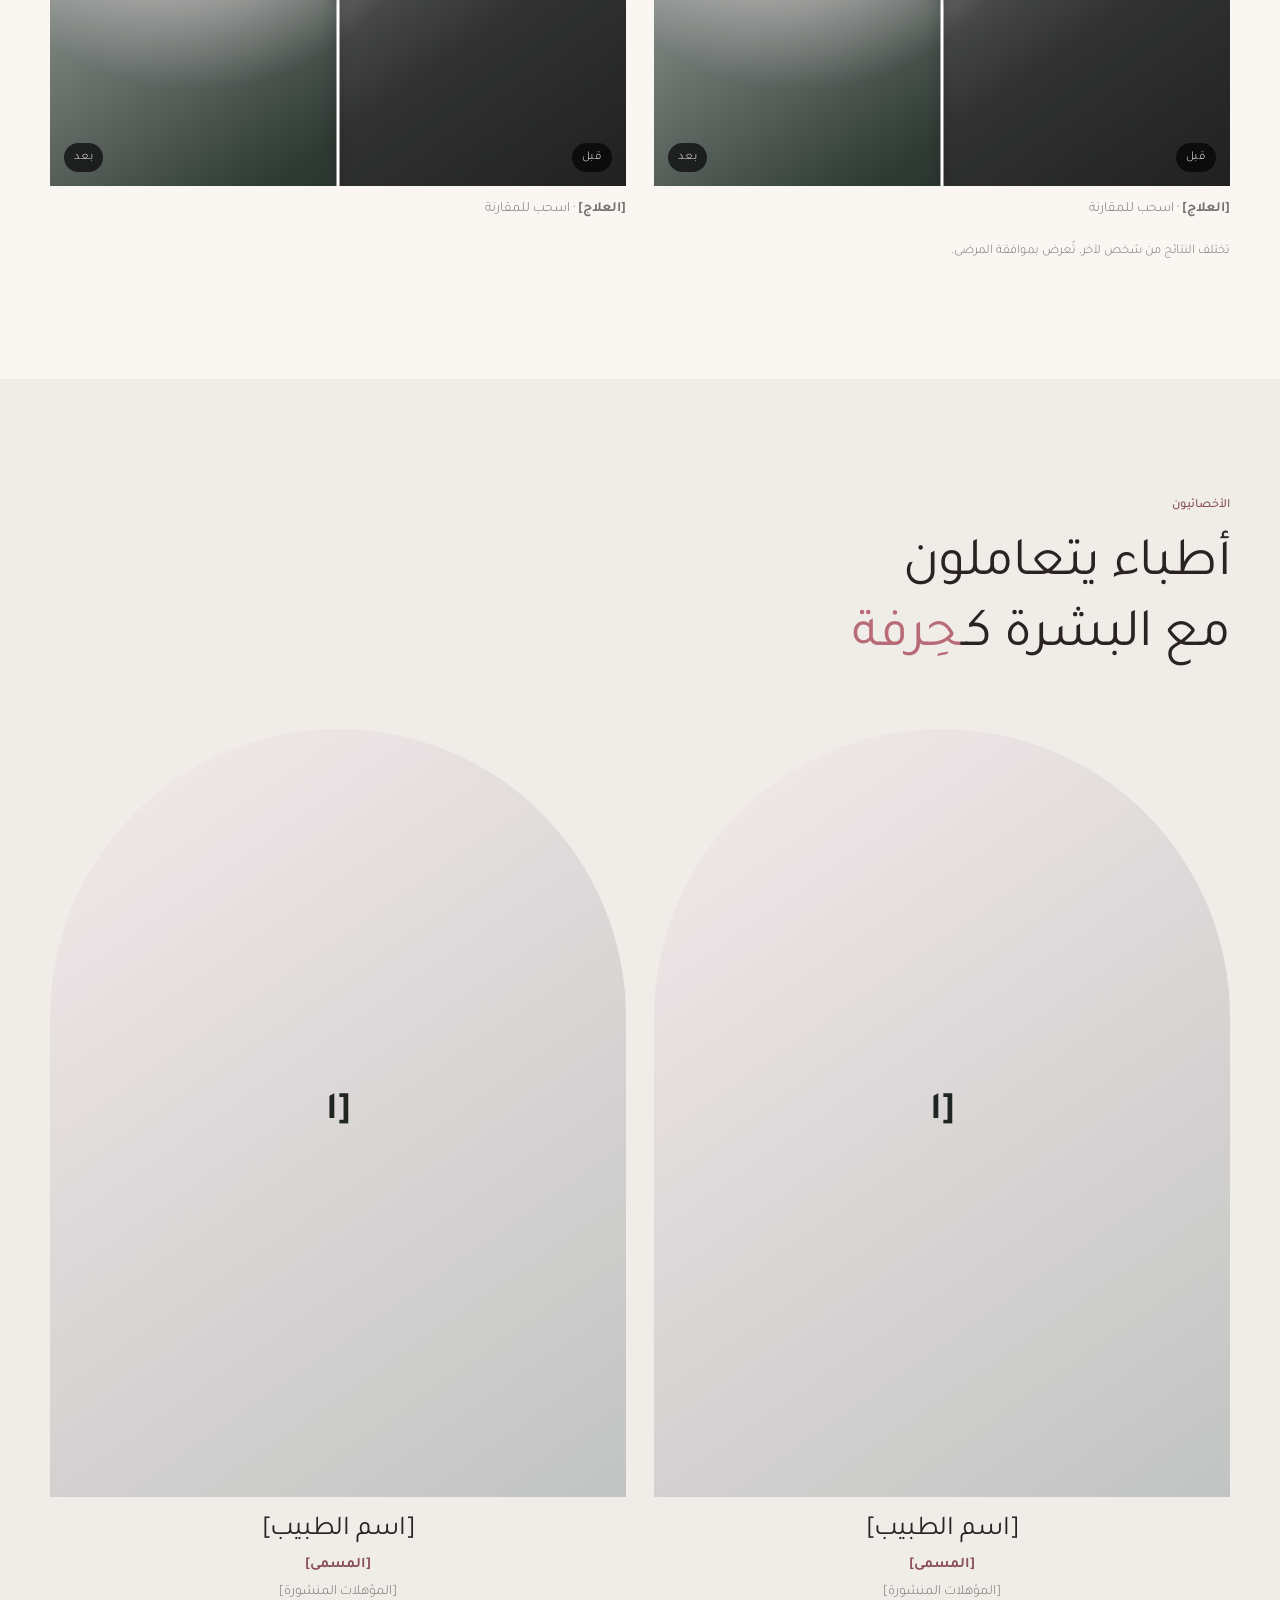
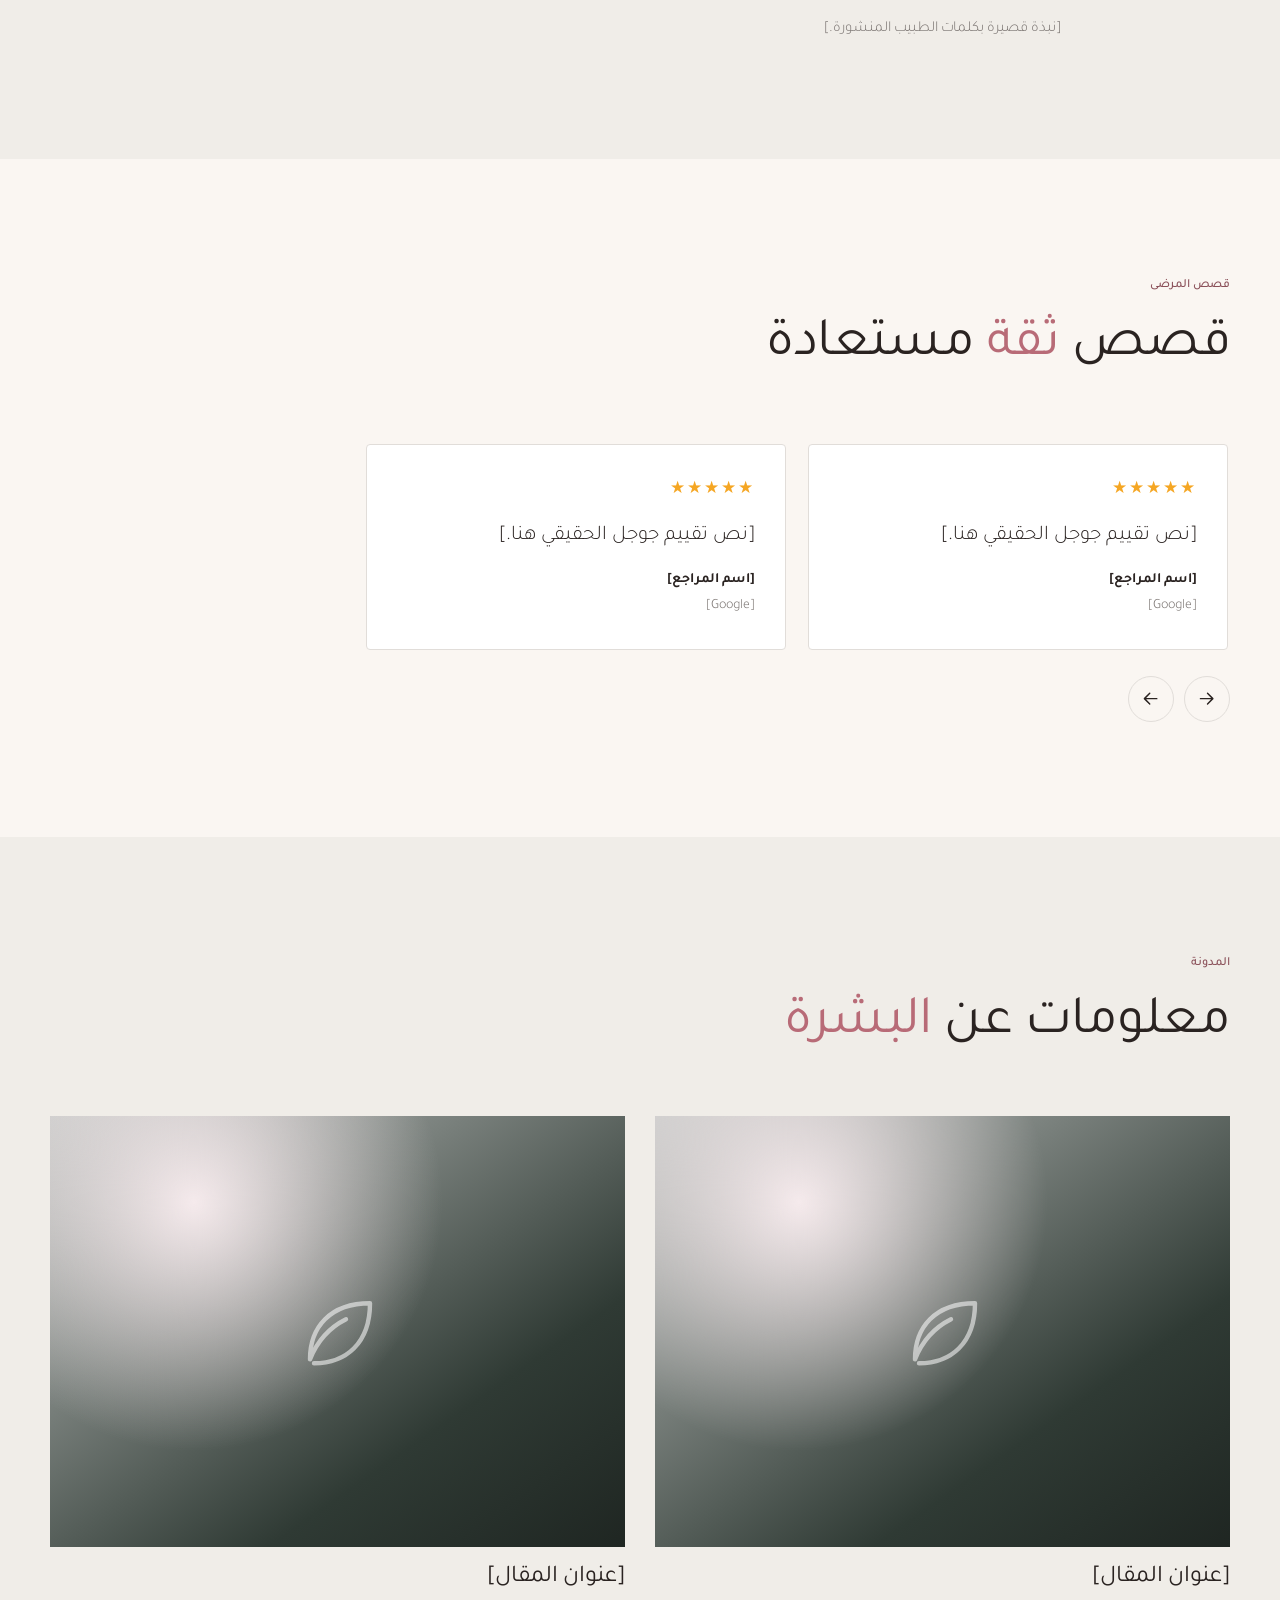
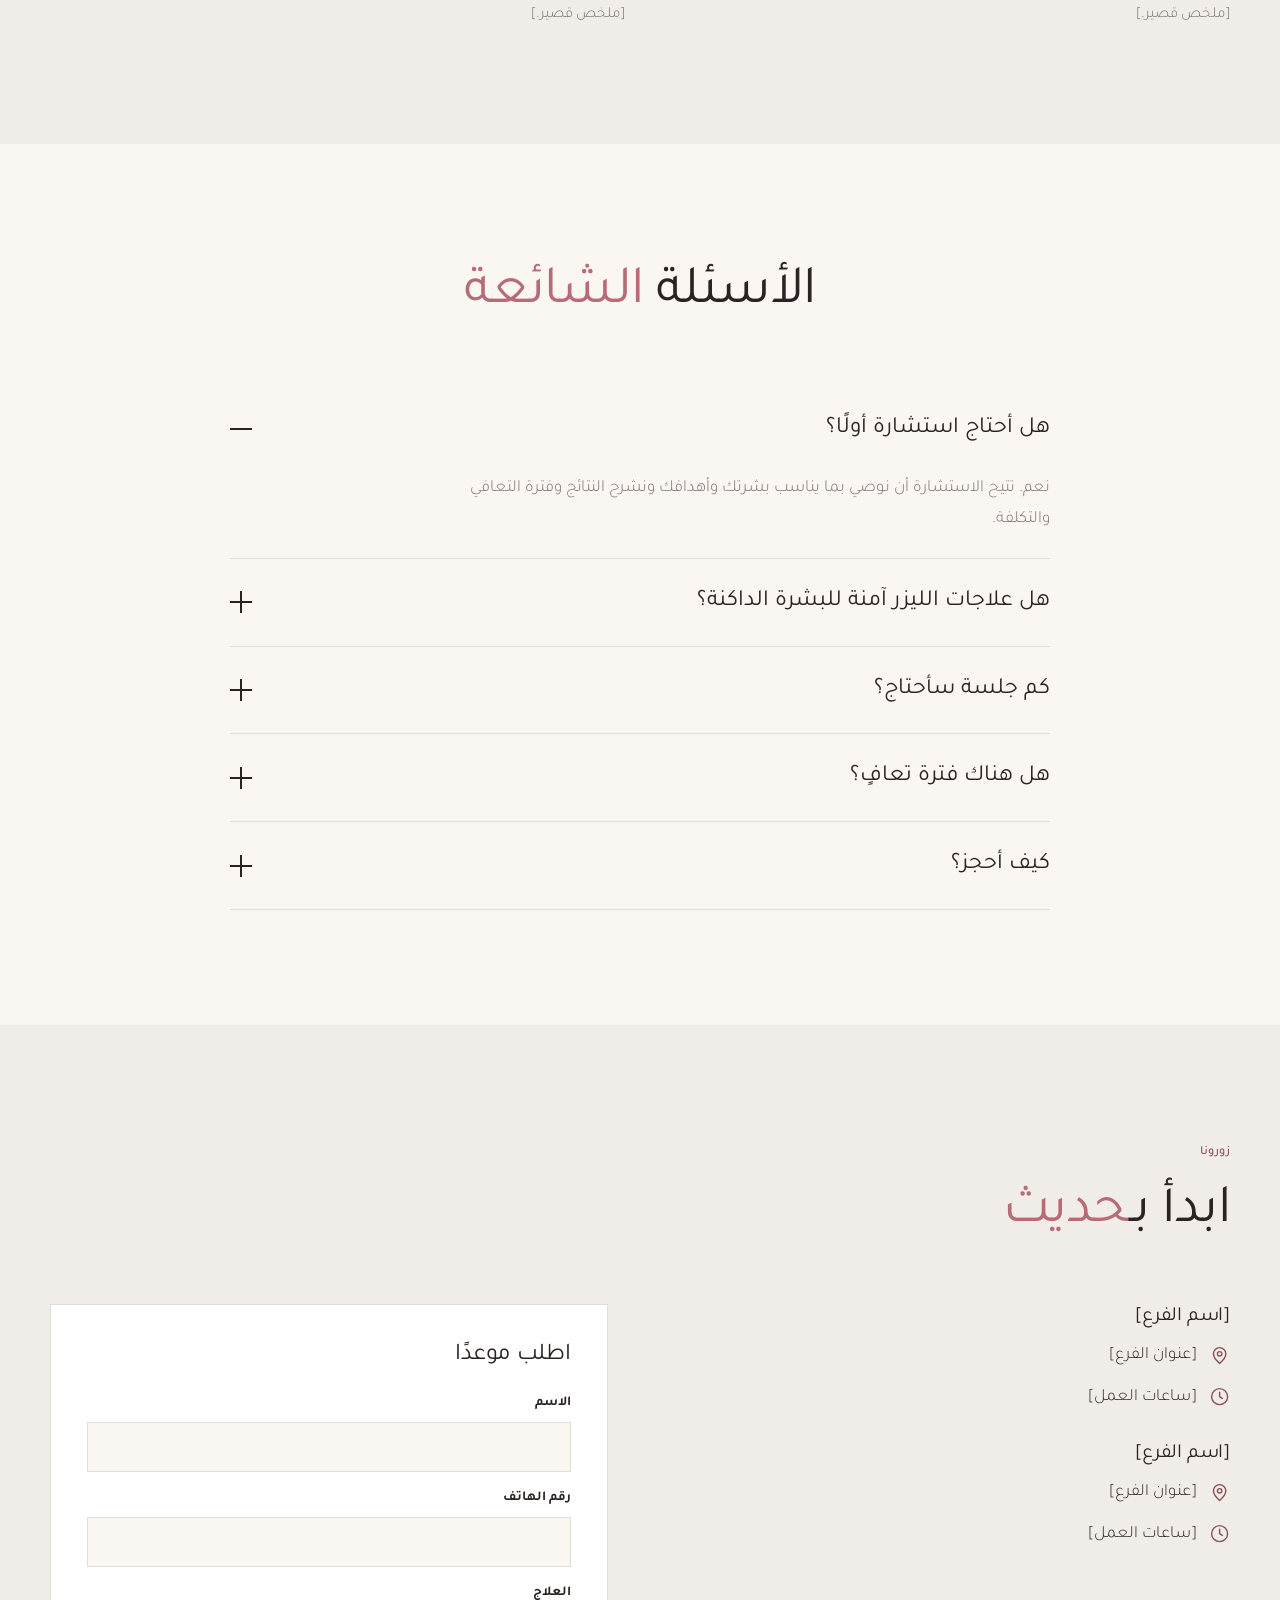
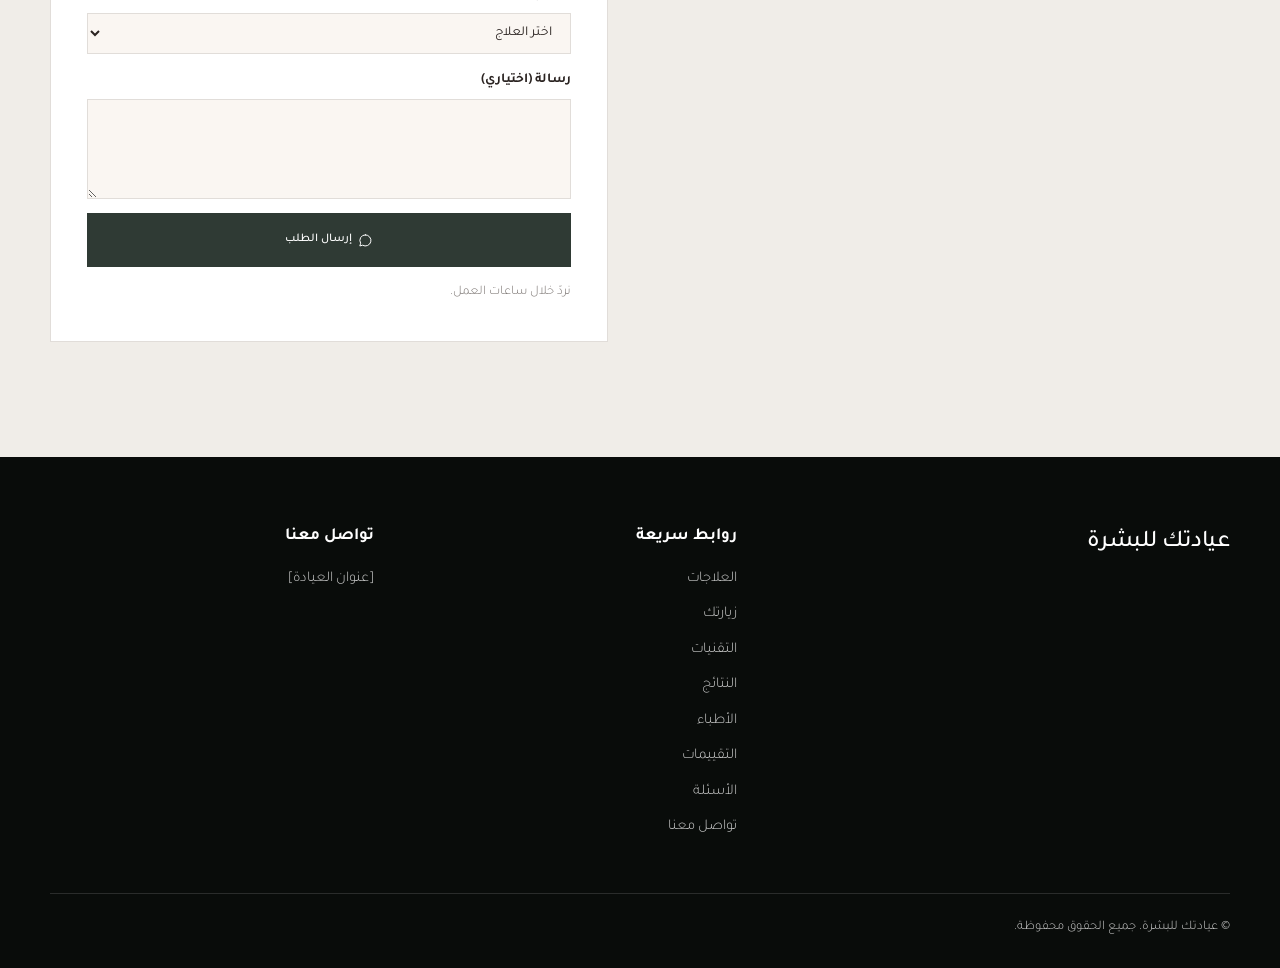
<file: demo-aesthetic/ar/index.html>
<!doctype html>
<html lang="ar" dir="rtl" data-template="aesthetic">
<head>
<meta charset="utf-8">
<meta name="viewport" content="width=device-width,initial-scale=1">
<meta name="robots" content="noindex, nofollow">
<title>عيادتك للبشرة | عيادة الجلدية والتجميل في مدينتك</title>
<meta name="description" content="تقدّم عيادتك للبشرة علاجات الجلد والليزر والتجميل الطبي في مدينتك بخطط مخصّصة من أخصائيين ذوي خبرة. احجز استشارتك.">
<meta name="theme-color" content="#2f3a34">
<meta property="og:title" content="عيادتك للبشرة | عيادة الجلدية والتجميل في مدينتك">
<meta property="og:description" content="تقدّم عيادتك للبشرة علاجات الجلد والليزر والتجميل الطبي في مدينتك بخطط مخصّصة من أخصائيين ذوي خبرة. احجز استشارتك.">
<link rel="alternate" hreflang="en" href="../"><link rel="preconnect" href="https://fonts.googleapis.com">
<link rel="preconnect" href="https://fonts.gstatic.com" crossorigin>
<link rel="stylesheet" href="https://fonts.googleapis.com/css2?family=Cormorant+Garamond:ital,wght@0,300;0,400;0,500;0,600;1,300;1,400;1,500&amp;family=Jost:wght@300;400;500;600&amp;display=swap">
<link rel="stylesheet" href="https://fonts.googleapis.com/css2?family=Tajawal:wght@300;400;500;700;800&display=swap"><style>:root{ --primary:#2f3a34;--primary-deep:#1f2622;--primary-soft:#eaebeb;--primary-mid:#c1c4c2;--primary-ink:#ffffff;--accent:#b86b77;--accent-deep:#8a5059;--accent-soft:#f5eaec;--accent-ink:#ffffff;--ink:#2a2321;--muted:#797370;--line:#e1ddd9;--bg:#faf6f2;--bg-alt:#f0ede8;--night:#090c0a;--night-2:#101412;--font-display:'Cormorant Garamond',Georgia,serif;--font-body:'Jost',system-ui,sans-serif; }</style>
<link rel="stylesheet" href="../assets/base.css">
<link rel="stylesheet" href="../assets/style.css">
<script>document.documentElement.classList.add('js')</script>
<script type="application/ld+json">{"@context": "https://schema.org", "@type": "MedicalClinic", "name": "عيادتك للبشرة", "address": {"@type": "PostalAddress", "streetAddress": "[عنوان العيادة]", "addressLocality": "مدينتك", "addressCountry": "[الدولة]"}}</script>
</head>
<body>
<a class="skip" href="#main">Skip to content</a>
<div class="concept-banner">معاينة قالب بمحتوى تجريبي. ليست عيادة حقيقية: كل عنصر بين [أقواس] يُستبدل ببيانات العيادة نفسها.</div>

<header class="site-header" data-header>
  <div class="wrap bar">
    <a class="brand" href="../" aria-label="عيادتك للبشرة">
      <span class="brand-name">عيادتك للبشرة</span>
    </a>
    <nav class="nav" id="nav" aria-label="Main">
<a href="#services">العلاجات</a><a href="#journey">زيارتك</a><a href="#technology">التقنيات</a><a href="#results">النتائج</a><a href="#doctors">الأطباء</a><a href="#reviews">التقييمات</a><a href="#faq">الأسئلة</a><a href="#contact">تواصل معنا</a>    </nav>
    <div class="actions">
<a class="lang" href="../" hreflang="en" lang="en">English</a>      <a class="btn btn-primary btn-sm" href="#contact">احجز الآن</a>
      <button class="burger" type="button" aria-label="القائمة" aria-expanded="false" aria-controls="nav" data-burger><span></span><span></span></button>
    </div>
  </div>
</header>

<main id="main">
<section class="hero" id="top">
  <div class="wrap hero-grid">
    <div class="hero-copy">
      <p class="eyebrow">الجلدية والتجميل · مدينتك</p>
      <h1>بشرة تشعر أنها <em>بلا عناء</em> لك</h1>
      <p class="hero-text">رعاية طبية للبشرة والليزر والتجميل في مدينتك، مصمّمة لك على يد أخصائيين يؤمنون بالنتائج الطبيعية الهادئة.</p>
      <div class="hero-cta">
        <a class="btn btn-primary" href="#contact">احجز استشارة</a>
        <a class="link-arrow" href="#services">استكشف العلاجات <svg class="ic " viewBox="0 0 24 24" aria-hidden="true" fill="none" stroke="currentColor" stroke-width="1.6" stroke-linecap="round" stroke-linejoin="round"><path d="M5 12h14M13 6l6 6-6 6"/></svg></a>
      </div>
    </div>
    <div class="hero-art">
      <div class="arch"><div class="ph arch-img" role="img" aria-label="عيادتك للبشرة"><svg class="ic " viewBox="0 0 24 24" aria-hidden="true" fill="none" stroke="currentColor" stroke-width="1.6" stroke-linecap="round" stroke-linejoin="round"><path d="M12 3l1.8 5.2L19 10l-5.2 1.8L12 17l-1.8-5.2L5 10l5.2-1.8z"/><path d="M19 16l.7 2 2 .7-2 .7-.7 2-.7-2-2-.7 2-.7z"/></svg></div></div>
      <div class="orb" aria-hidden="true"></div>
    </div>
  </div>
</section>

<div class="ticker" aria-hidden="true"><div class="ticker-track">
<span>استشارات الجلد</span><i>✦</i><span>إزالة الشعر بالليزر</span><i>✦</i><span>حب الشباب والندبات</span><i>✦</i><span>التصبغات</span><i>✦</i><span>مكافحة الشيخوخة</span><i>✦</i><span>العناية الطبية بالوجه</span><i>✦</i><span>معزّزات البشرة</span><i>✦</i><span>التقشير الكيميائي</span><i>✦</i><span>استعادة الشعر</span><i>✦</i><span>استشارات الجلد</span><i>✦</i><span>إزالة الشعر بالليزر</span><i>✦</i><span>حب الشباب والندبات</span><i>✦</i><span>التصبغات</span><i>✦</i><span>مكافحة الشيخوخة</span><i>✦</i><span>العناية الطبية بالوجه</span><i>✦</i><span>معزّزات البشرة</span><i>✦</i><span>التقشير الكيميائي</span><i>✦</i><span>استعادة الشعر</span><i>✦</i></div></div>

<section class="sec intro">
  <div class="wrap narrow">
    <p class="eyebrow center">فلسفتنا</p>
    <p class="intro-text reveal">نتعامل مع البشرة كـ<em>حِرفة</em>: نشخّص أولًا، ثم نخطّط، ثم نعالج، لتبدو كل نتيجة كأنها أنت، لكن بمظهر أكثر راحة.</p>
<ul class="stats stats-row">
  <li class="stat reveal">
    <span class="stat-top"><b class="stat-num" >[00]</b><span class="stat-suffix">+</span></span>
    <span class="stat-label">[سنوات الخبرة]</span>
  </li>
  <li class="stat reveal">
    <span class="stat-top"><b class="stat-num" >[00]</b><span class="stat-suffix">+</span></span>
    <span class="stat-label">[مرضى تم علاجهم]</span>
  </li>
  <li class="stat reveal">
    <span class="stat-top"><b class="stat-num" >[00]</b></span>
    <span class="stat-label">[أخصائيون]</span>
  </li>
</ul>  </div>
</section>

<section class="offer"><div class="wrap offer-in">
  <span class="tag">العرض الحالي</span><p>[العرض الحالي إن نشرته العيادة]</p>
  <a class="link-arrow" href="#contact">احجز الآن <svg class="ic " viewBox="0 0 24 24" aria-hidden="true" fill="none" stroke="currentColor" stroke-width="1.6" stroke-linecap="round" stroke-linejoin="round"><path d="M5 12h14M13 6l6 6-6 6"/></svg></a>
</div></section>

<section class="sec" id="services">
  <div class="wrap">
    <div class="sec-head reveal ">
<p class="eyebrow">العلاجات</p>  <h2>عناية لكل <em>قصة بشرة</em></h2>
</div>
    <ol class="svc-list">
      <li class="reveal">
        <a href="#contact" class="svc-row">
          <span class="svc-n">01</span>
          <span class="svc-t"><h3>استشارة الجلد</h3></span>
          <span class="svc-d">تقييم مفصّل لبشرتك وأهدافك ونمط حياتك ينتهي بخطة واضحة.</span>
          <span class="svc-go"><svg class="ic " viewBox="0 0 24 24" aria-hidden="true" fill="none" stroke="currentColor" stroke-width="1.6" stroke-linecap="round" stroke-linejoin="round"><path d="M5 12h14M13 6l6 6-6 6"/></svg></span>
        </a>
      </li>
      <li class="reveal">
        <a href="#contact" class="svc-row">
          <span class="svc-n">02</span>
          <span class="svc-t"><h3>إزالة الشعر بالليزر</h3></span>
          <span class="svc-d">تقليل دائم ومريح للشعر لجميع أنواع البشرة بأجهزة ليزر طبية.</span>
          <span class="svc-go"><svg class="ic " viewBox="0 0 24 24" aria-hidden="true" fill="none" stroke="currentColor" stroke-width="1.6" stroke-linecap="round" stroke-linejoin="round"><path d="M5 12h14M13 6l6 6-6 6"/></svg></span>
        </a>
      </li>
      <li class="reveal">
        <a href="#contact" class="svc-row">
          <span class="svc-n">03</span>
          <span class="svc-t"><h3>علاج حب الشباب والندبات</h3></span>
          <span class="svc-d">برامج موجّهة تعالج الحبوب وتخفف الندبات.</span>
          <span class="svc-go"><svg class="ic " viewBox="0 0 24 24" aria-hidden="true" fill="none" stroke="currentColor" stroke-width="1.6" stroke-linecap="round" stroke-linejoin="round"><path d="M5 12h14M13 6l6 6-6 6"/></svg></span>
        </a>
      </li>
      <li class="reveal">
        <a href="#contact" class="svc-row">
          <span class="svc-n">04</span>
          <span class="svc-t"><h3>التصبغات والكلف</h3></span>
          <span class="svc-d">توحيد لون البشرة بأمان عبر التقشير والليزر وعناية منزلية مخصّصة.</span>
          <span class="svc-go"><svg class="ic " viewBox="0 0 24 24" aria-hidden="true" fill="none" stroke="currentColor" stroke-width="1.6" stroke-linecap="round" stroke-linejoin="round"><path d="M5 12h14M13 6l6 6-6 6"/></svg></span>
        </a>
      </li>
      <li class="reveal">
        <a href="#contact" class="svc-row">
          <span class="svc-n">05</span>
          <span class="svc-t"><h3>مكافحة الشيخوخة</h3></span>
          <span class="svc-d">حقن البوتوكس والفيلر وشدّ البشرة بأسلوب متوازن ومحافظ.</span>
          <span class="svc-go"><svg class="ic " viewBox="0 0 24 24" aria-hidden="true" fill="none" stroke="currentColor" stroke-width="1.6" stroke-linecap="round" stroke-linejoin="round"><path d="M5 12h14M13 6l6 6-6 6"/></svg></span>
        </a>
      </li>
      <li class="reveal">
        <a href="#contact" class="svc-row">
          <span class="svc-n">06</span>
          <span class="svc-t"><h3>معزّزات البشرة والبلازما</h3></span>
          <span class="svc-d">علاجات ترطيب وتجديد لبشرة أكثر نضارة ونعومة.</span>
          <span class="svc-go"><svg class="ic " viewBox="0 0 24 24" aria-hidden="true" fill="none" stroke="currentColor" stroke-width="1.6" stroke-linecap="round" stroke-linejoin="round"><path d="M5 12h14M13 6l6 6-6 6"/></svg></span>
        </a>
      </li>
      <li class="reveal">
        <a href="#contact" class="svc-row">
          <span class="svc-n">07</span>
          <span class="svc-t"><h3>التقشير الكيميائي</h3></span>
          <span class="svc-d">تجديد الملمس والإشراق بتقشير يناسب احتياج بشرتك.</span>
          <span class="svc-go"><svg class="ic " viewBox="0 0 24 24" aria-hidden="true" fill="none" stroke="currentColor" stroke-width="1.6" stroke-linecap="round" stroke-linejoin="round"><path d="M5 12h14M13 6l6 6-6 6"/></svg></span>
        </a>
      </li>
      <li class="reveal">
        <a href="#contact" class="svc-row">
          <span class="svc-n">08</span>
          <span class="svc-t"><h3>استعادة الشعر</h3></span>
          <span class="svc-d">تشخيص وعلاجات لتساقط الشعر وخفّته.</span>
          <span class="svc-go"><svg class="ic " viewBox="0 0 24 24" aria-hidden="true" fill="none" stroke="currentColor" stroke-width="1.6" stroke-linecap="round" stroke-linejoin="round"><path d="M5 12h14M13 6l6 6-6 6"/></svg></span>
        </a>
      </li>
    </ol>
  </div>
</section>

<section class="sec tint" id="journey">
  <div class="wrap">
    <div class="sec-head reveal center">
<p class="eyebrow">رحلتك</p>  <h2>أربع خطوات نحو <em>بشرة صحية</em></h2>
</div>
    <ol class="journey journey-line">
  <li class="jstep reveal">
    <span class="jnum">01</span>
    <h3>الاستشارة</h3>
    <p>نصغي إليك ونفحص بشرتك ونناقش أهدافك وتاريخك.</p>
  </li>
  <li class="jstep reveal">
    <span class="jnum">02</span>
    <h3>خطة شخصية</h3>
    <p>خطة مفصّلة بالمدة والنتائج المتوقعة والتكلفة.</p>
  </li>
  <li class="jstep reveal">
    <span class="jnum">03</span>
    <h3>العلاج</h3>
    <p>جلسات مريحة بأجهزة متقدمة وإرشادات عناية واضحة.</p>
  </li>
  <li class="jstep reveal">
    <span class="jnum">04</span>
    <h3>المتابعة</h3>
    <p>نتابع تقدّمك ونعدّل الخطة عند الحاجة.</p>
  </li>
</ol>
  </div>
</section>

<section class="sec dark" id="technology">
  <div class="wrap tech-grid">
    <div class="tech-art reveal"><div class="ph tech-img" role="img" aria-label=""><svg class="ic " viewBox="0 0 24 24" aria-hidden="true" fill="none" stroke="currentColor" stroke-width="1.6" stroke-linecap="round" stroke-linejoin="round"><path d="M13 2L4 14h7l-1 8 9-12h-7z"/></svg></div></div>
    <div>
      <p class="eyebrow">التقنيات</p>
      <h2>مدعومة بأنظمة <em>متقدمة</em></h2>
      <p class="lead">نستثمر في أجهزة مثبتة سريريًا لتكون العلاجات فعّالة ومريحة وآمنة لنوع بشرتك.</p>
      <ul class="tech-points"><li class="reveal"><svg class="ic " viewBox="0 0 24 24" aria-hidden="true" fill="none" stroke="currentColor" stroke-width="1.6" stroke-linecap="round" stroke-linejoin="round"><path d="M5 12.5l4.5 4.5L19 7.5"/></svg>أجهزة مثبتة سريريًا</li><li class="reveal"><svg class="ic " viewBox="0 0 24 24" aria-hidden="true" fill="none" stroke="currentColor" stroke-width="1.6" stroke-linecap="round" stroke-linejoin="round"><path d="M5 12.5l4.5 4.5L19 7.5"/></svg>مناسبة لجميع درجات البشرة</li><li class="reveal"><svg class="ic " viewBox="0 0 24 24" aria-hidden="true" fill="none" stroke="currentColor" stroke-width="1.6" stroke-linecap="round" stroke-linejoin="round"><path d="M5 12.5l4.5 4.5L19 7.5"/></svg>تبريد لراحة أكبر</li><li class="reveal"><svg class="ic " viewBox="0 0 24 24" aria-hidden="true" fill="none" stroke="currentColor" stroke-width="1.6" stroke-linecap="round" stroke-linejoin="round"><path d="M5 12.5l4.5 4.5L19 7.5"/></svg>صيانة ومعايرة دورية</li></ul>
    </div>
  </div>
</section>

<section class="sec" id="results">
  <div class="wrap">
    <div class="sec-head reveal center">
<p class="eyebrow">النتائج</p>  <h2>نتائج <em>تتحدث</em> عن نفسها</h2>
</div>
    <div class="ba-wrap">
  <figure class="ba reveal" data-ba style="--pos:50%">
    <div class="ba-stage">
      <div class="ba-layer ba-after"><div class="ph ba-img" role="img" aria-label="بعد [العلاج]"><svg class="ic " viewBox="0 0 24 24" aria-hidden="true" fill="none" stroke="currentColor" stroke-width="1.6" stroke-linecap="round" stroke-linejoin="round"><path d="M12 3l1.8 5.2L19 10l-5.2 1.8L12 17l-1.8-5.2L5 10l5.2-1.8z"/><path d="M19 16l.7 2 2 .7-2 .7-.7 2-.7-2-2-.7 2-.7z"/></svg></div></div>
      <div class="ba-layer ba-before"><div class="ph ba-img" role="img" aria-label="قبل [العلاج]"><svg class="ic " viewBox="0 0 24 24" aria-hidden="true" fill="none" stroke="currentColor" stroke-width="1.6" stroke-linecap="round" stroke-linejoin="round"><path d="M12 3l9 5-9 5-9-5z"/><path d="M3 13l9 5 9-5"/></svg></div></div>
      <span class="ba-tag ba-tag-b">قبل</span><span class="ba-tag ba-tag-a">بعد</span>
      <span class="ba-handle" aria-hidden="true"></span>
      <input type="range" min="0" max="100" value="50" aria-label="اسحب للمقارنة">
    </div>
    <figcaption><b>[العلاج]</b> · اسحب للمقارنة</figcaption>
  </figure>
  <figure class="ba reveal" data-ba style="--pos:50%">
    <div class="ba-stage">
      <div class="ba-layer ba-after"><div class="ph ba-img" role="img" aria-label="بعد [العلاج]"><svg class="ic " viewBox="0 0 24 24" aria-hidden="true" fill="none" stroke="currentColor" stroke-width="1.6" stroke-linecap="round" stroke-linejoin="round"><path d="M12 3l1.8 5.2L19 10l-5.2 1.8L12 17l-1.8-5.2L5 10l5.2-1.8z"/><path d="M19 16l.7 2 2 .7-2 .7-.7 2-.7-2-2-.7 2-.7z"/></svg></div></div>
      <div class="ba-layer ba-before"><div class="ph ba-img" role="img" aria-label="قبل [العلاج]"><svg class="ic " viewBox="0 0 24 24" aria-hidden="true" fill="none" stroke="currentColor" stroke-width="1.6" stroke-linecap="round" stroke-linejoin="round"><path d="M12 3l9 5-9 5-9-5z"/><path d="M3 13l9 5 9-5"/></svg></div></div>
      <span class="ba-tag ba-tag-b">قبل</span><span class="ba-tag ba-tag-a">بعد</span>
      <span class="ba-handle" aria-hidden="true"></span>
      <input type="range" min="0" max="100" value="50" aria-label="اسحب للمقارنة">
    </div>
    <figcaption><b>[العلاج]</b> · اسحب للمقارنة</figcaption>
  </figure>
</div>
<p class="fine">تختلف النتائج من شخص لآخر. تُعرض بموافقة المرضى.</p>
  </div>
</section>

<section class="sec tint" id="doctors">
  <div class="wrap">
    <div class="sec-head reveal ">
<p class="eyebrow">الأخصائيون</p>  <h2>أطباء يتعاملون مع البشرة كـ<em>حِرفة</em></h2>
</div>
    <div class="docs docs-arch">
  <article class="doc reveal">
    <div class="doc-photo">
<div class="ph ph-person"><span>[ا</span></div>    </div>
    <div class="doc-body">
      <h3>[اسم الطبيب]</h3>
<p class="doc-title">[المسمى]</p><p class="doc-cred">[المؤهلات المنشورة]</p><p class="doc-bio">[نبذة قصيرة بكلمات الطبيب المنشورة.]</p>    </div>
  </article>
  <article class="doc reveal">
    <div class="doc-photo">
<div class="ph ph-person"><span>[ا</span></div>    </div>
    <div class="doc-body">
      <h3>[اسم الطبيب]</h3>
<p class="doc-title">[المسمى]</p><p class="doc-cred">[المؤهلات المنشورة]</p>    </div>
  </article>
</div>
  </div>
</section>

<section class="sec" id="reviews">
  <div class="wrap">
    <div class="sec-head reveal ">
<p class="eyebrow">قصص المرضى</p>  <h2>قصص <em>ثقة</em> مستعادة</h2>
</div>
    <div class="carousel" data-carousel>
  <div class="car-track" tabindex="0">
    <figure class="review reveal">
      <span class="stars" role="img" aria-label="5 / 5"><span class="on">★</span><span class="on">★</span><span class="on">★</span><span class="on">★</span><span class="on">★</span></span>
      <blockquote>[نص تقييم جوجل الحقيقي هنا.]</blockquote>
      <figcaption><b>[اسم المراجع]</b><span>[Google]</span></figcaption>
    </figure>
    <figure class="review reveal">
      <span class="stars" role="img" aria-label="5 / 5"><span class="on">★</span><span class="on">★</span><span class="on">★</span><span class="on">★</span><span class="on">★</span></span>
      <blockquote>[نص تقييم جوجل الحقيقي هنا.]</blockquote>
      <figcaption><b>[اسم المراجع]</b><span>[Google]</span></figcaption>
    </figure>
  </div>
  <div class="car-nav">
    <button type="button" data-prev aria-label="السابق"><svg class="ic " viewBox="0 0 24 24" aria-hidden="true" fill="none" stroke="currentColor" stroke-width="1.6" stroke-linecap="round" stroke-linejoin="round"><path d="M5 12h14M13 6l6 6-6 6"/></svg></button>
    <button type="button" data-next aria-label="التالي"><svg class="ic " viewBox="0 0 24 24" aria-hidden="true" fill="none" stroke="currentColor" stroke-width="1.6" stroke-linecap="round" stroke-linejoin="round"><path d="M5 12h14M13 6l6 6-6 6"/></svg></button>
  </div>
</div>
  </div>
</section>

<section class="sec tint" id="journal">
  <div class="wrap">
    <div class="sec-head reveal ">
<p class="eyebrow">المدونة</p>  <h2>معلومات عن <em>البشرة</em></h2>
</div>
    <div class="articles">
      <article class="article reveal"><div class="ph article-img" role="img" aria-label="[عنوان المقال]"><svg class="ic " viewBox="0 0 24 24" aria-hidden="true" fill="none" stroke="currentColor" stroke-width="1.6" stroke-linecap="round" stroke-linejoin="round"><path d="M5 19c0-8 5-14 15-14 0 10-6 15-14 15M5 19c2-5 5-8 9-10"/></svg></div><h3>[عنوان المقال]</h3><p>[ملخص قصير.]</p></article>
      <article class="article reveal"><div class="ph article-img" role="img" aria-label="[عنوان المقال]"><svg class="ic " viewBox="0 0 24 24" aria-hidden="true" fill="none" stroke="currentColor" stroke-width="1.6" stroke-linecap="round" stroke-linejoin="round"><path d="M5 19c0-8 5-14 15-14 0 10-6 15-14 15M5 19c2-5 5-8 9-10"/></svg></div><h3>[عنوان المقال]</h3><p>[ملخص قصير.]</p></article>
    </div>
  </div>
</section>

<section class="sec" id="faq">
  <div class="wrap">
    <div class="sec-head reveal center">
  <h2>الأسئلة <em>الشائعة</em></h2>
</div>
    <div class="faq">
  <details class="faq-item reveal" open>
    <summary>هل أحتاج استشارة أولًا؟<span class="faq-plus" aria-hidden="true"></span></summary>
    <div class="faq-a"><p>نعم. تتيح الاستشارة أن نوصي بما يناسب بشرتك وأهدافك ونشرح النتائج وفترة التعافي والتكلفة.</p></div>
  </details>
  <details class="faq-item reveal" >
    <summary>هل علاجات الليزر آمنة للبشرة الداكنة؟<span class="faq-plus" aria-hidden="true"></span></summary>
    <div class="faq-a"><p>نعم، مع الجهاز والإعدادات المناسبة. نختار التقنية الملائمة لبشرتك ونجري اختبارًا عند الحاجة.</p></div>
  </details>
  <details class="faq-item reveal" >
    <summary>كم جلسة سأحتاج؟<span class="faq-plus" aria-hidden="true"></span></summary>
    <div class="faq-a"><p>يعتمد ذلك على العلاج وبشرتك. سنعطيك تقديرًا خلال الاستشارة.</p></div>
  </details>
  <details class="faq-item reveal" >
    <summary>هل هناك فترة تعافٍ؟<span class="faq-plus" aria-hidden="true"></span></summary>
    <div class="faq-a"><p>كثير من العلاجات لا تحتاج إلى فترة تعافٍ تُذكر. سنخبرك بما تتوقعه وكيف تعتني ببشرتك بعدها.</p></div>
  </details>
  <details class="faq-item reveal" >
    <summary>كيف أحجز؟<span class="faq-plus" aria-hidden="true"></span></summary>
    <div class="faq-a"><p>استخدم النموذج أدناه أو راسلنا على واتساب أو اتصل بنا وسنؤكد الموعد.</p></div>
  </details>
</div>
  </div>
</section>

<section class="sec tint" id="contact">
  <div class="wrap">
    <div class="sec-head reveal ">
<p class="eyebrow">زورونا</p>  <h2>ابدأ بـ<em>حديث</em></h2>
</div>
    <div class="contact-grid">
  <div class="contact-info reveal">
    <div class="loc">
<h3>[اسم الفرع]</h3><p class="loc-row"><svg class="ic " viewBox="0 0 24 24" aria-hidden="true" fill="none" stroke="currentColor" stroke-width="1.6" stroke-linecap="round" stroke-linejoin="round"><path d="M12 21s7-6.2 7-11a7 7 0 10-14 0c0 4.8 7 11 7 11z"/><circle cx="12" cy="10" r="2.5"/></svg><span>[عنوان الفرع]</span></p><div class="loc-row"><svg class="ic " viewBox="0 0 24 24" aria-hidden="true" fill="none" stroke="currentColor" stroke-width="1.6" stroke-linecap="round" stroke-linejoin="round"><circle cx="12" cy="12" r="9"/><path d="M12 7v5l3 2"/></svg><div><p>[ساعات العمل]</p></div></div>    </div>
    <div class="loc">
<h3>[اسم الفرع]</h3><p class="loc-row"><svg class="ic " viewBox="0 0 24 24" aria-hidden="true" fill="none" stroke="currentColor" stroke-width="1.6" stroke-linecap="round" stroke-linejoin="round"><path d="M12 21s7-6.2 7-11a7 7 0 10-14 0c0 4.8 7 11 7 11z"/><circle cx="12" cy="10" r="2.5"/></svg><span>[عنوان الفرع]</span></p><div class="loc-row"><svg class="ic " viewBox="0 0 24 24" aria-hidden="true" fill="none" stroke="currentColor" stroke-width="1.6" stroke-linecap="round" stroke-linejoin="round"><circle cx="12" cy="12" r="9"/><path d="M12 7v5l3 2"/></svg><div><p>[ساعات العمل]</p></div></div>    </div>
  </div>
  <form class="form reveal" data-wa-form="" data-msg="مرحبًا عيادتك للبشرة، أرغب بحجز موعد. الاسم: {n}. الهاتف: {p}. العلاج: {s}. {m}" data-live="false" data-demo-note="هذا تصور لموقع إلكتروني، لذلك النموذج غير مفعّل.">
    <h3>اطلب موعدًا</h3>
    <label><span>الاسم</span><input name="n" required autocomplete="name"></label>
    <label><span>رقم الهاتف</span><input name="p" type="tel" required autocomplete="tel" dir="ltr"></label>
    <label><span>العلاج</span>
      <select name="s"><option value="">اختر العلاج</option><option>استشارة الجلد</option><option>إزالة الشعر بالليزر</option><option>علاج حب الشباب والندبات</option><option>التصبغات والكلف</option><option>مكافحة الشيخوخة</option><option>معزّزات البشرة والبلازما</option><option>التقشير الكيميائي</option><option>استعادة الشعر</option></select>
    </label>
    <label><span>رسالة (اختياري)</span><textarea name="m" rows="3"></textarea></label>
    <button class="btn btn-primary" type="submit"><svg class="ic " viewBox="0 0 24 24" aria-hidden="true" fill="none" stroke="currentColor" stroke-width="1.6" stroke-linecap="round" stroke-linejoin="round"><path d="M12 3a9 9 0 00-7.7 13.6L3 21l4.5-1.2A9 9 0 1012 3z"/></svg> إرسال الطلب</button>
    <p class="fine form-status" role="status">نردّ خلال ساعات العمل.</p>
  </form>
</div>
  </div>
</section>
</main>

<footer class="site-footer">
  <div class="wrap foot-grid">
    <div class="foot-brand">
      <p class="brand-name">عيادتك للبشرة</p>
    </div>
    <div>
      <p class="foot-h">روابط سريعة</p>
      <ul><li><a href="#services">العلاجات</a></li><li><a href="#journey">زيارتك</a></li><li><a href="#technology">التقنيات</a></li><li><a href="#results">النتائج</a></li><li><a href="#doctors">الأطباء</a></li><li><a href="#reviews">التقييمات</a></li><li><a href="#faq">الأسئلة</a></li><li><a href="#contact">تواصل معنا</a></li></ul>
    </div>
    <div>
      <p class="foot-h">تواصل معنا</p>
      <ul>
<li>[عنوان العيادة]</li>      </ul>
    </div>
  </div>
  <div class="wrap foot-base">
    <span>© عيادتك للبشرة. جميع الحقوق محفوظة.</span>
  </div>
</footer>

<div class="wa" data-wa>
  <div class="wa-pop" id="wa-pop" hidden>
    <div class="wa-head"><b>عيادتك للبشرة</b><span>نردّ عادةً خلال دقائق</span></div>
    <div class="wa-body">
      <p class="wa-bubble">أهلًا بك! كيف يمكننا مساعدتك اليوم؟</p>
      <a class="wa-quick" href="#contact">حجز موعد</a>
      <a class="wa-quick" href="#contact">الاستفسار عن الأسعار</a>
      <a class="wa-open" href="#contact"><svg class="ic " viewBox="0 0 24 24" aria-hidden="true" fill="none" stroke="currentColor" stroke-width="1.6" stroke-linecap="round" stroke-linejoin="round"><path d="M12 3a9 9 0 00-7.7 13.6L3 21l4.5-1.2A9 9 0 1012 3z"/></svg> افتح محادثة واتساب</a>
    </div>
  </div>
  <button class="wa-btn" type="button" aria-label="WhatsApp" aria-expanded="false" aria-controls="wa-pop" data-wa-toggle><svg class="ic " viewBox="0 0 24 24" aria-hidden="true" fill="none" stroke="currentColor" stroke-width="1.6" stroke-linecap="round" stroke-linejoin="round"><path d="M12 3a9 9 0 00-7.7 13.6L3 21l4.5-1.2A9 9 0 1012 3z"/></svg></button>
</div>
<script src="../assets/app.js" defer></script>
</body>
</html>
</file>
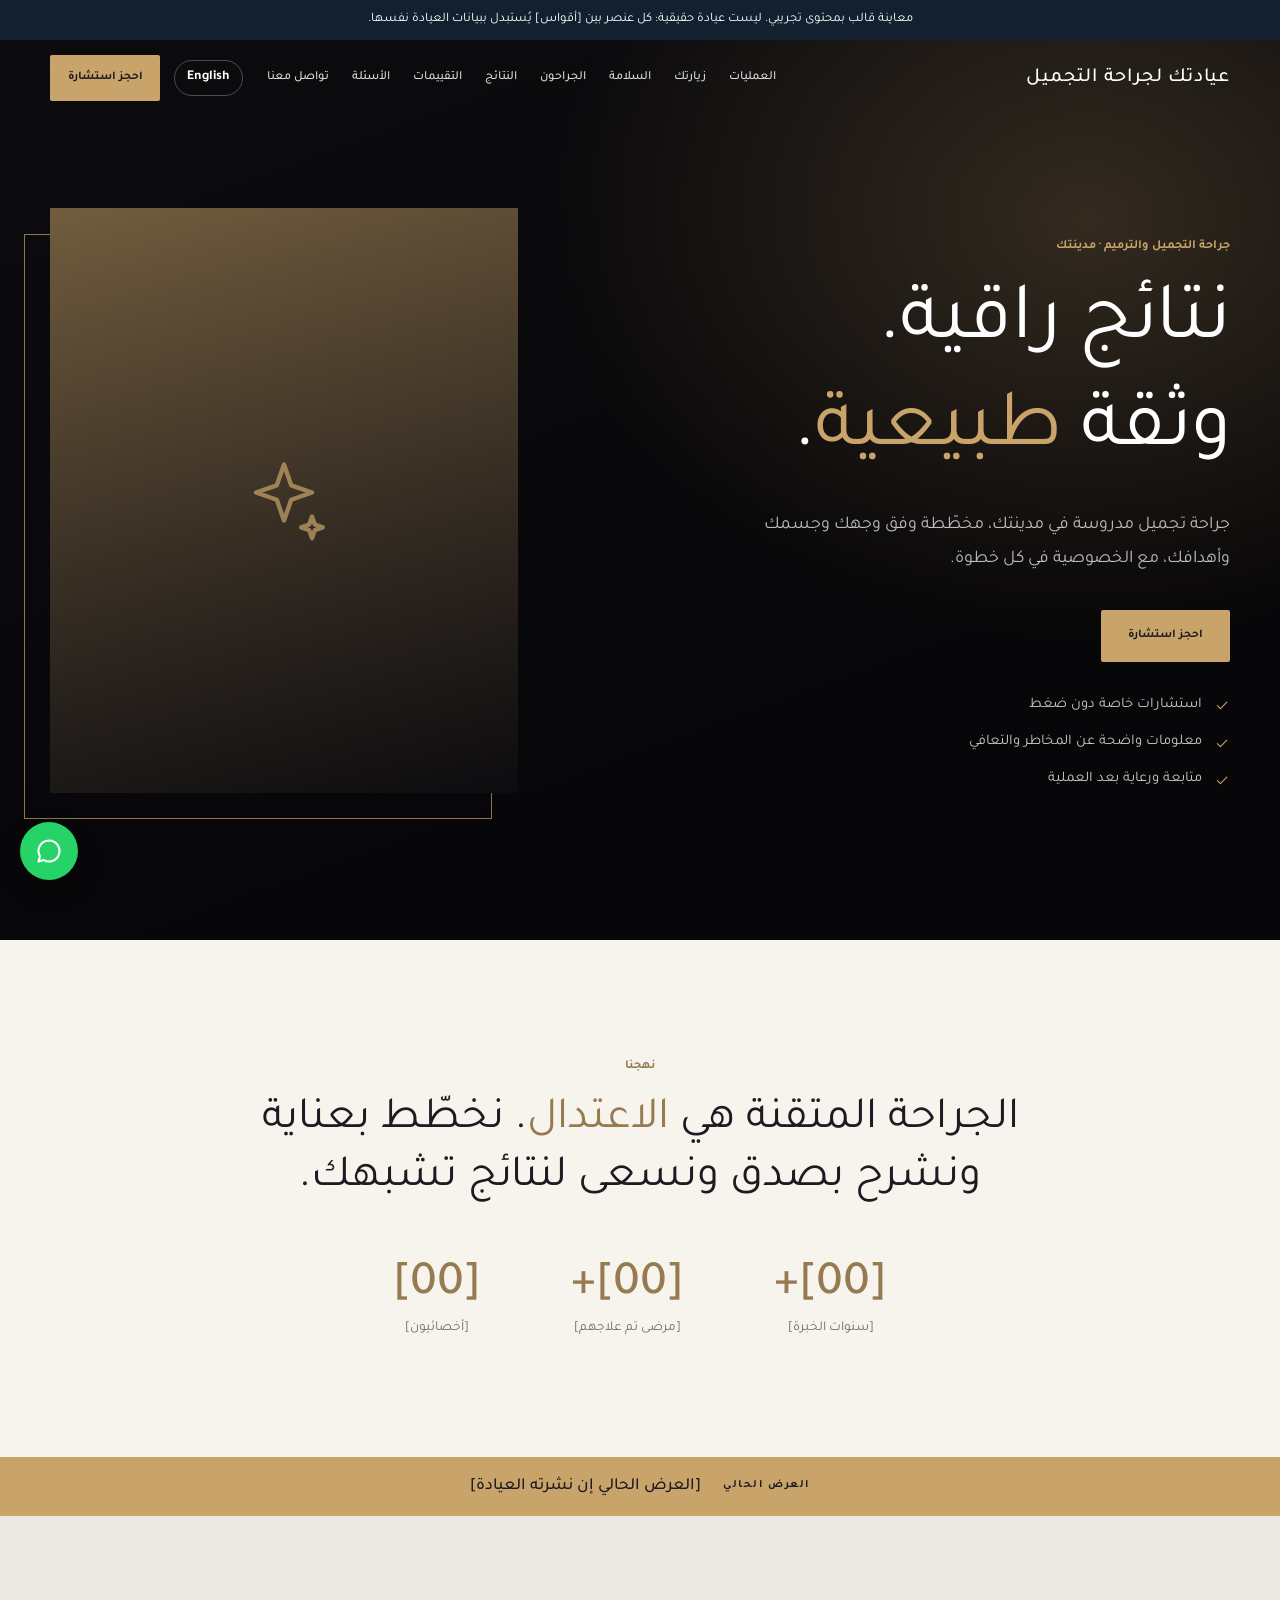
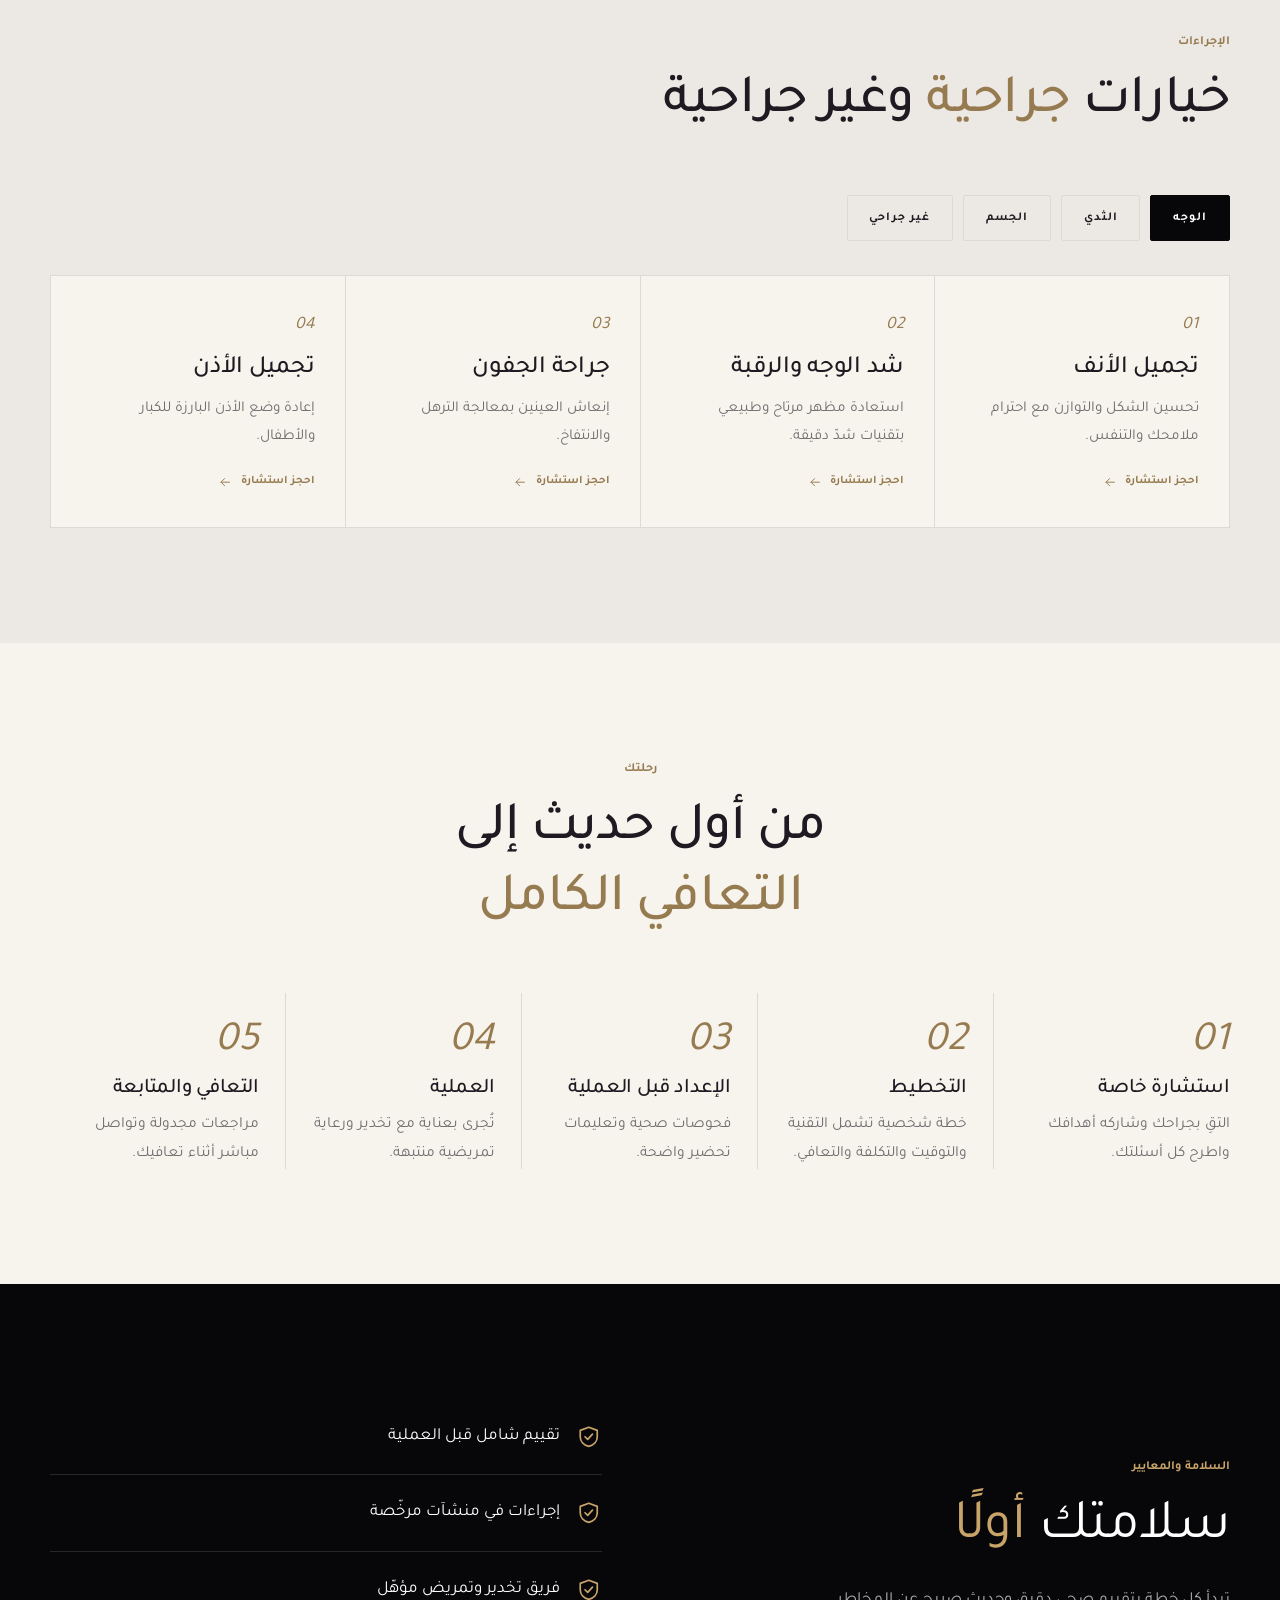
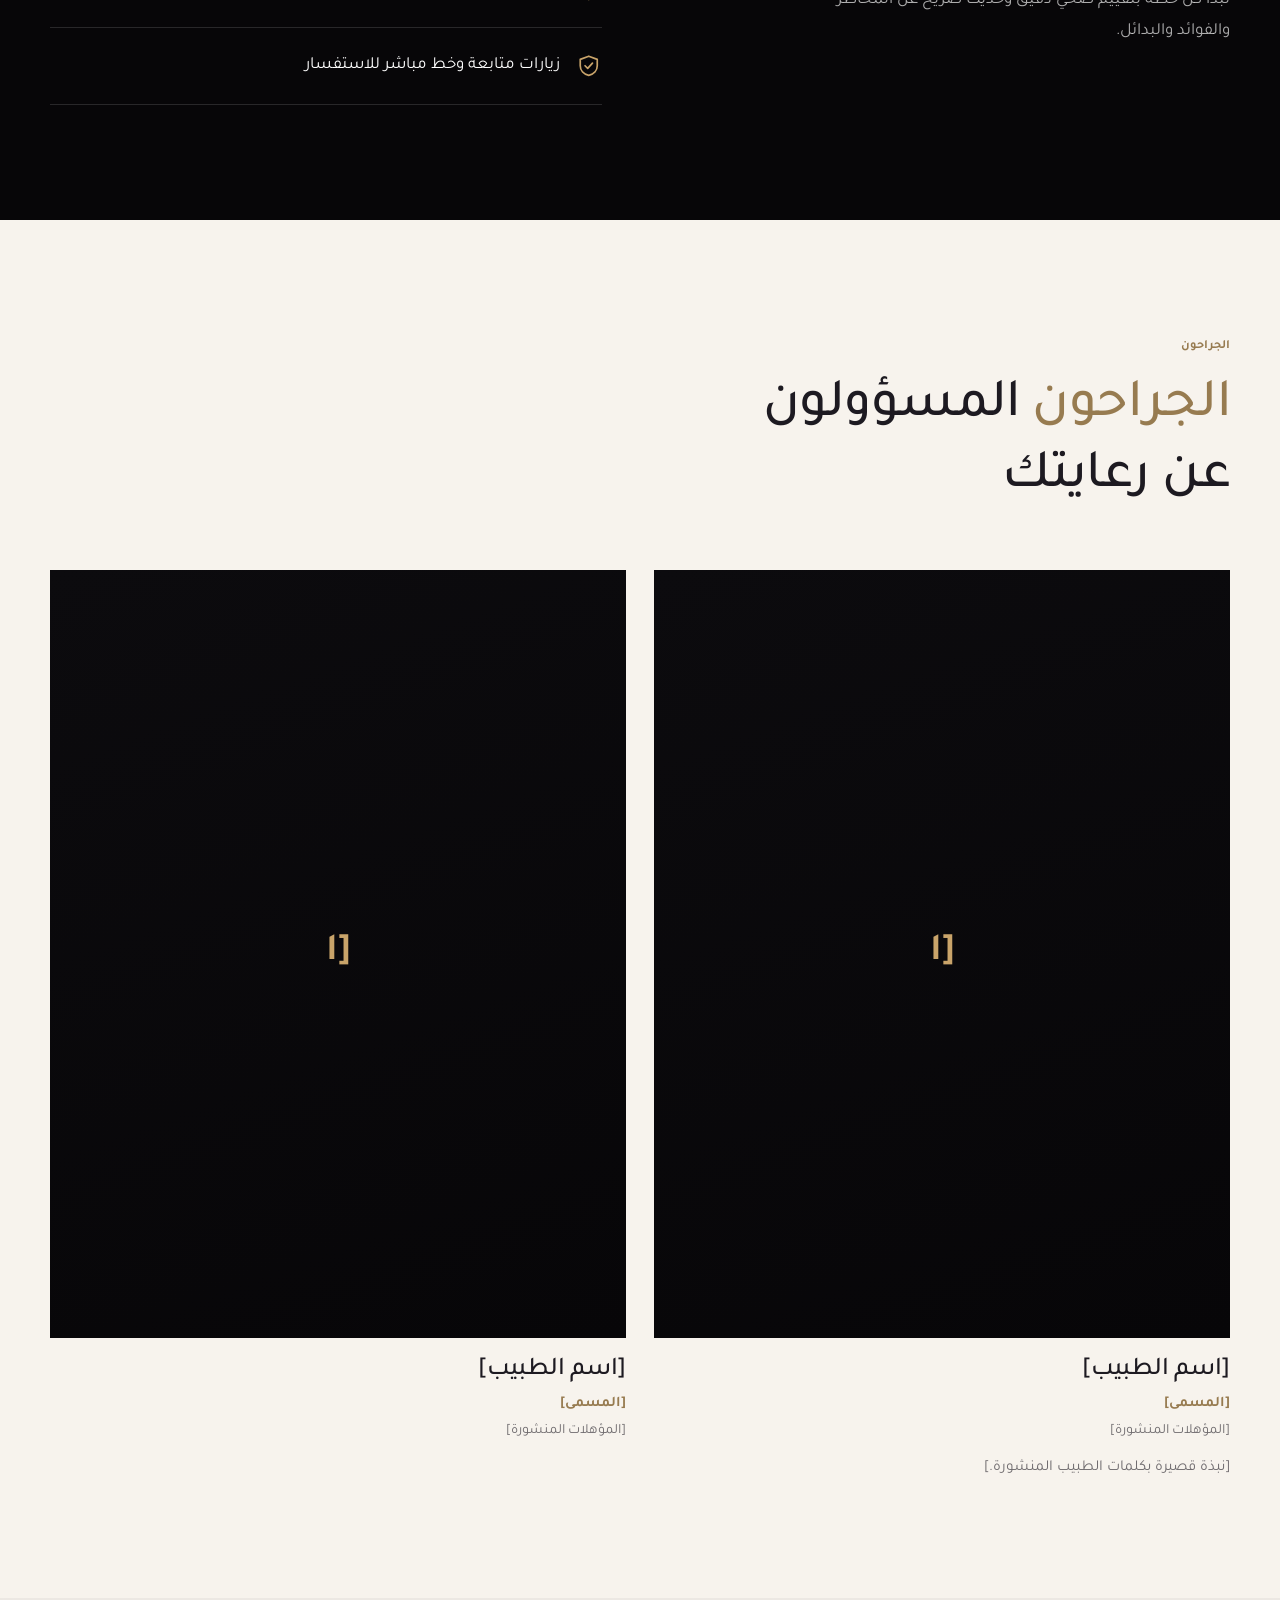
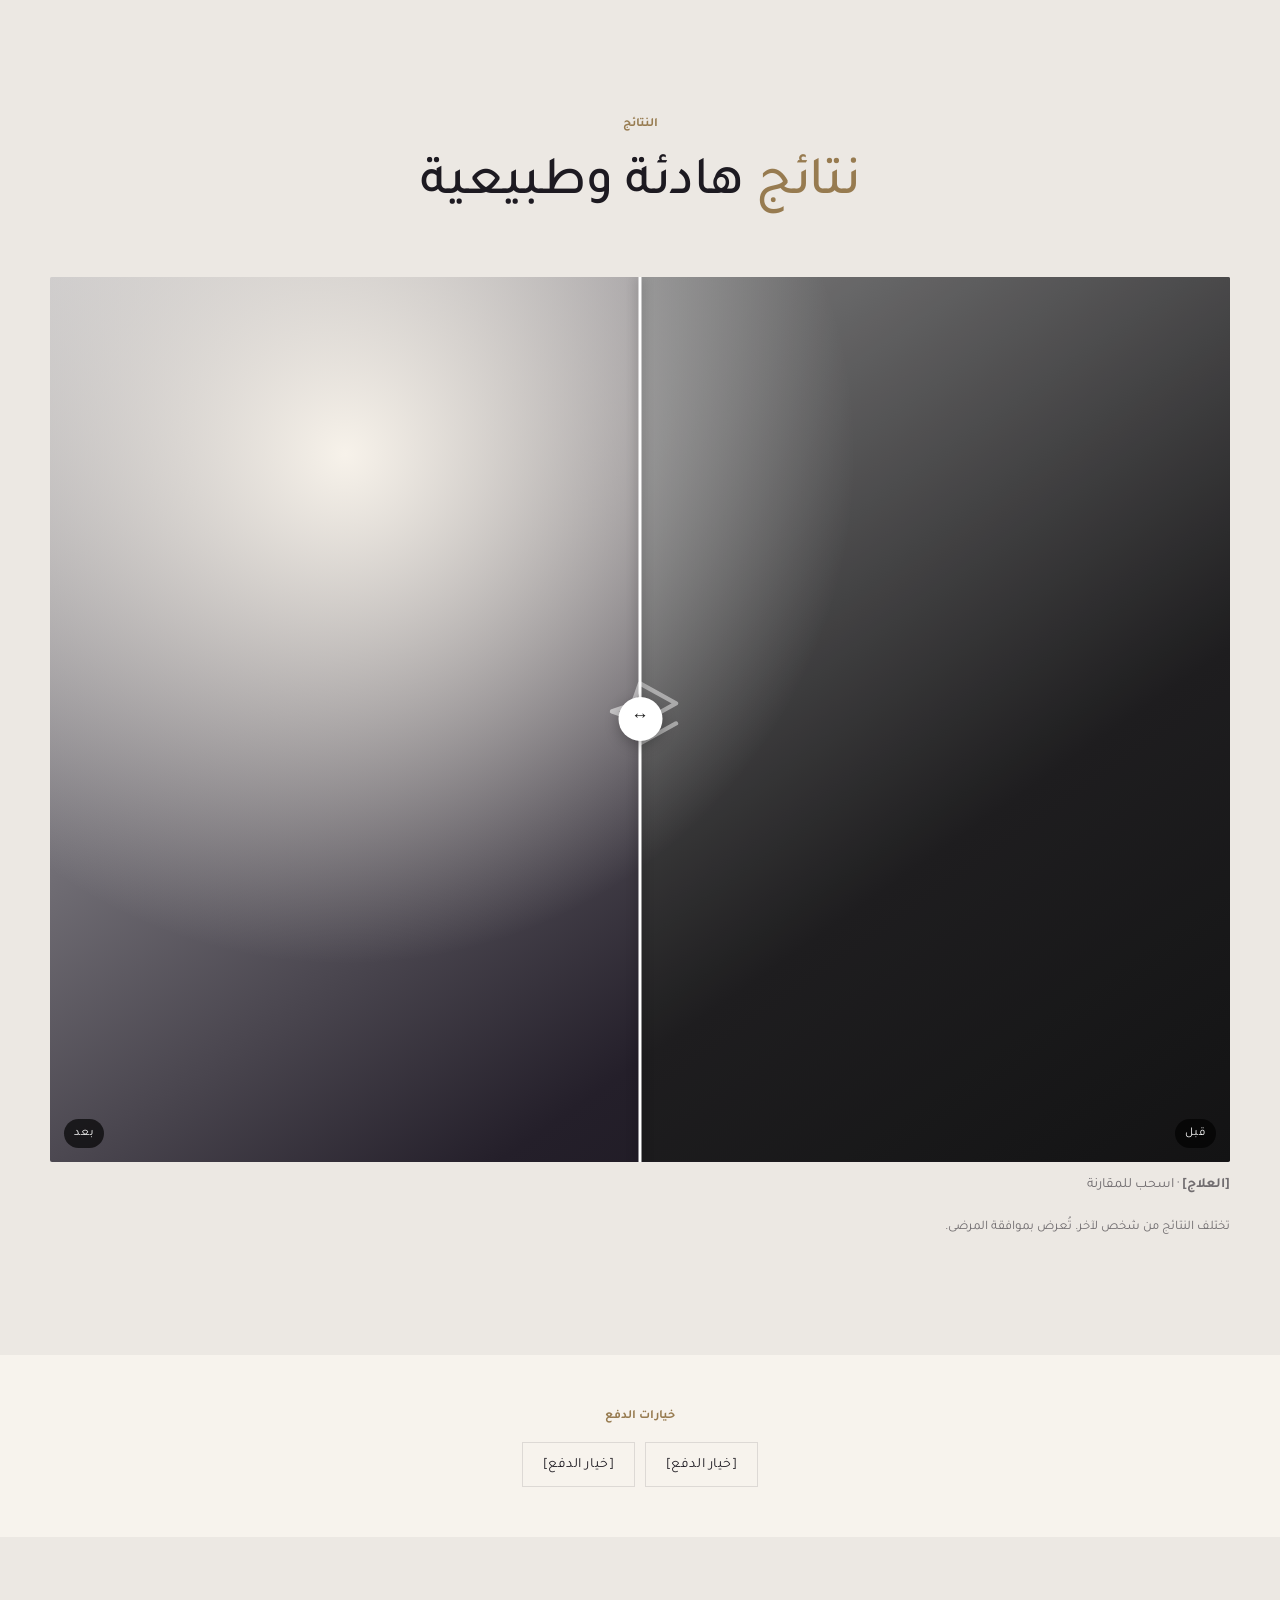
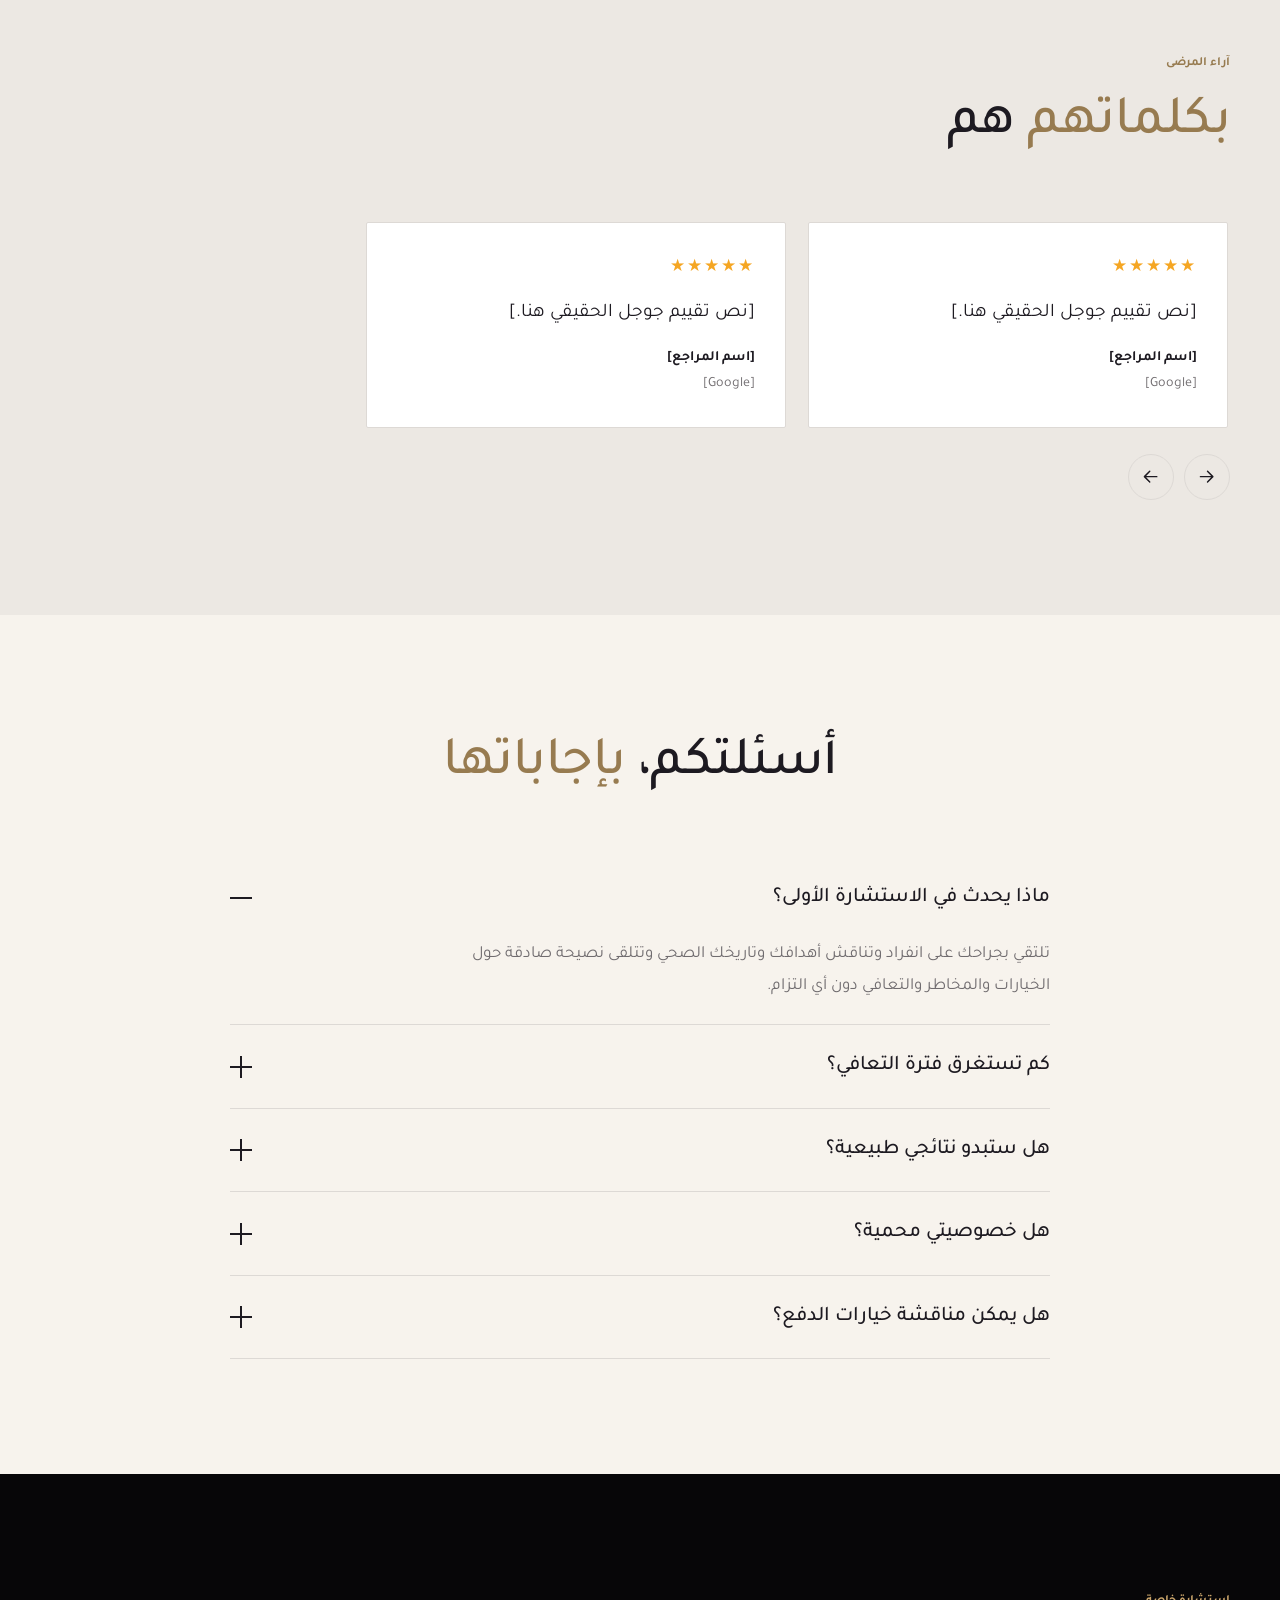
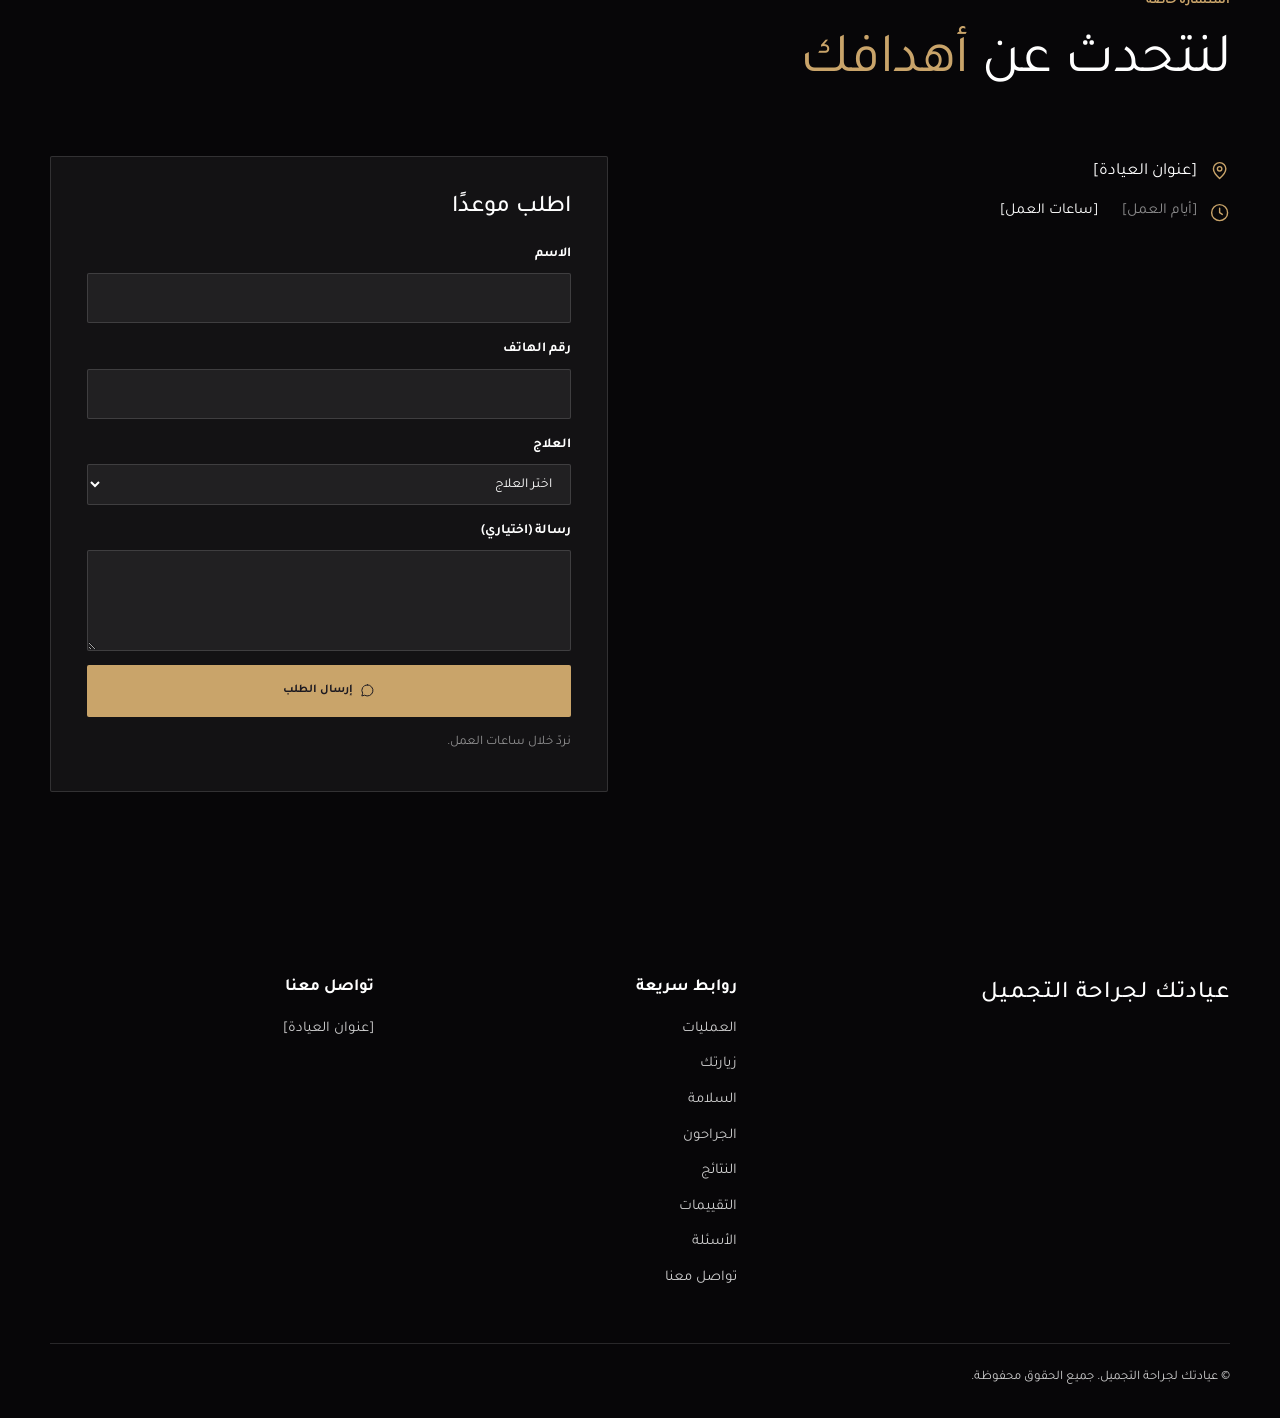
<file: demo-cosmetic-surgery/ar/index.html>
<!doctype html>
<html lang="ar" dir="rtl" data-template="cosmetic-surgery">
<head>
<meta charset="utf-8">
<meta name="viewport" content="width=device-width,initial-scale=1">
<meta name="robots" content="noindex, nofollow">
<title>عيادتك لجراحة التجميل | جراحة التجميل في مدينتك</title>
<meta name="description" content="تقدّم عيادتك لجراحة التجميل إجراءات التجميل الجراحية وغير الجراحية في مدينتك مع استشارات خاصة ومعلومات واضحة ومتابعة شخصية.">
<meta name="theme-color" content="#241f2a">
<meta property="og:title" content="عيادتك لجراحة التجميل | جراحة التجميل في مدينتك">
<meta property="og:description" content="تقدّم عيادتك لجراحة التجميل إجراءات التجميل الجراحية وغير الجراحية في مدينتك مع استشارات خاصة ومعلومات واضحة ومتابعة شخصية.">
<link rel="alternate" hreflang="en" href="../"><link rel="preconnect" href="https://fonts.googleapis.com">
<link rel="preconnect" href="https://fonts.gstatic.com" crossorigin>
<link rel="stylesheet" href="https://fonts.googleapis.com/css2?family=Playfair+Display:ital,wght@0,400;0,500;0,600;1,400;1,500&amp;family=DM+Sans:wght@300;400;500;600&amp;display=swap">
<link rel="stylesheet" href="https://fonts.googleapis.com/css2?family=Tajawal:wght@300;400;500;700;800&display=swap"><style>:root{ --primary:#241f2a;--primary-deep:#17141b;--primary-soft:#e9e9ea;--primary-mid:#bdbcbf;--primary-ink:#ffffff;--accent:#c9a46a;--accent-deep:#977b50;--accent-soft:#f7f2ea;--accent-ink:#14181c;--ink:#1d1a21;--muted:#706c6f;--line:#ddd9d5;--bg:#f7f3ed;--bg-alt:#ece8e3;--night:#070608;--night-2:#0c0b0e;--font-display:'Playfair Display',Georgia,serif;--font-body:'DM Sans',system-ui,sans-serif; }</style>
<link rel="stylesheet" href="../assets/base.css">
<link rel="stylesheet" href="../assets/style.css">
<script>document.documentElement.classList.add('js')</script>
<script type="application/ld+json">{"@context": "https://schema.org", "@type": "MedicalClinic", "name": "عيادتك لجراحة التجميل", "address": {"@type": "PostalAddress", "streetAddress": "[عنوان العيادة]", "addressLocality": "مدينتك", "addressCountry": "[الدولة]"}}</script>
</head>
<body>
<a class="skip" href="#main">Skip to content</a>
<div class="concept-banner">معاينة قالب بمحتوى تجريبي. ليست عيادة حقيقية: كل عنصر بين [أقواس] يُستبدل ببيانات العيادة نفسها.</div>

<header class="site-header" data-header>
  <div class="wrap bar">
    <a class="brand" href="../" aria-label="عيادتك لجراحة التجميل">
      <span class="brand-name">عيادتك لجراحة التجميل</span>
    </a>
    <nav class="nav" id="nav" aria-label="Main">
<a href="#procedures">العمليات</a><a href="#journey">زيارتك</a><a href="#safety">السلامة</a><a href="#surgeons">الجراحون</a><a href="#results">النتائج</a><a href="#reviews">التقييمات</a><a href="#faq">الأسئلة</a><a href="#contact">تواصل معنا</a>    </nav>
    <div class="actions">
<a class="lang" href="../" hreflang="en" lang="en">English</a>      <a class="btn btn-primary btn-sm" href="#contact">احجز استشارة</a>
      <button class="burger" type="button" aria-label="القائمة" aria-expanded="false" aria-controls="nav" data-burger><span></span><span></span></button>
    </div>
  </div>
</header>

<main id="main">
<section class="hero" id="top">
  <div class="wrap hero-grid">
    <div class="hero-copy">
      <p class="eyebrow">جراحة التجميل والترميم · مدينتك</p>
      <h1>نتائج راقية. وثقة <em>طبيعية</em>.</h1>
      <p class="hero-text">جراحة تجميل مدروسة في مدينتك، مخطّطة وفق وجهك وجسمك وأهدافك، مع الخصوصية في كل خطوة.</p>
      <div class="hero-cta">
        <a class="btn btn-accent" href="#contact">احجز استشارة</a>
      </div>
      <ul class="assure"><li><svg class="ic " viewBox="0 0 24 24" aria-hidden="true" fill="none" stroke="currentColor" stroke-width="1.6" stroke-linecap="round" stroke-linejoin="round"><path d="M5 12.5l4.5 4.5L19 7.5"/></svg>استشارات خاصة دون ضغط</li><li><svg class="ic " viewBox="0 0 24 24" aria-hidden="true" fill="none" stroke="currentColor" stroke-width="1.6" stroke-linecap="round" stroke-linejoin="round"><path d="M5 12.5l4.5 4.5L19 7.5"/></svg>معلومات واضحة عن المخاطر والتعافي</li><li><svg class="ic " viewBox="0 0 24 24" aria-hidden="true" fill="none" stroke="currentColor" stroke-width="1.6" stroke-linecap="round" stroke-linejoin="round"><path d="M5 12.5l4.5 4.5L19 7.5"/></svg>متابعة ورعاية بعد العملية</li></ul>
    </div>
    <div class="hero-art">
      <div class="frame"><div class="ph frame-img" role="img" aria-label="عيادتك لجراحة التجميل"><svg class="ic " viewBox="0 0 24 24" aria-hidden="true" fill="none" stroke="currentColor" stroke-width="1.6" stroke-linecap="round" stroke-linejoin="round"><path d="M12 3l1.8 5.2L19 10l-5.2 1.8L12 17l-1.8-5.2L5 10l5.2-1.8z"/><path d="M19 16l.7 2 2 .7-2 .7-.7 2-.7-2-2-.7 2-.7z"/></svg></div></div>
    </div>
  </div>
</section>

<section class="sec intro">
  <div class="wrap narrow">
    <p class="eyebrow center">نهجنا</p>
    <p class="intro-text reveal">الجراحة المتقنة هي <em>الاعتدال</em>. نخطّط بعناية ونشرح بصدق ونسعى لنتائج تشبهك.</p>
<ul class="stats stats-row">
  <li class="stat reveal">
    <span class="stat-top"><b class="stat-num" >[00]</b><span class="stat-suffix">+</span></span>
    <span class="stat-label">[سنوات الخبرة]</span>
  </li>
  <li class="stat reveal">
    <span class="stat-top"><b class="stat-num" >[00]</b><span class="stat-suffix">+</span></span>
    <span class="stat-label">[مرضى تم علاجهم]</span>
  </li>
  <li class="stat reveal">
    <span class="stat-top"><b class="stat-num" >[00]</b></span>
    <span class="stat-label">[أخصائيون]</span>
  </li>
</ul>  </div>
</section>

<section class="offer"><div class="wrap offer-in">
  <span class="tag">العرض الحالي</span><p>[العرض الحالي إن نشرته العيادة]</p>
</div></section>

<section class="sec cream" id="procedures">
  <div class="wrap">
    <div class="sec-head reveal ">
<p class="eyebrow">الإجراءات</p>  <h2>خيارات <em>جراحية</em> وغير جراحية</h2>
</div>
    <div data-tabs>
      <div class="tabs" role="tablist">
<button class="tab" type="button" role="tab" id="tab-1" aria-controls="panel-1">الوجه</button><button class="tab" type="button" role="tab" id="tab-2" aria-controls="panel-2">الثدي</button><button class="tab" type="button" role="tab" id="tab-3" aria-controls="panel-3">الجسم</button><button class="tab" type="button" role="tab" id="tab-4" aria-controls="panel-4">غير جراحي</button>      </div>
      <div class="tabpanel" role="tabpanel" id="panel-1" aria-labelledby="tab-1">
        <div class="proc-grid">
          <a class="proc" href="#contact">
            <span class="proc-n">01</span>
            <h3>تجميل الأنف</h3>
            <p>تحسين الشكل والتوازن مع احترام ملامحك والتنفس.</p>
            <span class="proc-go">احجز استشارة <svg class="ic " viewBox="0 0 24 24" aria-hidden="true" fill="none" stroke="currentColor" stroke-width="1.6" stroke-linecap="round" stroke-linejoin="round"><path d="M5 12h14M13 6l6 6-6 6"/></svg></span>
          </a>
          <a class="proc" href="#contact">
            <span class="proc-n">02</span>
            <h3>شد الوجه والرقبة</h3>
            <p>استعادة مظهر مرتاح وطبيعي بتقنيات شدّ دقيقة.</p>
            <span class="proc-go">احجز استشارة <svg class="ic " viewBox="0 0 24 24" aria-hidden="true" fill="none" stroke="currentColor" stroke-width="1.6" stroke-linecap="round" stroke-linejoin="round"><path d="M5 12h14M13 6l6 6-6 6"/></svg></span>
          </a>
          <a class="proc" href="#contact">
            <span class="proc-n">03</span>
            <h3>جراحة الجفون</h3>
            <p>إنعاش العينين بمعالجة الترهل والانتفاخ.</p>
            <span class="proc-go">احجز استشارة <svg class="ic " viewBox="0 0 24 24" aria-hidden="true" fill="none" stroke="currentColor" stroke-width="1.6" stroke-linecap="round" stroke-linejoin="round"><path d="M5 12h14M13 6l6 6-6 6"/></svg></span>
          </a>
          <a class="proc" href="#contact">
            <span class="proc-n">04</span>
            <h3>تجميل الأذن</h3>
            <p>إعادة وضع الأذن البارزة للكبار والأطفال.</p>
            <span class="proc-go">احجز استشارة <svg class="ic " viewBox="0 0 24 24" aria-hidden="true" fill="none" stroke="currentColor" stroke-width="1.6" stroke-linecap="round" stroke-linejoin="round"><path d="M5 12h14M13 6l6 6-6 6"/></svg></span>
          </a>
        </div>
      </div>
      <div class="tabpanel" role="tabpanel" id="panel-2" aria-labelledby="tab-2">
        <div class="proc-grid">
          <a class="proc" href="#contact">
            <span class="proc-n">01</span>
            <h3>تكبير الثدي</h3>
            <p>إضافة حجم وشكل مع اختيار الحشوة وفق بنية جسمك.</p>
            <span class="proc-go">احجز استشارة <svg class="ic " viewBox="0 0 24 24" aria-hidden="true" fill="none" stroke="currentColor" stroke-width="1.6" stroke-linecap="round" stroke-linejoin="round"><path d="M5 12h14M13 6l6 6-6 6"/></svg></span>
          </a>
          <a class="proc" href="#contact">
            <span class="proc-n">02</span>
            <h3>شد الثدي</h3>
            <p>رفع وإعادة تشكيل لمظهر أكثر شدًا وشبابًا.</p>
            <span class="proc-go">احجز استشارة <svg class="ic " viewBox="0 0 24 24" aria-hidden="true" fill="none" stroke="currentColor" stroke-width="1.6" stroke-linecap="round" stroke-linejoin="round"><path d="M5 12h14M13 6l6 6-6 6"/></svg></span>
          </a>
          <a class="proc" href="#contact">
            <span class="proc-n">03</span>
            <h3>تصغير الثدي</h3>
            <p>تخفيف الثقل والانزعاج بنتيجة متوازنة.</p>
            <span class="proc-go">احجز استشارة <svg class="ic " viewBox="0 0 24 24" aria-hidden="true" fill="none" stroke="currentColor" stroke-width="1.6" stroke-linecap="round" stroke-linejoin="round"><path d="M5 12h14M13 6l6 6-6 6"/></svg></span>
          </a>
        </div>
      </div>
      <div class="tabpanel" role="tabpanel" id="panel-3" aria-labelledby="tab-3">
        <div class="proc-grid">
          <a class="proc" href="#contact">
            <span class="proc-n">01</span>
            <h3>شفط الدهون</h3>
            <p>نحت المناطق العنيدة بتقنيات دقيقة تركز على الانسيابية.</p>
            <span class="proc-go">احجز استشارة <svg class="ic " viewBox="0 0 24 24" aria-hidden="true" fill="none" stroke="currentColor" stroke-width="1.6" stroke-linecap="round" stroke-linejoin="round"><path d="M5 12h14M13 6l6 6-6 6"/></svg></span>
          </a>
          <a class="proc" href="#contact">
            <span class="proc-n">02</span>
            <h3>شد البطن</h3>
            <p>شد جدار البطن وإزالة الجلد الزائد.</p>
            <span class="proc-go">احجز استشارة <svg class="ic " viewBox="0 0 24 24" aria-hidden="true" fill="none" stroke="currentColor" stroke-width="1.6" stroke-linecap="round" stroke-linejoin="round"><path d="M5 12h14M13 6l6 6-6 6"/></svg></span>
          </a>
          <a class="proc" href="#contact">
            <span class="proc-n">03</span>
            <h3>نحت الجسم</h3>
            <p>خطط مدمجة للشد والتشكيل بعد تغيّر الوزن.</p>
            <span class="proc-go">احجز استشارة <svg class="ic " viewBox="0 0 24 24" aria-hidden="true" fill="none" stroke="currentColor" stroke-width="1.6" stroke-linecap="round" stroke-linejoin="round"><path d="M5 12h14M13 6l6 6-6 6"/></svg></span>
          </a>
        </div>
      </div>
      <div class="tabpanel" role="tabpanel" id="panel-4" aria-labelledby="tab-4">
        <div class="proc-grid">
          <a class="proc" href="#contact">
            <span class="proc-n">01</span>
            <h3>البوتوكس</h3>
            <p>تخفيف التجاعيد مع الحفاظ على التعابير الطبيعية.</p>
            <span class="proc-go">احجز استشارة <svg class="ic " viewBox="0 0 24 24" aria-hidden="true" fill="none" stroke="currentColor" stroke-width="1.6" stroke-linecap="round" stroke-linejoin="round"><path d="M5 12h14M13 6l6 6-6 6"/></svg></span>
          </a>
          <a class="proc" href="#contact">
            <span class="proc-n">02</span>
            <h3>الفيلر</h3>
            <p>استعادة الحجم وتحسين الملامح دون جراحة.</p>
            <span class="proc-go">احجز استشارة <svg class="ic " viewBox="0 0 24 24" aria-hidden="true" fill="none" stroke="currentColor" stroke-width="1.6" stroke-linecap="round" stroke-linejoin="round"><path d="M5 12h14M13 6l6 6-6 6"/></svg></span>
          </a>
          <a class="proc" href="#contact">
            <span class="proc-n">03</span>
            <h3>شد بالخيوط</h3>
            <p>شدّ لطيف بفترة تعافٍ قصيرة.</p>
            <span class="proc-go">احجز استشارة <svg class="ic " viewBox="0 0 24 24" aria-hidden="true" fill="none" stroke="currentColor" stroke-width="1.6" stroke-linecap="round" stroke-linejoin="round"><path d="M5 12h14M13 6l6 6-6 6"/></svg></span>
          </a>
        </div>
      </div>
    </div>
  </div>
</section>

<section class="sec" id="journey">
  <div class="wrap">
    <div class="sec-head reveal center">
<p class="eyebrow">رحلتك</p>  <h2>من أول حديث إلى <em>التعافي الكامل</em></h2>
</div>
    <ol class="journey journey-rail">
  <li class="jstep reveal">
    <span class="jnum">01</span>
    <h3>استشارة خاصة</h3>
    <p>التقِ بجراحك وشاركه أهدافك واطرح كل أسئلتك.</p>
  </li>
  <li class="jstep reveal">
    <span class="jnum">02</span>
    <h3>التخطيط</h3>
    <p>خطة شخصية تشمل التقنية والتوقيت والتكلفة والتعافي.</p>
  </li>
  <li class="jstep reveal">
    <span class="jnum">03</span>
    <h3>الإعداد قبل العملية</h3>
    <p>فحوصات صحية وتعليمات تحضير واضحة.</p>
  </li>
  <li class="jstep reveal">
    <span class="jnum">04</span>
    <h3>العملية</h3>
    <p>تُجرى بعناية مع تخدير ورعاية تمريضية منتبهة.</p>
  </li>
  <li class="jstep reveal">
    <span class="jnum">05</span>
    <h3>التعافي والمتابعة</h3>
    <p>مراجعات مجدولة وتواصل مباشر أثناء تعافيك.</p>
  </li>
</ol>
  </div>
</section>

<section class="sec night" id="safety">
  <div class="wrap safety-grid">
    <div>
      <p class="eyebrow">السلامة والمعايير</p>
      <h2>سلامتك <em>أولًا</em></h2>
      <p class="lead">تبدأ كل خطة بتقييم صحي دقيق وحديث صريح عن المخاطر والفوائد والبدائل.</p>
    </div>
    <ul class="safety-points"><li class="reveal"><svg class="ic " viewBox="0 0 24 24" aria-hidden="true" fill="none" stroke="currentColor" stroke-width="1.6" stroke-linecap="round" stroke-linejoin="round"><path d="M12 3l8 3v6c0 4.5-3.2 8-8 9-4.8-1-8-4.5-8-9V6z"/><path d="M8.5 12l2.5 2.5 4.5-5"/></svg><span>تقييم شامل قبل العملية</span></li><li class="reveal"><svg class="ic " viewBox="0 0 24 24" aria-hidden="true" fill="none" stroke="currentColor" stroke-width="1.6" stroke-linecap="round" stroke-linejoin="round"><path d="M12 3l8 3v6c0 4.5-3.2 8-8 9-4.8-1-8-4.5-8-9V6z"/><path d="M8.5 12l2.5 2.5 4.5-5"/></svg><span>إجراءات في منشآت مرخّصة</span></li><li class="reveal"><svg class="ic " viewBox="0 0 24 24" aria-hidden="true" fill="none" stroke="currentColor" stroke-width="1.6" stroke-linecap="round" stroke-linejoin="round"><path d="M12 3l8 3v6c0 4.5-3.2 8-8 9-4.8-1-8-4.5-8-9V6z"/><path d="M8.5 12l2.5 2.5 4.5-5"/></svg><span>فريق تخدير وتمريض مؤهّل</span></li><li class="reveal"><svg class="ic " viewBox="0 0 24 24" aria-hidden="true" fill="none" stroke="currentColor" stroke-width="1.6" stroke-linecap="round" stroke-linejoin="round"><path d="M12 3l8 3v6c0 4.5-3.2 8-8 9-4.8-1-8-4.5-8-9V6z"/><path d="M8.5 12l2.5 2.5 4.5-5"/></svg><span>زيارات متابعة وخط مباشر للاستفسار</span></li></ul>
  </div>
</section>

<section class="sec" id="surgeons">
  <div class="wrap">
    <div class="sec-head reveal ">
<p class="eyebrow">الجراحون</p>  <h2><em>الجراحون</em> المسؤولون عن رعايتك</h2>
</div>
    <div class="docs docs-luxe">
  <article class="doc reveal">
    <div class="doc-photo">
<div class="ph ph-person"><span>[ا</span></div>    </div>
    <div class="doc-body">
      <h3>[اسم الطبيب]</h3>
<p class="doc-title">[المسمى]</p><p class="doc-cred">[المؤهلات المنشورة]</p><p class="doc-bio">[نبذة قصيرة بكلمات الطبيب المنشورة.]</p>    </div>
  </article>
  <article class="doc reveal">
    <div class="doc-photo">
<div class="ph ph-person"><span>[ا</span></div>    </div>
    <div class="doc-body">
      <h3>[اسم الطبيب]</h3>
<p class="doc-title">[المسمى]</p><p class="doc-cred">[المؤهلات المنشورة]</p>    </div>
  </article>
</div>
  </div>
</section>

<section class="sec cream" id="results">
  <div class="wrap">
    <div class="sec-head reveal center">
<p class="eyebrow">النتائج</p>  <h2><em>نتائج</em> هادئة وطبيعية</h2>
</div>
    <div class="ba-wrap">
  <figure class="ba reveal" data-ba style="--pos:50%">
    <div class="ba-stage">
      <div class="ba-layer ba-after"><div class="ph ba-img" role="img" aria-label="بعد [العلاج]"><svg class="ic " viewBox="0 0 24 24" aria-hidden="true" fill="none" stroke="currentColor" stroke-width="1.6" stroke-linecap="round" stroke-linejoin="round"><path d="M12 3l1.8 5.2L19 10l-5.2 1.8L12 17l-1.8-5.2L5 10l5.2-1.8z"/><path d="M19 16l.7 2 2 .7-2 .7-.7 2-.7-2-2-.7 2-.7z"/></svg></div></div>
      <div class="ba-layer ba-before"><div class="ph ba-img" role="img" aria-label="قبل [العلاج]"><svg class="ic " viewBox="0 0 24 24" aria-hidden="true" fill="none" stroke="currentColor" stroke-width="1.6" stroke-linecap="round" stroke-linejoin="round"><path d="M12 3l9 5-9 5-9-5z"/><path d="M3 13l9 5 9-5"/></svg></div></div>
      <span class="ba-tag ba-tag-b">قبل</span><span class="ba-tag ba-tag-a">بعد</span>
      <span class="ba-handle" aria-hidden="true"></span>
      <input type="range" min="0" max="100" value="50" aria-label="اسحب للمقارنة">
    </div>
    <figcaption><b>[العلاج]</b> · اسحب للمقارنة</figcaption>
  </figure>
</div>
<p class="fine">تختلف النتائج من شخص لآخر. تُعرض بموافقة المرضى.</p>
  </div>
</section>

<section class="sec slim"><div class="wrap">
  <p class="eyebrow center">خيارات الدفع</p>
  <ul class="pills"><li>[خيار الدفع]</li><li>[خيار الدفع]</li></ul>
</div></section>

<section class="sec cream" id="reviews">
  <div class="wrap">
    <div class="sec-head reveal ">
<p class="eyebrow">آراء المرضى</p>  <h2><em>بكلماتهم</em> هم</h2>
</div>
    <div class="carousel" data-carousel>
  <div class="car-track" tabindex="0">
    <figure class="review reveal">
      <span class="stars" role="img" aria-label="5 / 5"><span class="on">★</span><span class="on">★</span><span class="on">★</span><span class="on">★</span><span class="on">★</span></span>
      <blockquote>[نص تقييم جوجل الحقيقي هنا.]</blockquote>
      <figcaption><b>[اسم المراجع]</b><span>[Google]</span></figcaption>
    </figure>
    <figure class="review reveal">
      <span class="stars" role="img" aria-label="5 / 5"><span class="on">★</span><span class="on">★</span><span class="on">★</span><span class="on">★</span><span class="on">★</span></span>
      <blockquote>[نص تقييم جوجل الحقيقي هنا.]</blockquote>
      <figcaption><b>[اسم المراجع]</b><span>[Google]</span></figcaption>
    </figure>
  </div>
  <div class="car-nav">
    <button type="button" data-prev aria-label="السابق"><svg class="ic " viewBox="0 0 24 24" aria-hidden="true" fill="none" stroke="currentColor" stroke-width="1.6" stroke-linecap="round" stroke-linejoin="round"><path d="M5 12h14M13 6l6 6-6 6"/></svg></button>
    <button type="button" data-next aria-label="التالي"><svg class="ic " viewBox="0 0 24 24" aria-hidden="true" fill="none" stroke="currentColor" stroke-width="1.6" stroke-linecap="round" stroke-linejoin="round"><path d="M5 12h14M13 6l6 6-6 6"/></svg></button>
  </div>
</div>
  </div>
</section>

<section class="sec" id="faq">
  <div class="wrap">
    <div class="sec-head reveal center">
  <h2>أسئلتكم، <em>بإجاباتها</em></h2>
</div>
    <div class="faq">
  <details class="faq-item reveal" open>
    <summary>ماذا يحدث في الاستشارة الأولى؟<span class="faq-plus" aria-hidden="true"></span></summary>
    <div class="faq-a"><p>تلتقي بجراحك على انفراد وتناقش أهدافك وتاريخك الصحي وتتلقى نصيحة صادقة حول الخيارات والمخاطر والتعافي دون أي التزام.</p></div>
  </details>
  <details class="faq-item reveal" >
    <summary>كم تستغرق فترة التعافي؟<span class="faq-plus" aria-hidden="true"></span></summary>
    <div class="faq-a"><p>تختلف حسب الإجراء. نقدّم لك جدولًا واقعيًا للانقطاع عن العمل والنشاط وموعد ظهور النتيجة النهائية.</p></div>
  </details>
  <details class="faq-item reveal" >
    <summary>هل ستبدو نتائجي طبيعية؟<span class="faq-plus" aria-hidden="true"></span></summary>
    <div class="faq-a"><p>هذا هدفنا. نخطّط بتحفّظ وفق تناسق ملامحك ونناقش ما هو واقعي لك.</p></div>
  </details>
  <details class="faq-item reveal" >
    <summary>هل خصوصيتي محمية؟<span class="faq-plus" aria-hidden="true"></span></summary>
    <div class="faq-a"><p>نعم. الاستشارات خاصة ويُتعامل مع معلوماتك وصورك بسرية.</p></div>
  </details>
  <details class="faq-item reveal" >
    <summary>هل يمكن مناقشة خيارات الدفع؟<span class="faq-plus" aria-hidden="true"></span></summary>
    <div class="faq-a"><p>بالتأكيد. نقدّم تقديرًا مكتوبًا واضحًا ويمكننا مناقشة الخيارات المتاحة.</p></div>
  </details>
</div>
  </div>
</section>

<section class="sec night" id="contact">
  <div class="wrap">
    <div class="sec-head reveal ">
<p class="eyebrow">استشارة خاصة</p>  <h2>لنتحدث عن <em>أهدافك</em></h2>
</div>
    <div class="contact-grid">
  <div class="contact-info reveal">
    <div class="loc">
<p class="loc-row"><svg class="ic " viewBox="0 0 24 24" aria-hidden="true" fill="none" stroke="currentColor" stroke-width="1.6" stroke-linecap="round" stroke-linejoin="round"><path d="M12 21s7-6.2 7-11a7 7 0 10-14 0c0 4.8 7 11 7 11z"/><circle cx="12" cy="10" r="2.5"/></svg><span>[عنوان العيادة]</span></p><div class="loc-row"><svg class="ic " viewBox="0 0 24 24" aria-hidden="true" fill="none" stroke="currentColor" stroke-width="1.6" stroke-linecap="round" stroke-linejoin="round"><circle cx="12" cy="12" r="9"/><path d="M12 7v5l3 2"/></svg><div><dl class="hours"><div><dt>[أيام العمل]</dt><dd>[ساعات العمل]</dd></div></dl></div></div>    </div>
  </div>
  <form class="form reveal" data-wa-form="" data-msg="مرحبًا عيادتك لجراحة التجميل، أرغب بحجز موعد. الاسم: {n}. الهاتف: {p}. العلاج: {s}. {m}" data-live="false" data-demo-note="هذا تصور لموقع إلكتروني، لذلك النموذج غير مفعّل.">
    <h3>اطلب موعدًا</h3>
    <label><span>الاسم</span><input name="n" required autocomplete="name"></label>
    <label><span>رقم الهاتف</span><input name="p" type="tel" required autocomplete="tel" dir="ltr"></label>
    <label><span>العلاج</span>
      <select name="s"><option value="">اختر العلاج</option><option>تجميل الأنف</option><option>شد الوجه والرقبة</option><option>جراحة الجفون</option><option>تجميل الأذن</option><option>تكبير الثدي</option><option>شد الثدي</option><option>تصغير الثدي</option><option>شفط الدهون</option><option>شد البطن</option><option>نحت الجسم</option><option>البوتوكس</option><option>الفيلر</option><option>شد بالخيوط</option></select>
    </label>
    <label><span>رسالة (اختياري)</span><textarea name="m" rows="3"></textarea></label>
    <button class="btn btn-primary" type="submit"><svg class="ic " viewBox="0 0 24 24" aria-hidden="true" fill="none" stroke="currentColor" stroke-width="1.6" stroke-linecap="round" stroke-linejoin="round"><path d="M12 3a9 9 0 00-7.7 13.6L3 21l4.5-1.2A9 9 0 1012 3z"/></svg> إرسال الطلب</button>
    <p class="fine form-status" role="status">نردّ خلال ساعات العمل.</p>
  </form>
</div>
  </div>
</section>
</main>

<footer class="site-footer">
  <div class="wrap foot-grid">
    <div class="foot-brand">
      <p class="brand-name">عيادتك لجراحة التجميل</p>
    </div>
    <div>
      <p class="foot-h">روابط سريعة</p>
      <ul><li><a href="#procedures">العمليات</a></li><li><a href="#journey">زيارتك</a></li><li><a href="#safety">السلامة</a></li><li><a href="#surgeons">الجراحون</a></li><li><a href="#results">النتائج</a></li><li><a href="#reviews">التقييمات</a></li><li><a href="#faq">الأسئلة</a></li><li><a href="#contact">تواصل معنا</a></li></ul>
    </div>
    <div>
      <p class="foot-h">تواصل معنا</p>
      <ul>
<li>[عنوان العيادة]</li>      </ul>
    </div>
  </div>
  <div class="wrap foot-base">
    <span>© عيادتك لجراحة التجميل. جميع الحقوق محفوظة.</span>
  </div>
</footer>

<div class="wa" data-wa>
  <div class="wa-pop" id="wa-pop" hidden>
    <div class="wa-head"><b>عيادتك لجراحة التجميل</b><span>نردّ عادةً خلال دقائق</span></div>
    <div class="wa-body">
      <p class="wa-bubble">أهلًا بك! كيف يمكننا مساعدتك اليوم؟</p>
      <a class="wa-quick" href="#contact">حجز موعد</a>
      <a class="wa-quick" href="#contact">الاستفسار عن الأسعار</a>
      <a class="wa-open" href="#contact"><svg class="ic " viewBox="0 0 24 24" aria-hidden="true" fill="none" stroke="currentColor" stroke-width="1.6" stroke-linecap="round" stroke-linejoin="round"><path d="M12 3a9 9 0 00-7.7 13.6L3 21l4.5-1.2A9 9 0 1012 3z"/></svg> افتح محادثة واتساب</a>
    </div>
  </div>
  <button class="wa-btn" type="button" aria-label="WhatsApp" aria-expanded="false" aria-controls="wa-pop" data-wa-toggle><svg class="ic " viewBox="0 0 24 24" aria-hidden="true" fill="none" stroke="currentColor" stroke-width="1.6" stroke-linecap="round" stroke-linejoin="round"><path d="M12 3a9 9 0 00-7.7 13.6L3 21l4.5-1.2A9 9 0 1012 3z"/></svg></button>
</div>
<script src="../assets/app.js" defer></script>
</body>
</html>
</file>
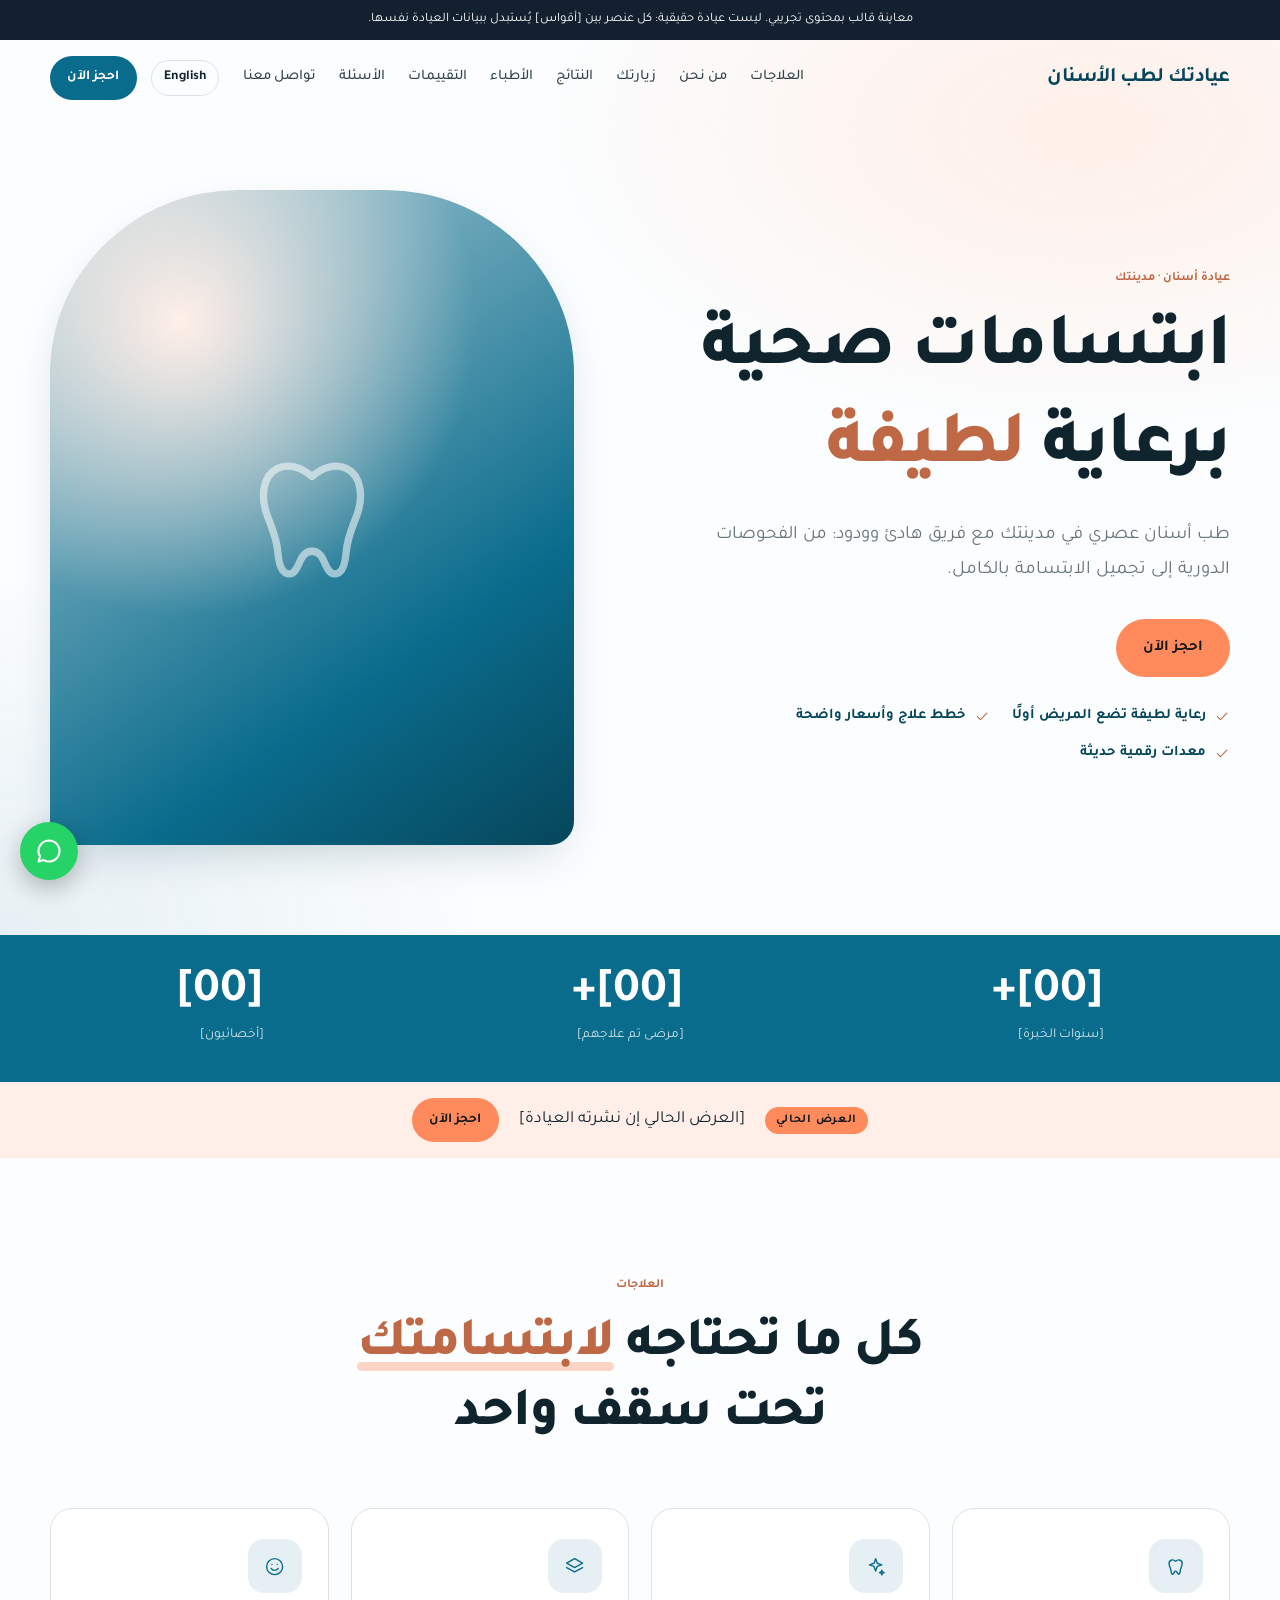
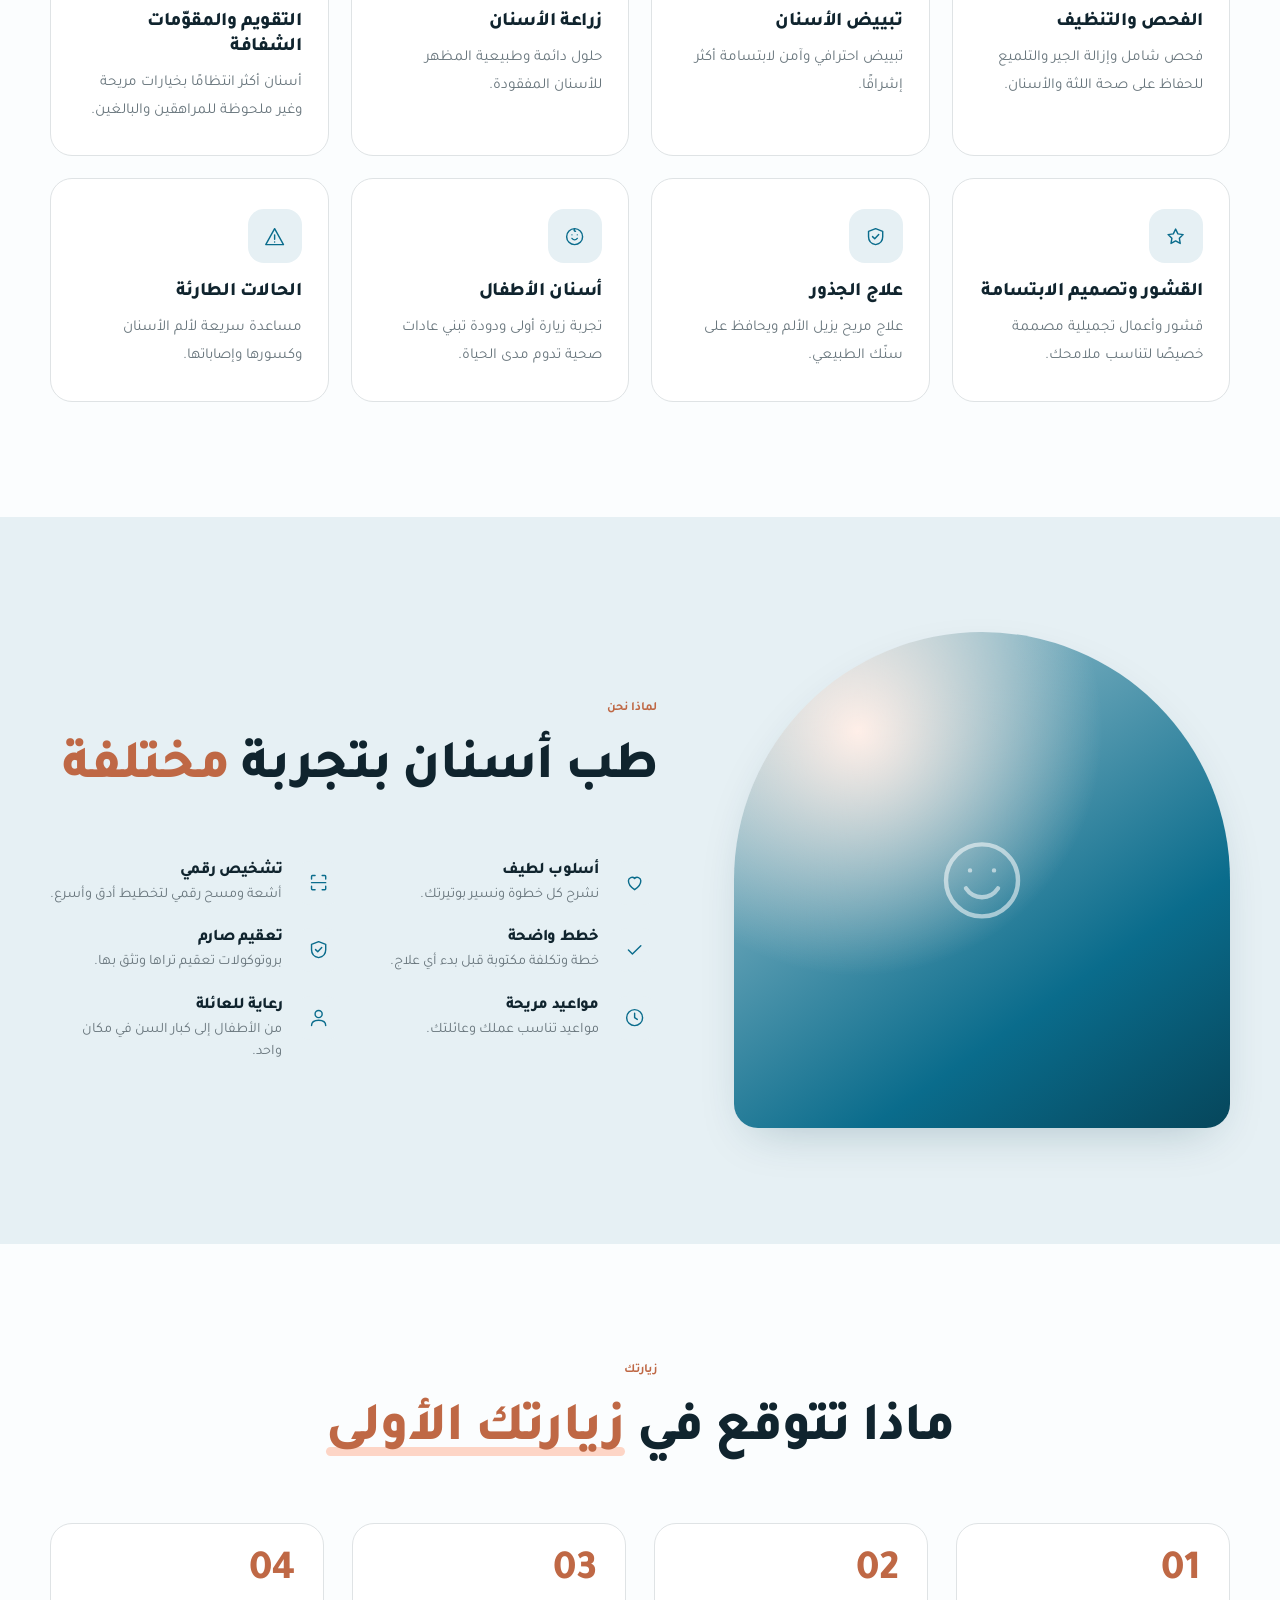
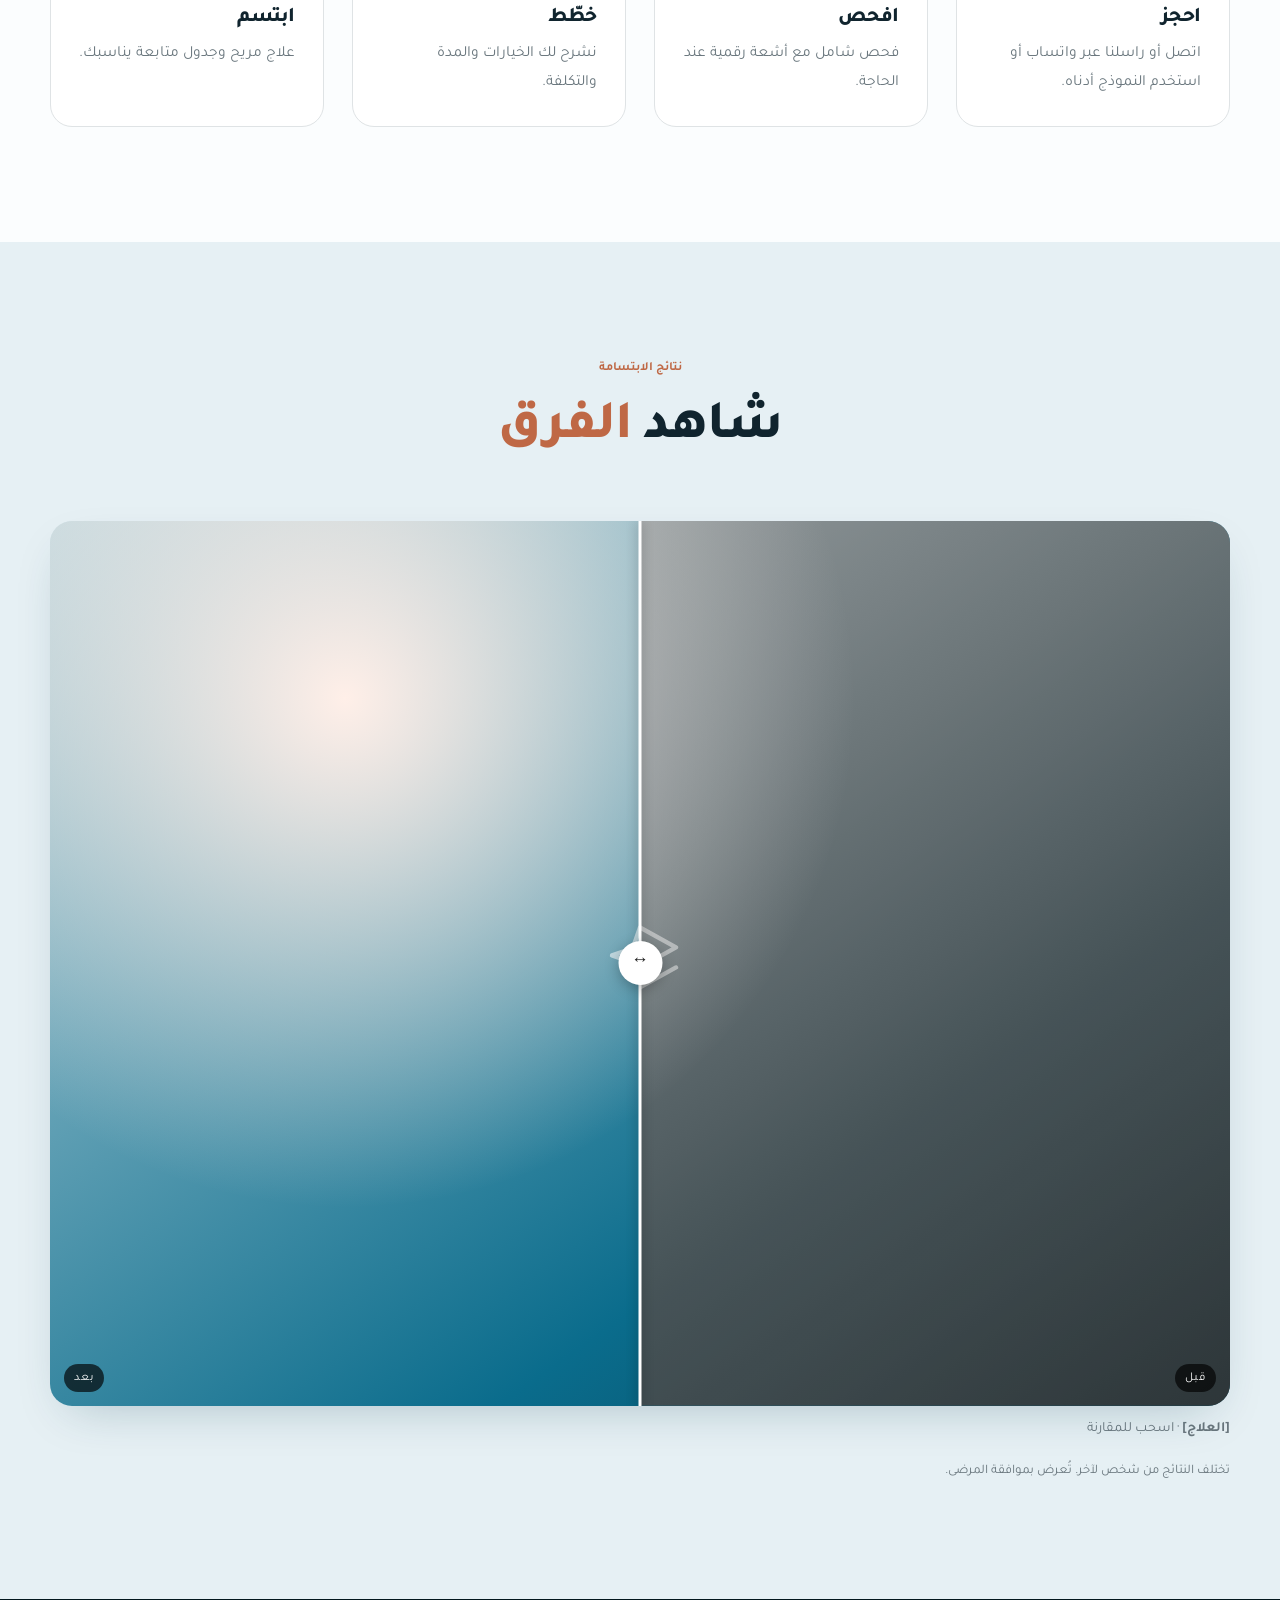
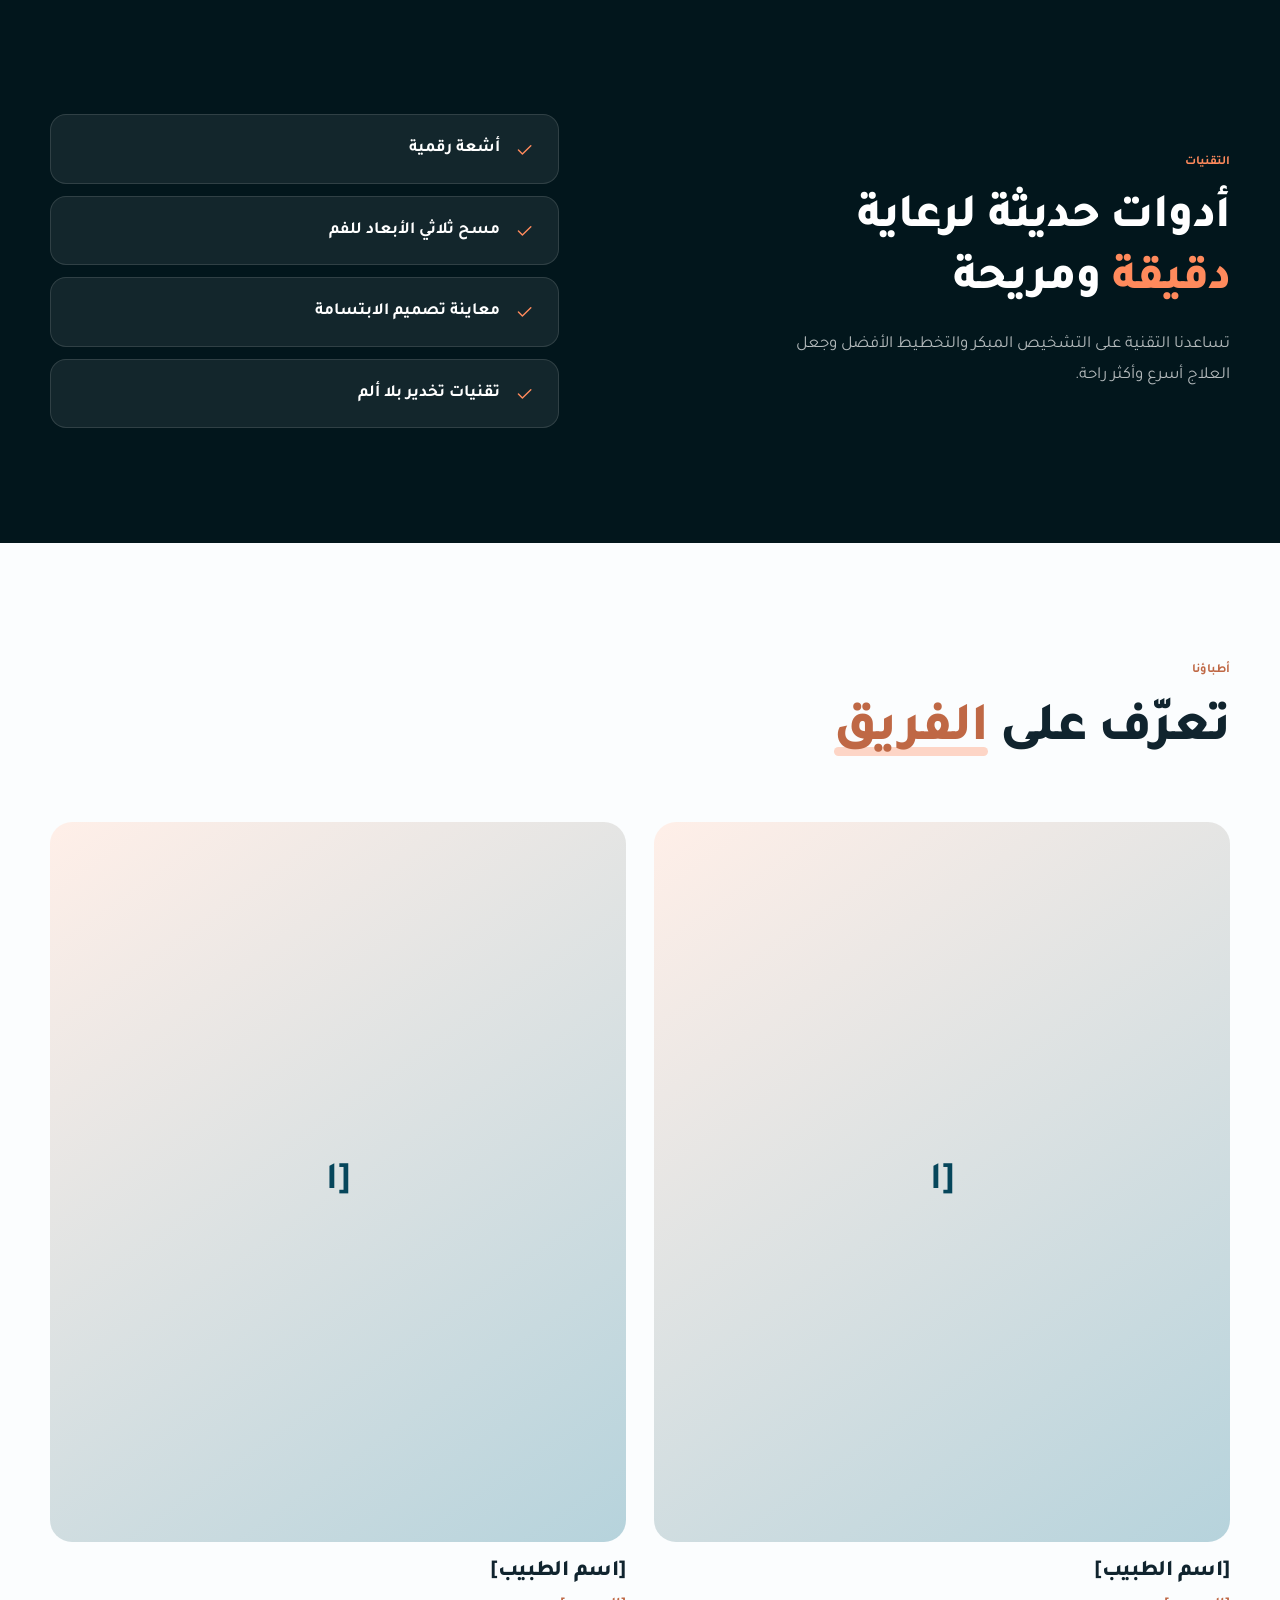
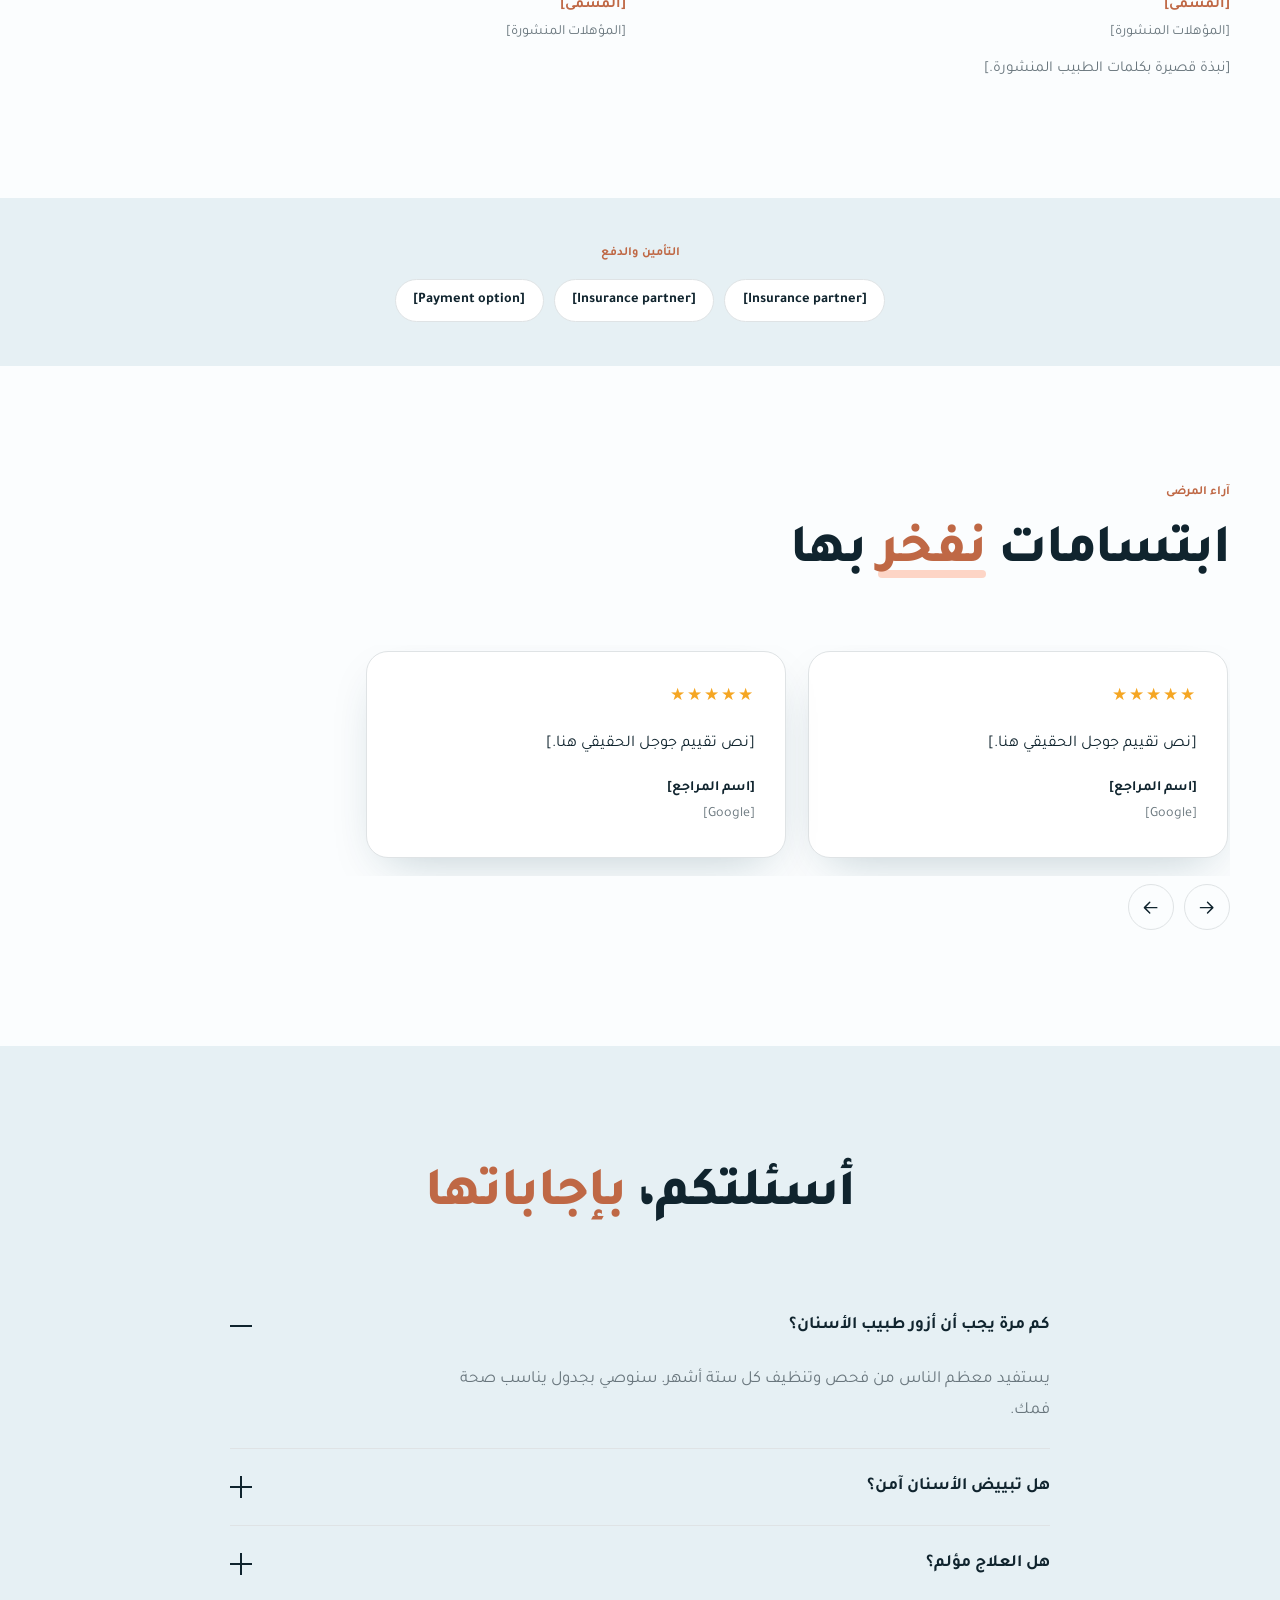
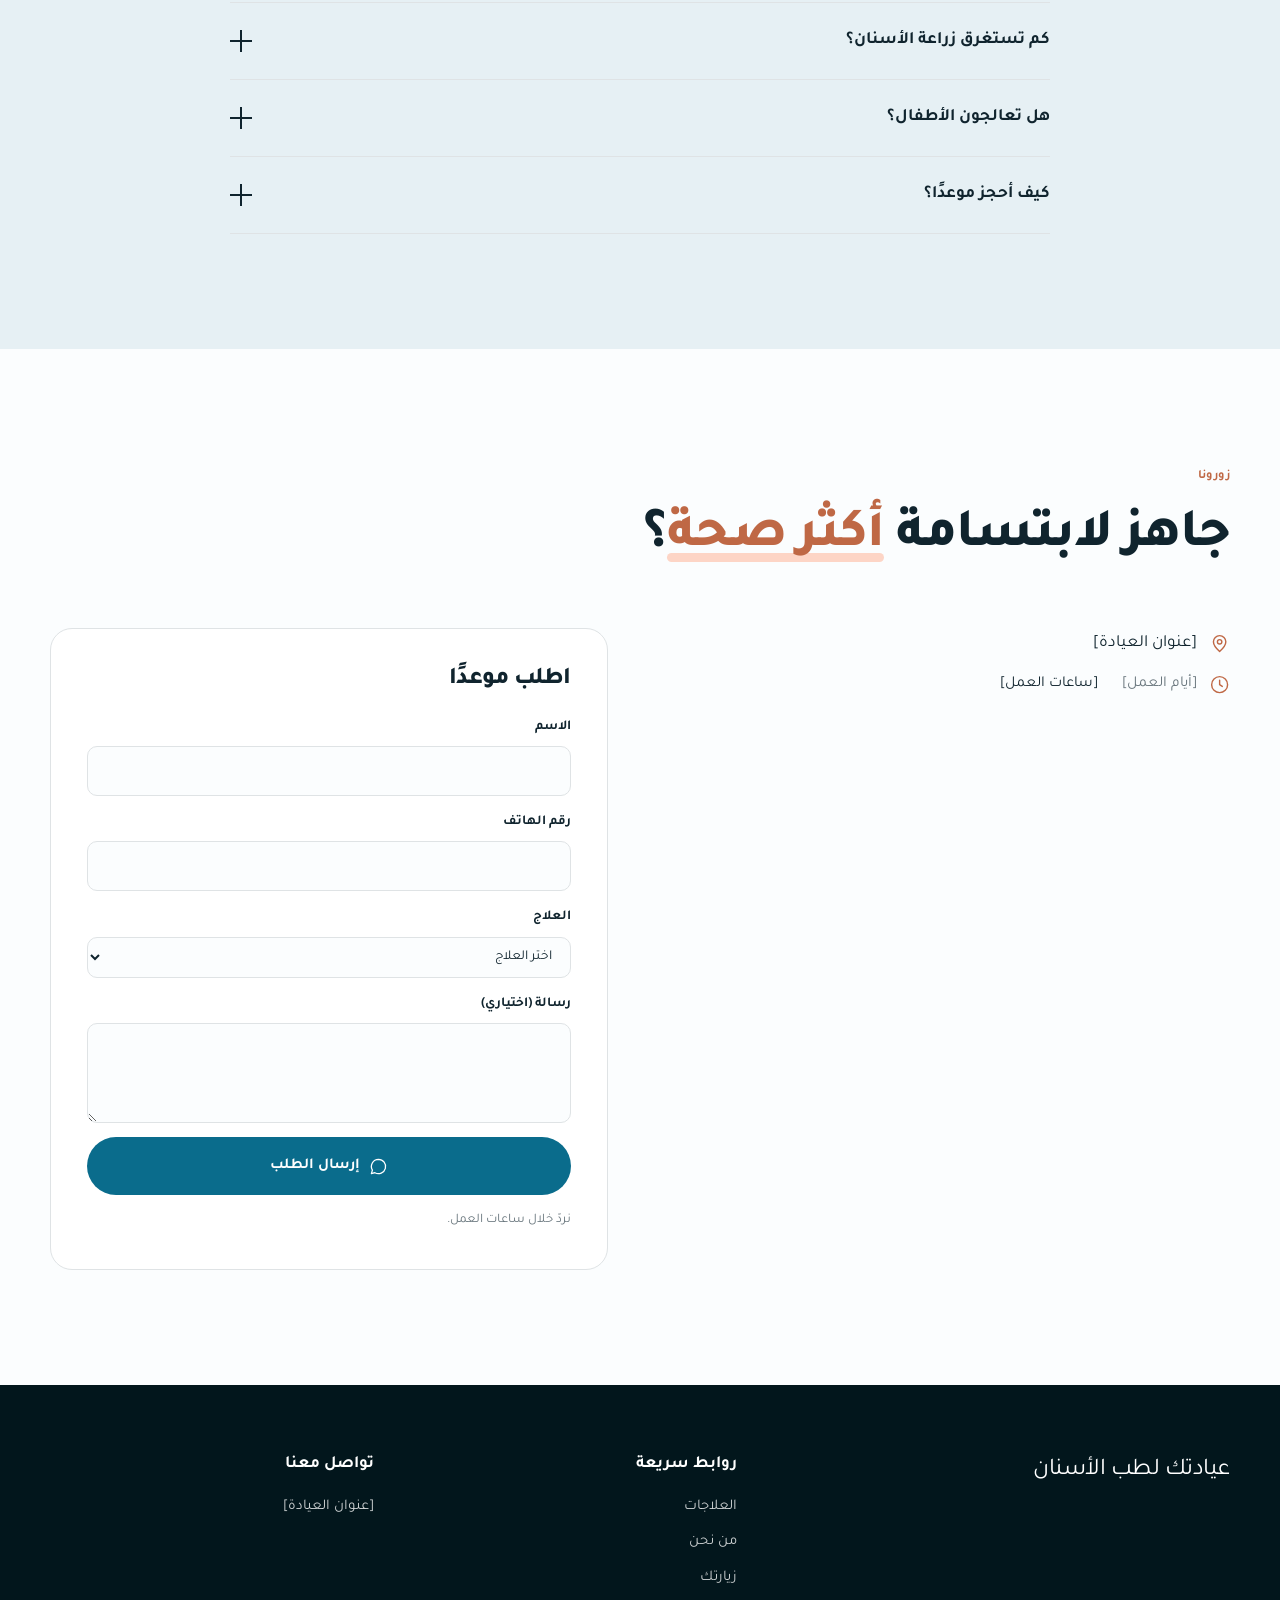
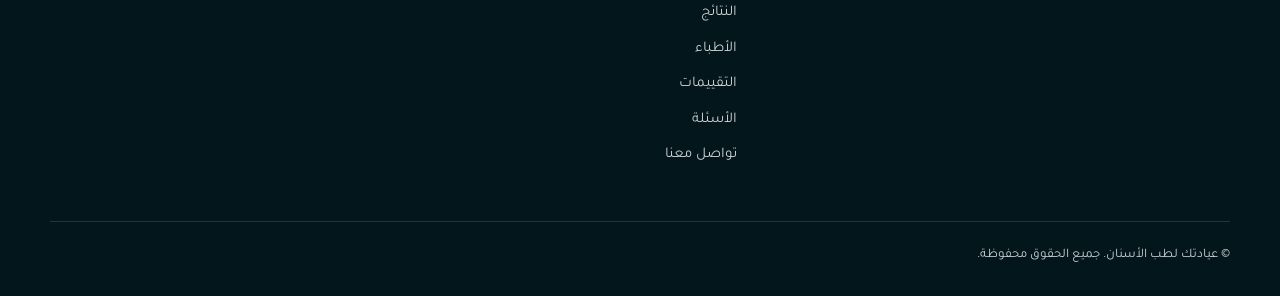
<file: demo-dental/ar/index.html>
<!doctype html>
<html lang="ar" dir="rtl" data-template="dental">
<head>
<meta charset="utf-8">
<meta name="viewport" content="width=device-width,initial-scale=1">
<meta name="robots" content="noindex, nofollow">
<title>عيادتك لطب الأسنان | عيادة أسنان في مدينتك</title>
<meta name="description" content="عيادتك لطب الأسنان عيادة أسنان حديثة في مدينتك: فحوصات، تبييض، زراعة، تقويم وتصميم الابتسامة. احجز زيارتك اليوم.">
<meta name="theme-color" content="#0a6c8c">
<meta property="og:title" content="عيادتك لطب الأسنان | عيادة أسنان في مدينتك">
<meta property="og:description" content="عيادتك لطب الأسنان عيادة أسنان حديثة في مدينتك: فحوصات، تبييض، زراعة، تقويم وتصميم الابتسامة. احجز زيارتك اليوم.">
<link rel="alternate" hreflang="en" href="../"><link rel="preconnect" href="https://fonts.googleapis.com">
<link rel="preconnect" href="https://fonts.gstatic.com" crossorigin>
<link rel="stylesheet" href="https://fonts.googleapis.com/css2?family=Plus+Jakarta+Sans:wght@400;500;600;700;800&amp;display=swap">
<link rel="stylesheet" href="https://fonts.googleapis.com/css2?family=Tajawal:wght@300;400;500;700;800&display=swap"><style>:root{ --primary:#0a6c8c;--primary-deep:#06465b;--primary-soft:#e6f0f4;--primary-mid:#b6d3dc;--primary-ink:#ffffff;--accent:#ff8a5c;--accent-deep:#bf6845;--accent-soft:#ffefe8;--accent-ink:#14181c;--ink:#10242e;--muted:#69767d;--line:#dfe3e5;--bg:#fbfdfe;--bg-alt:#eff6f8;--night:#02161c;--night-2:#032530;--font-display:'Plus Jakarta Sans',sans-serif;--font-body:'Plus Jakarta Sans',sans-serif; }</style>
<link rel="stylesheet" href="../assets/base.css">
<link rel="stylesheet" href="../assets/style.css">
<script>document.documentElement.classList.add('js')</script>
<script type="application/ld+json">{"@context": "https://schema.org", "@type": "Dentist", "name": "عيادتك لطب الأسنان", "address": {"@type": "PostalAddress", "streetAddress": "[عنوان العيادة]", "addressLocality": "مدينتك", "addressCountry": "[الدولة]"}}</script>
</head>
<body>
<a class="skip" href="#main">Skip to content</a>
<div class="concept-banner">معاينة قالب بمحتوى تجريبي. ليست عيادة حقيقية: كل عنصر بين [أقواس] يُستبدل ببيانات العيادة نفسها.</div>

<header class="site-header" data-header>
  <div class="wrap bar">
    <a class="brand" href="../" aria-label="عيادتك لطب الأسنان">
      <span class="brand-name">عيادتك لطب الأسنان</span>
    </a>
    <nav class="nav" id="nav" aria-label="Main">
<a href="#services">العلاجات</a><a href="#why">من نحن</a><a href="#journey">زيارتك</a><a href="#results">النتائج</a><a href="#doctors">الأطباء</a><a href="#reviews">التقييمات</a><a href="#faq">الأسئلة</a><a href="#contact">تواصل معنا</a>    </nav>
    <div class="actions">
<a class="lang" href="../" hreflang="en" lang="en">English</a>      <a class="btn btn-primary btn-sm" href="#contact">احجز الآن</a>
      <button class="burger" type="button" aria-label="القائمة" aria-expanded="false" aria-controls="nav" data-burger><span></span><span></span></button>
    </div>
  </div>
</header>

<main id="main">
<section class="hero" id="top">
  <div class="wrap hero-grid">
    <div class="hero-copy">
      <p class="eyebrow">عيادة أسنان · مدينتك</p>
      <h1>ابتسامات صحية برعاية <em>لطيفة</em></h1>
      <p class="hero-text">طب أسنان عصري في مدينتك مع فريق هادئ وودود: من الفحوصات الدورية إلى تجميل الابتسامة بالكامل.</p>
      <div class="hero-cta">
        <a class="btn btn-accent" href="#contact">احجز الآن</a>
      </div>
      <ul class="chips">
<li><svg class="ic " viewBox="0 0 24 24" aria-hidden="true" fill="none" stroke="currentColor" stroke-width="1.6" stroke-linecap="round" stroke-linejoin="round"><path d="M5 12.5l4.5 4.5L19 7.5"/></svg>رعاية لطيفة تضع المريض أولًا</li><li><svg class="ic " viewBox="0 0 24 24" aria-hidden="true" fill="none" stroke="currentColor" stroke-width="1.6" stroke-linecap="round" stroke-linejoin="round"><path d="M5 12.5l4.5 4.5L19 7.5"/></svg>خطط علاج وأسعار واضحة</li><li><svg class="ic " viewBox="0 0 24 24" aria-hidden="true" fill="none" stroke="currentColor" stroke-width="1.6" stroke-linecap="round" stroke-linejoin="round"><path d="M5 12.5l4.5 4.5L19 7.5"/></svg>معدات رقمية حديثة</li>      </ul>
    </div>
    <div class="hero-art">
      <div class="ph hero-img" role="img" aria-label="عيادتك لطب الأسنان"><svg class="ic " viewBox="0 0 24 24" aria-hidden="true" fill="none" stroke="currentColor" stroke-width="1.6" stroke-linecap="round" stroke-linejoin="round"><path d="M12 6c-1.6-1.4-3.6-2-5.2-1.2C4.6 5.9 4.3 9 5.2 11.6c.7 2 1.5 3.4 1.7 5.9.2 2.3.8 3.1 1.7 3.1 1.6 0 1.3-3.4 3.4-3.4s1.8 3.4 3.4 3.4c.9 0 1.5-.8 1.7-3.1.2-2.5 1-3.9 1.7-5.9.9-2.6.6-5.7-1.6-6.8-1.6-.8-3.6-.2-5.2 1.2z"/></svg></div>
    </div>
  </div>
</section>

<section class="stats-band"><div class="wrap"><ul class="stats ">
  <li class="stat reveal">
    <span class="stat-top"><b class="stat-num" >[00]</b><span class="stat-suffix">+</span></span>
    <span class="stat-label">[سنوات الخبرة]</span>
  </li>
  <li class="stat reveal">
    <span class="stat-top"><b class="stat-num" >[00]</b><span class="stat-suffix">+</span></span>
    <span class="stat-label">[مرضى تم علاجهم]</span>
  </li>
  <li class="stat reveal">
    <span class="stat-top"><b class="stat-num" >[00]</b></span>
    <span class="stat-label">[أخصائيون]</span>
  </li>
</ul></div></section>

<section class="offer"><div class="wrap offer-in">
  <span class="tag">العرض الحالي</span><p>[العرض الحالي إن نشرته العيادة]</p>
  <a class="btn btn-accent btn-sm" href="#contact">احجز الآن</a>
</div></section>

<section class="sec" id="services">
  <div class="wrap">
    <div class="sec-head reveal center">
<p class="eyebrow">العلاجات</p>  <h2>كل ما تحتاجه <em>لابتسامتك</em> تحت سقف واحد</h2>
</div>
    <div class="svc-grid">
      <article class="svc reveal">
        <span class="svc-ic"><svg class="ic " viewBox="0 0 24 24" aria-hidden="true" fill="none" stroke="currentColor" stroke-width="1.6" stroke-linecap="round" stroke-linejoin="round"><path d="M12 6c-1.6-1.4-3.6-2-5.2-1.2C4.6 5.9 4.3 9 5.2 11.6c.7 2 1.5 3.4 1.7 5.9.2 2.3.8 3.1 1.7 3.1 1.6 0 1.3-3.4 3.4-3.4s1.8 3.4 3.4 3.4c.9 0 1.5-.8 1.7-3.1.2-2.5 1-3.9 1.7-5.9.9-2.6.6-5.7-1.6-6.8-1.6-.8-3.6-.2-5.2 1.2z"/></svg></span>
        <h3>الفحص والتنظيف</h3>
        <p>فحص شامل وإزالة الجير والتلميع للحفاظ على صحة اللثة والأسنان.</p>
      </article>
      <article class="svc reveal">
        <span class="svc-ic"><svg class="ic " viewBox="0 0 24 24" aria-hidden="true" fill="none" stroke="currentColor" stroke-width="1.6" stroke-linecap="round" stroke-linejoin="round"><path d="M12 3l1.8 5.2L19 10l-5.2 1.8L12 17l-1.8-5.2L5 10l5.2-1.8z"/><path d="M19 16l.7 2 2 .7-2 .7-.7 2-.7-2-2-.7 2-.7z"/></svg></span>
        <h3>تبييض الأسنان</h3>
        <p>تبييض احترافي وآمن لابتسامة أكثر إشراقًا.</p>
      </article>
      <article class="svc reveal">
        <span class="svc-ic"><svg class="ic " viewBox="0 0 24 24" aria-hidden="true" fill="none" stroke="currentColor" stroke-width="1.6" stroke-linecap="round" stroke-linejoin="round"><path d="M12 3l9 5-9 5-9-5z"/><path d="M3 13l9 5 9-5"/></svg></span>
        <h3>زراعة الأسنان</h3>
        <p>حلول دائمة وطبيعية المظهر للأسنان المفقودة.</p>
      </article>
      <article class="svc reveal">
        <span class="svc-ic"><svg class="ic " viewBox="0 0 24 24" aria-hidden="true" fill="none" stroke="currentColor" stroke-width="1.6" stroke-linecap="round" stroke-linejoin="round"><circle cx="12" cy="12" r="9"/><path d="M8 14c1 1.5 2.4 2.2 4 2.2s3-.7 4-2.2M9 9.5h.01M15 9.5h.01"/></svg></span>
        <h3>التقويم والمقوّمات الشفافة</h3>
        <p>أسنان أكثر انتظامًا بخيارات مريحة وغير ملحوظة للمراهقين والبالغين.</p>
      </article>
      <article class="svc reveal">
        <span class="svc-ic"><svg class="ic " viewBox="0 0 24 24" aria-hidden="true" fill="none" stroke="currentColor" stroke-width="1.6" stroke-linecap="round" stroke-linejoin="round"><path d="M12 3.5l2.6 5.4 5.9.8-4.3 4.1 1 5.9L12 16.9l-5.2 2.8 1-5.9L3.5 9.7l5.9-.8z"/></svg></span>
        <h3>القشور وتصميم الابتسامة</h3>
        <p>قشور وأعمال تجميلية مصممة خصيصًا لتناسب ملامحك.</p>
      </article>
      <article class="svc reveal">
        <span class="svc-ic"><svg class="ic " viewBox="0 0 24 24" aria-hidden="true" fill="none" stroke="currentColor" stroke-width="1.6" stroke-linecap="round" stroke-linejoin="round"><path d="M12 3l8 3v6c0 4.5-3.2 8-8 9-4.8-1-8-4.5-8-9V6z"/><path d="M8.5 12l2.5 2.5 4.5-5"/></svg></span>
        <h3>علاج الجذور</h3>
        <p>علاج مريح يزيل الألم ويحافظ على سنّك الطبيعي.</p>
      </article>
      <article class="svc reveal">
        <span class="svc-ic"><svg class="ic " viewBox="0 0 24 24" aria-hidden="true" fill="none" stroke="currentColor" stroke-width="1.6" stroke-linecap="round" stroke-linejoin="round"><circle cx="12" cy="12" r="9"/><path d="M12 3c-1 1.5-.5 3 1 3M9 14c1 1.2 2 1.7 3 1.7s2-.5 3-1.7M9 10h.01M15 10h.01"/></svg></span>
        <h3>أسنان الأطفال</h3>
        <p>تجربة زيارة أولى ودودة تبني عادات صحية تدوم مدى الحياة.</p>
      </article>
      <article class="svc reveal">
        <span class="svc-ic"><svg class="ic " viewBox="0 0 24 24" aria-hidden="true" fill="none" stroke="currentColor" stroke-width="1.6" stroke-linecap="round" stroke-linejoin="round"><path d="M12 3l10 18H2z"/><path d="M12 10v5M12 18h.01"/></svg></span>
        <h3>الحالات الطارئة</h3>
        <p>مساعدة سريعة لألم الأسنان وكسورها وإصاباتها.</p>
      </article>
    </div>
  </div>
</section>

<section class="sec alt" id="why">
  <div class="wrap why-grid">
    <div class="why-art reveal"><div class="ph why-img" role="img" aria-label="عيادتك لطب الأسنان"><svg class="ic " viewBox="0 0 24 24" aria-hidden="true" fill="none" stroke="currentColor" stroke-width="1.6" stroke-linecap="round" stroke-linejoin="round"><circle cx="12" cy="12" r="9"/><path d="M8 14c1 1.5 2.4 2.2 4 2.2s3-.7 4-2.2M9 9.5h.01M15 9.5h.01"/></svg></div></div>
    <div>
      <div class="sec-head reveal ">
<p class="eyebrow">لماذا نحن</p>  <h2>طب أسنان بتجربة <em>مختلفة</em></h2>
</div>
      <ul class="why-list">
        <li class="reveal"><span class="svc-ic sm"><svg class="ic " viewBox="0 0 24 24" aria-hidden="true" fill="none" stroke="currentColor" stroke-width="1.6" stroke-linecap="round" stroke-linejoin="round"><path d="M12 20s-7-4.4-7-10a4 4 0 017-2.6A4 4 0 0119 10c0 5.6-7 10-7 10z"/></svg></span><div><h3>أسلوب لطيف</h3><p>نشرح كل خطوة ونسير بوتيرتك.</p></div></li>
        <li class="reveal"><span class="svc-ic sm"><svg class="ic " viewBox="0 0 24 24" aria-hidden="true" fill="none" stroke="currentColor" stroke-width="1.6" stroke-linecap="round" stroke-linejoin="round"><path d="M4 8V5a1 1 0 011-1h3M16 4h3a1 1 0 011 1v3M20 16v3a1 1 0 01-1 1h-3M8 20H5a1 1 0 01-1-1v-3M4 12h16"/></svg></span><div><h3>تشخيص رقمي</h3><p>أشعة ومسح رقمي لتخطيط أدق وأسرع.</p></div></li>
        <li class="reveal"><span class="svc-ic sm"><svg class="ic " viewBox="0 0 24 24" aria-hidden="true" fill="none" stroke="currentColor" stroke-width="1.6" stroke-linecap="round" stroke-linejoin="round"><path d="M5 12.5l4.5 4.5L19 7.5"/></svg></span><div><h3>خطط واضحة</h3><p>خطة وتكلفة مكتوبة قبل بدء أي علاج.</p></div></li>
        <li class="reveal"><span class="svc-ic sm"><svg class="ic " viewBox="0 0 24 24" aria-hidden="true" fill="none" stroke="currentColor" stroke-width="1.6" stroke-linecap="round" stroke-linejoin="round"><path d="M12 3l8 3v6c0 4.5-3.2 8-8 9-4.8-1-8-4.5-8-9V6z"/><path d="M8.5 12l2.5 2.5 4.5-5"/></svg></span><div><h3>تعقيم صارم</h3><p>بروتوكولات تعقيم تراها وتثق بها.</p></div></li>
        <li class="reveal"><span class="svc-ic sm"><svg class="ic " viewBox="0 0 24 24" aria-hidden="true" fill="none" stroke="currentColor" stroke-width="1.6" stroke-linecap="round" stroke-linejoin="round"><circle cx="12" cy="12" r="9"/><path d="M12 7v5l3 2"/></svg></span><div><h3>مواعيد مريحة</h3><p>مواعيد تناسب عملك وعائلتك.</p></div></li>
        <li class="reveal"><span class="svc-ic sm"><svg class="ic " viewBox="0 0 24 24" aria-hidden="true" fill="none" stroke="currentColor" stroke-width="1.6" stroke-linecap="round" stroke-linejoin="round"><circle cx="12" cy="8" r="4"/><path d="M4 21c0-4 3.5-6 8-6s8 2 8 6"/></svg></span><div><h3>رعاية للعائلة</h3><p>من الأطفال إلى كبار السن في مكان واحد.</p></div></li>
      </ul>
    </div>
  </div>
</section>

<section class="sec" id="journey">
  <div class="wrap">
    <div class="sec-head reveal center">
<p class="eyebrow">زيارتك</p>  <h2>ماذا تتوقع في <em>زيارتك الأولى</em></h2>
</div>
    <ol class="journey journey-dental">
  <li class="jstep reveal">
    <span class="jnum">01</span>
    <h3>احجز</h3>
    <p>اتصل أو راسلنا عبر واتساب أو استخدم النموذج أدناه.</p>
  </li>
  <li class="jstep reveal">
    <span class="jnum">02</span>
    <h3>افحص</h3>
    <p>فحص شامل مع أشعة رقمية عند الحاجة.</p>
  </li>
  <li class="jstep reveal">
    <span class="jnum">03</span>
    <h3>خطّط</h3>
    <p>نشرح لك الخيارات والمدة والتكلفة.</p>
  </li>
  <li class="jstep reveal">
    <span class="jnum">04</span>
    <h3>ابتسم</h3>
    <p>علاج مريح وجدول متابعة يناسبك.</p>
  </li>
</ol>
  </div>
</section>

<section class="sec alt" id="results">
  <div class="wrap">
    <div class="sec-head reveal center">
<p class="eyebrow">نتائج الابتسامة</p>  <h2>شاهد <em>الفرق</em></h2>
</div>
    <div class="ba-wrap">
  <figure class="ba reveal" data-ba style="--pos:50%">
    <div class="ba-stage">
      <div class="ba-layer ba-after"><div class="ph ba-img" role="img" aria-label="بعد [العلاج]"><svg class="ic " viewBox="0 0 24 24" aria-hidden="true" fill="none" stroke="currentColor" stroke-width="1.6" stroke-linecap="round" stroke-linejoin="round"><path d="M12 3l1.8 5.2L19 10l-5.2 1.8L12 17l-1.8-5.2L5 10l5.2-1.8z"/><path d="M19 16l.7 2 2 .7-2 .7-.7 2-.7-2-2-.7 2-.7z"/></svg></div></div>
      <div class="ba-layer ba-before"><div class="ph ba-img" role="img" aria-label="قبل [العلاج]"><svg class="ic " viewBox="0 0 24 24" aria-hidden="true" fill="none" stroke="currentColor" stroke-width="1.6" stroke-linecap="round" stroke-linejoin="round"><path d="M12 3l9 5-9 5-9-5z"/><path d="M3 13l9 5 9-5"/></svg></div></div>
      <span class="ba-tag ba-tag-b">قبل</span><span class="ba-tag ba-tag-a">بعد</span>
      <span class="ba-handle" aria-hidden="true"></span>
      <input type="range" min="0" max="100" value="50" aria-label="اسحب للمقارنة">
    </div>
    <figcaption><b>[العلاج]</b> · اسحب للمقارنة</figcaption>
  </figure>
</div>
<p class="fine">تختلف النتائج من شخص لآخر. تُعرض بموافقة المرضى.</p>
  </div>
</section>

<section class="sec tech" id="technology">
  <div class="wrap tech-grid">
    <div>
      <p class="eyebrow">التقنيات</p>
      <h2>أدوات حديثة لرعاية <em>دقيقة</em> ومريحة</h2>
      <p class="lead">تساعدنا التقنية على التشخيص المبكر والتخطيط الأفضل وجعل العلاج أسرع وأكثر راحة.</p>
    </div>
    <ul class="tech-points">
<li class="reveal"><svg class="ic " viewBox="0 0 24 24" aria-hidden="true" fill="none" stroke="currentColor" stroke-width="1.6" stroke-linecap="round" stroke-linejoin="round"><path d="M5 12.5l4.5 4.5L19 7.5"/></svg>أشعة رقمية</li><li class="reveal"><svg class="ic " viewBox="0 0 24 24" aria-hidden="true" fill="none" stroke="currentColor" stroke-width="1.6" stroke-linecap="round" stroke-linejoin="round"><path d="M5 12.5l4.5 4.5L19 7.5"/></svg>مسح ثلاثي الأبعاد للفم</li><li class="reveal"><svg class="ic " viewBox="0 0 24 24" aria-hidden="true" fill="none" stroke="currentColor" stroke-width="1.6" stroke-linecap="round" stroke-linejoin="round"><path d="M5 12.5l4.5 4.5L19 7.5"/></svg>معاينة تصميم الابتسامة</li><li class="reveal"><svg class="ic " viewBox="0 0 24 24" aria-hidden="true" fill="none" stroke="currentColor" stroke-width="1.6" stroke-linecap="round" stroke-linejoin="round"><path d="M5 12.5l4.5 4.5L19 7.5"/></svg>تقنيات تخدير بلا ألم</li>    </ul>
  </div>
</section>

<section class="sec" id="doctors">
  <div class="wrap">
    <div class="sec-head reveal ">
<p class="eyebrow">أطباؤنا</p>  <h2>تعرّف على <em>الفريق</em></h2>
</div>
    <div class="docs ">
  <article class="doc reveal">
    <div class="doc-photo">
<div class="ph ph-person"><span>[ا</span></div>    </div>
    <div class="doc-body">
      <h3>[اسم الطبيب]</h3>
<p class="doc-title">[المسمى]</p><p class="doc-cred">[المؤهلات المنشورة]</p><p class="doc-bio">[نبذة قصيرة بكلمات الطبيب المنشورة.]</p>    </div>
  </article>
  <article class="doc reveal">
    <div class="doc-photo">
<div class="ph ph-person"><span>[ا</span></div>    </div>
    <div class="doc-body">
      <h3>[اسم الطبيب]</h3>
<p class="doc-title">[المسمى]</p><p class="doc-cred">[المؤهلات المنشورة]</p>    </div>
  </article>
</div>
  </div>
</section>

<section class="sec slim alt"><div class="wrap">
  <p class="eyebrow center">التأمين والدفع</p>
  <ul class="pills"><li>[Insurance partner]</li><li>[Insurance partner]</li><li>[Payment option]</li></ul>
</div></section>

<section class="sec" id="reviews">
  <div class="wrap">
    <div class="sec-head reveal ">
<p class="eyebrow">آراء المرضى</p>  <h2>ابتسامات <em>نفخر</em> بها</h2>
</div>
    <div class="carousel" data-carousel>
  <div class="car-track" tabindex="0">
    <figure class="review reveal">
      <span class="stars" role="img" aria-label="5 / 5"><span class="on">★</span><span class="on">★</span><span class="on">★</span><span class="on">★</span><span class="on">★</span></span>
      <blockquote>[نص تقييم جوجل الحقيقي هنا.]</blockquote>
      <figcaption><b>[اسم المراجع]</b><span>[Google]</span></figcaption>
    </figure>
    <figure class="review reveal">
      <span class="stars" role="img" aria-label="5 / 5"><span class="on">★</span><span class="on">★</span><span class="on">★</span><span class="on">★</span><span class="on">★</span></span>
      <blockquote>[نص تقييم جوجل الحقيقي هنا.]</blockquote>
      <figcaption><b>[اسم المراجع]</b><span>[Google]</span></figcaption>
    </figure>
  </div>
  <div class="car-nav">
    <button type="button" data-prev aria-label="السابق"><svg class="ic " viewBox="0 0 24 24" aria-hidden="true" fill="none" stroke="currentColor" stroke-width="1.6" stroke-linecap="round" stroke-linejoin="round"><path d="M5 12h14M13 6l6 6-6 6"/></svg></button>
    <button type="button" data-next aria-label="التالي"><svg class="ic " viewBox="0 0 24 24" aria-hidden="true" fill="none" stroke="currentColor" stroke-width="1.6" stroke-linecap="round" stroke-linejoin="round"><path d="M5 12h14M13 6l6 6-6 6"/></svg></button>
  </div>
</div>
  </div>
</section>

<section class="sec alt" id="faq">
  <div class="wrap">
    <div class="sec-head reveal center">
  <h2>أسئلتكم، <em>بإجاباتها</em></h2>
</div>
    <div class="faq">
  <details class="faq-item reveal" open>
    <summary>كم مرة يجب أن أزور طبيب الأسنان؟<span class="faq-plus" aria-hidden="true"></span></summary>
    <div class="faq-a"><p>يستفيد معظم الناس من فحص وتنظيف كل ستة أشهر. سنوصي بجدول يناسب صحة فمك.</p></div>
  </details>
  <details class="faq-item reveal" >
    <summary>هل تبييض الأسنان آمن؟<span class="faq-plus" aria-hidden="true"></span></summary>
    <div class="faq-a"><p>التبييض الاحترافي آمن بعد الفحص. نتحقق من اللثة والمينا أولًا.</p></div>
  </details>
  <details class="faq-item reveal" >
    <summary>هل العلاج مؤلم؟<span class="faq-plus" aria-hidden="true"></span></summary>
    <div class="faq-a"><p>نستخدم تخديرًا حديثًا وتقنيات لطيفة لتبقى مرتاحًا. أخبرنا إن شعرت بالقلق وسنتمهل.</p></div>
  </details>
  <details class="faq-item reveal" >
    <summary>كم تستغرق زراعة الأسنان؟<span class="faq-plus" aria-hidden="true"></span></summary>
    <div class="faq-a"><p>يعتمد ذلك على صحة العظم والخطة، وغالبًا عدة أشهر حتى التاج النهائي. سنقدّم لك جدولًا واضحًا.</p></div>
  </details>
  <details class="faq-item reveal" >
    <summary>هل تعالجون الأطفال؟<span class="faq-plus" aria-hidden="true"></span></summary>
    <div class="faq-a"><p>نعم، نرحّب بالأطفال ونجعل الزيارة الأولى مريحة وممتعة.</p></div>
  </details>
  <details class="faq-item reveal" >
    <summary>كيف أحجز موعدًا؟<span class="faq-plus" aria-hidden="true"></span></summary>
    <div class="faq-a"><p>اتصل بنا أو راسلنا على واتساب أو استخدم نموذج الطلب في هذه الصفحة وسنؤكد الموعد.</p></div>
  </details>
</div>
  </div>
</section>

<section class="sec" id="contact">
  <div class="wrap">
    <div class="sec-head reveal ">
<p class="eyebrow">زورونا</p>  <h2>جاهز لابتسامة <em>أكثر صحة</em>؟</h2>
</div>
    <div class="contact-grid">
  <div class="contact-info reveal">
    <div class="loc">
<p class="loc-row"><svg class="ic " viewBox="0 0 24 24" aria-hidden="true" fill="none" stroke="currentColor" stroke-width="1.6" stroke-linecap="round" stroke-linejoin="round"><path d="M12 21s7-6.2 7-11a7 7 0 10-14 0c0 4.8 7 11 7 11z"/><circle cx="12" cy="10" r="2.5"/></svg><span>[عنوان العيادة]</span></p><div class="loc-row"><svg class="ic " viewBox="0 0 24 24" aria-hidden="true" fill="none" stroke="currentColor" stroke-width="1.6" stroke-linecap="round" stroke-linejoin="round"><circle cx="12" cy="12" r="9"/><path d="M12 7v5l3 2"/></svg><div><dl class="hours"><div><dt>[أيام العمل]</dt><dd>[ساعات العمل]</dd></div></dl></div></div>    </div>
  </div>
  <form class="form reveal" data-wa-form="" data-msg="مرحبًا عيادتك لطب الأسنان، أرغب بحجز موعد. الاسم: {n}. الهاتف: {p}. العلاج: {s}. {m}" data-live="false" data-demo-note="هذا تصور لموقع إلكتروني، لذلك النموذج غير مفعّل.">
    <h3>اطلب موعدًا</h3>
    <label><span>الاسم</span><input name="n" required autocomplete="name"></label>
    <label><span>رقم الهاتف</span><input name="p" type="tel" required autocomplete="tel" dir="ltr"></label>
    <label><span>العلاج</span>
      <select name="s"><option value="">اختر العلاج</option><option>الفحص والتنظيف</option><option>تبييض الأسنان</option><option>زراعة الأسنان</option><option>التقويم والمقوّمات الشفافة</option><option>القشور وتصميم الابتسامة</option><option>علاج الجذور</option><option>أسنان الأطفال</option><option>الحالات الطارئة</option></select>
    </label>
    <label><span>رسالة (اختياري)</span><textarea name="m" rows="3"></textarea></label>
    <button class="btn btn-primary" type="submit"><svg class="ic " viewBox="0 0 24 24" aria-hidden="true" fill="none" stroke="currentColor" stroke-width="1.6" stroke-linecap="round" stroke-linejoin="round"><path d="M12 3a9 9 0 00-7.7 13.6L3 21l4.5-1.2A9 9 0 1012 3z"/></svg> إرسال الطلب</button>
    <p class="fine form-status" role="status">نردّ خلال ساعات العمل.</p>
  </form>
</div>
  </div>
</section>
</main>

<footer class="site-footer">
  <div class="wrap foot-grid">
    <div class="foot-brand">
      <p class="brand-name">عيادتك لطب الأسنان</p>
    </div>
    <div>
      <p class="foot-h">روابط سريعة</p>
      <ul><li><a href="#services">العلاجات</a></li><li><a href="#why">من نحن</a></li><li><a href="#journey">زيارتك</a></li><li><a href="#results">النتائج</a></li><li><a href="#doctors">الأطباء</a></li><li><a href="#reviews">التقييمات</a></li><li><a href="#faq">الأسئلة</a></li><li><a href="#contact">تواصل معنا</a></li></ul>
    </div>
    <div>
      <p class="foot-h">تواصل معنا</p>
      <ul>
<li>[عنوان العيادة]</li>      </ul>
    </div>
  </div>
  <div class="wrap foot-base">
    <span>© عيادتك لطب الأسنان. جميع الحقوق محفوظة.</span>
  </div>
</footer>

<div class="wa" data-wa>
  <div class="wa-pop" id="wa-pop" hidden>
    <div class="wa-head"><b>عيادتك لطب الأسنان</b><span>نردّ عادةً خلال دقائق</span></div>
    <div class="wa-body">
      <p class="wa-bubble">أهلًا بك! كيف يمكننا مساعدتك اليوم؟</p>
      <a class="wa-quick" href="#contact">حجز موعد</a>
      <a class="wa-quick" href="#contact">الاستفسار عن الأسعار</a>
      <a class="wa-open" href="#contact"><svg class="ic " viewBox="0 0 24 24" aria-hidden="true" fill="none" stroke="currentColor" stroke-width="1.6" stroke-linecap="round" stroke-linejoin="round"><path d="M12 3a9 9 0 00-7.7 13.6L3 21l4.5-1.2A9 9 0 1012 3z"/></svg> افتح محادثة واتساب</a>
    </div>
  </div>
  <button class="wa-btn" type="button" aria-label="WhatsApp" aria-expanded="false" aria-controls="wa-pop" data-wa-toggle><svg class="ic " viewBox="0 0 24 24" aria-hidden="true" fill="none" stroke="currentColor" stroke-width="1.6" stroke-linecap="round" stroke-linejoin="round"><path d="M12 3a9 9 0 00-7.7 13.6L3 21l4.5-1.2A9 9 0 1012 3z"/></svg></button>
</div>
<script src="../assets/app.js" defer></script>
</body>
</html>
</file>
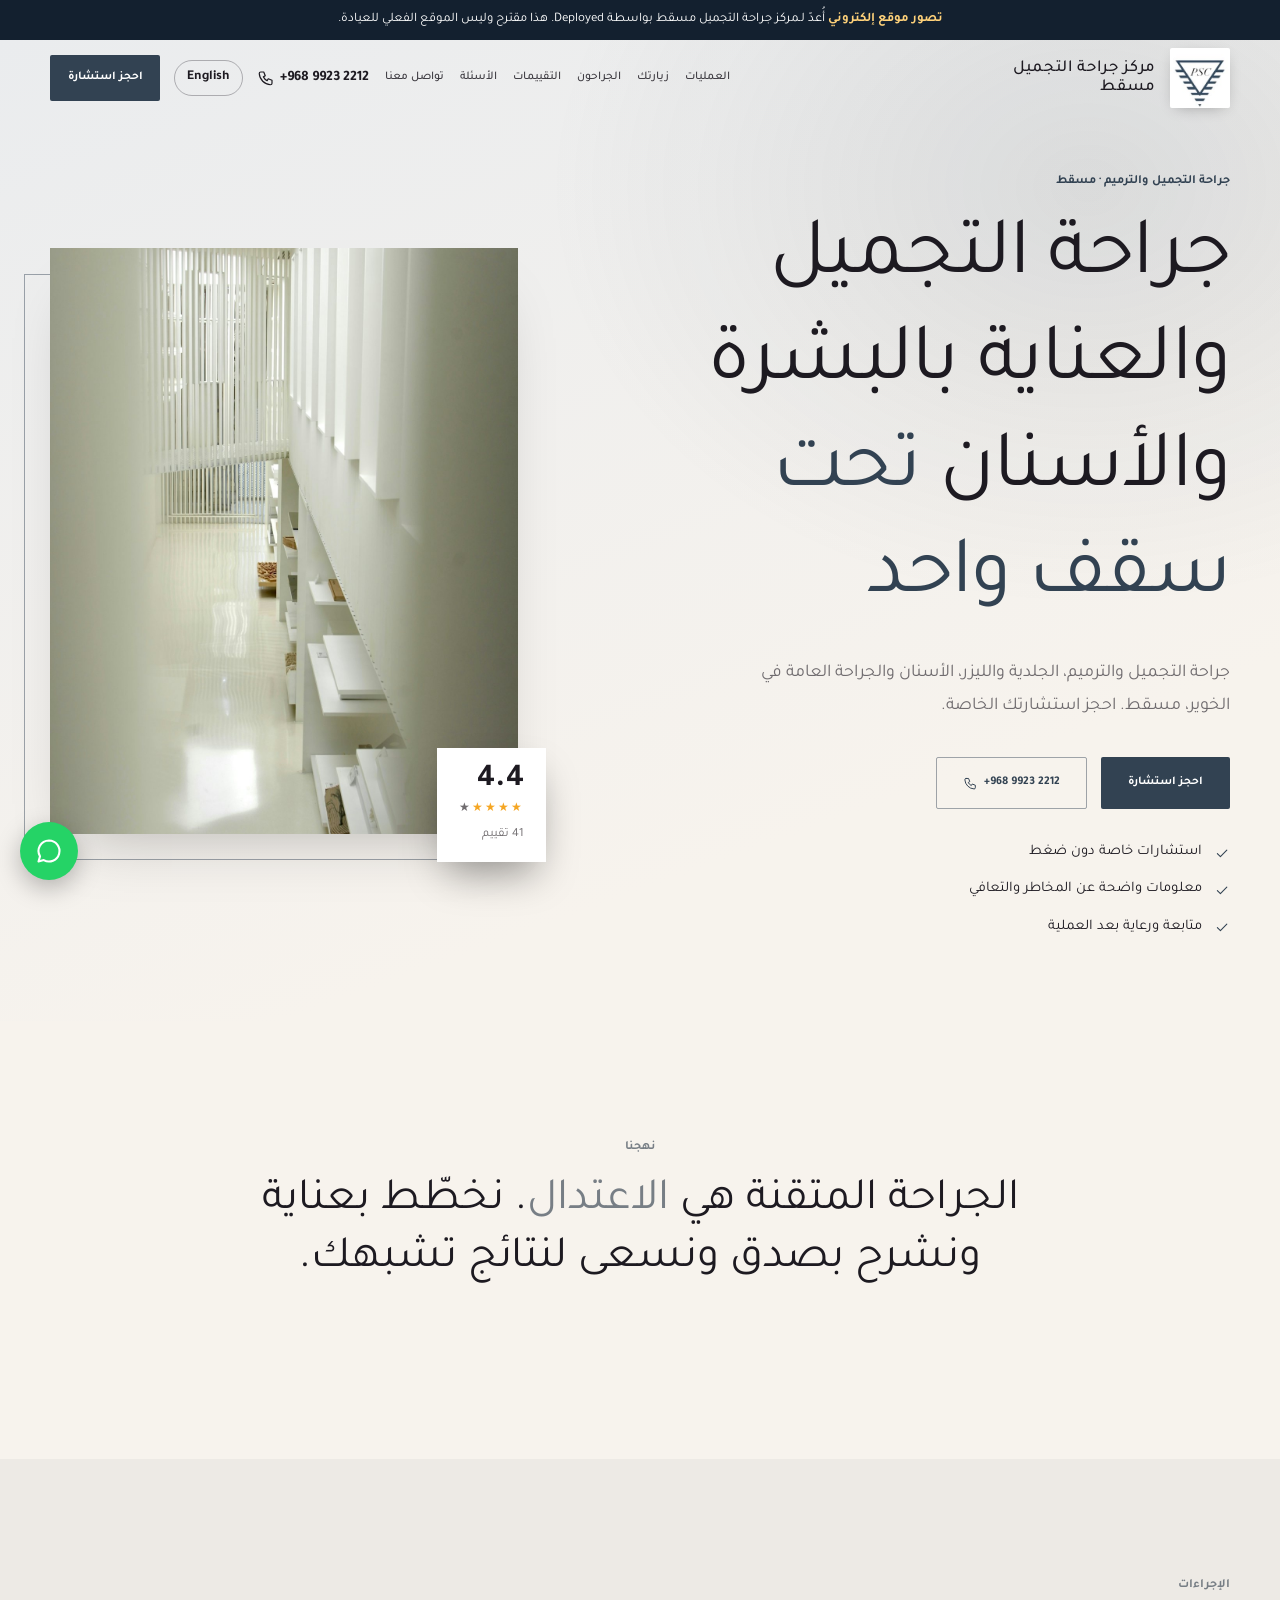
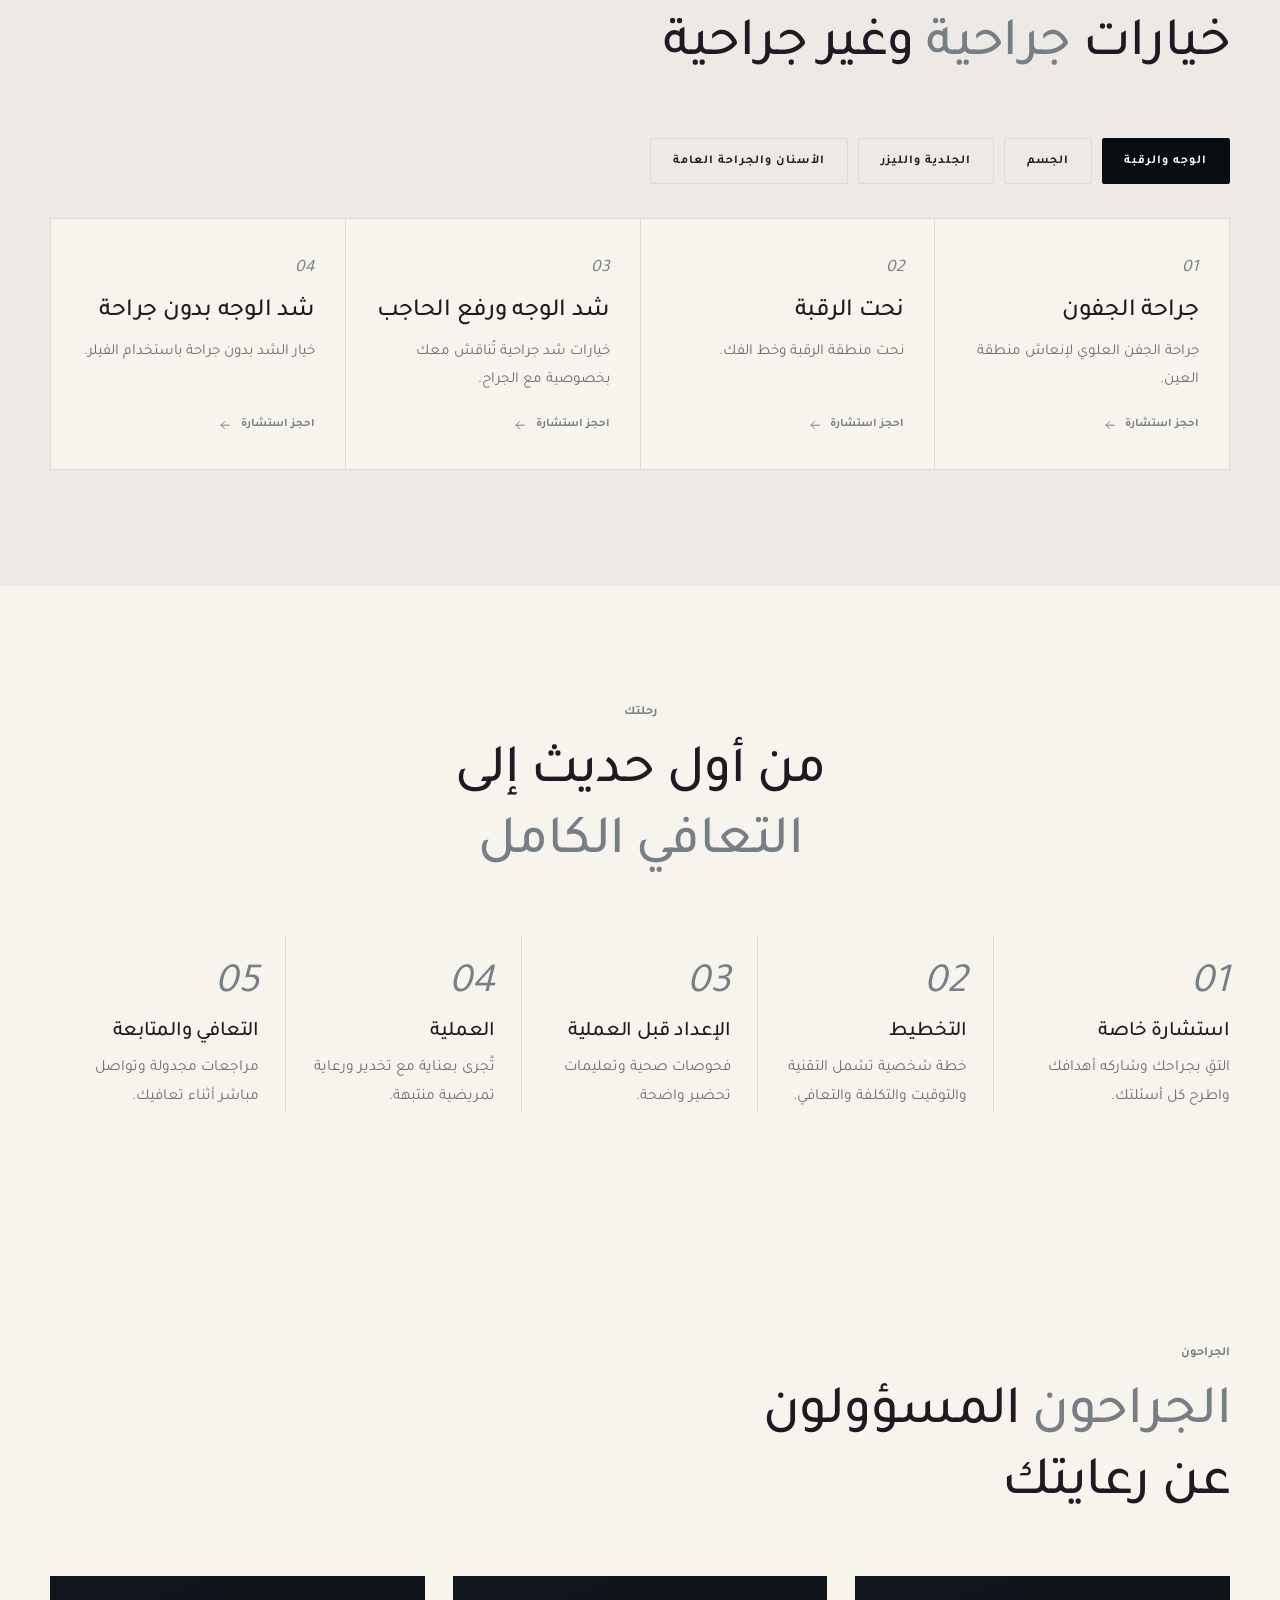
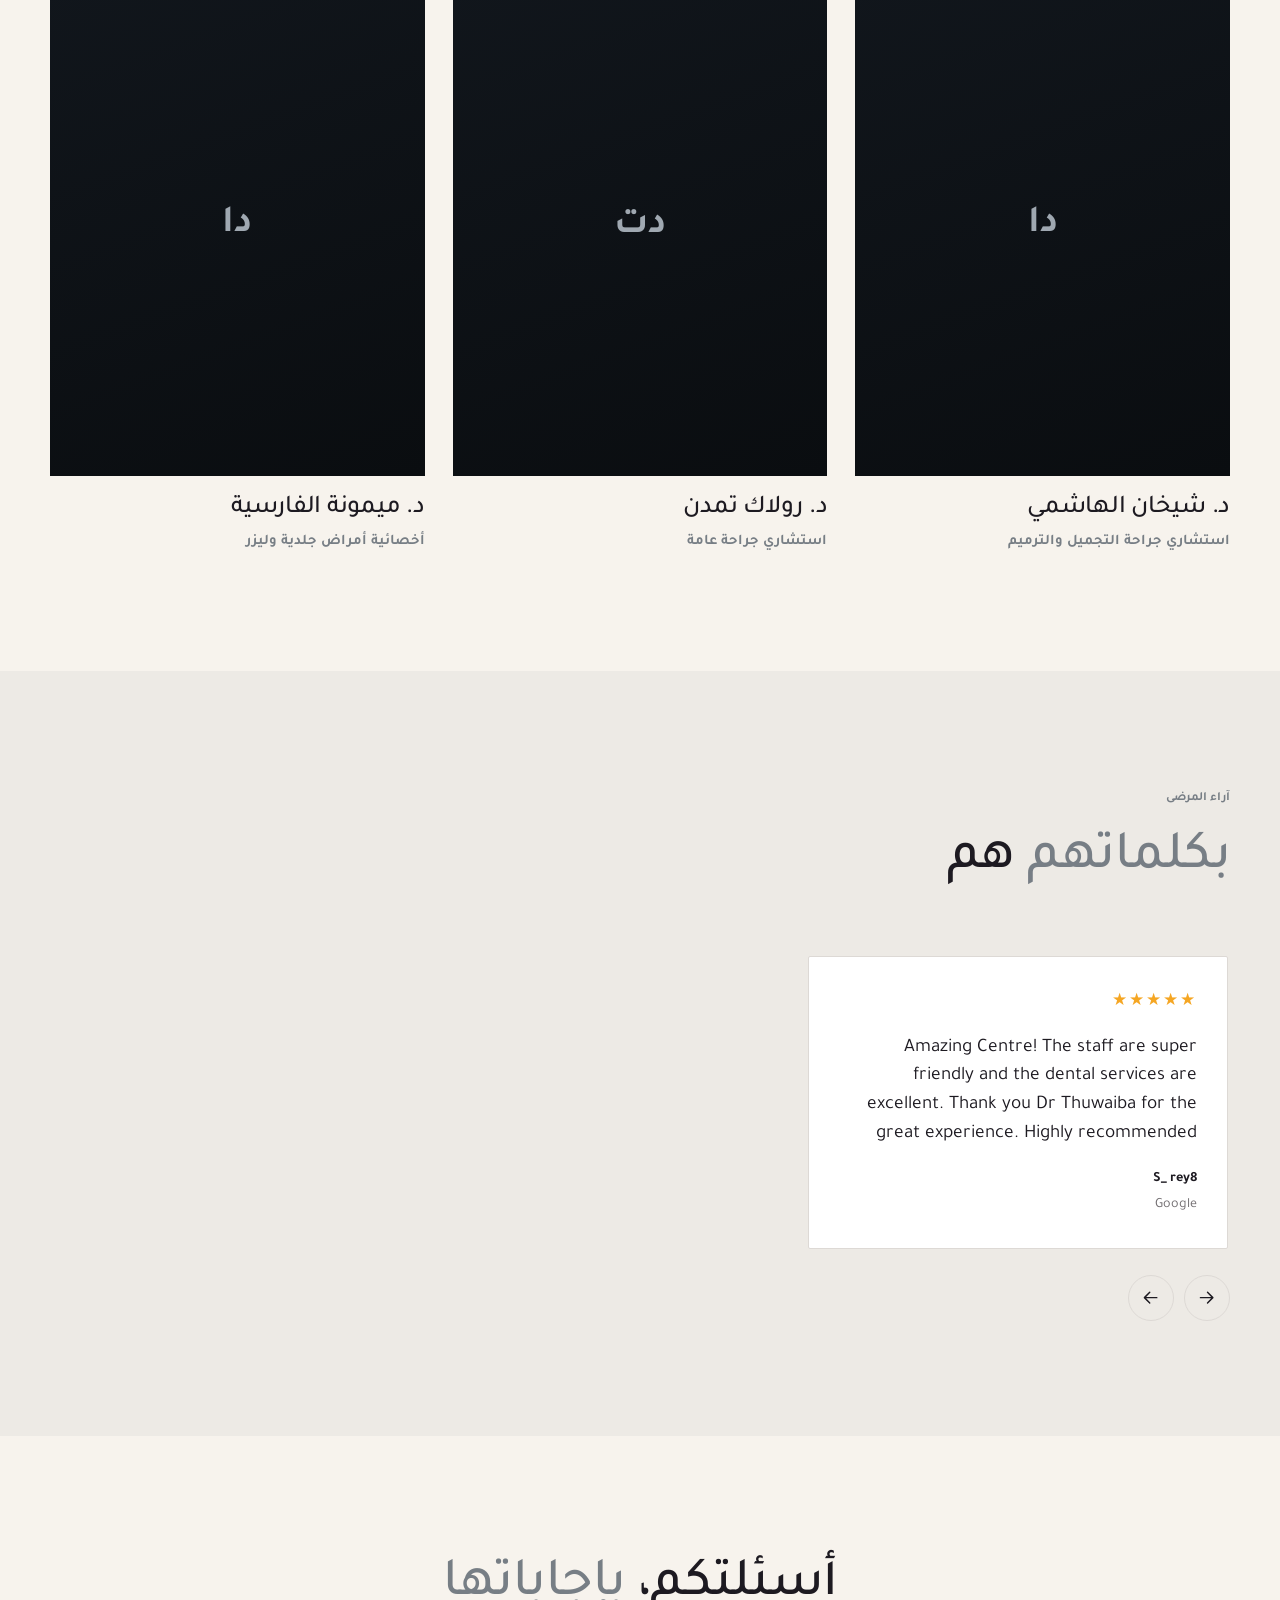
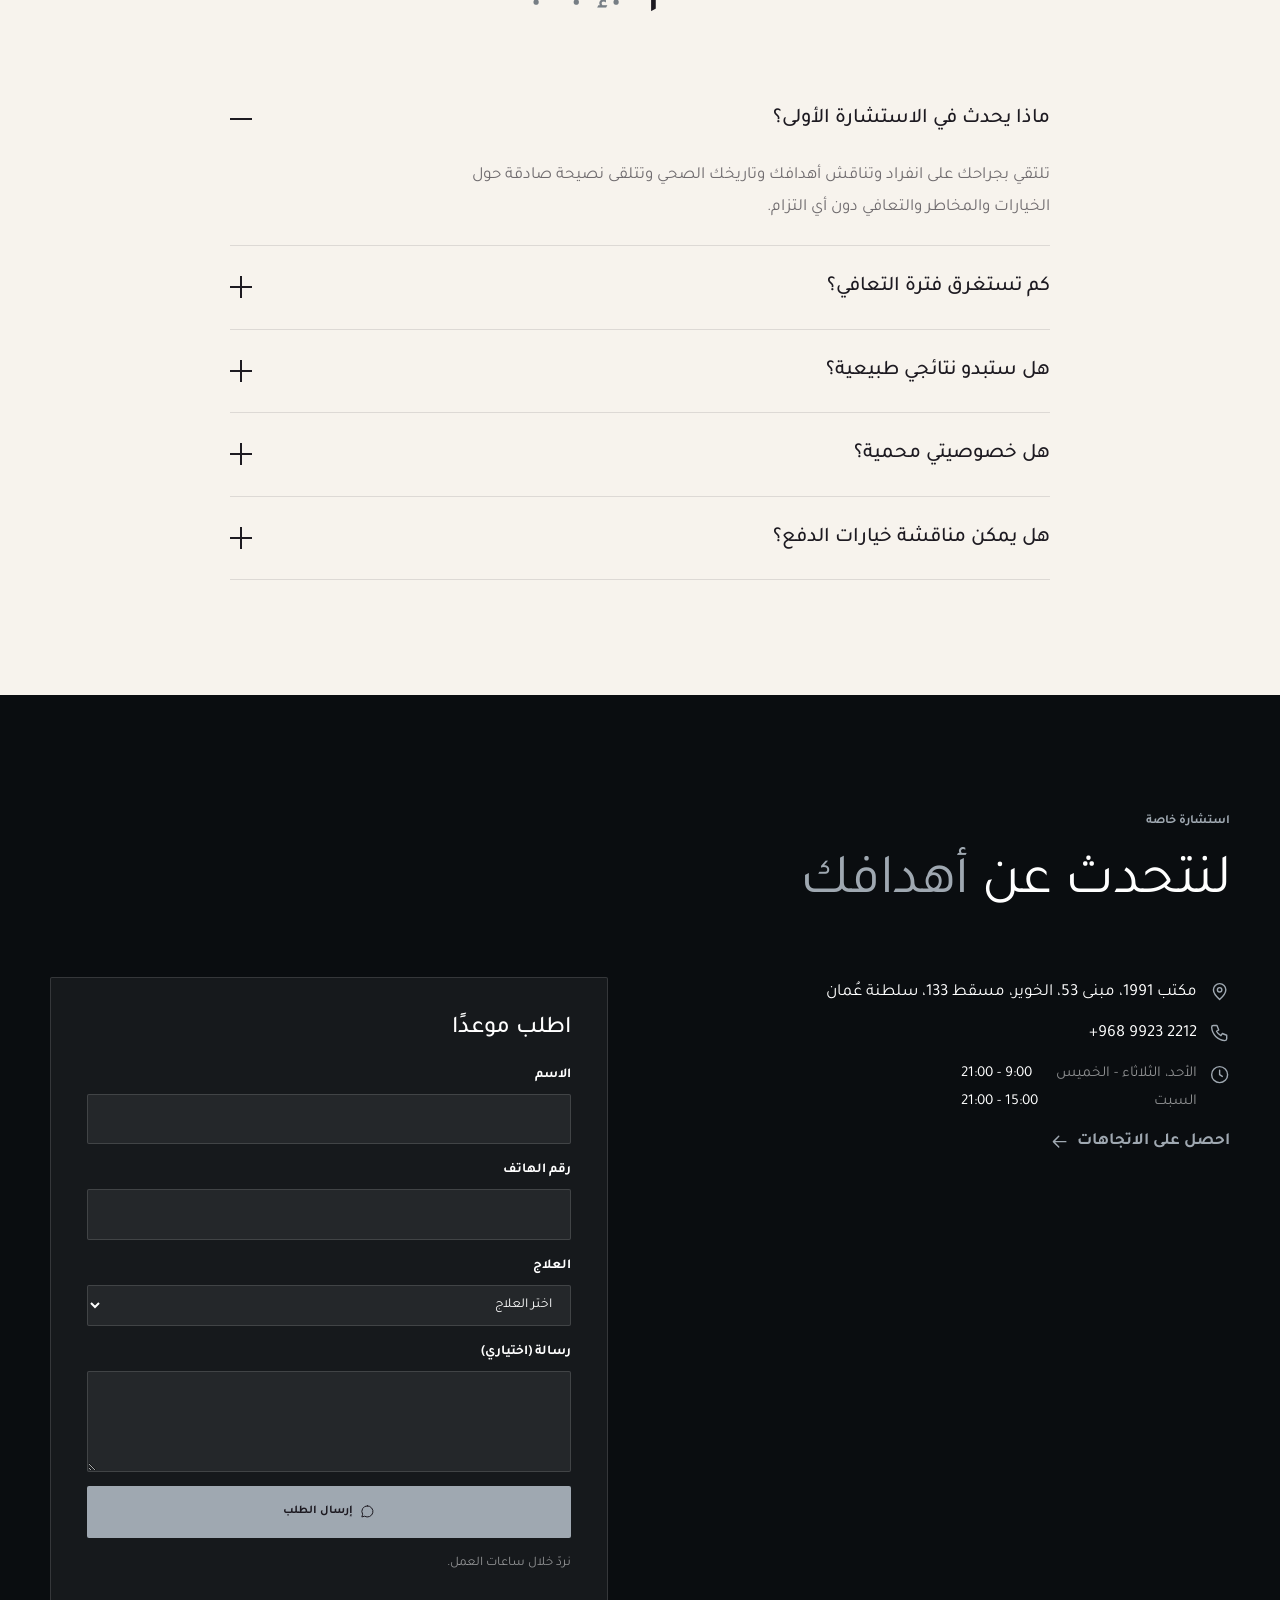
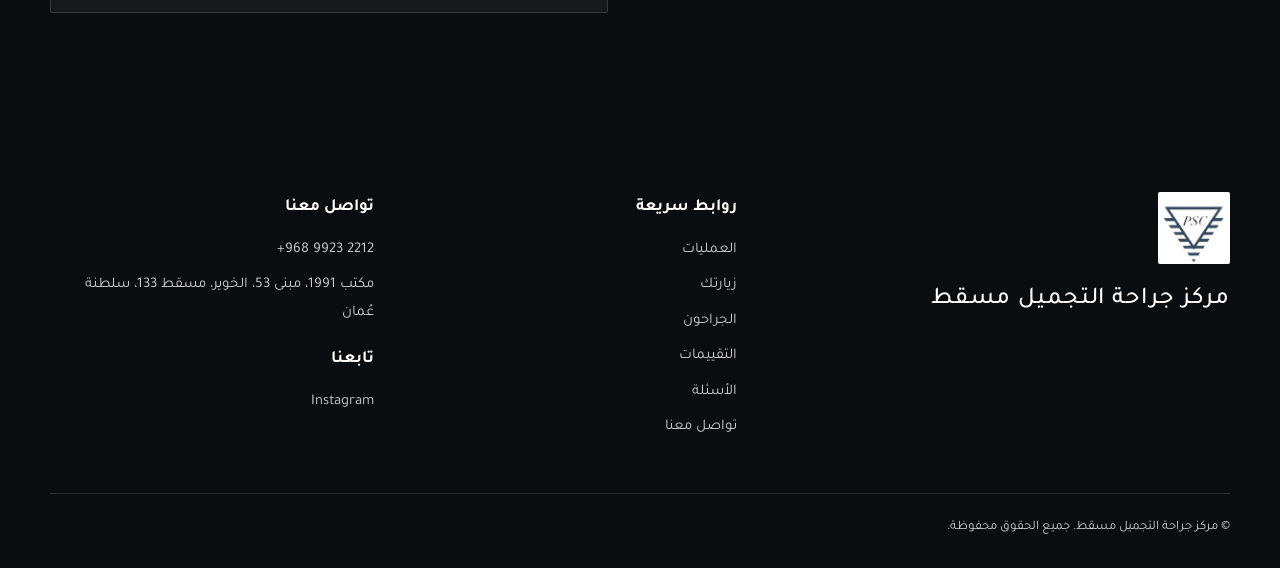
<file: plastic-surgery-centre-muscat-c0ze/ar/index.html>
<!doctype html>
<html lang="ar" dir="rtl" data-template="cosmetic-surgery">
<head>
<meta charset="utf-8">
<meta name="viewport" content="width=device-width,initial-scale=1">
<meta name="robots" content="noindex, nofollow">
<title>مركز جراحة التجميل مسقط | جراحة التجميل في مسقط</title>
<meta name="description" content="تقدّم مركز جراحة التجميل مسقط إجراءات التجميل الجراحية وغير الجراحية في مسقط مع استشارات خاصة ومعلومات واضحة ومتابعة شخصية.">
<meta name="theme-color" content="#324252">
<meta property="og:title" content="مركز جراحة التجميل مسقط | جراحة التجميل في مسقط">
<meta property="og:description" content="تقدّم مركز جراحة التجميل مسقط إجراءات التجميل الجراحية وغير الجراحية في مسقط مع استشارات خاصة ومعلومات واضحة ومتابعة شخصية.">
<link rel="alternate" hreflang="en" href="../"><link rel="preconnect" href="https://fonts.googleapis.com">
<link rel="preconnect" href="https://fonts.gstatic.com" crossorigin>
<link rel="stylesheet" href="https://fonts.googleapis.com/css2?family=Playfair+Display:ital,wght@0,400;0,500;0,600;1,400;1,500&amp;family=DM+Sans:wght@300;400;500;600&amp;display=swap">
<link rel="stylesheet" href="https://fonts.googleapis.com/css2?family=Tajawal:wght@300;400;500;700;800&display=swap"><style>:root{ --primary:#324252;--primary-deep:#202b35;--primary-soft:#eaecee;--primary-mid:#c2c6cb;--primary-ink:#ffffff;--accent:#9fa8b1;--accent-deep:#777e85;--accent-soft:#f2f3f4;--accent-ink:#14181c;--ink:#1d1a21;--muted:#706c6f;--line:#ddd9d5;--bg:#f7f3ed;--bg-alt:#edeae5;--night:#0a0d10;--night-2:#11161c;--font-display:'Playfair Display',Georgia,serif;--font-body:'DM Sans',system-ui,sans-serif; }</style>
<link rel="stylesheet" href="../assets/base.css">
<link rel="stylesheet" href="../assets/style.css">
<script>document.documentElement.classList.add('js')</script>
<script type="application/ld+json">{"@context": "https://schema.org", "@type": "MedicalClinic", "name": "مركز جراحة التجميل مسقط", "telephone": "+968 9923 2212", "address": {"@type": "PostalAddress", "streetAddress": "مكتب 1991، مبنى 53، الخوير، مسقط 133، سلطنة عُمان", "addressLocality": "مسقط", "addressCountry": "سلطنة عُمان"}, "aggregateRating": {"@type": "AggregateRating", "ratingValue": "4.4", "reviewCount": "41"}}</script>
</head>
<body>
<a class="skip" href="#main">Skip to content</a>
<div class="concept-banner"><strong>تصور موقع إلكتروني</strong> أُعدّ لـمركز جراحة التجميل مسقط بواسطة Deployed. هذا مقترح وليس الموقع الفعلي للعيادة.</div>

<header class="site-header" data-header>
  <div class="wrap bar">
    <a class="brand" href="../" aria-label="مركز جراحة التجميل مسقط">
<img class="brand-logo" src="../media/logo.png" alt="">      <span class="brand-name">مركز جراحة التجميل مسقط</span>
    </a>
    <nav class="nav" id="nav" aria-label="Main">
<a href="#procedures">العمليات</a><a href="#journey">زيارتك</a><a href="#surgeons">الجراحون</a><a href="#reviews">التقييمات</a><a href="#faq">الأسئلة</a><a href="#contact">تواصل معنا</a>    </nav>
    <div class="actions">
<a class="tel" href="tel:96899232212" dir="ltr"><svg class="ic " viewBox="0 0 24 24" aria-hidden="true" fill="none" stroke="currentColor" stroke-width="1.6" stroke-linecap="round" stroke-linejoin="round"><path d="M5 4h4l2 5-2.5 1.5a11 11 0 005 5L15 13l5 2v4a2 2 0 01-2 2A16 16 0 013 6a2 2 0 012-2z"/></svg><span>+968 9923 2212</span></a><a class="lang" href="../" hreflang="en" lang="en">English</a>      <a class="btn btn-primary btn-sm" href="#contact">احجز استشارة</a>
      <button class="burger" type="button" aria-label="القائمة" aria-expanded="false" aria-controls="nav" data-burger><span></span><span></span></button>
    </div>
  </div>
</header>

<main id="main">
<section class="hero hero-light" id="top">
  <div class="wrap hero-grid">
    <div class="hero-copy">
      <p class="eyebrow">جراحة التجميل والترميم · مسقط</p>
      <h1>جراحة التجميل والعناية بالبشرة والأسنان <em>تحت سقف واحد</em></h1>
      <p class="hero-text">جراحة التجميل والترميم، الجلدية والليزر، الأسنان والجراحة العامة في الخوير، مسقط. احجز استشارتك الخاصة.</p>
      <div class="hero-cta">
        <a class="btn btn-accent" href="#contact">احجز استشارة</a>
<a class="btn btn-ghost" href="tel:96899232212" dir="ltr"><svg class="ic " viewBox="0 0 24 24" aria-hidden="true" fill="none" stroke="currentColor" stroke-width="1.6" stroke-linecap="round" stroke-linejoin="round"><path d="M5 4h4l2 5-2.5 1.5a11 11 0 005 5L15 13l5 2v4a2 2 0 01-2 2A16 16 0 013 6a2 2 0 012-2z"/></svg> +968 9923 2212</a>      </div>
      <ul class="assure"><li><svg class="ic " viewBox="0 0 24 24" aria-hidden="true" fill="none" stroke="currentColor" stroke-width="1.6" stroke-linecap="round" stroke-linejoin="round"><path d="M5 12.5l4.5 4.5L19 7.5"/></svg>استشارات خاصة دون ضغط</li><li><svg class="ic " viewBox="0 0 24 24" aria-hidden="true" fill="none" stroke="currentColor" stroke-width="1.6" stroke-linecap="round" stroke-linejoin="round"><path d="M5 12.5l4.5 4.5L19 7.5"/></svg>معلومات واضحة عن المخاطر والتعافي</li><li><svg class="ic " viewBox="0 0 24 24" aria-hidden="true" fill="none" stroke="currentColor" stroke-width="1.6" stroke-linecap="round" stroke-linejoin="round"><path d="M5 12.5l4.5 4.5L19 7.5"/></svg>متابعة ورعاية بعد العملية</li></ul>
    </div>
    <div class="hero-art">
      <div class="frame"><img class="frame-img" src="../media/hero.jpg" alt="مركز جراحة التجميل مسقط" loading="lazy"></div>
<div class="badge"><b>4.4</b><span class="stars" role="img" aria-label="4.4 / 5"><span class="on">★</span><span class="on">★</span><span class="on">★</span><span class="on">★</span><span class="">★</span></span><span>41 تقييم</span></div>    </div>
  </div>
</section>

<section class="sec intro">
  <div class="wrap narrow">
    <p class="eyebrow center">نهجنا</p>
    <p class="intro-text reveal">الجراحة المتقنة هي <em>الاعتدال</em>. نخطّط بعناية ونشرح بصدق ونسعى لنتائج تشبهك.</p>
  </div>
</section>


<section class="sec cream" id="procedures">
  <div class="wrap">
    <div class="sec-head reveal ">
<p class="eyebrow">الإجراءات</p>  <h2>خيارات <em>جراحية</em> وغير جراحية</h2>
</div>
    <div data-tabs>
      <div class="tabs" role="tablist">
<button class="tab" type="button" role="tab" id="tab-1" aria-controls="panel-1">الوجه والرقبة</button><button class="tab" type="button" role="tab" id="tab-2" aria-controls="panel-2">الجسم</button><button class="tab" type="button" role="tab" id="tab-3" aria-controls="panel-3">الجلدية والليزر</button><button class="tab" type="button" role="tab" id="tab-4" aria-controls="panel-4">الأسنان والجراحة العامة</button>      </div>
      <div class="tabpanel" role="tabpanel" id="panel-1" aria-labelledby="tab-1">
        <div class="proc-grid">
          <a class="proc" href="#contact">
            <span class="proc-n">01</span>
            <h3>جراحة الجفون</h3>
            <p>جراحة الجفن العلوي لإنعاش منطقة العين.</p>
            <span class="proc-go">احجز استشارة <svg class="ic " viewBox="0 0 24 24" aria-hidden="true" fill="none" stroke="currentColor" stroke-width="1.6" stroke-linecap="round" stroke-linejoin="round"><path d="M5 12h14M13 6l6 6-6 6"/></svg></span>
          </a>
          <a class="proc" href="#contact">
            <span class="proc-n">02</span>
            <h3>نحت الرقبة</h3>
            <p>نحت منطقة الرقبة وخط الفك.</p>
            <span class="proc-go">احجز استشارة <svg class="ic " viewBox="0 0 24 24" aria-hidden="true" fill="none" stroke="currentColor" stroke-width="1.6" stroke-linecap="round" stroke-linejoin="round"><path d="M5 12h14M13 6l6 6-6 6"/></svg></span>
          </a>
          <a class="proc" href="#contact">
            <span class="proc-n">03</span>
            <h3>شد الوجه ورفع الحاجب</h3>
            <p>خيارات شد جراحية تُناقش معك بخصوصية مع الجراح.</p>
            <span class="proc-go">احجز استشارة <svg class="ic " viewBox="0 0 24 24" aria-hidden="true" fill="none" stroke="currentColor" stroke-width="1.6" stroke-linecap="round" stroke-linejoin="round"><path d="M5 12h14M13 6l6 6-6 6"/></svg></span>
          </a>
          <a class="proc" href="#contact">
            <span class="proc-n">04</span>
            <h3>شد الوجه بدون جراحة</h3>
            <p>خيار الشد بدون جراحة باستخدام الفيلر.</p>
            <span class="proc-go">احجز استشارة <svg class="ic " viewBox="0 0 24 24" aria-hidden="true" fill="none" stroke="currentColor" stroke-width="1.6" stroke-linecap="round" stroke-linejoin="round"><path d="M5 12h14M13 6l6 6-6 6"/></svg></span>
          </a>
        </div>
      </div>
      <div class="tabpanel" role="tabpanel" id="panel-2" aria-labelledby="tab-2">
        <div class="proc-grid">
          <a class="proc" href="#contact">
            <span class="proc-n">01</span>
            <h3>نحت البطن</h3>
            <p>نحت وشد منطقة البطن.</p>
            <span class="proc-go">احجز استشارة <svg class="ic " viewBox="0 0 24 24" aria-hidden="true" fill="none" stroke="currentColor" stroke-width="1.6" stroke-linecap="round" stroke-linejoin="round"><path d="M5 12h14M13 6l6 6-6 6"/></svg></span>
          </a>
          <a class="proc" href="#contact">
            <span class="proc-n">02</span>
            <h3>تجميل ما بعد الولادة</h3>
            <p>خطة متكاملة للجسم بعد الحمل، مصممة وفق احتياجاتك.</p>
            <span class="proc-go">احجز استشارة <svg class="ic " viewBox="0 0 24 24" aria-hidden="true" fill="none" stroke="currentColor" stroke-width="1.6" stroke-linecap="round" stroke-linejoin="round"><path d="M5 12h14M13 6l6 6-6 6"/></svg></span>
          </a>
          <a class="proc" href="#contact">
            <span class="proc-n">03</span>
            <h3>علاج الوذمة الشحمية</h3>
            <p>تقييم وعلاج الوذمة الشحمية، وهي ليست مجرد سمنة.</p>
            <span class="proc-go">احجز استشارة <svg class="ic " viewBox="0 0 24 24" aria-hidden="true" fill="none" stroke="currentColor" stroke-width="1.6" stroke-linecap="round" stroke-linejoin="round"><path d="M5 12h14M13 6l6 6-6 6"/></svg></span>
          </a>
        </div>
      </div>
      <div class="tabpanel" role="tabpanel" id="panel-3" aria-labelledby="tab-3">
        <div class="proc-grid">
          <a class="proc" href="#contact">
            <span class="proc-n">01</span>
            <h3>الجلدية والتجميل</h3>
            <p>استشارات الجلدية مع أخصائية الجلدية في المركز.</p>
            <span class="proc-go">احجز استشارة <svg class="ic " viewBox="0 0 24 24" aria-hidden="true" fill="none" stroke="currentColor" stroke-width="1.6" stroke-linecap="round" stroke-linejoin="round"><path d="M5 12h14M13 6l6 6-6 6"/></svg></span>
          </a>
          <a class="proc" href="#contact">
            <span class="proc-n">02</span>
            <h3>جلسات الليزر</h3>
            <p>جلسات الليزر للوجه والجسم.</p>
            <span class="proc-go">احجز استشارة <svg class="ic " viewBox="0 0 24 24" aria-hidden="true" fill="none" stroke="currentColor" stroke-width="1.6" stroke-linecap="round" stroke-linejoin="round"><path d="M5 12h14M13 6l6 6-6 6"/></svg></span>
          </a>
        </div>
      </div>
      <div class="tabpanel" role="tabpanel" id="panel-4" aria-labelledby="tab-4">
        <div class="proc-grid">
          <a class="proc" href="#contact">
            <span class="proc-n">01</span>
            <h3>طب الأسنان</h3>
            <p>تنظيف وتبييض وعلاج جذور الأسنان.</p>
            <span class="proc-go">احجز استشارة <svg class="ic " viewBox="0 0 24 24" aria-hidden="true" fill="none" stroke="currentColor" stroke-width="1.6" stroke-linecap="round" stroke-linejoin="round"><path d="M5 12h14M13 6l6 6-6 6"/></svg></span>
          </a>
          <a class="proc" href="#contact">
            <span class="proc-n">02</span>
            <h3>الجراحة العامة</h3>
            <p>تشمل العناية بقروح القدم السكري والحروق.</p>
            <span class="proc-go">احجز استشارة <svg class="ic " viewBox="0 0 24 24" aria-hidden="true" fill="none" stroke="currentColor" stroke-width="1.6" stroke-linecap="round" stroke-linejoin="round"><path d="M5 12h14M13 6l6 6-6 6"/></svg></span>
          </a>
        </div>
      </div>
    </div>
  </div>
</section>

<section class="sec" id="journey">
  <div class="wrap">
    <div class="sec-head reveal center">
<p class="eyebrow">رحلتك</p>  <h2>من أول حديث إلى <em>التعافي الكامل</em></h2>
</div>
    <ol class="journey journey-rail">
  <li class="jstep reveal">
    <span class="jnum">01</span>
    <h3>استشارة خاصة</h3>
    <p>التقِ بجراحك وشاركه أهدافك واطرح كل أسئلتك.</p>
  </li>
  <li class="jstep reveal">
    <span class="jnum">02</span>
    <h3>التخطيط</h3>
    <p>خطة شخصية تشمل التقنية والتوقيت والتكلفة والتعافي.</p>
  </li>
  <li class="jstep reveal">
    <span class="jnum">03</span>
    <h3>الإعداد قبل العملية</h3>
    <p>فحوصات صحية وتعليمات تحضير واضحة.</p>
  </li>
  <li class="jstep reveal">
    <span class="jnum">04</span>
    <h3>العملية</h3>
    <p>تُجرى بعناية مع تخدير ورعاية تمريضية منتبهة.</p>
  </li>
  <li class="jstep reveal">
    <span class="jnum">05</span>
    <h3>التعافي والمتابعة</h3>
    <p>مراجعات مجدولة وتواصل مباشر أثناء تعافيك.</p>
  </li>
</ol>
  </div>
</section>


<section class="sec" id="surgeons">
  <div class="wrap">
    <div class="sec-head reveal ">
<p class="eyebrow">الجراحون</p>  <h2><em>الجراحون</em> المسؤولون عن رعايتك</h2>
</div>
    <div class="docs docs-luxe">
  <article class="doc reveal">
    <div class="doc-photo">
<div class="ph ph-person"><span>دا</span></div>    </div>
    <div class="doc-body">
      <h3>د. شيخان الهاشمي</h3>
<p class="doc-title">استشاري جراحة التجميل والترميم</p>    </div>
  </article>
  <article class="doc reveal">
    <div class="doc-photo">
<div class="ph ph-person"><span>دت</span></div>    </div>
    <div class="doc-body">
      <h3>د. رولاك تمدن</h3>
<p class="doc-title">استشاري جراحة عامة</p>    </div>
  </article>
  <article class="doc reveal">
    <div class="doc-photo">
<div class="ph ph-person"><span>دا</span></div>    </div>
    <div class="doc-body">
      <h3>د. ميمونة الفارسية</h3>
<p class="doc-title">أخصائية أمراض جلدية وليزر</p>    </div>
  </article>
</div>
  </div>
</section>



<section class="sec cream" id="reviews">
  <div class="wrap">
    <div class="sec-head reveal ">
<p class="eyebrow">آراء المرضى</p>  <h2><em>بكلماتهم</em> هم</h2>
</div>
    <div class="carousel" data-carousel>
  <div class="car-track" tabindex="0">
    <figure class="review reveal">
      <span class="stars" role="img" aria-label="5 / 5"><span class="on">★</span><span class="on">★</span><span class="on">★</span><span class="on">★</span><span class="on">★</span></span>
      <blockquote>Amazing Centre! The staff are super friendly and the dental services are excellent. Thank you Dr Thuwaiba for the great experience. Highly recommended</blockquote>
      <figcaption><b>S_ rey8</b><span>Google</span></figcaption>
    </figure>
  </div>
  <div class="car-nav">
    <button type="button" data-prev aria-label="السابق"><svg class="ic " viewBox="0 0 24 24" aria-hidden="true" fill="none" stroke="currentColor" stroke-width="1.6" stroke-linecap="round" stroke-linejoin="round"><path d="M5 12h14M13 6l6 6-6 6"/></svg></button>
    <button type="button" data-next aria-label="التالي"><svg class="ic " viewBox="0 0 24 24" aria-hidden="true" fill="none" stroke="currentColor" stroke-width="1.6" stroke-linecap="round" stroke-linejoin="round"><path d="M5 12h14M13 6l6 6-6 6"/></svg></button>
  </div>
</div>
  </div>
</section>

<section class="sec" id="faq">
  <div class="wrap">
    <div class="sec-head reveal center">
  <h2>أسئلتكم، <em>بإجاباتها</em></h2>
</div>
    <div class="faq">
  <details class="faq-item reveal" open>
    <summary>ماذا يحدث في الاستشارة الأولى؟<span class="faq-plus" aria-hidden="true"></span></summary>
    <div class="faq-a"><p>تلتقي بجراحك على انفراد وتناقش أهدافك وتاريخك الصحي وتتلقى نصيحة صادقة حول الخيارات والمخاطر والتعافي دون أي التزام.</p></div>
  </details>
  <details class="faq-item reveal" >
    <summary>كم تستغرق فترة التعافي؟<span class="faq-plus" aria-hidden="true"></span></summary>
    <div class="faq-a"><p>تختلف حسب الإجراء. نقدّم لك جدولًا واقعيًا للانقطاع عن العمل والنشاط وموعد ظهور النتيجة النهائية.</p></div>
  </details>
  <details class="faq-item reveal" >
    <summary>هل ستبدو نتائجي طبيعية؟<span class="faq-plus" aria-hidden="true"></span></summary>
    <div class="faq-a"><p>هذا هدفنا. نخطّط بتحفّظ وفق تناسق ملامحك ونناقش ما هو واقعي لك.</p></div>
  </details>
  <details class="faq-item reveal" >
    <summary>هل خصوصيتي محمية؟<span class="faq-plus" aria-hidden="true"></span></summary>
    <div class="faq-a"><p>نعم. الاستشارات خاصة ويُتعامل مع معلوماتك وصورك بسرية.</p></div>
  </details>
  <details class="faq-item reveal" >
    <summary>هل يمكن مناقشة خيارات الدفع؟<span class="faq-plus" aria-hidden="true"></span></summary>
    <div class="faq-a"><p>بالتأكيد. نقدّم تقديرًا مكتوبًا واضحًا ويمكننا مناقشة الخيارات المتاحة.</p></div>
  </details>
</div>
  </div>
</section>

<section class="sec night" id="contact">
  <div class="wrap">
    <div class="sec-head reveal ">
<p class="eyebrow">استشارة خاصة</p>  <h2>لنتحدث عن <em>أهدافك</em></h2>
</div>
    <div class="contact-grid">
  <div class="contact-info reveal">
    <div class="loc">
<p class="loc-row"><svg class="ic " viewBox="0 0 24 24" aria-hidden="true" fill="none" stroke="currentColor" stroke-width="1.6" stroke-linecap="round" stroke-linejoin="round"><path d="M12 21s7-6.2 7-11a7 7 0 10-14 0c0 4.8 7 11 7 11z"/><circle cx="12" cy="10" r="2.5"/></svg><span>مكتب 1991، مبنى 53، الخوير، مسقط 133، سلطنة عُمان</span></p><p class="loc-row"><svg class="ic " viewBox="0 0 24 24" aria-hidden="true" fill="none" stroke="currentColor" stroke-width="1.6" stroke-linecap="round" stroke-linejoin="round"><path d="M5 4h4l2 5-2.5 1.5a11 11 0 005 5L15 13l5 2v4a2 2 0 01-2 2A16 16 0 013 6a2 2 0 012-2z"/></svg><a href="tel:96899232212" dir="ltr">+968 9923 2212</a></p><div class="loc-row"><svg class="ic " viewBox="0 0 24 24" aria-hidden="true" fill="none" stroke="currentColor" stroke-width="1.6" stroke-linecap="round" stroke-linejoin="round"><circle cx="12" cy="12" r="9"/><path d="M12 7v5l3 2"/></svg><div><dl class="hours"><div><dt>الأحد، الثلاثاء - الخميس</dt><dd>9:00 - 21:00</dd></div><div><dt>السبت</dt><dd>15:00 - 21:00</dd></div></dl></div></div><a class="link-arrow" href="https://www.google.com/maps/place/?q=place_id:ChIJjTKtD6f_kT4Rac5AqOEodqY" target="_blank" rel="noopener">احصل على الاتجاهات <svg class="ic " viewBox="0 0 24 24" aria-hidden="true" fill="none" stroke="currentColor" stroke-width="1.6" stroke-linecap="round" stroke-linejoin="round"><path d="M5 12h14M13 6l6 6-6 6"/></svg></a>    </div>
  </div>
  <form class="form reveal" data-wa-form="96899232212" data-msg="مرحبًا مركز جراحة التجميل مسقط، أرغب بحجز موعد. الاسم: {n}. الهاتف: {p}. العلاج: {s}. {m}" data-live="false" data-demo-note="هذا تصور لموقع إلكتروني، لذلك النموذج غير مفعّل.">
    <h3>اطلب موعدًا</h3>
    <label><span>الاسم</span><input name="n" required autocomplete="name"></label>
    <label><span>رقم الهاتف</span><input name="p" type="tel" required autocomplete="tel" dir="ltr"></label>
    <label><span>العلاج</span>
      <select name="s"><option value="">اختر العلاج</option><option>جراحة الجفون</option><option>نحت الرقبة</option><option>شد الوجه ورفع الحاجب</option><option>شد الوجه بدون جراحة</option><option>نحت البطن</option><option>تجميل ما بعد الولادة</option><option>علاج الوذمة الشحمية</option><option>الجلدية والتجميل</option><option>جلسات الليزر</option><option>طب الأسنان</option><option>الجراحة العامة</option></select>
    </label>
    <label><span>رسالة (اختياري)</span><textarea name="m" rows="3"></textarea></label>
    <button class="btn btn-primary" type="submit"><svg class="ic " viewBox="0 0 24 24" aria-hidden="true" fill="none" stroke="currentColor" stroke-width="1.6" stroke-linecap="round" stroke-linejoin="round"><path d="M12 3a9 9 0 00-7.7 13.6L3 21l4.5-1.2A9 9 0 1012 3z"/></svg> إرسال الطلب</button>
    <p class="fine form-status" role="status">نردّ خلال ساعات العمل.</p>
  </form>
</div>
  </div>
</section>
</main>

<footer class="site-footer">
  <div class="wrap foot-grid">
    <div class="foot-brand">
<img class="foot-logo" src="../media/logo.png" alt="">      <p class="brand-name">مركز جراحة التجميل مسقط</p>
    </div>
    <div>
      <p class="foot-h">روابط سريعة</p>
      <ul><li><a href="#procedures">العمليات</a></li><li><a href="#journey">زيارتك</a></li><li><a href="#surgeons">الجراحون</a></li><li><a href="#reviews">التقييمات</a></li><li><a href="#faq">الأسئلة</a></li><li><a href="#contact">تواصل معنا</a></li></ul>
    </div>
    <div>
      <p class="foot-h">تواصل معنا</p>
      <ul>
<li><a href="tel:96899232212" dir="ltr">+968 9923 2212</a></li><li>مكتب 1991، مبنى 53، الخوير، مسقط 133، سلطنة عُمان</li>      </ul>
      <p class="foot-h">تابعنا</p>
      <ul class="social"><li><a href="https://www.instagram.com/the_plastic_surgery_centre" target="_blank" rel="noopener">Instagram</a></li></ul>
    </div>
  </div>
  <div class="wrap foot-base">
    <span>© مركز جراحة التجميل مسقط. جميع الحقوق محفوظة.</span>
  </div>
</footer>

<div class="wa" data-wa>
  <div class="wa-pop" id="wa-pop" hidden>
    <div class="wa-head"><b>مركز جراحة التجميل مسقط</b><span>نردّ عادةً خلال دقائق</span></div>
    <div class="wa-body">
      <p class="wa-bubble">أهلًا بك! كيف يمكننا مساعدتك اليوم؟</p>
      <a class="wa-quick" href="#contact">حجز موعد</a>
      <a class="wa-quick" href="#contact">الاستفسار عن الأسعار</a>
      <a class="wa-open" href="#contact"><svg class="ic " viewBox="0 0 24 24" aria-hidden="true" fill="none" stroke="currentColor" stroke-width="1.6" stroke-linecap="round" stroke-linejoin="round"><path d="M12 3a9 9 0 00-7.7 13.6L3 21l4.5-1.2A9 9 0 1012 3z"/></svg> افتح محادثة واتساب</a>
    </div>
  </div>
  <button class="wa-btn" type="button" aria-label="WhatsApp" aria-expanded="false" aria-controls="wa-pop" data-wa-toggle><svg class="ic " viewBox="0 0 24 24" aria-hidden="true" fill="none" stroke="currentColor" stroke-width="1.6" stroke-linecap="round" stroke-linejoin="round"><path d="M12 3a9 9 0 00-7.7 13.6L3 21l4.5-1.2A9 9 0 1012 3z"/></svg></button>
</div>
<script src="../assets/app.js" defer></script>
</body>
</html>
</file>
<file: cosmeclic-l3jq/assets/base.css>
/* Shared structure + behaviour styles. Look & feel lives in each template's style.css. */
*,*::before,*::after{box-sizing:border-box}
html{scroll-behavior:smooth;-webkit-text-size-adjust:100%}
body{margin:0;font-family:var(--font-body);color:var(--ink);background:var(--bg);line-height:1.65;font-size:17px;-webkit-font-smoothing:antialiased;overflow-x:hidden}
img,svg{max-width:100%;display:block}
a{color:inherit;text-decoration:none}
ul,ol{margin:0;padding:0;list-style:none}
h1,h2,h3,p,figure,blockquote,dl,dd{margin:0}
h1,h2,h3{font-family:var(--font-display);line-height:1.1;text-wrap:balance}
button,input,select,textarea{font:inherit;color:inherit}
section[id]{scroll-margin-top:84px}
.ic{width:1.25em;height:1.25em;flex:none}
.wrap{width:min(1180px,100% - 40px);margin-inline:auto}
.skip{position:absolute;inset-inline-start:-999px;top:8px;background:var(--ink);color:var(--bg);padding:8px 14px;z-index:99;border-radius:6px}
.skip:focus{inset-inline-start:8px}
.fine{font-size:.82rem;color:var(--muted)}
em{font-style:italic}

/* buttons */
.btn{display:inline-flex;align-items:center;justify-content:center;gap:.55em;padding:.9em 1.7em;border-radius:999px;border:1.5px solid transparent;font-weight:600;font-size:.95rem;cursor:pointer;transition:transform .2s,box-shadow .2s,background .2s,color .2s;white-space:nowrap}
.btn:hover{transform:translateY(-2px)}
.btn-primary{background:var(--primary);color:var(--primary-ink)}
.btn-primary:hover{background:var(--primary-deep)}
.btn-accent{background:var(--accent);color:var(--accent-ink)}
.btn-accent:hover{background:var(--accent-deep)}
.btn-ghost{border-color:currentColor;background:transparent}
.btn-sm{padding:.65em 1.2em;font-size:.85rem}
.link-arrow{display:inline-flex;align-items:center;gap:.4em;font-weight:600;color:var(--primary)}
.link-arrow .ic{transition:transform .2s}
.link-arrow:hover .ic{transform:translateX(4px)}
[dir=rtl] .ic-flip,[dir=rtl] .link-arrow .ic,[dir=rtl] .btn .ic-arrow{transform:scaleX(-1)}
[dir=rtl] .link-arrow:hover .ic{transform:scaleX(-1) translateX(4px)}

/* header */
.concept-banner{background:#13202f;color:#fff;text-align:center;font-size:13px;line-height:1.5;padding:10px 16px}
.concept-banner strong{color:#ffd27a}
.site-header{position:fixed;inset-inline:0;top:var(--hy,41px);z-index:50;transition:background .3s,box-shadow .3s,padding .3s}
.site-header .bar{display:flex;align-items:center;gap:24px;height:76px}
.brand{white-space:nowrap;display:flex;align-items:center;gap:10px;font-family:var(--font-display);font-weight:700;font-size:1.3rem;margin-inline-end:auto}
.brand-logo{height:40px;width:auto}
.nav{display:flex;gap:clamp(14px,1.8vw,26px);white-space:nowrap;font-size:.92rem;font-weight:500}
.nav a{opacity:.85;position:relative}
.nav a:hover{opacity:1}
.actions{display:flex;align-items:center;gap:14px}
.tel{white-space:nowrap;display:flex;align-items:center;gap:.4em;font-weight:600;font-size:.9rem}
.lang{font-size:.85rem;font-weight:600;border:1px solid var(--line);padding:.35em .9em;border-radius:999px}
.burger{display:none;width:42px;height:42px;border:0;background:transparent;cursor:pointer;position:relative}
.burger span{position:absolute;inset-inline:10px;height:2px;background:currentColor;transition:transform .25s,top .25s}
.burger span:first-child{top:16px}.burger span:last-child{top:25px}
.burger[aria-expanded=true] span:first-child{top:20px;transform:rotate(45deg)}
.burger[aria-expanded=true] span:last-child{top:20px;transform:rotate(-45deg)}
@media(max-width:1180px){.tel span{display:none}}
@media(max-width:980px){
  .tel span{display:none}
  .burger{display:block}
  .nav{position:fixed;inset:calc(var(--hy,41px) + 76px) 0 auto 0;flex-direction:column;gap:0;background:var(--bg);color:var(--ink);padding:10px 20px 24px;box-shadow:0 20px 40px #0002;transform:translateY(-12px);opacity:0;pointer-events:none;transition:.25s}
  .nav a{padding:14px 4px;border-bottom:1px solid var(--line);font-size:1rem}
  .nav.open{transform:none;opacity:1;pointer-events:auto}
}
@media(max-width:560px){.actions .btn{display:none}.tel{display:none}}

/* sections */
.sec{padding:clamp(64px,9vw,120px) 0}
.sec-head{max-width:680px;margin-bottom:clamp(32px,5vw,56px)}
.sec-head.center{margin-inline:auto;text-align:center}
.sec-head h2{font-size:clamp(2rem,4.4vw,3.4rem)}
.sec-head .lead{margin-top:14px;color:var(--muted);font-size:1.08rem}
.eyebrow{font-size:.78rem;letter-spacing:.18em;text-transform:uppercase;font-weight:600;color:var(--accent-deep);margin-bottom:14px}
[dir=rtl] .eyebrow{letter-spacing:0}

/* reveal */
.js .reveal{opacity:0;transform:translateY(22px);transition:opacity .7s ease,transform .7s ease}
.js .reveal.in{opacity:1;transform:none}
@media(prefers-reduced-motion:reduce){.js .reveal{opacity:1;transform:none;transition:none}html{scroll-behavior:auto}}

/* placeholders (used until real photos are supplied) */
.ph{position:relative;display:grid;place-items:center;overflow:hidden;color:#fff;background:
  radial-gradient(circle at 25% 20%,var(--accent-soft) 0,transparent 45%),
  linear-gradient(145deg,var(--primary-mid),var(--primary) 70%,var(--primary-deep))}
.ph .ic{width:34%;height:34%;max-width:96px;opacity:.55;stroke-width:1.1}
.ph-person{aspect-ratio:1;font-family:var(--font-display);font-size:2.4rem;font-weight:600;background:linear-gradient(145deg,var(--accent-soft),var(--primary-mid))}
.ph-person span{color:var(--primary-deep)}

/* stats */
.stats{display:flex;flex-wrap:wrap;gap:20px 56px}
.stat{display:flex;flex-direction:column}
.stat-top{display:flex;align-items:baseline}
.stat-num,.stat-suffix{font-family:var(--font-display);font-size:clamp(2rem,4vw,3rem);line-height:1;font-weight:600}
.stat-label{font-size:.85rem;color:var(--muted);margin-top:6px}

/* faq */
.faq{max-width:820px;margin-inline:auto}
.faq-item{border-bottom:1px solid var(--line)}
.faq-item summary{list-style:none;cursor:pointer;display:flex;justify-content:space-between;align-items:center;gap:20px;padding:22px 0;font-weight:600;font-size:1.08rem}
.faq-item summary::-webkit-details-marker{display:none}
.faq-plus{width:22px;height:22px;position:relative;flex:none}
.faq-plus::before,.faq-plus::after{content:"";position:absolute;background:currentColor;inset:50% 0 auto;height:2px;margin-top:-1px;transition:transform .25s}
.faq-plus::after{transform:rotate(90deg)}
.faq-item[open] .faq-plus::after{transform:none}
.faq-a{padding:0 0 22px;color:var(--muted);max-width:68ch}

/* reviews carousel */
.carousel{position:relative}
.car-track{display:flex;gap:22px;overflow-x:auto;scroll-snap-type:x mandatory;padding:6px 2px 18px;scrollbar-width:none}
.car-track::-webkit-scrollbar{display:none}
.review{flex:0 0 min(420px,86%);scroll-snap-align:start;padding:30px;border-radius:var(--r-card,16px);background:var(--card,#fff);border:1px solid var(--line);display:flex;flex-direction:column;gap:16px}
.review blockquote{font-size:1.02rem;flex:1}
.review figcaption{display:flex;flex-direction:column;font-size:.88rem}
.review figcaption span{color:var(--muted)}
.stars{color:var(--line);letter-spacing:2px;font-size:1.05rem}
.stars .on{color:#f5a623}
.car-nav{display:flex;gap:10px;margin-top:8px}
.car-nav button{width:46px;height:46px;border-radius:50%;border:1px solid var(--line);background:transparent;cursor:pointer;display:grid;place-items:center;transition:.2s}
.car-nav button:hover{background:var(--primary);color:var(--primary-ink);border-color:var(--primary)}
.car-nav button:first-child .ic{transform:scaleX(-1)}
[dir=rtl] .car-nav button:first-child .ic{transform:none}
[dir=rtl] .car-nav button:last-child .ic{transform:scaleX(-1)}

/* doctors */
.docs{display:grid;grid-template-columns:repeat(auto-fit,minmax(250px,1fr));gap:28px}
.doc-photo img,.doc-photo .ph{width:100%;aspect-ratio:4/5;object-fit:cover}
.doc-body{padding-top:16px}
.doc h3{font-size:1.4rem}
.doc-title{color:var(--accent-deep);font-weight:600;font-size:.92rem;margin-top:4px}
.doc-cred{color:var(--muted);font-size:.88rem}
.doc-bio{margin-top:10px;font-size:.95rem;color:var(--muted)}

/* journey */
.journey{display:grid;grid-template-columns:repeat(auto-fit,minmax(220px,1fr));gap:28px;counter-reset:j}
.jnum{font-family:var(--font-display);font-size:2.6rem;color:var(--accent);line-height:1;display:block;margin-bottom:12px}
.jstep h3{font-size:1.3rem;margin-bottom:8px}
.jstep p{color:var(--muted);font-size:.97rem}

/* before / after */
.ba-wrap{display:grid;grid-template-columns:repeat(auto-fit,minmax(min(100%,420px),1fr));gap:28px}
.ba-stage{position:relative;aspect-ratio:4/3;overflow:hidden;border-radius:var(--r-card,16px);user-select:none;touch-action:pan-y}
.ba-layer,.ba-img{position:absolute;inset:0;width:100%;height:100%;object-fit:cover}
.ba-before{clip-path:inset(0 calc(100% - var(--pos)) 0 0)}
[dir=rtl] .ba-before{clip-path:inset(0 0 0 calc(100% - var(--pos)))}
.ba-before .ph{filter:grayscale(.85) brightness(.9)}
.ba-handle{position:absolute;top:0;bottom:0;left:var(--pos);width:3px;background:#fff;transform:translateX(-50%);box-shadow:0 0 12px #0006;pointer-events:none}
[dir=rtl] .ba-handle{left:auto;right:var(--pos);transform:translateX(50%)}
.ba-handle::after{content:"↔";position:absolute;top:50%;left:50%;transform:translate(-50%,-50%);width:44px;height:44px;border-radius:50%;background:#fff;color:#222;display:grid;place-items:center;font-size:1.1rem;box-shadow:0 4px 14px #0004}
.ba-stage input{position:absolute;inset:0;width:100%;height:100%;opacity:0;cursor:ew-resize;margin:0}
.ba-tag{position:absolute;bottom:14px;padding:.25em .8em;border-radius:999px;background:#000a;color:#fff;font-size:.75rem;letter-spacing:.08em;text-transform:uppercase;z-index:2}
.ba-tag-b{inset-inline-start:14px}.ba-tag-a{inset-inline-end:14px}
.ba figcaption{margin-top:10px;font-size:.88rem;color:var(--muted)}
.ba-wrap+.fine{margin-top:18px}

/* contact */
.contact-grid{display:grid;grid-template-columns:1fr 1fr;gap:clamp(24px,5vw,64px);align-items:start}
@media(max-width:860px){.contact-grid{grid-template-columns:1fr}}
.loc{margin-bottom:28px}
.loc h3{font-size:1.25rem;margin-bottom:10px}
.loc-row{display:flex;gap:12px;align-items:flex-start;margin-bottom:10px}
.loc-row .ic{margin-top:.25em;color:var(--accent-deep)}
.hours div{display:flex;justify-content:space-between;gap:24px;font-size:.95rem}
.hours dt{color:var(--muted)}
.form{display:grid;gap:14px;padding:clamp(22px,3vw,36px);border-radius:var(--r-card,16px);background:var(--card,#fff);border:1px solid var(--line)}
.form h3{font-size:1.5rem;margin-bottom:4px}
.form label{display:grid;gap:6px;font-size:.85rem;font-weight:600}
.form input,.form select,.form textarea{padding:.85em 1em;border-radius:10px;border:1px solid var(--line);background:var(--bg);font-weight:400}
.form input:focus,.form select:focus,.form textarea:focus{outline:2px solid var(--accent);outline-offset:1px}

/* footer */
.site-footer{padding:64px 0 28px;background:var(--night);color:#ffffffcc}
.foot-grid{display:grid;grid-template-columns:1.4fr 1fr 1fr;gap:40px}
@media(max-width:760px){.foot-grid{grid-template-columns:1fr}}
.site-footer .brand-name{font-family:var(--font-display);font-size:1.5rem;color:#fff;margin-bottom:10px}
.foot-h{color:#fff;font-weight:600;margin-bottom:12px;margin-top:18px}
.foot-grid>div>.foot-h:first-child{margin-top:0}
.site-footer li{margin-bottom:8px;font-size:.93rem}
.site-footer a:hover{color:#fff;text-decoration:underline}
.social{display:flex;flex-wrap:wrap;gap:8px 16px}
.foot-base{display:flex;justify-content:space-between;flex-wrap:wrap;gap:12px;margin-top:44px;padding-top:22px;border-top:1px solid #ffffff22;font-size:.82rem}
.preview-note{opacity:.7}

/* whatsapp widget */
.wa{position:fixed;inset-inline-end:20px;bottom:20px;z-index:60}
.wa-btn{width:58px;height:58px;border-radius:50%;border:0;background:#25d366;color:#fff;display:grid;place-items:center;cursor:pointer;box-shadow:0 8px 24px #0004;transition:transform .2s}
.wa-btn:hover{transform:scale(1.07)}
.wa-btn .ic{width:28px;height:28px;stroke-width:1.8}
.wa-pop{position:absolute;inset-inline-end:0;bottom:72px;width:min(330px,calc(100vw - 40px));background:#fff;color:#1c1c1c;border-radius:16px;box-shadow:0 20px 50px #0004;overflow:hidden;animation:pop .25s ease}
.wa-pop[hidden]{display:none}
@keyframes pop{from{opacity:0;transform:translateY(10px) scale(.97)}}
.wa-head{background:#075e54;color:#fff;padding:14px 18px;display:grid}
.wa-head span{font-size:.78rem;opacity:.85}
.wa-body{padding:16px;background:#ece5dd;display:grid;gap:8px}
.wa-bubble{background:#fff;padding:10px 14px;border-radius:0 12px 12px 12px;font-size:.92rem;justify-self:start;max-width:90%}
[dir=rtl] .wa-bubble{border-radius:12px 0 12px 12px}
.wa-quick{background:#fff;border:1px solid #25d36688;color:#075e54;padding:9px 14px;border-radius:999px;font-size:.88rem;font-weight:600;text-align:center}
.wa-quick:hover{background:#25d36622}
.wa-open{display:flex;justify-content:center;gap:8px;align-items:center;background:#25d366;color:#fff;padding:11px;border-radius:999px;font-weight:600;font-size:.9rem;margin-top:4px}

/* marquee ticker */
.ticker{overflow:hidden;white-space:nowrap}
.ticker-track{display:inline-flex;gap:0;animation:tick 40s linear infinite}
.ticker:hover .ticker-track{animation-play-state:paused}
@keyframes tick{to{transform:translateX(-50%)}}
[dir=rtl] .ticker-track{animation-name:tickr}
@keyframes tickr{to{transform:translateX(50%)}}
@media(prefers-reduced-motion:reduce){.ticker-track{animation:none}}

/* tabs */
.tabs{display:flex;flex-wrap:wrap;gap:10px;margin-bottom:34px}
.tab{padding:.7em 1.5em;border-radius:999px;border:1px solid var(--line);background:transparent;cursor:pointer;font-weight:600;font-size:.92rem;transition:.2s}
.tab[aria-selected=true]{background:var(--accent);color:var(--accent-ink);border-color:var(--accent)}
.tabpanel[hidden]{display:none}

html[lang=ar]{--font-display:'Tajawal',sans-serif;--font-body:'Tajawal',sans-serif}
html[lang=ar] body{line-height:1.85}
html[lang=ar] em{font-style:normal}
html[lang=ar] h1,html[lang=ar] h2,html[lang=ar] h3{line-height:1.3}

/* keep hero/side artwork from ballooning when columns stack */
@media(max-width:900px){.hero-art,.why-art,.tech-art{max-width:480px;margin-inline:auto;width:100%}}

/* small phones: let the brand shrink so the menu button never leaves the screen */
.brand{min-width:0;flex:1 1 auto}
.brand-name{overflow:hidden;text-overflow:ellipsis}
@media(max-width:560px){
  .site-header .bar{gap:10px;height:68px}
  .site-header .brand{font-size:1.05rem}
  .site-header .brand-name{font-size:1.05rem}
  .lang{padding:.3em .75em;font-size:.78rem}
  .actions{gap:8px;flex:none}
  .nav{inset:calc(var(--hy,41px) + 68px) 0 auto 0}
}
.foot-logo{height:72px;width:auto;display:block;margin-bottom:14px;border-radius:2px}
</file>
<file: cosmeclic-l3jq/assets/style.css>
/* AESTHETIC / DERMATOLOGY: editorial, calm, arches, serif display, numbered rows. */
:root{--r-card:4px;--card:#fff}
body{font-weight:300;font-size:17px}
h1,h2,h3{font-weight:400;letter-spacing:-.01em}
h1 em,h2 em,.intro-text em{font-style:italic;color:var(--accent)}
.sec.tint{background:var(--bg-alt)}
.center{text-align:center}
.narrow{max-width:900px}
.eyebrow{color:var(--accent-deep);font-weight:500}
.btn{border-radius:0;letter-spacing:.14em;text-transform:uppercase;font-size:.74rem;font-weight:500;padding:1.25em 2.4em}
[dir=rtl] .btn{letter-spacing:0}
.btn-primary:hover{background:var(--accent-deep)}

/* header */
.site-header{color:var(--ink)}
.site-header[data-scrolled],.site-header[data-open]{background:#faf6f2ee;backdrop-filter:blur(10px);box-shadow:0 1px 0 var(--line)}
.brand-name{font-weight:500;font-size:1.7rem;letter-spacing:-.01em}
.nav{font-size:.82rem;letter-spacing:.1em;text-transform:uppercase}
[dir=rtl] .nav{letter-spacing:0;text-transform:none}
.btn-sm{padding:.9em 1.5em}

/* hero */
.hero{padding:150px 0 70px;overflow:hidden;background:radial-gradient(900px 600px at 90% 0,var(--accent-soft),transparent 60%)}
.hero-grid{display:grid;grid-template-columns:1.15fr .85fr;gap:clamp(30px,6vw,90px);align-items:center}
@media(max-width:900px){.hero-grid{grid-template-columns:1fr}.hero{padding-top:118px}}
.hero h1{font-size:clamp(3.2rem,7.6vw,6.6rem);line-height:.98;font-weight:300;margin:10px 0 26px}
.hero-text{font-size:1.15rem;color:var(--muted);max-width:46ch}
.hero-cta{display:flex;flex-wrap:wrap;align-items:center;gap:22px 34px;margin:34px 0}
.link-arrow{color:var(--ink);text-transform:uppercase;letter-spacing:.12em;font-size:.76rem;font-weight:500}
[dir=rtl] .link-arrow{letter-spacing:0;text-transform:none}
.hero-meta{display:flex;flex-wrap:wrap;gap:10px 30px;font-size:.85rem;color:var(--muted);padding-top:22px;border-top:1px solid var(--line)}
.hero-meta b{color:var(--ink)}
.hero-art{position:relative}
.arch{position:relative;z-index:1;border-radius:999px 999px 0 0;overflow:hidden;aspect-ratio:3/4;box-shadow:0 40px 80px -40px rgb(60 30 20 / .45)}
.arch-img,.arch .ph{width:100%;height:100%;object-fit:cover}
.arch .ph{background:linear-gradient(170deg,var(--accent-soft),var(--accent) 120%)}
.arch .ph .ic{width:36%;height:36%;color:#fff}
.orb{position:absolute;inset-inline-end:-40px;bottom:30px;width:150px;height:150px;border-radius:50%;border:1px solid var(--accent);opacity:.6}
.orb::after{content:"";position:absolute;inset:22px;border-radius:50%;background:var(--accent-soft)}

/* ticker */
.ticker{border-block:1px solid var(--line);padding:20px 0;font-family:var(--font-display);font-size:1.6rem;font-style:italic;color:var(--primary)}
.ticker span,.ticker i{padding:0 26px}
.ticker i{color:var(--accent);font-style:normal;font-size:.9rem}

/* intro */
.intro-text{font-family:var(--font-display);font-size:clamp(1.9rem,4vw,3rem);line-height:1.25;text-align:center;font-weight:300;margin-bottom:56px}
.stats-row{justify-content:center;gap:24px 90px}
.stats-row .stat{text-align:center;align-items:center}
.stat-num,.stat-suffix{font-weight:300}

/* offer */
.offer{background:var(--primary);color:var(--primary-ink);padding:18px 0}
.offer-in{display:flex;flex-wrap:wrap;justify-content:center;align-items:center;gap:10px 24px;font-size:.95rem}
.offer .tag{border:1px solid currentColor;padding:.15em .9em;font-size:.7rem;letter-spacing:.16em;text-transform:uppercase}
.offer .link-arrow{color:inherit}
.offer small{opacity:.75}

/* services: numbered editorial rows */
.svc-list{border-top:1px solid var(--line)}
.svc-row{display:grid;grid-template-columns:70px minmax(180px,1fr) 1.6fr 40px;gap:20px;align-items:center;padding:30px 12px;border-bottom:1px solid var(--line);transition:background .3s,padding .3s}
.svc-row:hover{background:var(--accent-soft);padding-inline:26px}
.svc-n{font-family:var(--font-display);font-size:1.3rem;color:var(--accent)}
.svc-t h3{font-size:clamp(1.5rem,2.6vw,2.2rem)}
.svc-d{color:var(--muted);font-size:.97rem}
.svc-price{color:var(--primary);font-weight:500;white-space:nowrap}
.svc-go{justify-self:end;transition:transform .3s}
.svc-row:hover .svc-go{transform:translateX(6px)}
[dir=rtl] .svc-go .ic{transform:scaleX(-1)}
@media(max-width:760px){.svc-row{grid-template-columns:40px 1fr 24px;padding:22px 4px}.svc-d{grid-column:2/3;grid-row:2}.svc-go{grid-row:1;grid-column:3}}

/* journey */
.journey-line{position:relative}
.journey-line .jstep{padding-top:26px;border-top:1px solid var(--accent)}
.journey-line .jnum{font-style:italic;font-weight:300;font-size:3rem}

/* technology */
.dark{background:var(--night);color:#fff}
.dark .eyebrow{color:var(--accent)}
.dark h2{font-size:clamp(2.2rem,4.4vw,3.6rem);font-weight:300}
.dark h2 em{color:var(--accent)}
.dark .lead{color:#ffffffb0;margin:18px 0 26px;max-width:50ch}
.tech-grid{display:grid;grid-template-columns:.9fr 1.1fr;gap:clamp(30px,6vw,90px);align-items:center}
@media(max-width:860px){.tech-grid{grid-template-columns:1fr}}
.tech-img,.tech-art .ph{width:100%;aspect-ratio:4/5;object-fit:cover;border-radius:999px 999px 0 0}
.tech-art .ph{background:linear-gradient(160deg,var(--accent),var(--night-2))}
.tech-points{display:grid;gap:0}
.tech-points li{display:flex;gap:14px;align-items:center;padding:16px 0;border-bottom:1px solid #ffffff22}
.tech-points .ic{color:var(--accent)}

/* doctors */
.docs-arch .doc-photo img,.docs-arch .doc-photo .ph{border-radius:999px 999px 0 0;aspect-ratio:3/4}
.docs-arch .ph-person{aspect-ratio:3/4}
.docs-arch .doc h3{font-size:1.7rem}
.docs-arch .doc{text-align:center}

/* reviews + articles */
.review{border-radius:var(--r-card);box-shadow:none;background:#fff}
.review blockquote{font-family:var(--font-display);font-size:1.3rem;line-height:1.4}
.articles{display:grid;grid-template-columns:repeat(auto-fit,minmax(260px,1fr));gap:30px}
.article-img,.article .ph{width:100%;aspect-ratio:4/3;object-fit:cover;margin-bottom:16px}
.article h3{font-size:1.5rem;margin-bottom:6px}
.article p{color:var(--muted);font-size:.95rem}

/* faq / form */
.faq-item summary{font-family:var(--font-display);font-size:1.45rem;font-weight:400}
.form{border-radius:0}
.form input,.form select,.form textarea{border-radius:0}
.ba-stage{border-radius:0}
.doc-photo img,.doc-photo .ph{border-radius:0}
</file>
<file: demo-aesthetic/assets/base.css>
/* Shared structure + behaviour styles. Look & feel lives in each template's style.css. */
*,*::before,*::after{box-sizing:border-box}
html{scroll-behavior:smooth;-webkit-text-size-adjust:100%}
body{margin:0;font-family:var(--font-body);color:var(--ink);background:var(--bg);line-height:1.65;font-size:17px;-webkit-font-smoothing:antialiased;overflow-x:hidden}
img,svg{max-width:100%;display:block}
a{color:inherit;text-decoration:none}
ul,ol{margin:0;padding:0;list-style:none}
h1,h2,h3,p,figure,blockquote,dl,dd{margin:0}
h1,h2,h3{font-family:var(--font-display);line-height:1.1;text-wrap:balance}
button,input,select,textarea{font:inherit;color:inherit}
section[id]{scroll-margin-top:84px}
.ic{width:1.25em;height:1.25em;flex:none}
.wrap{width:min(1180px,100% - 40px);margin-inline:auto}
.skip{position:absolute;inset-inline-start:-999px;top:8px;background:var(--ink);color:var(--bg);padding:8px 14px;z-index:99;border-radius:6px}
.skip:focus{inset-inline-start:8px}
.fine{font-size:.82rem;color:var(--muted)}
em{font-style:italic}

/* buttons */
.btn{display:inline-flex;align-items:center;justify-content:center;gap:.55em;padding:.9em 1.7em;border-radius:999px;border:1.5px solid transparent;font-weight:600;font-size:.95rem;cursor:pointer;transition:transform .2s,box-shadow .2s,background .2s,color .2s;white-space:nowrap}
.btn:hover{transform:translateY(-2px)}
.btn-primary{background:var(--primary);color:var(--primary-ink)}
.btn-primary:hover{background:var(--primary-deep)}
.btn-accent{background:var(--accent);color:var(--accent-ink)}
.btn-accent:hover{background:var(--accent-deep)}
.btn-ghost{border-color:currentColor;background:transparent}
.btn-sm{padding:.65em 1.2em;font-size:.85rem}
.link-arrow{display:inline-flex;align-items:center;gap:.4em;font-weight:600;color:var(--primary)}
.link-arrow .ic{transition:transform .2s}
.link-arrow:hover .ic{transform:translateX(4px)}
[dir=rtl] .ic-flip,[dir=rtl] .link-arrow .ic,[dir=rtl] .btn .ic-arrow{transform:scaleX(-1)}
[dir=rtl] .link-arrow:hover .ic{transform:scaleX(-1) translateX(4px)}

/* header */
.concept-banner{background:#13202f;color:#fff;text-align:center;font-size:13px;line-height:1.5;padding:10px 16px}
.concept-banner strong{color:#ffd27a}
.site-header{position:fixed;inset-inline:0;top:var(--hy,41px);z-index:50;transition:background .3s,box-shadow .3s,padding .3s}
.site-header .bar{display:flex;align-items:center;gap:24px;height:76px}
.brand{white-space:nowrap;display:flex;align-items:center;gap:10px;font-family:var(--font-display);font-weight:700;font-size:1.3rem;margin-inline-end:auto}
.brand-logo{height:40px;width:auto}
.nav{display:flex;gap:clamp(14px,1.8vw,26px);white-space:nowrap;font-size:.92rem;font-weight:500}
.nav a{opacity:.85;position:relative}
.nav a:hover{opacity:1}
.actions{display:flex;align-items:center;gap:14px}
.tel{display:flex;align-items:center;gap:.4em;font-weight:600;font-size:.9rem}
.lang{font-size:.85rem;font-weight:600;border:1px solid var(--line);padding:.35em .9em;border-radius:999px}
.burger{display:none;width:42px;height:42px;border:0;background:transparent;cursor:pointer;position:relative}
.burger span{position:absolute;inset-inline:10px;height:2px;background:currentColor;transition:transform .25s,top .25s}
.burger span:first-child{top:16px}.burger span:last-child{top:25px}
.burger[aria-expanded=true] span:first-child{top:20px;transform:rotate(45deg)}
.burger[aria-expanded=true] span:last-child{top:20px;transform:rotate(-45deg)}
@media(max-width:1180px){.tel span{display:none}}
@media(max-width:980px){
  .tel span{display:none}
  .burger{display:block}
  .nav{position:fixed;inset:calc(var(--hy,41px) + 76px) 0 auto 0;flex-direction:column;gap:0;background:var(--bg);color:var(--ink);padding:10px 20px 24px;box-shadow:0 20px 40px #0002;transform:translateY(-12px);opacity:0;pointer-events:none;transition:.25s}
  .nav a{padding:14px 4px;border-bottom:1px solid var(--line);font-size:1rem}
  .nav.open{transform:none;opacity:1;pointer-events:auto}
}
@media(max-width:560px){.actions .btn{display:none}.tel{display:none}}

/* sections */
.sec{padding:clamp(64px,9vw,120px) 0}
.sec-head{max-width:680px;margin-bottom:clamp(32px,5vw,56px)}
.sec-head.center{margin-inline:auto;text-align:center}
.sec-head h2{font-size:clamp(2rem,4.4vw,3.4rem)}
.sec-head .lead{margin-top:14px;color:var(--muted);font-size:1.08rem}
.eyebrow{font-size:.78rem;letter-spacing:.18em;text-transform:uppercase;font-weight:600;color:var(--accent-deep);margin-bottom:14px}
[dir=rtl] .eyebrow{letter-spacing:0}

/* reveal */
.js .reveal{opacity:0;transform:translateY(22px);transition:opacity .7s ease,transform .7s ease}
.js .reveal.in{opacity:1;transform:none}
@media(prefers-reduced-motion:reduce){.js .reveal{opacity:1;transform:none;transition:none}html{scroll-behavior:auto}}

/* placeholders (used until real photos are supplied) */
.ph{position:relative;display:grid;place-items:center;overflow:hidden;color:#fff;background:
  radial-gradient(circle at 25% 20%,var(--accent-soft) 0,transparent 45%),
  linear-gradient(145deg,var(--primary-mid),var(--primary) 70%,var(--primary-deep))}
.ph .ic{width:34%;height:34%;max-width:96px;opacity:.55;stroke-width:1.1}
.ph-person{aspect-ratio:1;font-family:var(--font-display);font-size:2.4rem;font-weight:600;background:linear-gradient(145deg,var(--accent-soft),var(--primary-mid))}
.ph-person span{color:var(--primary-deep)}

/* stats */
.stats{display:flex;flex-wrap:wrap;gap:20px 56px}
.stat{display:flex;flex-direction:column}
.stat-top{display:flex;align-items:baseline}
.stat-num,.stat-suffix{font-family:var(--font-display);font-size:clamp(2rem,4vw,3rem);line-height:1;font-weight:600}
.stat-label{font-size:.85rem;color:var(--muted);margin-top:6px}

/* faq */
.faq{max-width:820px;margin-inline:auto}
.faq-item{border-bottom:1px solid var(--line)}
.faq-item summary{list-style:none;cursor:pointer;display:flex;justify-content:space-between;align-items:center;gap:20px;padding:22px 0;font-weight:600;font-size:1.08rem}
.faq-item summary::-webkit-details-marker{display:none}
.faq-plus{width:22px;height:22px;position:relative;flex:none}
.faq-plus::before,.faq-plus::after{content:"";position:absolute;background:currentColor;inset:50% 0 auto;height:2px;margin-top:-1px;transition:transform .25s}
.faq-plus::after{transform:rotate(90deg)}
.faq-item[open] .faq-plus::after{transform:none}
.faq-a{padding:0 0 22px;color:var(--muted);max-width:68ch}

/* reviews carousel */
.carousel{position:relative}
.car-track{display:flex;gap:22px;overflow-x:auto;scroll-snap-type:x mandatory;padding:6px 2px 18px;scrollbar-width:none}
.car-track::-webkit-scrollbar{display:none}
.review{flex:0 0 min(420px,86%);scroll-snap-align:start;padding:30px;border-radius:var(--r-card,16px);background:var(--card,#fff);border:1px solid var(--line);display:flex;flex-direction:column;gap:16px}
.review blockquote{font-size:1.02rem;flex:1}
.review figcaption{display:flex;flex-direction:column;font-size:.88rem}
.review figcaption span{color:var(--muted)}
.stars{color:var(--line);letter-spacing:2px;font-size:1.05rem}
.stars .on{color:#f5a623}
.car-nav{display:flex;gap:10px;margin-top:8px}
.car-nav button{width:46px;height:46px;border-radius:50%;border:1px solid var(--line);background:transparent;cursor:pointer;display:grid;place-items:center;transition:.2s}
.car-nav button:hover{background:var(--primary);color:var(--primary-ink);border-color:var(--primary)}
.car-nav button:first-child .ic{transform:scaleX(-1)}
[dir=rtl] .car-nav button:first-child .ic{transform:none}
[dir=rtl] .car-nav button:last-child .ic{transform:scaleX(-1)}

/* doctors */
.docs{display:grid;grid-template-columns:repeat(auto-fit,minmax(250px,1fr));gap:28px}
.doc-photo img,.doc-photo .ph{width:100%;aspect-ratio:4/5;object-fit:cover}
.doc-body{padding-top:16px}
.doc h3{font-size:1.4rem}
.doc-title{color:var(--accent-deep);font-weight:600;font-size:.92rem;margin-top:4px}
.doc-cred{color:var(--muted);font-size:.88rem}
.doc-bio{margin-top:10px;font-size:.95rem;color:var(--muted)}

/* journey */
.journey{display:grid;grid-template-columns:repeat(auto-fit,minmax(220px,1fr));gap:28px;counter-reset:j}
.jnum{font-family:var(--font-display);font-size:2.6rem;color:var(--accent);line-height:1;display:block;margin-bottom:12px}
.jstep h3{font-size:1.3rem;margin-bottom:8px}
.jstep p{color:var(--muted);font-size:.97rem}

/* before / after */
.ba-wrap{display:grid;grid-template-columns:repeat(auto-fit,minmax(min(100%,420px),1fr));gap:28px}
.ba-stage{position:relative;aspect-ratio:4/3;overflow:hidden;border-radius:var(--r-card,16px);user-select:none;touch-action:pan-y}
.ba-layer,.ba-img{position:absolute;inset:0;width:100%;height:100%;object-fit:cover}
.ba-before{clip-path:inset(0 calc(100% - var(--pos)) 0 0)}
[dir=rtl] .ba-before{clip-path:inset(0 0 0 calc(100% - var(--pos)))}
.ba-before .ph{filter:grayscale(.85) brightness(.9)}
.ba-handle{position:absolute;top:0;bottom:0;left:var(--pos);width:3px;background:#fff;transform:translateX(-50%);box-shadow:0 0 12px #0006;pointer-events:none}
[dir=rtl] .ba-handle{left:auto;right:var(--pos);transform:translateX(50%)}
.ba-handle::after{content:"↔";position:absolute;top:50%;left:50%;transform:translate(-50%,-50%);width:44px;height:44px;border-radius:50%;background:#fff;color:#222;display:grid;place-items:center;font-size:1.1rem;box-shadow:0 4px 14px #0004}
.ba-stage input{position:absolute;inset:0;width:100%;height:100%;opacity:0;cursor:ew-resize;margin:0}
.ba-tag{position:absolute;bottom:14px;padding:.25em .8em;border-radius:999px;background:#000a;color:#fff;font-size:.75rem;letter-spacing:.08em;text-transform:uppercase;z-index:2}
.ba-tag-b{inset-inline-start:14px}.ba-tag-a{inset-inline-end:14px}
.ba figcaption{margin-top:10px;font-size:.88rem;color:var(--muted)}
.ba-wrap+.fine{margin-top:18px}

/* contact */
.contact-grid{display:grid;grid-template-columns:1fr 1fr;gap:clamp(24px,5vw,64px);align-items:start}
@media(max-width:860px){.contact-grid{grid-template-columns:1fr}}
.loc{margin-bottom:28px}
.loc h3{font-size:1.25rem;margin-bottom:10px}
.loc-row{display:flex;gap:12px;align-items:flex-start;margin-bottom:10px}
.loc-row .ic{margin-top:.25em;color:var(--accent-deep)}
.hours div{display:flex;justify-content:space-between;gap:24px;font-size:.95rem}
.hours dt{color:var(--muted)}
.form{display:grid;gap:14px;padding:clamp(22px,3vw,36px);border-radius:var(--r-card,16px);background:var(--card,#fff);border:1px solid var(--line)}
.form h3{font-size:1.5rem;margin-bottom:4px}
.form label{display:grid;gap:6px;font-size:.85rem;font-weight:600}
.form input,.form select,.form textarea{padding:.85em 1em;border-radius:10px;border:1px solid var(--line);background:var(--bg);font-weight:400}
.form input:focus,.form select:focus,.form textarea:focus{outline:2px solid var(--accent);outline-offset:1px}

/* footer */
.site-footer{padding:64px 0 28px;background:var(--night);color:#ffffffcc}
.foot-grid{display:grid;grid-template-columns:1.4fr 1fr 1fr;gap:40px}
@media(max-width:760px){.foot-grid{grid-template-columns:1fr}}
.site-footer .brand-name{font-family:var(--font-display);font-size:1.5rem;color:#fff;margin-bottom:10px}
.foot-h{color:#fff;font-weight:600;margin-bottom:12px;margin-top:18px}
.foot-grid>div>.foot-h:first-child{margin-top:0}
.site-footer li{margin-bottom:8px;font-size:.93rem}
.site-footer a:hover{color:#fff;text-decoration:underline}
.social{display:flex;flex-wrap:wrap;gap:8px 16px}
.foot-base{display:flex;justify-content:space-between;flex-wrap:wrap;gap:12px;margin-top:44px;padding-top:22px;border-top:1px solid #ffffff22;font-size:.82rem}
.preview-note{opacity:.7}

/* whatsapp widget */
.wa{position:fixed;inset-inline-end:20px;bottom:20px;z-index:60}
.wa-btn{width:58px;height:58px;border-radius:50%;border:0;background:#25d366;color:#fff;display:grid;place-items:center;cursor:pointer;box-shadow:0 8px 24px #0004;transition:transform .2s}
.wa-btn:hover{transform:scale(1.07)}
.wa-btn .ic{width:28px;height:28px;stroke-width:1.8}
.wa-pop{position:absolute;inset-inline-end:0;bottom:72px;width:min(330px,calc(100vw - 40px));background:#fff;color:#1c1c1c;border-radius:16px;box-shadow:0 20px 50px #0004;overflow:hidden;animation:pop .25s ease}
.wa-pop[hidden]{display:none}
@keyframes pop{from{opacity:0;transform:translateY(10px) scale(.97)}}
.wa-head{background:#075e54;color:#fff;padding:14px 18px;display:grid}
.wa-head span{font-size:.78rem;opacity:.85}
.wa-body{padding:16px;background:#ece5dd;display:grid;gap:8px}
.wa-bubble{background:#fff;padding:10px 14px;border-radius:0 12px 12px 12px;font-size:.92rem;justify-self:start;max-width:90%}
[dir=rtl] .wa-bubble{border-radius:12px 0 12px 12px}
.wa-quick{background:#fff;border:1px solid #25d36688;color:#075e54;padding:9px 14px;border-radius:999px;font-size:.88rem;font-weight:600;text-align:center}
.wa-quick:hover{background:#25d36622}
.wa-open{display:flex;justify-content:center;gap:8px;align-items:center;background:#25d366;color:#fff;padding:11px;border-radius:999px;font-weight:600;font-size:.9rem;margin-top:4px}

/* marquee ticker */
.ticker{overflow:hidden;white-space:nowrap}
.ticker-track{display:inline-flex;gap:0;animation:tick 40s linear infinite}
.ticker:hover .ticker-track{animation-play-state:paused}
@keyframes tick{to{transform:translateX(-50%)}}
[dir=rtl] .ticker-track{animation-name:tickr}
@keyframes tickr{to{transform:translateX(50%)}}
@media(prefers-reduced-motion:reduce){.ticker-track{animation:none}}

/* tabs */
.tabs{display:flex;flex-wrap:wrap;gap:10px;margin-bottom:34px}
.tab{padding:.7em 1.5em;border-radius:999px;border:1px solid var(--line);background:transparent;cursor:pointer;font-weight:600;font-size:.92rem;transition:.2s}
.tab[aria-selected=true]{background:var(--accent);color:var(--accent-ink);border-color:var(--accent)}
.tabpanel[hidden]{display:none}

html[lang=ar]{--font-display:'Tajawal',sans-serif;--font-body:'Tajawal',sans-serif}
html[lang=ar] body{line-height:1.85}
html[lang=ar] em{font-style:normal}
html[lang=ar] h1,html[lang=ar] h2,html[lang=ar] h3{line-height:1.3}

/* keep hero/side artwork from ballooning when columns stack */
@media(max-width:900px){.hero-art,.why-art,.tech-art{max-width:480px;margin-inline:auto;width:100%}}

/* small phones: let the brand shrink so the menu button never leaves the screen */
.brand{min-width:0;flex:1 1 auto}
.brand-name{overflow:hidden;text-overflow:ellipsis}
@media(max-width:560px){
  .site-header .bar{gap:10px;height:68px}
  .site-header .brand{font-size:1.05rem}
  .site-header .brand-name{font-size:1.05rem}
  .lang{padding:.3em .75em;font-size:.78rem}
  .actions{gap:8px;flex:none}
  .nav{inset:calc(var(--hy,41px) + 68px) 0 auto 0}
}
</file>
<file: demo-aesthetic/assets/style.css>
/* AESTHETIC / DERMATOLOGY: editorial, calm, arches, serif display, numbered rows. */
:root{--r-card:4px;--card:#fff}
body{font-weight:300;font-size:17px}
h1,h2,h3{font-weight:400;letter-spacing:-.01em}
h1 em,h2 em,.intro-text em{font-style:italic;color:var(--accent)}
.sec.tint{background:var(--bg-alt)}
.center{text-align:center}
.narrow{max-width:900px}
.eyebrow{color:var(--accent-deep);font-weight:500}
.btn{border-radius:0;letter-spacing:.14em;text-transform:uppercase;font-size:.74rem;font-weight:500;padding:1.25em 2.4em}
[dir=rtl] .btn{letter-spacing:0}
.btn-primary:hover{background:var(--accent-deep)}

/* header */
.site-header{color:var(--ink)}
.site-header[data-scrolled],.site-header[data-open]{background:#faf6f2ee;backdrop-filter:blur(10px);box-shadow:0 1px 0 var(--line)}
.brand-name{font-weight:500;font-size:1.7rem;letter-spacing:-.01em}
.nav{font-size:.82rem;letter-spacing:.1em;text-transform:uppercase}
[dir=rtl] .nav{letter-spacing:0;text-transform:none}
.btn-sm{padding:.9em 1.5em}

/* hero */
.hero{padding:150px 0 70px;overflow:hidden;background:radial-gradient(900px 600px at 90% 0,var(--accent-soft),transparent 60%)}
.hero-grid{display:grid;grid-template-columns:1.15fr .85fr;gap:clamp(30px,6vw,90px);align-items:center}
@media(max-width:900px){.hero-grid{grid-template-columns:1fr}.hero{padding-top:118px}}
.hero h1{font-size:clamp(3.2rem,7.6vw,6.6rem);line-height:.98;font-weight:300;margin:10px 0 26px}
.hero-text{font-size:1.15rem;color:var(--muted);max-width:46ch}
.hero-cta{display:flex;flex-wrap:wrap;align-items:center;gap:22px 34px;margin:34px 0}
.link-arrow{color:var(--ink);text-transform:uppercase;letter-spacing:.12em;font-size:.76rem;font-weight:500}
[dir=rtl] .link-arrow{letter-spacing:0;text-transform:none}
.hero-meta{display:flex;flex-wrap:wrap;gap:10px 30px;font-size:.85rem;color:var(--muted);padding-top:22px;border-top:1px solid var(--line)}
.hero-meta b{color:var(--ink)}
.hero-art{position:relative}
.arch{position:relative;z-index:1;border-radius:999px 999px 0 0;overflow:hidden;aspect-ratio:3/4;box-shadow:0 40px 80px -40px rgb(60 30 20 / .45)}
.arch-img,.arch .ph{width:100%;height:100%;object-fit:cover}
.arch .ph{background:linear-gradient(170deg,var(--accent-soft),var(--accent) 120%)}
.arch .ph .ic{width:36%;height:36%;color:#fff}
.orb{position:absolute;inset-inline-end:-40px;bottom:30px;width:150px;height:150px;border-radius:50%;border:1px solid var(--accent);opacity:.6}
.orb::after{content:"";position:absolute;inset:22px;border-radius:50%;background:var(--accent-soft)}

/* ticker */
.ticker{border-block:1px solid var(--line);padding:20px 0;font-family:var(--font-display);font-size:1.6rem;font-style:italic;color:var(--primary)}
.ticker span,.ticker i{padding:0 26px}
.ticker i{color:var(--accent);font-style:normal;font-size:.9rem}

/* intro */
.intro-text{font-family:var(--font-display);font-size:clamp(1.9rem,4vw,3rem);line-height:1.25;text-align:center;font-weight:300;margin-bottom:56px}
.stats-row{justify-content:center;gap:24px 90px}
.stats-row .stat{text-align:center;align-items:center}
.stat-num,.stat-suffix{font-weight:300}

/* offer */
.offer{background:var(--primary);color:var(--primary-ink);padding:18px 0}
.offer-in{display:flex;flex-wrap:wrap;justify-content:center;align-items:center;gap:10px 24px;font-size:.95rem}
.offer .tag{border:1px solid currentColor;padding:.15em .9em;font-size:.7rem;letter-spacing:.16em;text-transform:uppercase}
.offer .link-arrow{color:inherit}
.offer small{opacity:.75}

/* services: numbered editorial rows */
.svc-list{border-top:1px solid var(--line)}
.svc-row{display:grid;grid-template-columns:70px minmax(180px,1fr) 1.6fr 40px;gap:20px;align-items:center;padding:30px 12px;border-bottom:1px solid var(--line);transition:background .3s,padding .3s}
.svc-row:hover{background:var(--accent-soft);padding-inline:26px}
.svc-n{font-family:var(--font-display);font-size:1.3rem;color:var(--accent)}
.svc-t h3{font-size:clamp(1.5rem,2.6vw,2.2rem)}
.svc-d{color:var(--muted);font-size:.97rem}
.svc-price{color:var(--primary);font-weight:500;white-space:nowrap}
.svc-go{justify-self:end;transition:transform .3s}
.svc-row:hover .svc-go{transform:translateX(6px)}
[dir=rtl] .svc-go .ic{transform:scaleX(-1)}
@media(max-width:760px){.svc-row{grid-template-columns:40px 1fr 24px;padding:22px 4px}.svc-d{grid-column:2/3;grid-row:2}.svc-go{grid-row:1;grid-column:3}}

/* journey */
.journey-line{position:relative}
.journey-line .jstep{padding-top:26px;border-top:1px solid var(--accent)}
.journey-line .jnum{font-style:italic;font-weight:300;font-size:3rem}

/* technology */
.dark{background:var(--night);color:#fff}
.dark .eyebrow{color:var(--accent)}
.dark h2{font-size:clamp(2.2rem,4.4vw,3.6rem);font-weight:300}
.dark h2 em{color:var(--accent)}
.dark .lead{color:#ffffffb0;margin:18px 0 26px;max-width:50ch}
.tech-grid{display:grid;grid-template-columns:.9fr 1.1fr;gap:clamp(30px,6vw,90px);align-items:center}
@media(max-width:860px){.tech-grid{grid-template-columns:1fr}}
.tech-img,.tech-art .ph{width:100%;aspect-ratio:4/5;object-fit:cover;border-radius:999px 999px 0 0}
.tech-art .ph{background:linear-gradient(160deg,var(--accent),var(--night-2))}
.tech-points{display:grid;gap:0}
.tech-points li{display:flex;gap:14px;align-items:center;padding:16px 0;border-bottom:1px solid #ffffff22}
.tech-points .ic{color:var(--accent)}

/* doctors */
.docs-arch .doc-photo img,.docs-arch .doc-photo .ph{border-radius:999px 999px 0 0;aspect-ratio:3/4}
.docs-arch .ph-person{aspect-ratio:3/4}
.docs-arch .doc h3{font-size:1.7rem}
.docs-arch .doc{text-align:center}

/* reviews + articles */
.review{border-radius:var(--r-card);box-shadow:none;background:#fff}
.review blockquote{font-family:var(--font-display);font-size:1.3rem;line-height:1.4}
.articles{display:grid;grid-template-columns:repeat(auto-fit,minmax(260px,1fr));gap:30px}
.article-img,.article .ph{width:100%;aspect-ratio:4/3;object-fit:cover;margin-bottom:16px}
.article h3{font-size:1.5rem;margin-bottom:6px}
.article p{color:var(--muted);font-size:.95rem}

/* faq / form */
.faq-item summary{font-family:var(--font-display);font-size:1.45rem;font-weight:400}
.form{border-radius:0}
.form input,.form select,.form textarea{border-radius:0}
.ba-stage{border-radius:0}
.doc-photo img,.doc-photo .ph{border-radius:0}
</file>
<file: demo-cosmetic-surgery/assets/base.css>
/* Shared structure + behaviour styles. Look & feel lives in each template's style.css. */
*,*::before,*::after{box-sizing:border-box}
html{scroll-behavior:smooth;-webkit-text-size-adjust:100%}
body{margin:0;font-family:var(--font-body);color:var(--ink);background:var(--bg);line-height:1.65;font-size:17px;-webkit-font-smoothing:antialiased;overflow-x:hidden}
img,svg{max-width:100%;display:block}
a{color:inherit;text-decoration:none}
ul,ol{margin:0;padding:0;list-style:none}
h1,h2,h3,p,figure,blockquote,dl,dd{margin:0}
h1,h2,h3{font-family:var(--font-display);line-height:1.1;text-wrap:balance}
button,input,select,textarea{font:inherit;color:inherit}
section[id]{scroll-margin-top:84px}
.ic{width:1.25em;height:1.25em;flex:none}
.wrap{width:min(1180px,100% - 40px);margin-inline:auto}
.skip{position:absolute;inset-inline-start:-999px;top:8px;background:var(--ink);color:var(--bg);padding:8px 14px;z-index:99;border-radius:6px}
.skip:focus{inset-inline-start:8px}
.fine{font-size:.82rem;color:var(--muted)}
em{font-style:italic}

/* buttons */
.btn{display:inline-flex;align-items:center;justify-content:center;gap:.55em;padding:.9em 1.7em;border-radius:999px;border:1.5px solid transparent;font-weight:600;font-size:.95rem;cursor:pointer;transition:transform .2s,box-shadow .2s,background .2s,color .2s;white-space:nowrap}
.btn:hover{transform:translateY(-2px)}
.btn-primary{background:var(--primary);color:var(--primary-ink)}
.btn-primary:hover{background:var(--primary-deep)}
.btn-accent{background:var(--accent);color:var(--accent-ink)}
.btn-accent:hover{background:var(--accent-deep)}
.btn-ghost{border-color:currentColor;background:transparent}
.btn-sm{padding:.65em 1.2em;font-size:.85rem}
.link-arrow{display:inline-flex;align-items:center;gap:.4em;font-weight:600;color:var(--primary)}
.link-arrow .ic{transition:transform .2s}
.link-arrow:hover .ic{transform:translateX(4px)}
[dir=rtl] .ic-flip,[dir=rtl] .link-arrow .ic,[dir=rtl] .btn .ic-arrow{transform:scaleX(-1)}
[dir=rtl] .link-arrow:hover .ic{transform:scaleX(-1) translateX(4px)}

/* header */
.concept-banner{background:#13202f;color:#fff;text-align:center;font-size:13px;line-height:1.5;padding:10px 16px}
.concept-banner strong{color:#ffd27a}
.site-header{position:fixed;inset-inline:0;top:var(--hy,41px);z-index:50;transition:background .3s,box-shadow .3s,padding .3s}
.site-header .bar{display:flex;align-items:center;gap:24px;height:76px}
.brand{white-space:nowrap;display:flex;align-items:center;gap:10px;font-family:var(--font-display);font-weight:700;font-size:1.3rem;margin-inline-end:auto}
.brand-logo{height:40px;width:auto}
.nav{display:flex;gap:clamp(14px,1.8vw,26px);white-space:nowrap;font-size:.92rem;font-weight:500}
.nav a{opacity:.85;position:relative}
.nav a:hover{opacity:1}
.actions{display:flex;align-items:center;gap:14px}
.tel{display:flex;align-items:center;gap:.4em;font-weight:600;font-size:.9rem}
.lang{font-size:.85rem;font-weight:600;border:1px solid var(--line);padding:.35em .9em;border-radius:999px}
.burger{display:none;width:42px;height:42px;border:0;background:transparent;cursor:pointer;position:relative}
.burger span{position:absolute;inset-inline:10px;height:2px;background:currentColor;transition:transform .25s,top .25s}
.burger span:first-child{top:16px}.burger span:last-child{top:25px}
.burger[aria-expanded=true] span:first-child{top:20px;transform:rotate(45deg)}
.burger[aria-expanded=true] span:last-child{top:20px;transform:rotate(-45deg)}
@media(max-width:1180px){.tel span{display:none}}
@media(max-width:980px){
  .tel span{display:none}
  .burger{display:block}
  .nav{position:fixed;inset:calc(var(--hy,41px) + 76px) 0 auto 0;flex-direction:column;gap:0;background:var(--bg);color:var(--ink);padding:10px 20px 24px;box-shadow:0 20px 40px #0002;transform:translateY(-12px);opacity:0;pointer-events:none;transition:.25s}
  .nav a{padding:14px 4px;border-bottom:1px solid var(--line);font-size:1rem}
  .nav.open{transform:none;opacity:1;pointer-events:auto}
}
@media(max-width:560px){.actions .btn{display:none}.tel{display:none}}

/* sections */
.sec{padding:clamp(64px,9vw,120px) 0}
.sec-head{max-width:680px;margin-bottom:clamp(32px,5vw,56px)}
.sec-head.center{margin-inline:auto;text-align:center}
.sec-head h2{font-size:clamp(2rem,4.4vw,3.4rem)}
.sec-head .lead{margin-top:14px;color:var(--muted);font-size:1.08rem}
.eyebrow{font-size:.78rem;letter-spacing:.18em;text-transform:uppercase;font-weight:600;color:var(--accent-deep);margin-bottom:14px}
[dir=rtl] .eyebrow{letter-spacing:0}

/* reveal */
.js .reveal{opacity:0;transform:translateY(22px);transition:opacity .7s ease,transform .7s ease}
.js .reveal.in{opacity:1;transform:none}
@media(prefers-reduced-motion:reduce){.js .reveal{opacity:1;transform:none;transition:none}html{scroll-behavior:auto}}

/* placeholders (used until real photos are supplied) */
.ph{position:relative;display:grid;place-items:center;overflow:hidden;color:#fff;background:
  radial-gradient(circle at 25% 20%,var(--accent-soft) 0,transparent 45%),
  linear-gradient(145deg,var(--primary-mid),var(--primary) 70%,var(--primary-deep))}
.ph .ic{width:34%;height:34%;max-width:96px;opacity:.55;stroke-width:1.1}
.ph-person{aspect-ratio:1;font-family:var(--font-display);font-size:2.4rem;font-weight:600;background:linear-gradient(145deg,var(--accent-soft),var(--primary-mid))}
.ph-person span{color:var(--primary-deep)}

/* stats */
.stats{display:flex;flex-wrap:wrap;gap:20px 56px}
.stat{display:flex;flex-direction:column}
.stat-top{display:flex;align-items:baseline}
.stat-num,.stat-suffix{font-family:var(--font-display);font-size:clamp(2rem,4vw,3rem);line-height:1;font-weight:600}
.stat-label{font-size:.85rem;color:var(--muted);margin-top:6px}

/* faq */
.faq{max-width:820px;margin-inline:auto}
.faq-item{border-bottom:1px solid var(--line)}
.faq-item summary{list-style:none;cursor:pointer;display:flex;justify-content:space-between;align-items:center;gap:20px;padding:22px 0;font-weight:600;font-size:1.08rem}
.faq-item summary::-webkit-details-marker{display:none}
.faq-plus{width:22px;height:22px;position:relative;flex:none}
.faq-plus::before,.faq-plus::after{content:"";position:absolute;background:currentColor;inset:50% 0 auto;height:2px;margin-top:-1px;transition:transform .25s}
.faq-plus::after{transform:rotate(90deg)}
.faq-item[open] .faq-plus::after{transform:none}
.faq-a{padding:0 0 22px;color:var(--muted);max-width:68ch}

/* reviews carousel */
.carousel{position:relative}
.car-track{display:flex;gap:22px;overflow-x:auto;scroll-snap-type:x mandatory;padding:6px 2px 18px;scrollbar-width:none}
.car-track::-webkit-scrollbar{display:none}
.review{flex:0 0 min(420px,86%);scroll-snap-align:start;padding:30px;border-radius:var(--r-card,16px);background:var(--card,#fff);border:1px solid var(--line);display:flex;flex-direction:column;gap:16px}
.review blockquote{font-size:1.02rem;flex:1}
.review figcaption{display:flex;flex-direction:column;font-size:.88rem}
.review figcaption span{color:var(--muted)}
.stars{color:var(--line);letter-spacing:2px;font-size:1.05rem}
.stars .on{color:#f5a623}
.car-nav{display:flex;gap:10px;margin-top:8px}
.car-nav button{width:46px;height:46px;border-radius:50%;border:1px solid var(--line);background:transparent;cursor:pointer;display:grid;place-items:center;transition:.2s}
.car-nav button:hover{background:var(--primary);color:var(--primary-ink);border-color:var(--primary)}
.car-nav button:first-child .ic{transform:scaleX(-1)}
[dir=rtl] .car-nav button:first-child .ic{transform:none}
[dir=rtl] .car-nav button:last-child .ic{transform:scaleX(-1)}

/* doctors */
.docs{display:grid;grid-template-columns:repeat(auto-fit,minmax(250px,1fr));gap:28px}
.doc-photo img,.doc-photo .ph{width:100%;aspect-ratio:4/5;object-fit:cover}
.doc-body{padding-top:16px}
.doc h3{font-size:1.4rem}
.doc-title{color:var(--accent-deep);font-weight:600;font-size:.92rem;margin-top:4px}
.doc-cred{color:var(--muted);font-size:.88rem}
.doc-bio{margin-top:10px;font-size:.95rem;color:var(--muted)}

/* journey */
.journey{display:grid;grid-template-columns:repeat(auto-fit,minmax(220px,1fr));gap:28px;counter-reset:j}
.jnum{font-family:var(--font-display);font-size:2.6rem;color:var(--accent);line-height:1;display:block;margin-bottom:12px}
.jstep h3{font-size:1.3rem;margin-bottom:8px}
.jstep p{color:var(--muted);font-size:.97rem}

/* before / after */
.ba-wrap{display:grid;grid-template-columns:repeat(auto-fit,minmax(min(100%,420px),1fr));gap:28px}
.ba-stage{position:relative;aspect-ratio:4/3;overflow:hidden;border-radius:var(--r-card,16px);user-select:none;touch-action:pan-y}
.ba-layer,.ba-img{position:absolute;inset:0;width:100%;height:100%;object-fit:cover}
.ba-before{clip-path:inset(0 calc(100% - var(--pos)) 0 0)}
[dir=rtl] .ba-before{clip-path:inset(0 0 0 calc(100% - var(--pos)))}
.ba-before .ph{filter:grayscale(.85) brightness(.9)}
.ba-handle{position:absolute;top:0;bottom:0;left:var(--pos);width:3px;background:#fff;transform:translateX(-50%);box-shadow:0 0 12px #0006;pointer-events:none}
[dir=rtl] .ba-handle{left:auto;right:var(--pos);transform:translateX(50%)}
.ba-handle::after{content:"↔";position:absolute;top:50%;left:50%;transform:translate(-50%,-50%);width:44px;height:44px;border-radius:50%;background:#fff;color:#222;display:grid;place-items:center;font-size:1.1rem;box-shadow:0 4px 14px #0004}
.ba-stage input{position:absolute;inset:0;width:100%;height:100%;opacity:0;cursor:ew-resize;margin:0}
.ba-tag{position:absolute;bottom:14px;padding:.25em .8em;border-radius:999px;background:#000a;color:#fff;font-size:.75rem;letter-spacing:.08em;text-transform:uppercase;z-index:2}
.ba-tag-b{inset-inline-start:14px}.ba-tag-a{inset-inline-end:14px}
.ba figcaption{margin-top:10px;font-size:.88rem;color:var(--muted)}
.ba-wrap+.fine{margin-top:18px}

/* contact */
.contact-grid{display:grid;grid-template-columns:1fr 1fr;gap:clamp(24px,5vw,64px);align-items:start}
@media(max-width:860px){.contact-grid{grid-template-columns:1fr}}
.loc{margin-bottom:28px}
.loc h3{font-size:1.25rem;margin-bottom:10px}
.loc-row{display:flex;gap:12px;align-items:flex-start;margin-bottom:10px}
.loc-row .ic{margin-top:.25em;color:var(--accent-deep)}
.hours div{display:flex;justify-content:space-between;gap:24px;font-size:.95rem}
.hours dt{color:var(--muted)}
.form{display:grid;gap:14px;padding:clamp(22px,3vw,36px);border-radius:var(--r-card,16px);background:var(--card,#fff);border:1px solid var(--line)}
.form h3{font-size:1.5rem;margin-bottom:4px}
.form label{display:grid;gap:6px;font-size:.85rem;font-weight:600}
.form input,.form select,.form textarea{padding:.85em 1em;border-radius:10px;border:1px solid var(--line);background:var(--bg);font-weight:400}
.form input:focus,.form select:focus,.form textarea:focus{outline:2px solid var(--accent);outline-offset:1px}

/* footer */
.site-footer{padding:64px 0 28px;background:var(--night);color:#ffffffcc}
.foot-grid{display:grid;grid-template-columns:1.4fr 1fr 1fr;gap:40px}
@media(max-width:760px){.foot-grid{grid-template-columns:1fr}}
.site-footer .brand-name{font-family:var(--font-display);font-size:1.5rem;color:#fff;margin-bottom:10px}
.foot-h{color:#fff;font-weight:600;margin-bottom:12px;margin-top:18px}
.foot-grid>div>.foot-h:first-child{margin-top:0}
.site-footer li{margin-bottom:8px;font-size:.93rem}
.site-footer a:hover{color:#fff;text-decoration:underline}
.social{display:flex;flex-wrap:wrap;gap:8px 16px}
.foot-base{display:flex;justify-content:space-between;flex-wrap:wrap;gap:12px;margin-top:44px;padding-top:22px;border-top:1px solid #ffffff22;font-size:.82rem}
.preview-note{opacity:.7}

/* whatsapp widget */
.wa{position:fixed;inset-inline-end:20px;bottom:20px;z-index:60}
.wa-btn{width:58px;height:58px;border-radius:50%;border:0;background:#25d366;color:#fff;display:grid;place-items:center;cursor:pointer;box-shadow:0 8px 24px #0004;transition:transform .2s}
.wa-btn:hover{transform:scale(1.07)}
.wa-btn .ic{width:28px;height:28px;stroke-width:1.8}
.wa-pop{position:absolute;inset-inline-end:0;bottom:72px;width:min(330px,calc(100vw - 40px));background:#fff;color:#1c1c1c;border-radius:16px;box-shadow:0 20px 50px #0004;overflow:hidden;animation:pop .25s ease}
.wa-pop[hidden]{display:none}
@keyframes pop{from{opacity:0;transform:translateY(10px) scale(.97)}}
.wa-head{background:#075e54;color:#fff;padding:14px 18px;display:grid}
.wa-head span{font-size:.78rem;opacity:.85}
.wa-body{padding:16px;background:#ece5dd;display:grid;gap:8px}
.wa-bubble{background:#fff;padding:10px 14px;border-radius:0 12px 12px 12px;font-size:.92rem;justify-self:start;max-width:90%}
[dir=rtl] .wa-bubble{border-radius:12px 0 12px 12px}
.wa-quick{background:#fff;border:1px solid #25d36688;color:#075e54;padding:9px 14px;border-radius:999px;font-size:.88rem;font-weight:600;text-align:center}
.wa-quick:hover{background:#25d36622}
.wa-open{display:flex;justify-content:center;gap:8px;align-items:center;background:#25d366;color:#fff;padding:11px;border-radius:999px;font-weight:600;font-size:.9rem;margin-top:4px}

/* marquee ticker */
.ticker{overflow:hidden;white-space:nowrap}
.ticker-track{display:inline-flex;gap:0;animation:tick 40s linear infinite}
.ticker:hover .ticker-track{animation-play-state:paused}
@keyframes tick{to{transform:translateX(-50%)}}
[dir=rtl] .ticker-track{animation-name:tickr}
@keyframes tickr{to{transform:translateX(50%)}}
@media(prefers-reduced-motion:reduce){.ticker-track{animation:none}}

/* tabs */
.tabs{display:flex;flex-wrap:wrap;gap:10px;margin-bottom:34px}
.tab{padding:.7em 1.5em;border-radius:999px;border:1px solid var(--line);background:transparent;cursor:pointer;font-weight:600;font-size:.92rem;transition:.2s}
.tab[aria-selected=true]{background:var(--accent);color:var(--accent-ink);border-color:var(--accent)}
.tabpanel[hidden]{display:none}

html[lang=ar]{--font-display:'Tajawal',sans-serif;--font-body:'Tajawal',sans-serif}
html[lang=ar] body{line-height:1.85}
html[lang=ar] em{font-style:normal}
html[lang=ar] h1,html[lang=ar] h2,html[lang=ar] h3{line-height:1.3}

/* keep hero/side artwork from ballooning when columns stack */
@media(max-width:900px){.hero-art,.why-art,.tech-art{max-width:480px;margin-inline:auto;width:100%}}

/* small phones: let the brand shrink so the menu button never leaves the screen */
.brand{min-width:0;flex:1 1 auto}
.brand-name{overflow:hidden;text-overflow:ellipsis}
@media(max-width:560px){
  .site-header .bar{gap:10px;height:68px}
  .site-header .brand{font-size:1.05rem}
  .site-header .brand-name{font-size:1.05rem}
  .lang{padding:.3em .75em;font-size:.78rem}
  .actions{gap:8px;flex:none}
  .nav{inset:calc(var(--hy,41px) + 68px) 0 auto 0}
}
</file>
<file: demo-cosmetic-surgery/assets/style.css>
/* COSMETIC SURGERY: discreet, dark luxe, gold accent, tabs, generous space. */
:root{--r-card:2px;--card:#fff}
body{font-weight:400}
h1,h2,h3{font-weight:500;letter-spacing:-.01em}
h1 em,h2 em,.intro-text em{font-style:italic;color:var(--accent-deep)}
.sec.cream{background:var(--bg-alt)}
.sec.slim{padding:50px 0}
.center{text-align:center}
.narrow{max-width:880px}
.btn{border-radius:2px;letter-spacing:.12em;text-transform:uppercase;font-size:.74rem;font-weight:600;padding:1.2em 2.2em}
[dir=rtl] .btn{letter-spacing:0}
.btn-accent{color:#1d1a21}
.btn-ghost{color:#fff;border-color:#ffffff55}
.btn-ghost:hover{border-color:var(--accent);color:var(--accent)}

/* header over dark hero */
.site-header{color:#fff}
.site-header .lang{border-color:#ffffff44}
.site-header[data-scrolled],.site-header[data-open]{background:#241f2af2;backdrop-filter:blur(10px);box-shadow:0 1px 0 #ffffff18}
.site-header[data-open] .nav{background:var(--night);color:#fff}
.brand-name{font-weight:500;letter-spacing:.04em;font-size:1.25rem}
.nav{font-size:.78rem;letter-spacing:.12em;text-transform:uppercase}
[dir=rtl] .nav{letter-spacing:0;text-transform:none}
@media(max-width:980px){.nav{background:var(--night);color:#fff}.nav a{border-color:#ffffff1f}}
.btn-sm{background:var(--accent);color:#1d1a21;padding:.9em 1.4em}
.btn-sm:hover{background:var(--accent-deep)}

/* hero */
.hero{position:relative;min-height:100vh;display:grid;align-items:center;padding:130px 0 80px;color:#fff;overflow:hidden;background:
  radial-gradient(900px 700px at 85% 20%,color-mix(in srgb,var(--accent) 22%,transparent),transparent 60%),
  linear-gradient(160deg,var(--night-2),var(--night) 70%)}
.hero-grid{display:grid;grid-template-columns:1.1fr .9fr;gap:clamp(30px,6vw,90px);align-items:center}
@media(max-width:900px){.hero-grid{grid-template-columns:1fr}.hero{min-height:0}}
.eyebrow{color:var(--accent-deep)}
.hero .eyebrow,.night .eyebrow{color:var(--accent)}
.hero h1{font-size:clamp(2.8rem,6.4vw,5.6rem);line-height:1.04;font-weight:400;margin:12px 0 24px}
.hero h1 em{color:var(--accent)}
.hero-text{font-size:1.12rem;color:#ffffffb8;max-width:48ch}
.hero-cta{display:flex;flex-wrap:wrap;gap:14px;margin:34px 0 30px}
.assure{display:grid;gap:10px;font-size:.92rem;color:#ffffffc8}
.assure li{display:flex;gap:12px;align-items:center}
.assure .ic{color:var(--accent);width:1.1em}
.hero-art{position:relative;padding:0 0 28px 28px}
[dir=rtl] .hero-art{padding:0 28px 28px 0}
.frame{position:relative}
.frame::before{content:"";position:absolute;inset:26px -26px -26px 26px;border:1px solid var(--accent);opacity:.7;z-index:0}
[dir=rtl] .frame::before{inset:26px 26px -26px -26px}
.frame-img,.frame .ph{position:relative;z-index:1;width:100%;aspect-ratio:4/5;object-fit:cover}
.frame .ph{background:linear-gradient(165deg,color-mix(in srgb,var(--accent) 55%,var(--night)),var(--night-2))}
.frame .ph .ic{color:var(--accent);opacity:.7}
.badge{position:absolute;z-index:2;inset-inline-start:0;bottom:0;background:#fff;color:var(--ink);padding:16px 22px;display:grid;gap:2px;box-shadow:0 20px 40px -10px #0006}
.badge b{font-family:var(--font-display);font-size:2rem;line-height:1}
.badge span{font-size:.78rem;color:var(--muted)}

/* intro */
.intro-text{font-family:var(--font-display);font-size:clamp(1.8rem,3.8vw,2.8rem);line-height:1.3;text-align:center;margin-bottom:54px}
.stats-row{justify-content:center;gap:24px 90px}
.stats-row .stat{text-align:center;align-items:center}
.stat-num,.stat-suffix{color:var(--accent-deep);font-weight:500}
.offer{background:var(--accent);color:#1d1a21;padding:14px 0}
.offer-in{display:flex;flex-wrap:wrap;justify-content:center;gap:8px 22px;align-items:center;font-weight:500}
.offer .tag{text-transform:uppercase;letter-spacing:.14em;font-size:.7rem;font-weight:700}

/* procedures */
.tab{border-radius:2px;letter-spacing:.08em;text-transform:uppercase;font-size:.76rem;padding:.9em 1.8em}
.tab[aria-selected=true]{background:var(--night);color:#fff;border-color:var(--night)}
.proc-grid{display:grid;grid-template-columns:repeat(auto-fill,minmax(270px,1fr));gap:1px;background:var(--line);border:1px solid var(--line)}
.proc{display:flex;flex-direction:column;gap:10px;padding:34px 30px;background:var(--bg);transition:background .3s}
.proc:hover{background:var(--night);color:#fff}
.proc-n{font-family:var(--font-display);font-style:italic;color:var(--accent-deep);font-size:1.1rem}
.proc h3{font-size:1.55rem}
.proc p{color:var(--muted);font-size:.95rem;flex:1}
.proc:hover p{color:#ffffffa8}
.proc-go{display:inline-flex;gap:8px;align-items:center;font-size:.72rem;letter-spacing:.12em;text-transform:uppercase;font-weight:600;color:var(--accent-deep);margin-top:10px}
.proc:hover .proc-go{color:var(--accent)}
[dir=rtl] .proc-go{letter-spacing:0}[dir=rtl] .proc-go .ic{transform:scaleX(-1)}

/* journey rail */
.journey-rail{grid-template-columns:repeat(auto-fit,minmax(190px,1fr));gap:0}
.journey-rail .jstep{padding:30px 26px 0;border-inline-start:1px solid var(--line);position:relative}
.journey-rail .jstep:first-child{border-inline-start:0;padding-inline-start:0}
.journey-rail .jnum{color:var(--accent-deep);font-style:italic;font-weight:400}

/* dark sections */
.night{background:var(--night);color:#fff}
.night h2{font-size:clamp(2.2rem,4.4vw,3.6rem);font-weight:400}
.night h2 em{color:var(--accent)}
.night .lead,.night .sec-head .lead{color:#ffffffaa}
.safety-grid{display:grid;grid-template-columns:1fr 1fr;gap:clamp(30px,6vw,90px);align-items:center}
@media(max-width:860px){.safety-grid{grid-template-columns:1fr}}
.safety .lead,.safety-grid .lead{margin-top:18px;color:#ffffffaa;max-width:48ch}
.safety-points{display:grid;gap:0}
.safety-points li{display:flex;gap:16px;align-items:center;padding:22px 0;border-bottom:1px solid #ffffff22}
.safety-points .ic{color:var(--accent);width:1.5em;height:1.5em}
.night .form{background:#ffffff0d;border-color:#ffffff22;color:#fff}
.night .form input,.night .form select,.night .form textarea{background:#ffffff10;border-color:#ffffff22;color:#fff;border-radius:2px}
.night .form select option{color:#111}
.night .fine{color:#ffffff88}
.night .loc-row .ic{color:var(--accent)}
.night .hours dt{color:#ffffff88}
.night .link-arrow{color:var(--accent)}
.night .btn-primary{background:var(--accent);color:#1d1a21}
.night .btn-primary:hover{background:#fff}

/* surgeons */
.docs-luxe .doc-photo img,.docs-luxe .doc-photo .ph{border-radius:0;aspect-ratio:3/4}
.docs-luxe .ph-person{background:linear-gradient(160deg,var(--night-2),var(--night));aspect-ratio:3/4}
.docs-luxe .ph-person span{color:var(--accent)}
.docs-luxe .doc h3{font-size:1.6rem}
.pills{display:flex;flex-wrap:wrap;gap:10px;justify-content:center;margin-top:10px}
.pills li{padding:.6em 1.4em;border:1px solid var(--line);font-size:.88rem;letter-spacing:.04em}
.review{border-radius:2px}
.review blockquote{font-family:var(--font-display);font-size:1.2rem;line-height:1.5}
.ba-stage{border-radius:2px}
.form{border-radius:2px}
.form input,.form select,.form textarea{border-radius:2px}
.faq-item summary{font-family:var(--font-display);font-size:1.3rem;font-weight:500}
</file>
<file: demo-dental/assets/base.css>
/* Shared structure + behaviour styles. Look & feel lives in each template's style.css. */
*,*::before,*::after{box-sizing:border-box}
html{scroll-behavior:smooth;-webkit-text-size-adjust:100%}
body{margin:0;font-family:var(--font-body);color:var(--ink);background:var(--bg);line-height:1.65;font-size:17px;-webkit-font-smoothing:antialiased;overflow-x:hidden}
img,svg{max-width:100%;display:block}
a{color:inherit;text-decoration:none}
ul,ol{margin:0;padding:0;list-style:none}
h1,h2,h3,p,figure,blockquote,dl,dd{margin:0}
h1,h2,h3{font-family:var(--font-display);line-height:1.1;text-wrap:balance}
button,input,select,textarea{font:inherit;color:inherit}
section[id]{scroll-margin-top:84px}
.ic{width:1.25em;height:1.25em;flex:none}
.wrap{width:min(1180px,100% - 40px);margin-inline:auto}
.skip{position:absolute;inset-inline-start:-999px;top:8px;background:var(--ink);color:var(--bg);padding:8px 14px;z-index:99;border-radius:6px}
.skip:focus{inset-inline-start:8px}
.fine{font-size:.82rem;color:var(--muted)}
em{font-style:italic}

/* buttons */
.btn{display:inline-flex;align-items:center;justify-content:center;gap:.55em;padding:.9em 1.7em;border-radius:999px;border:1.5px solid transparent;font-weight:600;font-size:.95rem;cursor:pointer;transition:transform .2s,box-shadow .2s,background .2s,color .2s;white-space:nowrap}
.btn:hover{transform:translateY(-2px)}
.btn-primary{background:var(--primary);color:var(--primary-ink)}
.btn-primary:hover{background:var(--primary-deep)}
.btn-accent{background:var(--accent);color:var(--accent-ink)}
.btn-accent:hover{background:var(--accent-deep)}
.btn-ghost{border-color:currentColor;background:transparent}
.btn-sm{padding:.65em 1.2em;font-size:.85rem}
.link-arrow{display:inline-flex;align-items:center;gap:.4em;font-weight:600;color:var(--primary)}
.link-arrow .ic{transition:transform .2s}
.link-arrow:hover .ic{transform:translateX(4px)}
[dir=rtl] .ic-flip,[dir=rtl] .link-arrow .ic,[dir=rtl] .btn .ic-arrow{transform:scaleX(-1)}
[dir=rtl] .link-arrow:hover .ic{transform:scaleX(-1) translateX(4px)}

/* header */
.concept-banner{background:#13202f;color:#fff;text-align:center;font-size:13px;line-height:1.5;padding:10px 16px}
.concept-banner strong{color:#ffd27a}
.site-header{position:fixed;inset-inline:0;top:var(--hy,41px);z-index:50;transition:background .3s,box-shadow .3s,padding .3s}
.site-header .bar{display:flex;align-items:center;gap:24px;height:76px}
.brand{white-space:nowrap;display:flex;align-items:center;gap:10px;font-family:var(--font-display);font-weight:700;font-size:1.3rem;margin-inline-end:auto}
.brand-logo{height:40px;width:auto}
.nav{display:flex;gap:clamp(14px,1.8vw,26px);white-space:nowrap;font-size:.92rem;font-weight:500}
.nav a{opacity:.85;position:relative}
.nav a:hover{opacity:1}
.actions{display:flex;align-items:center;gap:14px}
.tel{display:flex;align-items:center;gap:.4em;font-weight:600;font-size:.9rem}
.lang{font-size:.85rem;font-weight:600;border:1px solid var(--line);padding:.35em .9em;border-radius:999px}
.burger{display:none;width:42px;height:42px;border:0;background:transparent;cursor:pointer;position:relative}
.burger span{position:absolute;inset-inline:10px;height:2px;background:currentColor;transition:transform .25s,top .25s}
.burger span:first-child{top:16px}.burger span:last-child{top:25px}
.burger[aria-expanded=true] span:first-child{top:20px;transform:rotate(45deg)}
.burger[aria-expanded=true] span:last-child{top:20px;transform:rotate(-45deg)}
@media(max-width:1180px){.tel span{display:none}}
@media(max-width:980px){
  .tel span{display:none}
  .burger{display:block}
  .nav{position:fixed;inset:calc(var(--hy,41px) + 76px) 0 auto 0;flex-direction:column;gap:0;background:var(--bg);color:var(--ink);padding:10px 20px 24px;box-shadow:0 20px 40px #0002;transform:translateY(-12px);opacity:0;pointer-events:none;transition:.25s}
  .nav a{padding:14px 4px;border-bottom:1px solid var(--line);font-size:1rem}
  .nav.open{transform:none;opacity:1;pointer-events:auto}
}
@media(max-width:560px){.actions .btn{display:none}.tel{display:none}}

/* sections */
.sec{padding:clamp(64px,9vw,120px) 0}
.sec-head{max-width:680px;margin-bottom:clamp(32px,5vw,56px)}
.sec-head.center{margin-inline:auto;text-align:center}
.sec-head h2{font-size:clamp(2rem,4.4vw,3.4rem)}
.sec-head .lead{margin-top:14px;color:var(--muted);font-size:1.08rem}
.eyebrow{font-size:.78rem;letter-spacing:.18em;text-transform:uppercase;font-weight:600;color:var(--accent-deep);margin-bottom:14px}
[dir=rtl] .eyebrow{letter-spacing:0}

/* reveal */
.js .reveal{opacity:0;transform:translateY(22px);transition:opacity .7s ease,transform .7s ease}
.js .reveal.in{opacity:1;transform:none}
@media(prefers-reduced-motion:reduce){.js .reveal{opacity:1;transform:none;transition:none}html{scroll-behavior:auto}}

/* placeholders (used until real photos are supplied) */
.ph{position:relative;display:grid;place-items:center;overflow:hidden;color:#fff;background:
  radial-gradient(circle at 25% 20%,var(--accent-soft) 0,transparent 45%),
  linear-gradient(145deg,var(--primary-mid),var(--primary) 70%,var(--primary-deep))}
.ph .ic{width:34%;height:34%;max-width:96px;opacity:.55;stroke-width:1.1}
.ph-person{aspect-ratio:1;font-family:var(--font-display);font-size:2.4rem;font-weight:600;background:linear-gradient(145deg,var(--accent-soft),var(--primary-mid))}
.ph-person span{color:var(--primary-deep)}

/* stats */
.stats{display:flex;flex-wrap:wrap;gap:20px 56px}
.stat{display:flex;flex-direction:column}
.stat-top{display:flex;align-items:baseline}
.stat-num,.stat-suffix{font-family:var(--font-display);font-size:clamp(2rem,4vw,3rem);line-height:1;font-weight:600}
.stat-label{font-size:.85rem;color:var(--muted);margin-top:6px}

/* faq */
.faq{max-width:820px;margin-inline:auto}
.faq-item{border-bottom:1px solid var(--line)}
.faq-item summary{list-style:none;cursor:pointer;display:flex;justify-content:space-between;align-items:center;gap:20px;padding:22px 0;font-weight:600;font-size:1.08rem}
.faq-item summary::-webkit-details-marker{display:none}
.faq-plus{width:22px;height:22px;position:relative;flex:none}
.faq-plus::before,.faq-plus::after{content:"";position:absolute;background:currentColor;inset:50% 0 auto;height:2px;margin-top:-1px;transition:transform .25s}
.faq-plus::after{transform:rotate(90deg)}
.faq-item[open] .faq-plus::after{transform:none}
.faq-a{padding:0 0 22px;color:var(--muted);max-width:68ch}

/* reviews carousel */
.carousel{position:relative}
.car-track{display:flex;gap:22px;overflow-x:auto;scroll-snap-type:x mandatory;padding:6px 2px 18px;scrollbar-width:none}
.car-track::-webkit-scrollbar{display:none}
.review{flex:0 0 min(420px,86%);scroll-snap-align:start;padding:30px;border-radius:var(--r-card,16px);background:var(--card,#fff);border:1px solid var(--line);display:flex;flex-direction:column;gap:16px}
.review blockquote{font-size:1.02rem;flex:1}
.review figcaption{display:flex;flex-direction:column;font-size:.88rem}
.review figcaption span{color:var(--muted)}
.stars{color:var(--line);letter-spacing:2px;font-size:1.05rem}
.stars .on{color:#f5a623}
.car-nav{display:flex;gap:10px;margin-top:8px}
.car-nav button{width:46px;height:46px;border-radius:50%;border:1px solid var(--line);background:transparent;cursor:pointer;display:grid;place-items:center;transition:.2s}
.car-nav button:hover{background:var(--primary);color:var(--primary-ink);border-color:var(--primary)}
.car-nav button:first-child .ic{transform:scaleX(-1)}
[dir=rtl] .car-nav button:first-child .ic{transform:none}
[dir=rtl] .car-nav button:last-child .ic{transform:scaleX(-1)}

/* doctors */
.docs{display:grid;grid-template-columns:repeat(auto-fit,minmax(250px,1fr));gap:28px}
.doc-photo img,.doc-photo .ph{width:100%;aspect-ratio:4/5;object-fit:cover}
.doc-body{padding-top:16px}
.doc h3{font-size:1.4rem}
.doc-title{color:var(--accent-deep);font-weight:600;font-size:.92rem;margin-top:4px}
.doc-cred{color:var(--muted);font-size:.88rem}
.doc-bio{margin-top:10px;font-size:.95rem;color:var(--muted)}

/* journey */
.journey{display:grid;grid-template-columns:repeat(auto-fit,minmax(220px,1fr));gap:28px;counter-reset:j}
.jnum{font-family:var(--font-display);font-size:2.6rem;color:var(--accent);line-height:1;display:block;margin-bottom:12px}
.jstep h3{font-size:1.3rem;margin-bottom:8px}
.jstep p{color:var(--muted);font-size:.97rem}

/* before / after */
.ba-wrap{display:grid;grid-template-columns:repeat(auto-fit,minmax(min(100%,420px),1fr));gap:28px}
.ba-stage{position:relative;aspect-ratio:4/3;overflow:hidden;border-radius:var(--r-card,16px);user-select:none;touch-action:pan-y}
.ba-layer,.ba-img{position:absolute;inset:0;width:100%;height:100%;object-fit:cover}
.ba-before{clip-path:inset(0 calc(100% - var(--pos)) 0 0)}
[dir=rtl] .ba-before{clip-path:inset(0 0 0 calc(100% - var(--pos)))}
.ba-before .ph{filter:grayscale(.85) brightness(.9)}
.ba-handle{position:absolute;top:0;bottom:0;left:var(--pos);width:3px;background:#fff;transform:translateX(-50%);box-shadow:0 0 12px #0006;pointer-events:none}
[dir=rtl] .ba-handle{left:auto;right:var(--pos);transform:translateX(50%)}
.ba-handle::after{content:"↔";position:absolute;top:50%;left:50%;transform:translate(-50%,-50%);width:44px;height:44px;border-radius:50%;background:#fff;color:#222;display:grid;place-items:center;font-size:1.1rem;box-shadow:0 4px 14px #0004}
.ba-stage input{position:absolute;inset:0;width:100%;height:100%;opacity:0;cursor:ew-resize;margin:0}
.ba-tag{position:absolute;bottom:14px;padding:.25em .8em;border-radius:999px;background:#000a;color:#fff;font-size:.75rem;letter-spacing:.08em;text-transform:uppercase;z-index:2}
.ba-tag-b{inset-inline-start:14px}.ba-tag-a{inset-inline-end:14px}
.ba figcaption{margin-top:10px;font-size:.88rem;color:var(--muted)}
.ba-wrap+.fine{margin-top:18px}

/* contact */
.contact-grid{display:grid;grid-template-columns:1fr 1fr;gap:clamp(24px,5vw,64px);align-items:start}
@media(max-width:860px){.contact-grid{grid-template-columns:1fr}}
.loc{margin-bottom:28px}
.loc h3{font-size:1.25rem;margin-bottom:10px}
.loc-row{display:flex;gap:12px;align-items:flex-start;margin-bottom:10px}
.loc-row .ic{margin-top:.25em;color:var(--accent-deep)}
.hours div{display:flex;justify-content:space-between;gap:24px;font-size:.95rem}
.hours dt{color:var(--muted)}
.form{display:grid;gap:14px;padding:clamp(22px,3vw,36px);border-radius:var(--r-card,16px);background:var(--card,#fff);border:1px solid var(--line)}
.form h3{font-size:1.5rem;margin-bottom:4px}
.form label{display:grid;gap:6px;font-size:.85rem;font-weight:600}
.form input,.form select,.form textarea{padding:.85em 1em;border-radius:10px;border:1px solid var(--line);background:var(--bg);font-weight:400}
.form input:focus,.form select:focus,.form textarea:focus{outline:2px solid var(--accent);outline-offset:1px}

/* footer */
.site-footer{padding:64px 0 28px;background:var(--night);color:#ffffffcc}
.foot-grid{display:grid;grid-template-columns:1.4fr 1fr 1fr;gap:40px}
@media(max-width:760px){.foot-grid{grid-template-columns:1fr}}
.site-footer .brand-name{font-family:var(--font-display);font-size:1.5rem;color:#fff;margin-bottom:10px}
.foot-h{color:#fff;font-weight:600;margin-bottom:12px;margin-top:18px}
.foot-grid>div>.foot-h:first-child{margin-top:0}
.site-footer li{margin-bottom:8px;font-size:.93rem}
.site-footer a:hover{color:#fff;text-decoration:underline}
.social{display:flex;flex-wrap:wrap;gap:8px 16px}
.foot-base{display:flex;justify-content:space-between;flex-wrap:wrap;gap:12px;margin-top:44px;padding-top:22px;border-top:1px solid #ffffff22;font-size:.82rem}
.preview-note{opacity:.7}

/* whatsapp widget */
.wa{position:fixed;inset-inline-end:20px;bottom:20px;z-index:60}
.wa-btn{width:58px;height:58px;border-radius:50%;border:0;background:#25d366;color:#fff;display:grid;place-items:center;cursor:pointer;box-shadow:0 8px 24px #0004;transition:transform .2s}
.wa-btn:hover{transform:scale(1.07)}
.wa-btn .ic{width:28px;height:28px;stroke-width:1.8}
.wa-pop{position:absolute;inset-inline-end:0;bottom:72px;width:min(330px,calc(100vw - 40px));background:#fff;color:#1c1c1c;border-radius:16px;box-shadow:0 20px 50px #0004;overflow:hidden;animation:pop .25s ease}
.wa-pop[hidden]{display:none}
@keyframes pop{from{opacity:0;transform:translateY(10px) scale(.97)}}
.wa-head{background:#075e54;color:#fff;padding:14px 18px;display:grid}
.wa-head span{font-size:.78rem;opacity:.85}
.wa-body{padding:16px;background:#ece5dd;display:grid;gap:8px}
.wa-bubble{background:#fff;padding:10px 14px;border-radius:0 12px 12px 12px;font-size:.92rem;justify-self:start;max-width:90%}
[dir=rtl] .wa-bubble{border-radius:12px 0 12px 12px}
.wa-quick{background:#fff;border:1px solid #25d36688;color:#075e54;padding:9px 14px;border-radius:999px;font-size:.88rem;font-weight:600;text-align:center}
.wa-quick:hover{background:#25d36622}
.wa-open{display:flex;justify-content:center;gap:8px;align-items:center;background:#25d366;color:#fff;padding:11px;border-radius:999px;font-weight:600;font-size:.9rem;margin-top:4px}

/* marquee ticker */
.ticker{overflow:hidden;white-space:nowrap}
.ticker-track{display:inline-flex;gap:0;animation:tick 40s linear infinite}
.ticker:hover .ticker-track{animation-play-state:paused}
@keyframes tick{to{transform:translateX(-50%)}}
[dir=rtl] .ticker-track{animation-name:tickr}
@keyframes tickr{to{transform:translateX(50%)}}
@media(prefers-reduced-motion:reduce){.ticker-track{animation:none}}

/* tabs */
.tabs{display:flex;flex-wrap:wrap;gap:10px;margin-bottom:34px}
.tab{padding:.7em 1.5em;border-radius:999px;border:1px solid var(--line);background:transparent;cursor:pointer;font-weight:600;font-size:.92rem;transition:.2s}
.tab[aria-selected=true]{background:var(--accent);color:var(--accent-ink);border-color:var(--accent)}
.tabpanel[hidden]{display:none}

html[lang=ar]{--font-display:'Tajawal',sans-serif;--font-body:'Tajawal',sans-serif}
html[lang=ar] body{line-height:1.85}
html[lang=ar] em{font-style:normal}
html[lang=ar] h1,html[lang=ar] h2,html[lang=ar] h3{line-height:1.3}

/* keep hero/side artwork from ballooning when columns stack */
@media(max-width:900px){.hero-art,.why-art,.tech-art{max-width:480px;margin-inline:auto;width:100%}}

/* small phones: let the brand shrink so the menu button never leaves the screen */
.brand{min-width:0;flex:1 1 auto}
.brand-name{overflow:hidden;text-overflow:ellipsis}
@media(max-width:560px){
  .site-header .bar{gap:10px;height:68px}
  .site-header .brand{font-size:1.05rem}
  .site-header .brand-name{font-size:1.05rem}
  .lang{padding:.3em .75em;font-size:.78rem}
  .actions{gap:8px;flex:none}
  .nav{inset:calc(var(--hy,41px) + 68px) 0 auto 0}
}
</file>
<file: demo-dental/assets/style.css>
/* DENTAL: bright, friendly, rounded, soft shadows. */
:root{--r-card:22px;--card:#fff;--shadow:0 18px 50px -20px rgb(10 60 80 / .28)}
body{font-weight:400}
h1,h2,h3{font-weight:800;letter-spacing:-.02em}
h1 em,h2 em{font-style:normal;color:var(--accent-deep);position:relative;white-space:nowrap}
h1 em::after,h2 em::after{content:"";position:absolute;inset-inline:0;bottom:.04em;height:.16em;background:var(--accent);opacity:.35;border-radius:99px;z-index:-1}
.sec.alt{background:var(--primary-soft)}
.sec.slim{padding:44px 0}
.center{text-align:center}

/* header */
.site-header{color:var(--ink)}
.site-header[data-scrolled],.site-header[data-open]{background:#fffffff2;backdrop-filter:blur(10px);box-shadow:0 4px 24px -12px #0003}
.brand-name{color:var(--primary-deep);letter-spacing:-.02em}
.nav a:hover{color:var(--primary)}

/* hero */
.hero{position:relative;padding:150px 0 90px;overflow:hidden;background:
  radial-gradient(900px 500px at 85% 10%,var(--accent-soft),transparent 60%),
  radial-gradient(800px 600px at 0% 100%,var(--primary-soft),transparent 60%),var(--bg)}
.hero-grid{display:grid;grid-template-columns:1.05fr .95fr;gap:clamp(30px,6vw,80px);align-items:center}
@media(max-width:900px){.hero-grid{grid-template-columns:1fr}.hero{padding-top:120px}}
.hero h1{font-size:clamp(2.6rem,6vw,4.7rem);margin:6px 0 20px}
.hero-text{font-size:1.18rem;color:var(--muted);max-width:52ch}
.hero-cta{display:flex;flex-wrap:wrap;gap:12px;margin:30px 0 26px}
.btn-ghost{color:var(--primary-deep);border-color:var(--primary-mid);background:#fff}
.chips{display:flex;flex-wrap:wrap;gap:10px 22px;font-size:.92rem;font-weight:600;color:var(--primary-deep)}
.chips li{display:flex;align-items:center;gap:8px}
.chips .ic{color:var(--accent-deep);width:1.1em}
.hero-art{position:relative}
.hero-img{width:100%;aspect-ratio:4/5;object-fit:cover;border-radius:36% 36% 24px 24px / 28% 28% 24px 24px;box-shadow:var(--shadow)}
.hero-art .ph{aspect-ratio:4/5;border-radius:36% 36% 24px 24px / 28% 28% 24px 24px;box-shadow:var(--shadow)}
.hero-art .ph .ic{width:42%;height:42%;max-width:160px}
.float{position:absolute;background:#fff;border-radius:18px;box-shadow:var(--shadow);padding:14px 18px;display:grid;gap:2px;font-size:.82rem;color:var(--muted)}
.float b{font-size:1.5rem;color:var(--ink);line-height:1}
.float-a{inset-inline-start:-22px;bottom:12%}
.float-b{inset-inline-end:-10px;top:10%;grid-auto-flow:column;align-items:center;gap:12px;color:var(--ink)}
.float-b .ic{color:var(--primary);width:1.8em;height:1.8em}
.float-b b{font-size:.95rem}
@media(max-width:900px){.float-a{inset-inline-start:8px}.float-b{inset-inline-end:8px}}

/* stats + offer */
.stats-band{background:var(--primary);color:var(--primary-ink);padding:34px 0}
.stats-band .stats{justify-content:space-around}
.stats-band .stat-label{color:inherit;opacity:.8}
.offer{background:var(--accent-soft);padding:16px 0}
.offer-in{display:flex;flex-wrap:wrap;align-items:center;justify-content:center;gap:10px 20px;text-align:center}
.tag{background:var(--accent);color:var(--accent-ink);padding:.2em .9em;border-radius:99px;font-size:.75rem;font-weight:700;letter-spacing:.06em;text-transform:uppercase}
.offer small{color:var(--muted)}

/* services */
.svc-grid{display:grid;grid-template-columns:repeat(auto-fill,minmax(250px,1fr));gap:22px}
.svc{background:#fff;border:1px solid var(--line);border-radius:var(--r-card);padding:30px 26px;transition:transform .25s,box-shadow .25s,border-color .25s}
.svc:hover{transform:translateY(-6px);box-shadow:var(--shadow);border-color:var(--primary-mid)}
.svc-ic{display:inline-grid;place-items:center;width:54px;height:54px;border-radius:16px;background:var(--primary-soft);color:var(--primary);margin-bottom:18px}
.svc-ic.sm{width:44px;height:44px;border-radius:14px;margin:0;flex:none}
.svc:hover .svc-ic{background:var(--primary);color:var(--primary-ink)}
.svc h3{font-size:1.2rem;margin-bottom:8px}
.svc p{color:var(--muted);font-size:.95rem}
.svc-price{margin-top:14px;font-size:.85rem}.svc-price b{color:var(--primary-deep)}

/* why */
.why-grid{display:grid;grid-template-columns:.9fr 1.1fr;gap:clamp(30px,6vw,80px);align-items:center}
@media(max-width:900px){.why-grid{grid-template-columns:1fr}}
.why-img,.why-art .ph{width:100%;aspect-ratio:1;object-fit:cover;border-radius:50% 50% 24px 24px;box-shadow:var(--shadow)}
.why-list{display:grid;grid-template-columns:1fr 1fr;gap:22px 26px}
@media(max-width:560px){.why-list{grid-template-columns:1fr}}
.why-list li{display:flex;gap:14px}
.why-list h3{font-size:1.02rem;margin-bottom:2px}
.why-list p{font-size:.9rem;color:var(--muted);line-height:1.55}

/* journey */
.journey-dental{position:relative}
.journey-dental .jstep{background:#fff;border:1px solid var(--line);border-radius:var(--r-card);padding:28px}
.journey-dental .jnum{color:var(--accent-deep);font-weight:800}

/* tech */
.tech{background:var(--night);color:#fff}
.tech .eyebrow{color:var(--accent)}
.tech h2{font-size:clamp(2rem,4vw,3rem)}
.tech h2 em{color:var(--accent)}
.tech .lead{color:#ffffffb3;margin-top:16px;max-width:52ch}
.tech-grid{display:grid;grid-template-columns:1.1fr .9fr;gap:50px;align-items:center}
@media(max-width:860px){.tech-grid{grid-template-columns:1fr}}
.tech-points{display:grid;gap:12px}
.tech-points li{display:flex;gap:14px;align-items:center;padding:18px 22px;border-radius:16px;background:#ffffff12;border:1px solid #ffffff1f;font-weight:600}
.tech-points .ic{color:var(--accent)}

/* doctors, pills, reviews */
.doc-photo img,.doc-photo .ph{border-radius:var(--r-card)}
.pills{display:flex;flex-wrap:wrap;gap:10px;justify-content:center;margin-top:10px}
.pills li{padding:.5em 1.2em;border-radius:99px;background:#fff;border:1px solid var(--line);font-weight:600;font-size:.9rem}
.review{box-shadow:var(--shadow)}

/* ba */
.ba-stage{box-shadow:var(--shadow)}
</file>
<file: plastic-surgery-centre-muscat-c0ze/assets/base.css>
/* Shared structure + behaviour styles. Look & feel lives in each template's style.css. */
*,*::before,*::after{box-sizing:border-box}
html{scroll-behavior:smooth;-webkit-text-size-adjust:100%}
body{margin:0;font-family:var(--font-body);color:var(--ink);background:var(--bg);line-height:1.65;font-size:17px;-webkit-font-smoothing:antialiased;overflow-x:hidden}
img,svg{max-width:100%;display:block}
a{color:inherit;text-decoration:none}
ul,ol{margin:0;padding:0;list-style:none}
h1,h2,h3,p,figure,blockquote,dl,dd{margin:0}
h1,h2,h3{font-family:var(--font-display);line-height:1.1;text-wrap:balance}
button,input,select,textarea{font:inherit;color:inherit}
section[id]{scroll-margin-top:84px}
.ic{width:1.25em;height:1.25em;flex:none}
.wrap{width:min(1180px,100% - 40px);margin-inline:auto}
.skip{position:absolute;inset-inline-start:-999px;top:8px;background:var(--ink);color:var(--bg);padding:8px 14px;z-index:99;border-radius:6px}
.skip:focus{inset-inline-start:8px}
.fine{font-size:.82rem;color:var(--muted)}
em{font-style:italic}

/* buttons */
.btn{display:inline-flex;align-items:center;justify-content:center;gap:.55em;padding:.9em 1.7em;border-radius:999px;border:1.5px solid transparent;font-weight:600;font-size:.95rem;cursor:pointer;transition:transform .2s,box-shadow .2s,background .2s,color .2s;white-space:nowrap}
.btn:hover{transform:translateY(-2px)}
.btn-primary{background:var(--primary);color:var(--primary-ink)}
.btn-primary:hover{background:var(--primary-deep)}
.btn-accent{background:var(--accent);color:var(--accent-ink)}
.btn-accent:hover{background:var(--accent-deep)}
.btn-ghost{border-color:currentColor;background:transparent}
.btn-sm{padding:.65em 1.2em;font-size:.85rem}
.link-arrow{display:inline-flex;align-items:center;gap:.4em;font-weight:600;color:var(--primary)}
.link-arrow .ic{transition:transform .2s}
.link-arrow:hover .ic{transform:translateX(4px)}
[dir=rtl] .ic-flip,[dir=rtl] .link-arrow .ic,[dir=rtl] .btn .ic-arrow{transform:scaleX(-1)}
[dir=rtl] .link-arrow:hover .ic{transform:scaleX(-1) translateX(4px)}

/* header */
.concept-banner{background:#13202f;color:#fff;text-align:center;font-size:13px;line-height:1.5;padding:10px 16px}
.concept-banner strong{color:#ffd27a}
.site-header{position:fixed;inset-inline:0;top:var(--hy,41px);z-index:50;transition:background .3s,box-shadow .3s,padding .3s}
.site-header .bar{display:flex;align-items:center;gap:24px;height:76px}
.brand{white-space:nowrap;display:flex;align-items:center;gap:10px;font-family:var(--font-display);font-weight:700;font-size:1.3rem;margin-inline-end:auto}
.brand-logo{height:40px;width:auto}
.nav{display:flex;gap:clamp(14px,1.8vw,26px);white-space:nowrap;font-size:.92rem;font-weight:500}
.nav a{opacity:.85;position:relative}
.nav a:hover{opacity:1}
.actions{display:flex;align-items:center;gap:14px}
.tel{white-space:nowrap;display:flex;align-items:center;gap:.4em;font-weight:600;font-size:.9rem}
.lang{font-size:.85rem;font-weight:600;border:1px solid var(--line);padding:.35em .9em;border-radius:999px}
.burger{display:none;width:42px;height:42px;border:0;background:transparent;cursor:pointer;position:relative}
.burger span{position:absolute;inset-inline:10px;height:2px;background:currentColor;transition:transform .25s,top .25s}
.burger span:first-child{top:16px}.burger span:last-child{top:25px}
.burger[aria-expanded=true] span:first-child{top:20px;transform:rotate(45deg)}
.burger[aria-expanded=true] span:last-child{top:20px;transform:rotate(-45deg)}
@media(max-width:1180px){.tel span{display:none}}
@media(max-width:980px){
  .tel span{display:none}
  .burger{display:block}
  .nav{position:fixed;inset:calc(var(--hy,41px) + 76px) 0 auto 0;flex-direction:column;gap:0;background:var(--bg);color:var(--ink);padding:10px 20px 24px;box-shadow:0 20px 40px #0002;transform:translateY(-12px);opacity:0;pointer-events:none;transition:.25s}
  .nav a{padding:14px 4px;border-bottom:1px solid var(--line);font-size:1rem}
  .nav.open{transform:none;opacity:1;pointer-events:auto}
}
@media(max-width:560px){.actions .btn{display:none}.tel{display:none}}

/* sections */
.sec{padding:clamp(64px,9vw,120px) 0}
.sec-head{max-width:680px;margin-bottom:clamp(32px,5vw,56px)}
.sec-head.center{margin-inline:auto;text-align:center}
.sec-head h2{font-size:clamp(2rem,4.4vw,3.4rem)}
.sec-head .lead{margin-top:14px;color:var(--muted);font-size:1.08rem}
.eyebrow{font-size:.78rem;letter-spacing:.18em;text-transform:uppercase;font-weight:600;color:var(--accent-deep);margin-bottom:14px}
[dir=rtl] .eyebrow{letter-spacing:0}

/* reveal */
.js .reveal{opacity:0;transform:translateY(22px);transition:opacity .7s ease,transform .7s ease}
.js .reveal.in{opacity:1;transform:none}
@media(prefers-reduced-motion:reduce){.js .reveal{opacity:1;transform:none;transition:none}html{scroll-behavior:auto}}

/* placeholders (used until real photos are supplied) */
.ph{position:relative;display:grid;place-items:center;overflow:hidden;color:#fff;background:
  radial-gradient(circle at 25% 20%,var(--accent-soft) 0,transparent 45%),
  linear-gradient(145deg,var(--primary-mid),var(--primary) 70%,var(--primary-deep))}
.ph .ic{width:34%;height:34%;max-width:96px;opacity:.55;stroke-width:1.1}
.ph-person{aspect-ratio:1;font-family:var(--font-display);font-size:2.4rem;font-weight:600;background:linear-gradient(145deg,var(--accent-soft),var(--primary-mid))}
.ph-person span{color:var(--primary-deep)}

/* stats */
.stats{display:flex;flex-wrap:wrap;gap:20px 56px}
.stat{display:flex;flex-direction:column}
.stat-top{display:flex;align-items:baseline}
.stat-num,.stat-suffix{font-family:var(--font-display);font-size:clamp(2rem,4vw,3rem);line-height:1;font-weight:600}
.stat-label{font-size:.85rem;color:var(--muted);margin-top:6px}

/* faq */
.faq{max-width:820px;margin-inline:auto}
.faq-item{border-bottom:1px solid var(--line)}
.faq-item summary{list-style:none;cursor:pointer;display:flex;justify-content:space-between;align-items:center;gap:20px;padding:22px 0;font-weight:600;font-size:1.08rem}
.faq-item summary::-webkit-details-marker{display:none}
.faq-plus{width:22px;height:22px;position:relative;flex:none}
.faq-plus::before,.faq-plus::after{content:"";position:absolute;background:currentColor;inset:50% 0 auto;height:2px;margin-top:-1px;transition:transform .25s}
.faq-plus::after{transform:rotate(90deg)}
.faq-item[open] .faq-plus::after{transform:none}
.faq-a{padding:0 0 22px;color:var(--muted);max-width:68ch}

/* reviews carousel */
.carousel{position:relative}
.car-track{display:flex;gap:22px;overflow-x:auto;scroll-snap-type:x mandatory;padding:6px 2px 18px;scrollbar-width:none}
.car-track::-webkit-scrollbar{display:none}
.review{flex:0 0 min(420px,86%);scroll-snap-align:start;padding:30px;border-radius:var(--r-card,16px);background:var(--card,#fff);border:1px solid var(--line);display:flex;flex-direction:column;gap:16px}
.review blockquote{font-size:1.02rem;flex:1}
.review figcaption{display:flex;flex-direction:column;font-size:.88rem}
.review figcaption span{color:var(--muted)}
.stars{color:var(--line);letter-spacing:2px;font-size:1.05rem}
.stars .on{color:#f5a623}
.car-nav{display:flex;gap:10px;margin-top:8px}
.car-nav button{width:46px;height:46px;border-radius:50%;border:1px solid var(--line);background:transparent;cursor:pointer;display:grid;place-items:center;transition:.2s}
.car-nav button:hover{background:var(--primary);color:var(--primary-ink);border-color:var(--primary)}
.car-nav button:first-child .ic{transform:scaleX(-1)}
[dir=rtl] .car-nav button:first-child .ic{transform:none}
[dir=rtl] .car-nav button:last-child .ic{transform:scaleX(-1)}

/* doctors */
.docs{display:grid;grid-template-columns:repeat(auto-fit,minmax(250px,1fr));gap:28px}
.doc-photo img,.doc-photo .ph{width:100%;aspect-ratio:4/5;object-fit:cover}
.doc-body{padding-top:16px}
.doc h3{font-size:1.4rem}
.doc-title{color:var(--accent-deep);font-weight:600;font-size:.92rem;margin-top:4px}
.doc-cred{color:var(--muted);font-size:.88rem}
.doc-bio{margin-top:10px;font-size:.95rem;color:var(--muted)}

/* journey */
.journey{display:grid;grid-template-columns:repeat(auto-fit,minmax(220px,1fr));gap:28px;counter-reset:j}
.jnum{font-family:var(--font-display);font-size:2.6rem;color:var(--accent);line-height:1;display:block;margin-bottom:12px}
.jstep h3{font-size:1.3rem;margin-bottom:8px}
.jstep p{color:var(--muted);font-size:.97rem}

/* before / after */
.ba-wrap{display:grid;grid-template-columns:repeat(auto-fit,minmax(min(100%,420px),1fr));gap:28px}
.ba-stage{position:relative;aspect-ratio:4/3;overflow:hidden;border-radius:var(--r-card,16px);user-select:none;touch-action:pan-y}
.ba-layer,.ba-img{position:absolute;inset:0;width:100%;height:100%;object-fit:cover}
.ba-before{clip-path:inset(0 calc(100% - var(--pos)) 0 0)}
[dir=rtl] .ba-before{clip-path:inset(0 0 0 calc(100% - var(--pos)))}
.ba-before .ph{filter:grayscale(.85) brightness(.9)}
.ba-handle{position:absolute;top:0;bottom:0;left:var(--pos);width:3px;background:#fff;transform:translateX(-50%);box-shadow:0 0 12px #0006;pointer-events:none}
[dir=rtl] .ba-handle{left:auto;right:var(--pos);transform:translateX(50%)}
.ba-handle::after{content:"↔";position:absolute;top:50%;left:50%;transform:translate(-50%,-50%);width:44px;height:44px;border-radius:50%;background:#fff;color:#222;display:grid;place-items:center;font-size:1.1rem;box-shadow:0 4px 14px #0004}
.ba-stage input{position:absolute;inset:0;width:100%;height:100%;opacity:0;cursor:ew-resize;margin:0}
.ba-tag{position:absolute;bottom:14px;padding:.25em .8em;border-radius:999px;background:#000a;color:#fff;font-size:.75rem;letter-spacing:.08em;text-transform:uppercase;z-index:2}
.ba-tag-b{inset-inline-start:14px}.ba-tag-a{inset-inline-end:14px}
.ba figcaption{margin-top:10px;font-size:.88rem;color:var(--muted)}
.ba-wrap+.fine{margin-top:18px}

/* contact */
.contact-grid{display:grid;grid-template-columns:1fr 1fr;gap:clamp(24px,5vw,64px);align-items:start}
@media(max-width:860px){.contact-grid{grid-template-columns:1fr}}
.loc{margin-bottom:28px}
.loc h3{font-size:1.25rem;margin-bottom:10px}
.loc-row{display:flex;gap:12px;align-items:flex-start;margin-bottom:10px}
.loc-row .ic{margin-top:.25em;color:var(--accent-deep)}
.hours div{display:flex;justify-content:space-between;gap:24px;font-size:.95rem}
.hours dt{color:var(--muted)}
.form{display:grid;gap:14px;padding:clamp(22px,3vw,36px);border-radius:var(--r-card,16px);background:var(--card,#fff);border:1px solid var(--line)}
.form h3{font-size:1.5rem;margin-bottom:4px}
.form label{display:grid;gap:6px;font-size:.85rem;font-weight:600}
.form input,.form select,.form textarea{padding:.85em 1em;border-radius:10px;border:1px solid var(--line);background:var(--bg);font-weight:400}
.form input:focus,.form select:focus,.form textarea:focus{outline:2px solid var(--accent);outline-offset:1px}

/* footer */
.site-footer{padding:64px 0 28px;background:var(--night);color:#ffffffcc}
.foot-grid{display:grid;grid-template-columns:1.4fr 1fr 1fr;gap:40px}
@media(max-width:760px){.foot-grid{grid-template-columns:1fr}}
.site-footer .brand-name{font-family:var(--font-display);font-size:1.5rem;color:#fff;margin-bottom:10px}
.foot-h{color:#fff;font-weight:600;margin-bottom:12px;margin-top:18px}
.foot-grid>div>.foot-h:first-child{margin-top:0}
.site-footer li{margin-bottom:8px;font-size:.93rem}
.site-footer a:hover{color:#fff;text-decoration:underline}
.social{display:flex;flex-wrap:wrap;gap:8px 16px}
.foot-base{display:flex;justify-content:space-between;flex-wrap:wrap;gap:12px;margin-top:44px;padding-top:22px;border-top:1px solid #ffffff22;font-size:.82rem}
.preview-note{opacity:.7}

/* whatsapp widget */
.wa{position:fixed;inset-inline-end:20px;bottom:20px;z-index:60}
.wa-btn{width:58px;height:58px;border-radius:50%;border:0;background:#25d366;color:#fff;display:grid;place-items:center;cursor:pointer;box-shadow:0 8px 24px #0004;transition:transform .2s}
.wa-btn:hover{transform:scale(1.07)}
.wa-btn .ic{width:28px;height:28px;stroke-width:1.8}
.wa-pop{position:absolute;inset-inline-end:0;bottom:72px;width:min(330px,calc(100vw - 40px));background:#fff;color:#1c1c1c;border-radius:16px;box-shadow:0 20px 50px #0004;overflow:hidden;animation:pop .25s ease}
.wa-pop[hidden]{display:none}
@keyframes pop{from{opacity:0;transform:translateY(10px) scale(.97)}}
.wa-head{background:#075e54;color:#fff;padding:14px 18px;display:grid}
.wa-head span{font-size:.78rem;opacity:.85}
.wa-body{padding:16px;background:#ece5dd;display:grid;gap:8px}
.wa-bubble{background:#fff;padding:10px 14px;border-radius:0 12px 12px 12px;font-size:.92rem;justify-self:start;max-width:90%}
[dir=rtl] .wa-bubble{border-radius:12px 0 12px 12px}
.wa-quick{background:#fff;border:1px solid #25d36688;color:#075e54;padding:9px 14px;border-radius:999px;font-size:.88rem;font-weight:600;text-align:center}
.wa-quick:hover{background:#25d36622}
.wa-open{display:flex;justify-content:center;gap:8px;align-items:center;background:#25d366;color:#fff;padding:11px;border-radius:999px;font-weight:600;font-size:.9rem;margin-top:4px}

/* marquee ticker */
.ticker{overflow:hidden;white-space:nowrap}
.ticker-track{display:inline-flex;gap:0;animation:tick 40s linear infinite}
.ticker:hover .ticker-track{animation-play-state:paused}
@keyframes tick{to{transform:translateX(-50%)}}
[dir=rtl] .ticker-track{animation-name:tickr}
@keyframes tickr{to{transform:translateX(50%)}}
@media(prefers-reduced-motion:reduce){.ticker-track{animation:none}}

/* tabs */
.tabs{display:flex;flex-wrap:wrap;gap:10px;margin-bottom:34px}
.tab{padding:.7em 1.5em;border-radius:999px;border:1px solid var(--line);background:transparent;cursor:pointer;font-weight:600;font-size:.92rem;transition:.2s}
.tab[aria-selected=true]{background:var(--accent);color:var(--accent-ink);border-color:var(--accent)}
.tabpanel[hidden]{display:none}

html[lang=ar]{--font-display:'Tajawal',sans-serif;--font-body:'Tajawal',sans-serif}
html[lang=ar] body{line-height:1.85}
html[lang=ar] em{font-style:normal}
html[lang=ar] h1,html[lang=ar] h2,html[lang=ar] h3{line-height:1.3}

/* keep hero/side artwork from ballooning when columns stack */
@media(max-width:900px){.hero-art,.why-art,.tech-art{max-width:480px;margin-inline:auto;width:100%}}

/* small phones: let the brand shrink so the menu button never leaves the screen */
.brand{min-width:0;flex:1 1 auto}
.brand-name{overflow:hidden;text-overflow:ellipsis}
@media(max-width:560px){
  .site-header .bar{gap:10px;height:68px}
  .site-header .brand{font-size:1.05rem}
  .site-header .brand-name{font-size:1.05rem}
  .lang{padding:.3em .75em;font-size:.78rem}
  .actions{gap:8px;flex:none}
  .nav{inset:calc(var(--hy,41px) + 68px) 0 auto 0}
}
.foot-logo{height:72px;width:auto;display:block;margin-bottom:14px;border-radius:2px}
</file>
<file: plastic-surgery-centre-muscat-c0ze/assets/style.css>
/* COSMETIC SURGERY: discreet, dark luxe, gold accent, tabs, generous space. */
:root{--r-card:2px;--card:#fff}
body{font-weight:400}
h1,h2,h3{font-weight:500;letter-spacing:-.01em}
h1 em,h2 em,.intro-text em{font-style:italic;color:var(--accent-deep)}
.sec.cream{background:var(--bg-alt)}
.sec.slim{padding:50px 0}
.center{text-align:center}
.narrow{max-width:880px}
.btn{border-radius:2px;letter-spacing:.12em;text-transform:uppercase;font-size:.74rem;font-weight:600;padding:1.2em 2.2em}
[dir=rtl] .btn{letter-spacing:0}
.btn-accent{color:#1d1a21}
.btn-ghost{color:#fff;border-color:#ffffff55}
.btn-ghost:hover{border-color:var(--accent);color:var(--accent)}

/* header over dark hero */
.site-header{color:#fff}
.site-header .lang{border-color:#ffffff44}
.site-header[data-scrolled],.site-header[data-open]{background:#241f2af2;backdrop-filter:blur(10px);box-shadow:0 1px 0 #ffffff18}
.site-header[data-open] .nav{background:var(--night);color:#fff}
.brand-name{font-weight:500;letter-spacing:.04em;font-size:1.25rem}
.nav{font-size:.78rem;letter-spacing:.12em;text-transform:uppercase}
[dir=rtl] .nav{letter-spacing:0;text-transform:none}
@media(max-width:980px){.nav{background:var(--night);color:#fff}.nav a{border-color:#ffffff1f}}
.btn-sm{background:var(--accent);color:#1d1a21;padding:.9em 1.4em}
.btn-sm:hover{background:var(--accent-deep)}

/* hero */
.hero{position:relative;min-height:100vh;display:grid;align-items:center;padding:130px 0 80px;color:#fff;overflow:hidden;background:
  radial-gradient(900px 700px at 85% 20%,color-mix(in srgb,var(--accent) 22%,transparent),transparent 60%),
  linear-gradient(160deg,var(--night-2),var(--night) 70%)}
.hero-grid{display:grid;grid-template-columns:1.1fr .9fr;gap:clamp(30px,6vw,90px);align-items:center}
@media(max-width:900px){.hero-grid{grid-template-columns:1fr}.hero{min-height:0}}
.eyebrow{color:var(--accent-deep)}
.hero .eyebrow,.night .eyebrow{color:var(--accent)}
.hero h1{font-size:clamp(2.8rem,6.4vw,5.6rem);line-height:1.04;font-weight:400;margin:12px 0 24px}
.hero h1 em{color:var(--accent)}
.hero-text{font-size:1.12rem;color:#ffffffb8;max-width:48ch}
.hero-cta{display:flex;flex-wrap:wrap;gap:14px;margin:34px 0 30px}
.assure{display:grid;gap:10px;font-size:.92rem;color:#ffffffc8}
.assure li{display:flex;gap:12px;align-items:center}
.assure .ic{color:var(--accent);width:1.1em}
.hero-art{position:relative;padding:0 0 28px 28px}
[dir=rtl] .hero-art{padding:0 28px 28px 0}
.frame{position:relative}
.frame::before{content:"";position:absolute;inset:26px -26px -26px 26px;border:1px solid var(--accent);opacity:.7;z-index:0}
[dir=rtl] .frame::before{inset:26px 26px -26px -26px}
.frame-img,.frame .ph{position:relative;z-index:1;width:100%;aspect-ratio:4/5;object-fit:cover}
.frame .ph{background:linear-gradient(165deg,color-mix(in srgb,var(--accent) 55%,var(--night)),var(--night-2))}
.frame .ph .ic{color:var(--accent);opacity:.7}
.badge{position:absolute;z-index:2;inset-inline-start:0;bottom:0;background:#fff;color:var(--ink);padding:16px 22px;display:grid;gap:2px;box-shadow:0 20px 40px -10px #0006}
.badge b{font-family:var(--font-display);font-size:2rem;line-height:1}
.badge span{font-size:.78rem;color:var(--muted)}

/* intro */
.intro-text{font-family:var(--font-display);font-size:clamp(1.8rem,3.8vw,2.8rem);line-height:1.3;text-align:center;margin-bottom:54px}
.stats-row{justify-content:center;gap:24px 90px}
.stats-row .stat{text-align:center;align-items:center}
.stat-num,.stat-suffix{color:var(--accent-deep);font-weight:500}
.offer{background:var(--accent);color:#1d1a21;padding:14px 0}
.offer-in{display:flex;flex-wrap:wrap;justify-content:center;gap:8px 22px;align-items:center;font-weight:500}
.offer .tag{text-transform:uppercase;letter-spacing:.14em;font-size:.7rem;font-weight:700}

/* procedures */
.tab{border-radius:2px;letter-spacing:.08em;text-transform:uppercase;font-size:.76rem;padding:.9em 1.8em}
.tab[aria-selected=true]{background:var(--night);color:#fff;border-color:var(--night)}
.proc-grid{display:grid;grid-template-columns:repeat(auto-fill,minmax(270px,1fr));gap:1px;background:var(--line);border:1px solid var(--line)}
.proc{display:flex;flex-direction:column;gap:10px;padding:34px 30px;background:var(--bg);transition:background .3s}
.proc:hover{background:var(--night);color:#fff}
.proc-n{font-family:var(--font-display);font-style:italic;color:var(--accent-deep);font-size:1.1rem}
.proc h3{font-size:1.55rem}
.proc p{color:var(--muted);font-size:.95rem;flex:1}
.proc:hover p{color:#ffffffa8}
.proc-go{display:inline-flex;gap:8px;align-items:center;font-size:.72rem;letter-spacing:.12em;text-transform:uppercase;font-weight:600;color:var(--accent-deep);margin-top:10px}
.proc:hover .proc-go{color:var(--accent)}
[dir=rtl] .proc-go{letter-spacing:0}[dir=rtl] .proc-go .ic{transform:scaleX(-1)}

/* journey rail */
.journey-rail{grid-template-columns:repeat(auto-fit,minmax(190px,1fr));gap:0}
.journey-rail .jstep{padding:30px 26px 0;border-inline-start:1px solid var(--line);position:relative}
.journey-rail .jstep:first-child{border-inline-start:0;padding-inline-start:0}
.journey-rail .jnum{color:var(--accent-deep);font-style:italic;font-weight:400}

/* dark sections */
.night{background:var(--night);color:#fff}
.night h2{font-size:clamp(2.2rem,4.4vw,3.6rem);font-weight:400}
.night h2 em{color:var(--accent)}
.night .lead,.night .sec-head .lead{color:#ffffffaa}
.safety-grid{display:grid;grid-template-columns:1fr 1fr;gap:clamp(30px,6vw,90px);align-items:center}
@media(max-width:860px){.safety-grid{grid-template-columns:1fr}}
.safety .lead,.safety-grid .lead{margin-top:18px;color:#ffffffaa;max-width:48ch}
.safety-points{display:grid;gap:0}
.safety-points li{display:flex;gap:16px;align-items:center;padding:22px 0;border-bottom:1px solid #ffffff22}
.safety-points .ic{color:var(--accent);width:1.5em;height:1.5em}
.night .form{background:#ffffff0d;border-color:#ffffff22;color:#fff}
.night .form input,.night .form select,.night .form textarea{background:#ffffff10;border-color:#ffffff22;color:#fff;border-radius:2px}
.night .form select option{color:#111}
.night .fine{color:#ffffff88}
.night .loc-row .ic{color:var(--accent)}
.night .hours dt{color:#ffffff88}
.night .link-arrow{color:var(--accent)}
.night .btn-primary{background:var(--accent);color:#1d1a21}
.night .btn-primary:hover{background:#fff}

/* surgeons */
.docs-luxe .doc-photo img,.docs-luxe .doc-photo .ph{border-radius:0;aspect-ratio:3/4}
.docs-luxe .ph-person{background:linear-gradient(160deg,var(--night-2),var(--night));aspect-ratio:3/4}
.docs-luxe .ph-person span{color:var(--accent)}
.docs-luxe .doc h3{font-size:1.6rem}
.pills{display:flex;flex-wrap:wrap;gap:10px;justify-content:center;margin-top:10px}
.pills li{padding:.6em 1.4em;border:1px solid var(--line);font-size:.88rem;letter-spacing:.04em}
.review{border-radius:2px}
.review blockquote{font-family:var(--font-display);font-size:1.2rem;line-height:1.5}
.ba-stage{border-radius:2px}
.form{border-radius:2px}
.form input,.form select,.form textarea{border-radius:2px}
.faq-item summary{font-family:var(--font-display);font-size:1.3rem;font-weight:500}

/* light hero (site.json "hero_style": "light") */
.hero-light{color:var(--ink);background:
  radial-gradient(900px 700px at 85% 15%,color-mix(in srgb,var(--primary) 12%,transparent),transparent 60%),
  linear-gradient(160deg,var(--primary-soft),var(--bg) 75%)}
.hero-light .eyebrow{color:var(--primary)}
.hero-light h1 em{color:var(--primary)}
.hero-light .hero-text{color:var(--muted)}
.hero-light .assure{color:var(--ink)}
.hero-light .assure .ic{color:var(--primary)}
.hero-light .btn-ghost{color:var(--primary);border-color:color-mix(in srgb,var(--primary) 45%,transparent)}
.hero-light .btn-ghost:hover{border-color:var(--primary);color:var(--primary-deep)}
.hero-light .frame::before{border-color:var(--primary);opacity:.45}
.hero-light .frame-img{box-shadow:0 30px 60px -30px #0004}
body:has(.hero-light) .site-header:not([data-scrolled]):not([data-open]){color:var(--ink)}
body:has(.hero-light) .site-header:not([data-scrolled]):not([data-open]) .lang{border-color:color-mix(in srgb,var(--ink) 30%,transparent)}
body:has(.hero-light) .site-header:not([data-scrolled]):not([data-open]) .btn-sm{background:var(--primary);color:var(--primary-ink)}
.hero-light .btn-accent{background:var(--primary);color:var(--primary-ink)}
.hero-light .btn-accent:hover{background:var(--primary-deep)}

/* prominent logo */
.site-header .brand{gap:14px}
.site-header .brand-logo{height:60px;border-radius:2px;box-shadow:0 4px 16px -6px #0005}
.site-header .brand-name{white-space:normal;line-height:1.15;font-size:1.05rem;max-width:200px;overflow:visible;text-overflow:clip}
@media(max-width:560px){.site-header .brand-logo{height:50px}.site-header .brand-name{font-size:.9rem;max-width:150px}}
.site-header .brand{flex:0 0 auto}
@media(max-width:980px){.site-header .brand{flex:1 1 auto;min-width:0}}
@media(min-width:981px) and (max-width:1180px){.nav{gap:14px;letter-spacing:.06em}.site-header .bar{gap:14px}.actions .btn-sm{display:none}}
@media(min-width:1181px) and (max-width:1400px){.nav{gap:16px;letter-spacing:.07em;font-size:.74rem}.site-header .bar{gap:16px}}
</file>
